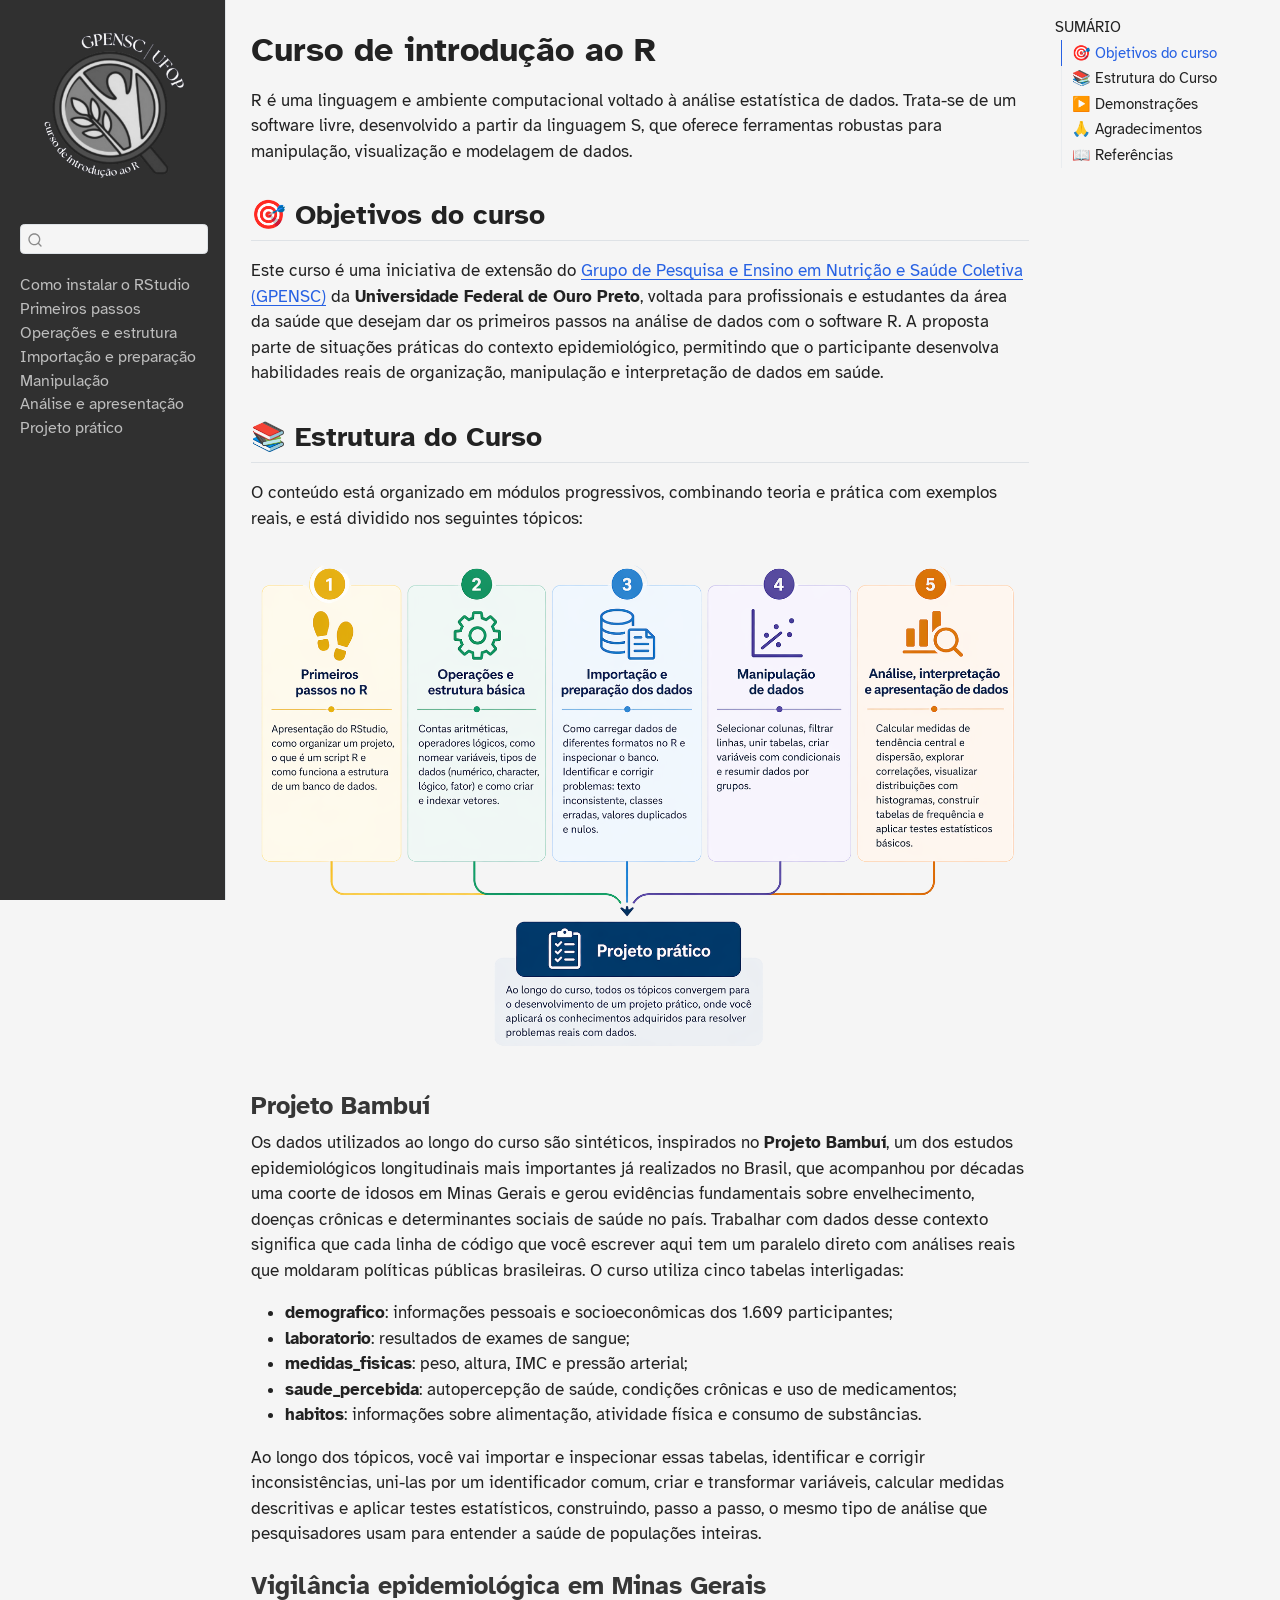
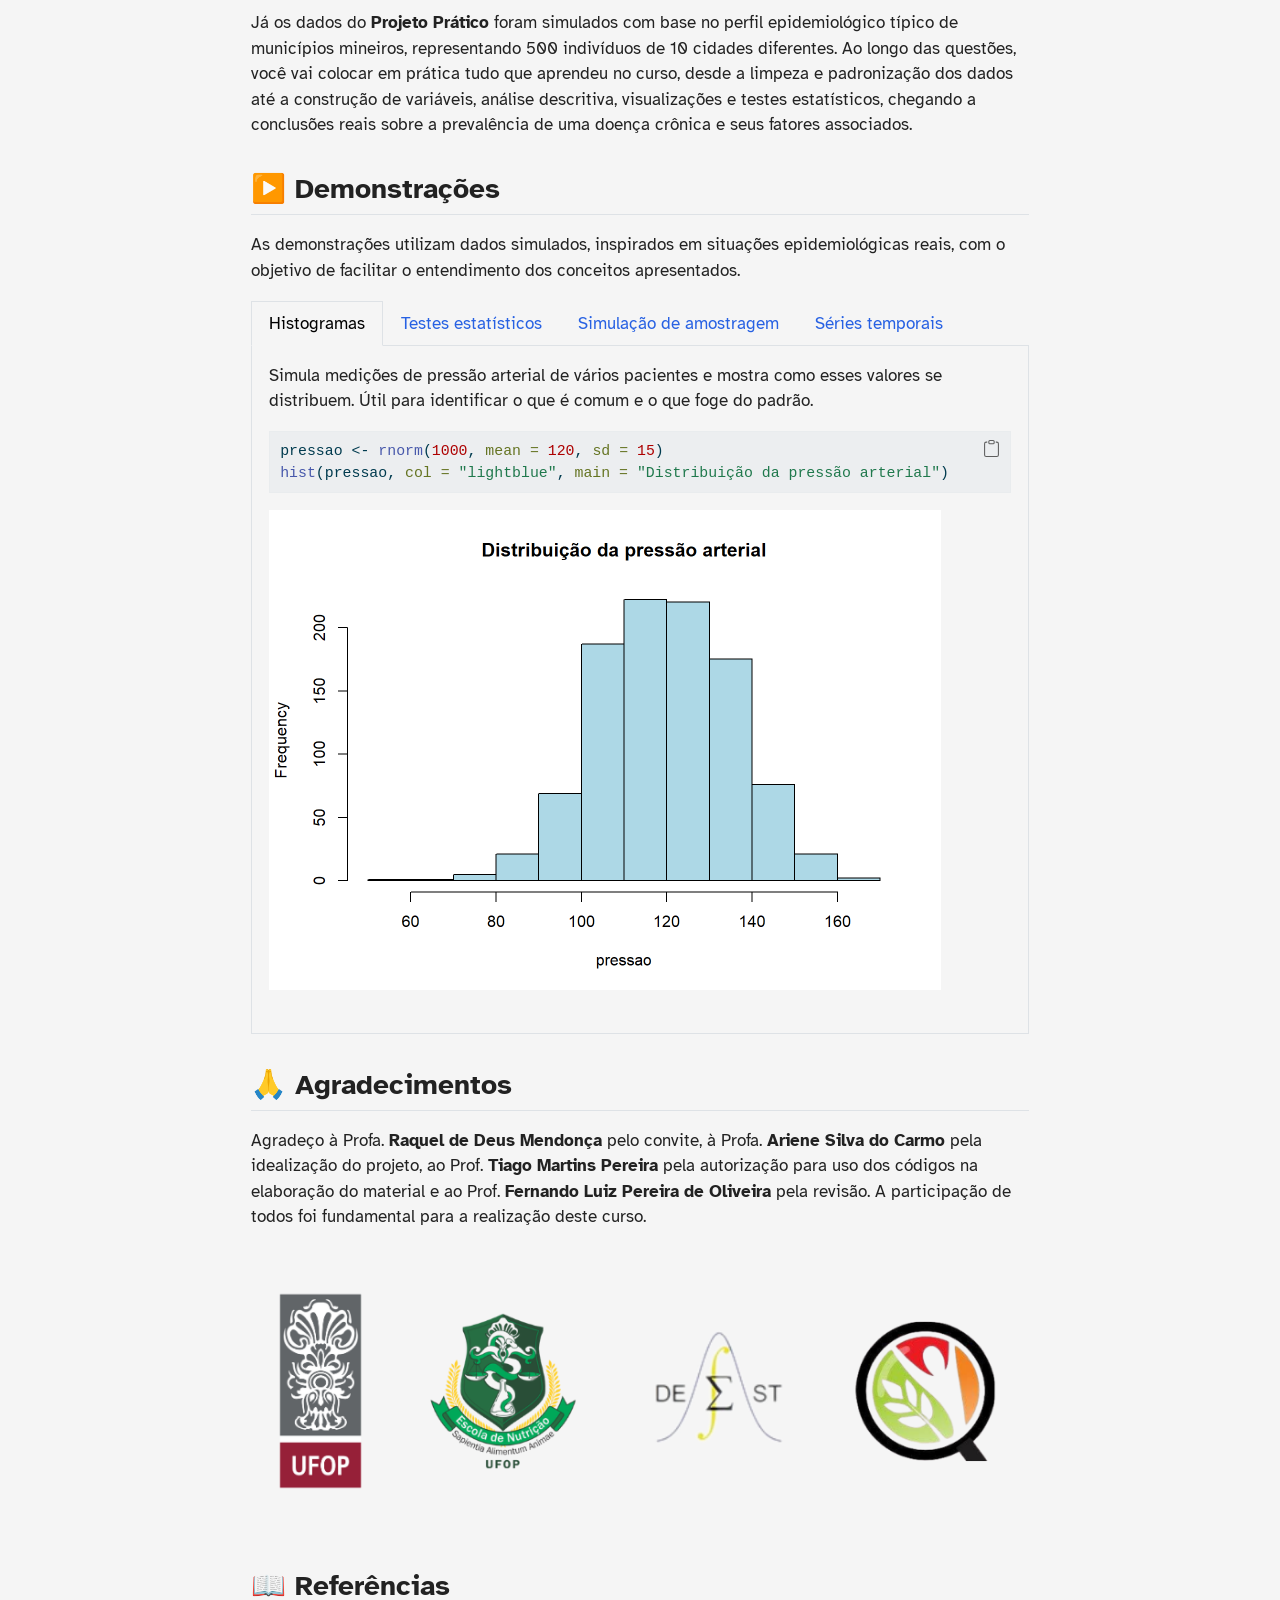
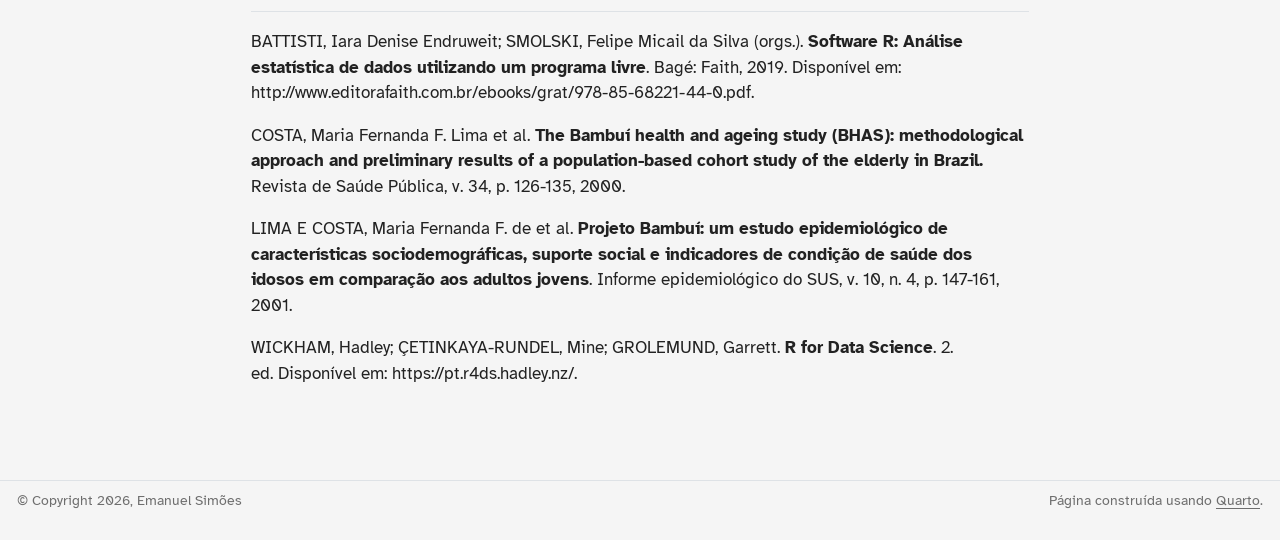
<file: docs/index.html>
<!DOCTYPE html>
<html xmlns="http://www.w3.org/1999/xhtml" lang="pt-BR" xml:lang="pt-BR"><head>

<meta charset="utf-8">
<meta name="generator" content="quarto-1.9.37">

<meta name="viewport" content="width=device-width, initial-scale=1.0, user-scalable=yes">


<title>Curso de introdução ao R – GPENSC | UFOP</title>
<style>
/* Default styles provided by pandoc.
** See https://pandoc.org/MANUAL.html#variables-for-html for config info.
*/
code{white-space: pre-wrap;}
span.smallcaps{font-variant: small-caps;}
div.columns{display: flex; gap: min(4vw, 1.5em);}
div.column{flex: auto; overflow-x: auto;}
div.hanging-indent{margin-left: 1.5em; text-indent: -1.5em;}
ul.task-list{list-style: none;}
ul.task-list li input[type="checkbox"] {
  width: 0.8em;
  margin: 0 0.8em 0.2em -1em; /* quarto-specific, see https://github.com/quarto-dev/quarto-cli/issues/4556 */ 
  vertical-align: middle;
}
/* CSS for syntax highlighting */
html { -webkit-text-size-adjust: 100%; }
pre > code.sourceCode { white-space: pre; position: relative; }
pre > code.sourceCode > span { display: inline-block; line-height: 1.25; }
pre > code.sourceCode > span:empty { height: 1.2em; }
.sourceCode { overflow: visible; }
code.sourceCode > span { color: inherit; text-decoration: inherit; }
div.sourceCode { margin: 1em 0; }
pre.sourceCode { margin: 0; }
@media screen {
div.sourceCode { overflow: auto; }
}
@media print {
pre > code.sourceCode { white-space: pre-wrap; }
pre > code.sourceCode > span { text-indent: -5em; padding-left: 5em; }
}
pre.numberSource code
  { counter-reset: source-line 0; }
pre.numberSource code > span
  { position: relative; left: -4em; counter-increment: source-line; }
pre.numberSource code > span > a:first-child::before
  { content: counter(source-line);
    position: relative; left: -1em; text-align: right; vertical-align: baseline;
    border: none; display: inline-block;
    -webkit-touch-callout: none; -webkit-user-select: none;
    -khtml-user-select: none; -moz-user-select: none;
    -ms-user-select: none; user-select: none;
    padding: 0 4px; width: 4em;
  }
pre.numberSource { margin-left: 3em;  padding-left: 4px; }
div.sourceCode
  {   }
@media screen {
pre > code.sourceCode > span > a:first-child::before { text-decoration: underline; }
}
</style>


<script src="site_libs/quarto-nav/quarto-nav.js"></script>
<script src="site_libs/clipboard/clipboard.min.js"></script>
<script src="site_libs/quarto-search/autocomplete.umd.js"></script>
<script src="site_libs/quarto-search/fuse.min.js"></script>
<script src="site_libs/quarto-search/quarto-search.js"></script>
<meta name="quarto:offset" content="./">
<link href="./images/logo2.png" rel="icon" type="image/png">
<script src="site_libs/quarto-html/quarto.js" type="module"></script>
<script src="site_libs/quarto-html/tabsets/tabsets.js" type="module"></script>
<script src="site_libs/quarto-html/popper.min.js"></script>
<script src="site_libs/quarto-html/tippy.umd.min.js"></script>
<script src="site_libs/quarto-html/anchor.min.js"></script>
<link href="site_libs/quarto-html/tippy.css" rel="stylesheet">
<link href="site_libs/quarto-html/quarto-syntax-highlighting-7f8f88aac4f3542376d5c11b86a4c14d.css" rel="stylesheet" id="quarto-text-highlighting-styles">
<script src="site_libs/bootstrap/bootstrap.min.js"></script>
<link href="site_libs/bootstrap/bootstrap-icons.css" rel="stylesheet">
<link href="site_libs/bootstrap/bootstrap-d4edce2fe595ef9b535bb5642147f9f0.min.css" rel="stylesheet" append-hash="true" id="quarto-bootstrap" data-mode="light">
<script id="quarto-search-options" type="application/json">{
  "location": "sidebar",
  "copy-button": false,
  "collapse-after": 3,
  "panel-placement": "start",
  "type": "textbox",
  "limit": 50,
  "keyboard-shortcut": [
    "f",
    "/",
    "s"
  ],
  "show-item-context": false,
  "language": {
    "search-no-results-text": "Nenhum resultado",
    "search-matching-documents-text": "documentos correspondentes",
    "search-copy-link-title": "Copiar link para a busca",
    "search-hide-matches-text": "Esconder correspondências adicionais",
    "search-more-match-text": "mais correspondência neste documento",
    "search-more-matches-text": "mais correspondências neste documento",
    "search-clear-button-title": "Limpar",
    "search-text-placeholder": "",
    "search-detached-cancel-button-title": "Cancelar",
    "search-submit-button-title": "Enviar",
    "search-label": "Procurar"
  }
}</script>


<meta property="og:title" content="Curso de introdução ao R – GPENSC | UFOP">
<meta property="og:description" content="">
<meta property="og:image" content="images/estrutura.png">
<meta property="og:site_name" content="GPENSC | UFOP">
</head>

<body class="nav-sidebar docked quarto-light">

<div id="quarto-search-results"></div>
  <header id="quarto-header" class="headroom fixed-top">
  <nav class="quarto-secondary-nav">
    <div class="container-fluid d-flex">
      <button type="button" class="quarto-btn-toggle btn" data-bs-toggle="collapse" role="button" data-bs-target=".quarto-sidebar-collapse-item" aria-controls="quarto-sidebar" aria-expanded="false" aria-label="Alternar barra lateral" onclick="if (window.quartoToggleHeadroom) { window.quartoToggleHeadroom(); }">
        <i class="bi bi-layout-text-sidebar-reverse"></i>
      </button>
        <nav class="quarto-page-breadcrumbs" aria-label="breadcrumb"><ol class="breadcrumb"><li class="breadcrumb-item">Curso de introdução ao R</li></ol></nav>
        <a class="flex-grow-1" role="navigation" data-bs-toggle="collapse" data-bs-target=".quarto-sidebar-collapse-item" aria-controls="quarto-sidebar" aria-expanded="false" aria-label="Alternar barra lateral" onclick="if (window.quartoToggleHeadroom) { window.quartoToggleHeadroom(); }">      
        </a>
      <button type="button" class="btn quarto-search-button" aria-label="Procurar" onclick="window.quartoOpenSearch();">
        <i class="bi bi-search"></i>
      </button>
    </div>
  </nav>
</header>
<!-- content -->
<div id="quarto-content" class="quarto-container page-columns page-rows-contents page-layout-article">
<!-- sidebar -->
  <nav id="quarto-sidebar" class="sidebar collapse collapse-horizontal quarto-sidebar-collapse-item sidebar-navigation docked overflow-auto">
    <div class="pt-lg-2 mt-2 text-center sidebar-header">
      <a href="./index.html" class="sidebar-logo-link">
      <img src="./images/logo2.png" alt="" class="sidebar-logo light-content py-0 d-lg-inline d-none">
      <img src="./images/logo2.png" alt="" class="sidebar-logo dark-content py-0 d-lg-inline d-none">
      </a>
      </div>
        <div class="mt-2 flex-shrink-0 align-items-center">
        <div class="sidebar-search">
        <div id="quarto-search" class="" title="Procurar"></div>
        </div>
        </div>
    <div class="sidebar-menu-container"> 
    <ul class="list-unstyled mt-1">
        <li class="sidebar-item">
  <div class="sidebar-item-container"> 
  <a href="./0.html" class="sidebar-item-text sidebar-link">
 <span class="menu-text">Como instalar o RStudio</span></a>
  </div>
</li>
        <li class="sidebar-item">
  <div class="sidebar-item-container"> 
  <a href="./1.html" class="sidebar-item-text sidebar-link">
 <span class="menu-text">Primeiros passos</span></a>
  </div>
</li>
        <li class="sidebar-item">
  <div class="sidebar-item-container"> 
  <a href="./2.html" class="sidebar-item-text sidebar-link">
 <span class="menu-text">Operações e estrutura</span></a>
  </div>
</li>
        <li class="sidebar-item">
  <div class="sidebar-item-container"> 
  <a href="./3.html" class="sidebar-item-text sidebar-link">
 <span class="menu-text">Importação e preparação</span></a>
  </div>
</li>
        <li class="sidebar-item">
  <div class="sidebar-item-container"> 
  <a href="./4.html" class="sidebar-item-text sidebar-link">
 <span class="menu-text">Manipulação</span></a>
  </div>
</li>
        <li class="sidebar-item">
  <div class="sidebar-item-container"> 
  <a href="./5.html" class="sidebar-item-text sidebar-link">
 <span class="menu-text">Análise e apresentação</span></a>
  </div>
</li>
        <li class="sidebar-item">
  <div class="sidebar-item-container"> 
  <a href="./projeto-pratico.html" class="sidebar-item-text sidebar-link">
 <span class="menu-text">Projeto prático</span></a>
  </div>
</li>
    </ul>
    </div>
</nav>
<div id="quarto-sidebar-glass" class="quarto-sidebar-collapse-item" data-bs-toggle="collapse" data-bs-target=".quarto-sidebar-collapse-item"></div>
<!-- margin-sidebar -->
    <div id="quarto-margin-sidebar" class="sidebar margin-sidebar">
        <nav id="TOC" role="doc-toc" class="toc-active">
    <h2 id="toc-title">SUMÁRIO</h2>
   
  <ul>
  <li><a href="#objetivos-do-curso" id="toc-objetivos-do-curso" class="nav-link active" data-scroll-target="#objetivos-do-curso">🎯 Objetivos do curso</a></li>
  <li><a href="#estrutura-do-curso" id="toc-estrutura-do-curso" class="nav-link" data-scroll-target="#estrutura-do-curso">📚 Estrutura do Curso</a>
  <ul class="collapse">
  <li><a href="#projeto-bambuí" id="toc-projeto-bambuí" class="nav-link" data-scroll-target="#projeto-bambuí">Projeto Bambuí</a></li>
  <li><a href="#vigilância-epidemiológica-em-minas-gerais" id="toc-vigilância-epidemiológica-em-minas-gerais" class="nav-link" data-scroll-target="#vigilância-epidemiológica-em-minas-gerais">Vigilância epidemiológica em Minas Gerais</a></li>
  </ul></li>
  <li><a href="#demonstrações" id="toc-demonstrações" class="nav-link" data-scroll-target="#demonstrações">▶️ Demonstrações</a></li>
  <li><a href="#agradecimentos" id="toc-agradecimentos" class="nav-link" data-scroll-target="#agradecimentos">🙏 Agradecimentos</a></li>
  <li><a href="#referências" id="toc-referências" class="nav-link" data-scroll-target="#referências">📖 Referências</a></li>
  </ul>
</nav>
    </div>
<!-- main -->
<main class="content" id="quarto-document-content">

<header id="title-block-header" class="quarto-title-block default">
<div class="quarto-title">
<h1 class="title">Curso de introdução ao R</h1>
</div>



<div class="quarto-title-meta">

    
  
    
  </div>
  


</header>


<p>R é uma linguagem e ambiente computacional voltado à análise estatística de dados. Trata-se de um software livre, desenvolvido a partir da linguagem S, que oferece ferramentas robustas para manipulação, visualização e modelagem de dados.</p>
<section id="objetivos-do-curso" class="level2">
<h2 class="anchored" data-anchor-id="objetivos-do-curso">🎯 Objetivos do curso</h2>
<p>Este curso é uma iniciativa de extensão do <a href="https://www.instagram.com/gpenscufop/">Grupo de Pesquisa e Ensino em Nutrição e Saúde Coletiva (GPENSC)</a> da <strong>Universidade Federal de Ouro Preto</strong>, voltada para profissionais e estudantes da área da saúde que desejam dar os primeiros passos na análise de dados com o software R. A proposta parte de situações práticas do contexto epidemiológico, permitindo que o participante desenvolva habilidades reais de organização, manipulação e interpretação de dados em saúde.</p>
</section>
<section id="estrutura-do-curso" class="level2">
<h2 class="anchored" data-anchor-id="estrutura-do-curso">📚 Estrutura do Curso</h2>
<p>O conteúdo está organizado em módulos progressivos, combinando teoria e prática com exemplos reais, e está dividido nos seguintes tópicos:</p>
<p><img src="images/estrutura.png" class="img-fluid"></p>
<section id="projeto-bambuí" class="level3">
<h3 class="anchored" data-anchor-id="projeto-bambuí">Projeto Bambuí</h3>
<p>Os dados utilizados ao longo do curso são sintéticos, inspirados no <strong>Projeto Bambuí</strong>, um dos estudos epidemiológicos longitudinais mais importantes já realizados no Brasil, que acompanhou por décadas uma coorte de idosos em Minas Gerais e gerou evidências fundamentais sobre envelhecimento, doenças crônicas e determinantes sociais de saúde no país. Trabalhar com dados desse contexto significa que cada linha de código que você escrever aqui tem um paralelo direto com análises reais que moldaram políticas públicas brasileiras. O curso utiliza cinco tabelas interligadas:</p>
<ul>
<li><strong>demografico</strong>: informações pessoais e socioeconômicas dos 1.609 participantes;</li>
<li><strong>laboratorio</strong>: resultados de exames de sangue;</li>
<li><strong>medidas_fisicas</strong>: peso, altura, IMC e pressão arterial;</li>
<li><strong>saude_percebida</strong>: autopercepção de saúde, condições crônicas e uso de medicamentos;</li>
<li><strong>habitos</strong>: informações sobre alimentação, atividade física e consumo de substâncias.</li>
</ul>
<p>Ao longo dos tópicos, você vai importar e inspecionar essas tabelas, identificar e corrigir inconsistências, uni-las por um identificador comum, criar e transformar variáveis, calcular medidas descritivas e aplicar testes estatísticos, construindo, passo a passo, o mesmo tipo de análise que pesquisadores usam para entender a saúde de populações inteiras.</p>
</section>
<section id="vigilância-epidemiológica-em-minas-gerais" class="level3">
<h3 class="anchored" data-anchor-id="vigilância-epidemiológica-em-minas-gerais">Vigilância epidemiológica em Minas Gerais</h3>
<p>Já os dados do <strong>Projeto Prático</strong> foram simulados com base no perfil epidemiológico típico de municípios mineiros, representando 500 indivíduos de 10 cidades diferentes. Ao longo das questões, você vai colocar em prática tudo que aprendeu no curso, desde a limpeza e padronização dos dados até a construção de variáveis, análise descritiva, visualizações e testes estatísticos, chegando a conclusões reais sobre a prevalência de uma doença crônica e seus fatores associados.</p>
</section>
</section>
<section id="demonstrações" class="level2">
<h2 class="anchored" data-anchor-id="demonstrações">▶️ Demonstrações</h2>
<p>As demonstrações utilizam dados simulados, inspirados em situações epidemiológicas reais, com o objetivo de facilitar o entendimento dos conceitos apresentados.</p>
<div class="tabset-margin-container"></div><div class="panel-tabset">
<ul class="nav nav-tabs" role="tablist"><li class="nav-item" role="presentation"><a class="nav-link active" id="tabset-1-1-tab" data-bs-toggle="tab" data-bs-target="#tabset-1-1" role="tab" aria-controls="tabset-1-1" aria-selected="true" href="">Histogramas</a></li><li class="nav-item" role="presentation"><a class="nav-link" id="tabset-1-2-tab" data-bs-toggle="tab" data-bs-target="#tabset-1-2" role="tab" aria-controls="tabset-1-2" aria-selected="false" href="">Testes estatísticos</a></li><li class="nav-item" role="presentation"><a class="nav-link" id="tabset-1-3-tab" data-bs-toggle="tab" data-bs-target="#tabset-1-3" role="tab" aria-controls="tabset-1-3" aria-selected="false" href="">Simulação de amostragem</a></li><li class="nav-item" role="presentation"><a class="nav-link" id="tabset-1-4-tab" data-bs-toggle="tab" data-bs-target="#tabset-1-4" role="tab" aria-controls="tabset-1-4" aria-selected="false" href="">Séries temporais</a></li></ul>
<div class="tab-content">
<div id="tabset-1-1" class="tab-pane active" role="tabpanel" aria-labelledby="tabset-1-1-tab">
<p>Simula medições de pressão arterial de vários pacientes e mostra como esses valores se distribuem. Útil para identificar o que é comum e o que foge do padrão.</p>
<div class="cell">
<div class="code-copy-outer-scaffold"><div class="sourceCode cell-code" id="cb1"><pre class="sourceCode r code-with-copy"><code class="sourceCode r"><span id="cb1-1"><a href="#cb1-1" aria-hidden="true" tabindex="-1"></a>pressao <span class="ot">&lt;-</span> <span class="fu">rnorm</span>(<span class="dv">1000</span>, <span class="at">mean =</span> <span class="dv">120</span>, <span class="at">sd =</span> <span class="dv">15</span>)</span>
<span id="cb1-2"><a href="#cb1-2" aria-hidden="true" tabindex="-1"></a><span class="fu">hist</span>(pressao, <span class="at">col =</span> <span class="st">"lightblue"</span>, <span class="at">main =</span> <span class="st">"Distribuição da pressão arterial"</span>)</span></code></pre></div><button title="Copiar para a área de transferência" class="code-copy-button"><i class="bi"></i></button></div>
<div class="cell-output-display">
<div>
<figure class="figure">
<p><img src="index_files/figure-html/unnamed-chunk-1-1.png" class="img-fluid figure-img" width="672"></p>
</figure>
</div>
</div>
</div>
</div>
<div id="tabset-1-2" class="tab-pane" role="tabpanel" aria-labelledby="tabset-1-2-tab">
<p>Compara níveis de glicemia entre dois grupos (por exemplo, com e sem intervenção) e verifica se a diferença observada pode ser considerada real.</p>
<div class="cell">
<div class="code-copy-outer-scaffold"><div class="sourceCode cell-code" id="cb2"><pre class="sourceCode r code-with-copy"><code class="sourceCode r"><span id="cb2-1"><a href="#cb2-1" aria-hidden="true" tabindex="-1"></a>dados <span class="ot">&lt;-</span> <span class="fu">data.frame</span>(</span>
<span id="cb2-2"><a href="#cb2-2" aria-hidden="true" tabindex="-1"></a>  <span class="at">grupo =</span> <span class="fu">rep</span>(<span class="fu">c</span>(<span class="st">"Controle"</span>, <span class="st">"Tratamento"</span>), <span class="at">each =</span> <span class="dv">50</span>),</span>
<span id="cb2-3"><a href="#cb2-3" aria-hidden="true" tabindex="-1"></a>  <span class="at">glicemia =</span> <span class="fu">rnorm</span>(<span class="dv">100</span>, <span class="at">mean =</span> <span class="fu">rep</span>(<span class="fu">c</span>(<span class="dv">100</span>, <span class="dv">90</span>), <span class="at">each =</span> <span class="dv">50</span>))</span>
<span id="cb2-4"><a href="#cb2-4" aria-hidden="true" tabindex="-1"></a>)</span>
<span id="cb2-5"><a href="#cb2-5" aria-hidden="true" tabindex="-1"></a></span>
<span id="cb2-6"><a href="#cb2-6" aria-hidden="true" tabindex="-1"></a><span class="fu">t.test</span>(glicemia <span class="sc">~</span> grupo, <span class="at">data =</span> dados)</span></code></pre></div><button title="Copiar para a área de transferência" class="code-copy-button"><i class="bi"></i></button></div>
<div class="cell-output cell-output-stdout">
<pre><code>
    Welch Two Sample t-test

data:  glicemia by grupo
t = 53.621, df = 96.329, p-value &lt; 2.2e-16
alternative hypothesis: true difference in means between group Controle and group Tratamento is not equal to 0
95 percent confidence interval:
 10.01578 10.78581
sample estimates:
  mean in group Controle mean in group Tratamento 
                100.2009                  89.8001 </code></pre>
</div>
</div>
</div>
<div id="tabset-1-3" class="tab-pane" role="tabpanel" aria-labelledby="tabset-1-3-tab">
<p>Simula 5 coletas diferentes de pacientes e calcula a média de cada uma, mostrando como os resultados podem variar entre amostras, mesmo em condições semelhantes.</p>
<div class="cell">
<div class="code-copy-outer-scaffold"><div class="sourceCode cell-code" id="cb4"><pre class="sourceCode r code-with-copy"><code class="sourceCode r"><span id="cb4-1"><a href="#cb4-1" aria-hidden="true" tabindex="-1"></a>medias <span class="ot">&lt;-</span> <span class="fu">numeric</span>(<span class="dv">5</span>)</span>
<span id="cb4-2"><a href="#cb4-2" aria-hidden="true" tabindex="-1"></a></span>
<span id="cb4-3"><a href="#cb4-3" aria-hidden="true" tabindex="-1"></a><span class="cf">for</span>(i <span class="cf">in</span> <span class="dv">1</span><span class="sc">:</span><span class="dv">5</span>){</span>
<span id="cb4-4"><a href="#cb4-4" aria-hidden="true" tabindex="-1"></a>  medias[i] <span class="ot">&lt;-</span> <span class="fu">mean</span>(<span class="fu">rnorm</span>(<span class="dv">100</span>, <span class="at">mean =</span> <span class="dv">100</span>))</span>
<span id="cb4-5"><a href="#cb4-5" aria-hidden="true" tabindex="-1"></a>}</span>
<span id="cb4-6"><a href="#cb4-6" aria-hidden="true" tabindex="-1"></a></span>
<span id="cb4-7"><a href="#cb4-7" aria-hidden="true" tabindex="-1"></a>medias</span></code></pre></div><button title="Copiar para a área de transferência" class="code-copy-button"><i class="bi"></i></button></div>
<div class="cell-output cell-output-stdout">
<pre><code>[1]  99.83928  99.90073 100.12175 100.18552  99.91881</code></pre>
</div>
</div>
</div>
<div id="tabset-1-4" class="tab-pane" role="tabpanel" aria-labelledby="tabset-1-4-tab">
<p>Representa a evolução de casos ao longo do tempo, ajudando a visualizar tendências de crescimento em um acompanhamento epidemiológico.</p>
<div class="cell">
<div class="code-copy-outer-scaffold"><div class="sourceCode cell-code" id="cb6"><pre class="sourceCode r code-with-copy"><code class="sourceCode r"><span id="cb6-1"><a href="#cb6-1" aria-hidden="true" tabindex="-1"></a>dias <span class="ot">&lt;-</span> <span class="dv">1</span><span class="sc">:</span><span class="dv">10</span></span>
<span id="cb6-2"><a href="#cb6-2" aria-hidden="true" tabindex="-1"></a>casos <span class="ot">&lt;-</span> dias<span class="sc">^</span><span class="dv">2</span></span>
<span id="cb6-3"><a href="#cb6-3" aria-hidden="true" tabindex="-1"></a><span class="fu">plot</span>(dias, casos, <span class="at">type =</span> <span class="st">"b"</span>)</span></code></pre></div><button title="Copiar para a área de transferência" class="code-copy-button"><i class="bi"></i></button></div>
<div class="cell-output-display">
<div>
<figure class="figure">
<p><img src="index_files/figure-html/unnamed-chunk-4-1.png" class="img-fluid figure-img" width="672"></p>
</figure>
</div>
</div>
</div>
</div>
</div>
</div>
</section>
<section id="agradecimentos" class="level2">
<h2 class="anchored" data-anchor-id="agradecimentos">🙏 Agradecimentos</h2>
<p>Agradeço à Profa. <strong>Raquel de Deus Mendonça</strong> pelo convite, à Profa. <strong>Ariene Silva do Carmo</strong> pela idealização do projeto, ao Prof.&nbsp;<strong>Tiago Martins Pereira</strong> pela autorização para uso dos códigos na elaboração do material e ao Prof.&nbsp;<strong>Fernando Luiz Pereira de Oliveira</strong> pela revisão. A participação de todos foi fundamental para a realização deste curso.</p>
<p><img src="images/orgaos.png" class="img-fluid"></p>
</section>
<section id="referências" class="level2">
<h2 class="anchored" data-anchor-id="referências">📖 Referências</h2>
<p>BATTISTI, Iara Denise Endruweit; SMOLSKI, Felipe Micail da Silva (orgs.). <strong>Software R: Análise estatística de dados utilizando um programa livre</strong>. Bagé: Faith, 2019. Disponível em: http://www.editorafaith.com.br/ebooks/grat/978-85-68221-44-0.pdf.</p>
<p>COSTA, Maria Fernanda F. Lima et al.&nbsp;<strong>The Bambuí health and ageing study (BHAS): methodological approach and preliminary results of a population-based cohort study of the elderly in Brazil.</strong> Revista de Saúde Pública, v. 34, p.&nbsp;126-135, 2000.</p>
<p>LIMA E COSTA, Maria Fernanda F. de et al.&nbsp;<strong>Projeto Bambuí: um estudo epidemiológico de características sociodemográficas, suporte social e indicadores de condição de saúde dos idosos em comparação aos adultos jovens</strong>. Informe epidemiológico do SUS, v. 10, n.&nbsp;4, p.&nbsp;147-161, 2001.</p>
<p>WICKHAM, Hadley; ÇETINKAYA-RUNDEL, Mine; GROLEMUND, Garrett. <strong>R for Data Science</strong>. 2. ed.&nbsp;Disponível em: https://pt.r4ds.hadley.nz/.</p>


</section>

</main> <!-- /main -->
<script id="quarto-html-after-body" type="application/javascript">
  window.document.addEventListener("DOMContentLoaded", function (event) {
    const icon = "";
    const anchorJS = new window.AnchorJS();
    anchorJS.options = {
      placement: 'right',
      icon: icon
    };
    anchorJS.add('.anchored');
    const isCodeAnnotation = (el) => {
      for (const clz of el.classList) {
        if (clz.startsWith('code-annotation-')) {                     
          return true;
        }
      }
      return false;
    }
    const onCopySuccess = function(e) {
      // button target
      const button = e.trigger;
      // don't keep focus
      button.blur();
      // flash "checked"
      button.classList.add('code-copy-button-checked');
      var currentTitle = button.getAttribute("title");
      button.setAttribute("title", "Copiada");
      let tooltip;
      if (window.bootstrap) {
        button.setAttribute("data-bs-toggle", "tooltip");
        button.setAttribute("data-bs-placement", "left");
        button.setAttribute("data-bs-title", "Copiada");
        tooltip = new bootstrap.Tooltip(button, 
          { trigger: "manual", 
            customClass: "code-copy-button-tooltip",
            offset: [0, -8]});
        tooltip.show();    
      }
      setTimeout(function() {
        if (tooltip) {
          tooltip.hide();
          button.removeAttribute("data-bs-title");
          button.removeAttribute("data-bs-toggle");
          button.removeAttribute("data-bs-placement");
        }
        button.setAttribute("title", currentTitle);
        button.classList.remove('code-copy-button-checked');
      }, 1000);
      // clear code selection
      e.clearSelection();
    }
    const getTextToCopy = function(trigger) {
      const outerScaffold = trigger.parentElement.cloneNode(true);
      const codeEl = outerScaffold.querySelector('code');
      for (const childEl of codeEl.children) {
        if (isCodeAnnotation(childEl)) {
          childEl.remove();
        }
      }
      return codeEl.innerText;
    }
    const clipboard = new window.ClipboardJS('.code-copy-button:not([data-in-quarto-modal])', {
      text: getTextToCopy
    });
    clipboard.on('success', onCopySuccess);
    if (window.document.getElementById('quarto-embedded-source-code-modal')) {
      const clipboardModal = new window.ClipboardJS('.code-copy-button[data-in-quarto-modal]', {
        text: getTextToCopy,
        container: window.document.getElementById('quarto-embedded-source-code-modal')
      });
      clipboardModal.on('success', onCopySuccess);
    }
      var localhostRegex = new RegExp(/^(?:http|https):\/\/localhost\:?[0-9]*\//);
      var mailtoRegex = new RegExp(/^mailto:/);
        var filterRegex = new RegExp('/' + window.location.host + '/');
      var isInternal = (href) => {
          return filterRegex.test(href) || localhostRegex.test(href) || mailtoRegex.test(href);
      }
      // Inspect non-navigation links and adorn them if external
     var links = window.document.querySelectorAll('a[href]:not(.nav-link):not(.navbar-brand):not(.toc-action):not(.sidebar-link):not(.sidebar-item-toggle):not(.pagination-link):not(.no-external):not([aria-hidden]):not(.dropdown-item):not(.quarto-navigation-tool):not(.about-link)');
      for (var i=0; i<links.length; i++) {
        const link = links[i];
        if (!isInternal(link.href)) {
          // undo the damage that might have been done by quarto-nav.js in the case of
          // links that we want to consider external
          if (link.dataset.originalHref !== undefined) {
            link.href = link.dataset.originalHref;
          }
        }
      }
    function tippyHover(el, contentFn, onTriggerFn, onUntriggerFn) {
      const config = {
        allowHTML: true,
        maxWidth: 500,
        delay: 100,
        arrow: false,
        appendTo: function(el) {
            return el.parentElement;
        },
        interactive: true,
        interactiveBorder: 10,
        theme: 'quarto',
        placement: 'bottom-start',
      };
      if (contentFn) {
        config.content = contentFn;
      }
      if (onTriggerFn) {
        config.onTrigger = onTriggerFn;
      }
      if (onUntriggerFn) {
        config.onUntrigger = onUntriggerFn;
      }
      window.tippy(el, config); 
    }
    const noterefs = window.document.querySelectorAll('a[role="doc-noteref"]');
    for (var i=0; i<noterefs.length; i++) {
      const ref = noterefs[i];
      tippyHover(ref, function() {
        // use id or data attribute instead here
        let href = ref.getAttribute('data-footnote-href') || ref.getAttribute('href');
        try { href = new URL(href).hash; } catch {}
        const id = href.replace(/^#\/?/, "");
        const note = window.document.getElementById(id);
        if (note) {
          return note.innerHTML;
        } else {
          return "";
        }
      });
    }
    const xrefs = window.document.querySelectorAll('a.quarto-xref');
    const processXRef = (id, note) => {
      // Strip column container classes
      const stripColumnClz = (el) => {
        el.classList.remove("page-full", "page-columns");
        if (el.children) {
          for (const child of el.children) {
            stripColumnClz(child);
          }
        }
      }
      stripColumnClz(note)
      if (id === null || id.startsWith('sec-')) {
        // Special case sections, only their first couple elements
        const container = document.createElement("div");
        if (note.children && note.children.length > 2) {
          container.appendChild(note.children[0].cloneNode(true));
          for (let i = 1; i < note.children.length; i++) {
            const child = note.children[i];
            if (child.tagName === "P" && child.innerText === "") {
              continue;
            } else {
              container.appendChild(child.cloneNode(true));
              break;
            }
          }
          if (window.Quarto?.typesetMath) {
            window.Quarto.typesetMath(container);
          }
          return container.innerHTML
        } else {
          if (window.Quarto?.typesetMath) {
            window.Quarto.typesetMath(note);
          }
          return note.innerHTML;
        }
      } else {
        // Remove any anchor links if they are present
        const anchorLink = note.querySelector('a.anchorjs-link');
        if (anchorLink) {
          anchorLink.remove();
        }
        if (window.Quarto?.typesetMath) {
          window.Quarto.typesetMath(note);
        }
        if (note.classList.contains("callout")) {
          return note.outerHTML;
        } else {
          return note.innerHTML;
        }
      }
    }
    for (var i=0; i<xrefs.length; i++) {
      const xref = xrefs[i];
      tippyHover(xref, undefined, function(instance) {
        instance.disable();
        let url = xref.getAttribute('href');
        let hash = undefined; 
        if (url.startsWith('#')) {
          hash = url;
        } else {
          try { hash = new URL(url).hash; } catch {}
        }
        if (hash) {
          const id = hash.replace(/^#\/?/, "");
          const note = window.document.getElementById(id);
          if (note !== null) {
            try {
              const html = processXRef(id, note.cloneNode(true));
              instance.setContent(html);
            } finally {
              instance.enable();
              instance.show();
            }
          } else {
            // See if we can fetch this
            fetch(url.split('#')[0])
            .then(res => res.text())
            .then(html => {
              const parser = new DOMParser();
              const htmlDoc = parser.parseFromString(html, "text/html");
              const note = htmlDoc.getElementById(id);
              if (note !== null) {
                const html = processXRef(id, note);
                instance.setContent(html);
              } 
            }).finally(() => {
              instance.enable();
              instance.show();
            });
          }
        } else {
          // See if we can fetch a full url (with no hash to target)
          // This is a special case and we should probably do some content thinning / targeting
          fetch(url)
          .then(res => res.text())
          .then(html => {
            const parser = new DOMParser();
            const htmlDoc = parser.parseFromString(html, "text/html");
            const note = htmlDoc.querySelector('main.content');
            if (note !== null) {
              // This should only happen for chapter cross references
              // (since there is no id in the URL)
              // remove the first header
              if (note.children.length > 0 && note.children[0].tagName === "HEADER") {
                note.children[0].remove();
              }
              const html = processXRef(null, note);
              instance.setContent(html);
            } 
          }).finally(() => {
            instance.enable();
            instance.show();
          });
        }
      }, function(instance) {
      });
    }
        let selectedAnnoteEl;
        const selectorForAnnotation = ( cell, annotation) => {
          let cellAttr = 'data-code-cell="' + cell + '"';
          let lineAttr = 'data-code-annotation="' +  annotation + '"';
          const selector = 'span[' + cellAttr + '][' + lineAttr + ']';
          return selector;
        }
        const selectCodeLines = (annoteEl) => {
          const doc = window.document;
          const targetCell = annoteEl.getAttribute("data-target-cell");
          const targetAnnotation = annoteEl.getAttribute("data-target-annotation");
          const annoteSpan = window.document.querySelector(selectorForAnnotation(targetCell, targetAnnotation));
          const lines = annoteSpan.getAttribute("data-code-lines").split(",");
          const lineIds = lines.map((line) => {
            return targetCell + "-" + line;
          })
          let top = null;
          let height = null;
          let parent = null;
          if (lineIds.length > 0) {
              //compute the position of the single el (top and bottom and make a div)
              const el = window.document.getElementById(lineIds[0]);
              top = el.offsetTop;
              height = el.offsetHeight;
              parent = el.parentElement.parentElement;
            if (lineIds.length > 1) {
              const lastEl = window.document.getElementById(lineIds[lineIds.length - 1]);
              const bottom = lastEl.offsetTop + lastEl.offsetHeight;
              height = bottom - top;
            }
            if (top !== null && height !== null && parent !== null) {
              // cook up a div (if necessary) and position it 
              let div = window.document.getElementById("code-annotation-line-highlight");
              if (div === null) {
                div = window.document.createElement("div");
                div.setAttribute("id", "code-annotation-line-highlight");
                div.style.position = 'absolute';
                parent.appendChild(div);
              }
              div.style.top = top - 2 + "px";
              div.style.height = height + 4 + "px";
              div.style.left = 0;
              let gutterDiv = window.document.getElementById("code-annotation-line-highlight-gutter");
              if (gutterDiv === null) {
                gutterDiv = window.document.createElement("div");
                gutterDiv.setAttribute("id", "code-annotation-line-highlight-gutter");
                gutterDiv.style.position = 'absolute';
                const codeCell = window.document.getElementById(targetCell);
                const gutter = codeCell.querySelector('.code-annotation-gutter');
                gutter.appendChild(gutterDiv);
              }
              gutterDiv.style.top = top - 2 + "px";
              gutterDiv.style.height = height + 4 + "px";
            }
            selectedAnnoteEl = annoteEl;
          }
        };
        const unselectCodeLines = () => {
          const elementsIds = ["code-annotation-line-highlight", "code-annotation-line-highlight-gutter"];
          elementsIds.forEach((elId) => {
            const div = window.document.getElementById(elId);
            if (div) {
              div.remove();
            }
          });
          selectedAnnoteEl = undefined;
        };
          // Handle positioning of the toggle
      window.addEventListener(
        "resize",
        throttle(() => {
          elRect = undefined;
          if (selectedAnnoteEl) {
            selectCodeLines(selectedAnnoteEl);
          }
        }, 10)
      );
      function throttle(fn, ms) {
      let throttle = false;
      let timer;
        return (...args) => {
          if(!throttle) { // first call gets through
              fn.apply(this, args);
              throttle = true;
          } else { // all the others get throttled
              if(timer) clearTimeout(timer); // cancel #2
              timer = setTimeout(() => {
                fn.apply(this, args);
                timer = throttle = false;
              }, ms);
          }
        };
      }
        // Attach click handler to the DT
        const annoteDls = window.document.querySelectorAll('dt[data-target-cell]');
        for (const annoteDlNode of annoteDls) {
          annoteDlNode.addEventListener('click', (event) => {
            const clickedEl = event.target;
            if (clickedEl !== selectedAnnoteEl) {
              unselectCodeLines();
              const activeEl = window.document.querySelector('dt[data-target-cell].code-annotation-active');
              if (activeEl) {
                activeEl.classList.remove('code-annotation-active');
              }
              selectCodeLines(clickedEl);
              clickedEl.classList.add('code-annotation-active');
            } else {
              // Unselect the line
              unselectCodeLines();
              clickedEl.classList.remove('code-annotation-active');
            }
          });
        }
    const findCites = (el) => {
      const parentEl = el.parentElement;
      if (parentEl) {
        const cites = parentEl.dataset.cites;
        if (cites) {
          return {
            el,
            cites: cites.split(' ')
          };
        } else {
          return findCites(el.parentElement)
        }
      } else {
        return undefined;
      }
    };
    var bibliorefs = window.document.querySelectorAll('a[role="doc-biblioref"]');
    for (var i=0; i<bibliorefs.length; i++) {
      const ref = bibliorefs[i];
      const citeInfo = findCites(ref);
      if (citeInfo) {
        tippyHover(citeInfo.el, function() {
          var popup = window.document.createElement('div');
          citeInfo.cites.forEach(function(cite) {
            var citeDiv = window.document.createElement('div');
            citeDiv.classList.add('hanging-indent');
            citeDiv.classList.add('csl-entry');
            var biblioDiv = window.document.getElementById('ref-' + cite);
            if (biblioDiv) {
              citeDiv.innerHTML = biblioDiv.innerHTML;
            }
            popup.appendChild(citeDiv);
          });
          return popup.innerHTML;
        });
      }
    }
  });
  </script>
</div> <!-- /content -->
<footer class="footer">
  <div class="nav-footer">
    <div class="nav-footer-left">
<p>© Copyright 2026, Emanuel Simões</p>
</div>   
    <div class="nav-footer-center">
      &nbsp;
    </div>
    <div class="nav-footer-right">
<p>Página construída usando <a href="https://quarto.org/">Quarto</a>.</p>
</div>
  </div>
</footer>




</body></html>
</file>
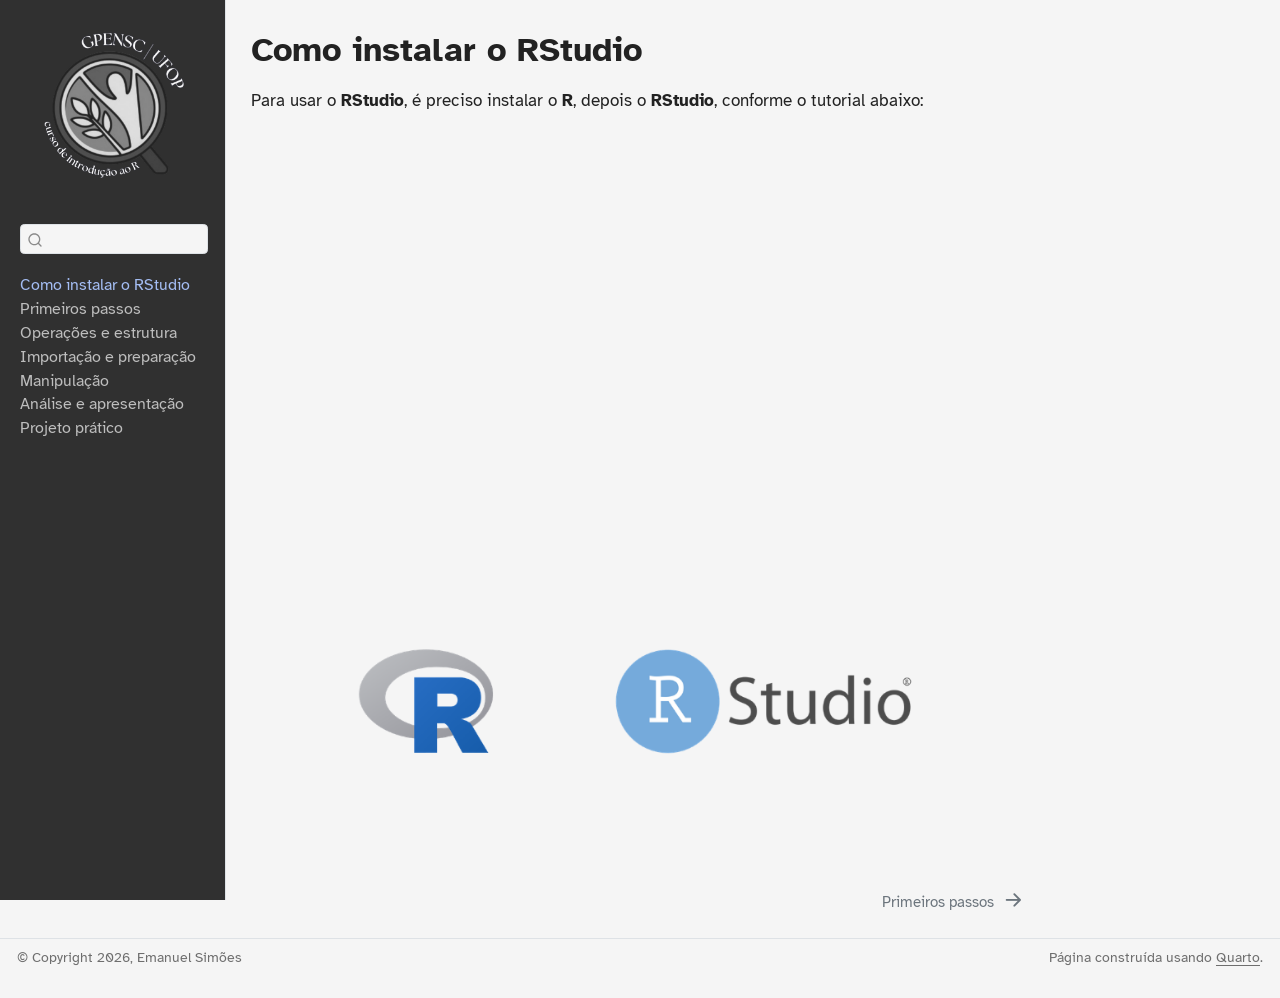
<file: docs/0.html>
<!DOCTYPE html>
<html xmlns="http://www.w3.org/1999/xhtml" lang="pt-BR" xml:lang="pt-BR"><head>

<meta charset="utf-8">
<meta name="generator" content="quarto-1.9.37">

<meta name="viewport" content="width=device-width, initial-scale=1.0, user-scalable=yes">


<title>Como instalar o RStudio – GPENSC | UFOP</title>
<style>
/* Default styles provided by pandoc.
** See https://pandoc.org/MANUAL.html#variables-for-html for config info.
*/
code{white-space: pre-wrap;}
span.smallcaps{font-variant: small-caps;}
div.columns{display: flex; gap: min(4vw, 1.5em);}
div.column{flex: auto; overflow-x: auto;}
div.hanging-indent{margin-left: 1.5em; text-indent: -1.5em;}
ul.task-list{list-style: none;}
ul.task-list li input[type="checkbox"] {
  width: 0.8em;
  margin: 0 0.8em 0.2em -1em; /* quarto-specific, see https://github.com/quarto-dev/quarto-cli/issues/4556 */ 
  vertical-align: middle;
}
</style>


<script src="site_libs/quarto-nav/quarto-nav.js"></script>
<script src="site_libs/clipboard/clipboard.min.js"></script>
<script src="site_libs/quarto-search/autocomplete.umd.js"></script>
<script src="site_libs/quarto-search/fuse.min.js"></script>
<script src="site_libs/quarto-search/quarto-search.js"></script>
<meta name="quarto:offset" content="./">
<link href="./1.html" rel="next">
<link href="./images/logo2.png" rel="icon" type="image/png">
<script src="site_libs/quarto-html/quarto.js" type="module"></script>
<script src="site_libs/quarto-html/tabsets/tabsets.js" type="module"></script>
<script src="site_libs/quarto-html/popper.min.js"></script>
<script src="site_libs/quarto-html/tippy.umd.min.js"></script>
<script src="site_libs/quarto-html/anchor.min.js"></script>
<link href="site_libs/quarto-html/tippy.css" rel="stylesheet">
<link href="site_libs/quarto-html/quarto-syntax-highlighting-7f8f88aac4f3542376d5c11b86a4c14d.css" rel="stylesheet" id="quarto-text-highlighting-styles">
<script src="site_libs/bootstrap/bootstrap.min.js"></script>
<link href="site_libs/bootstrap/bootstrap-icons.css" rel="stylesheet">
<link href="site_libs/bootstrap/bootstrap-d4edce2fe595ef9b535bb5642147f9f0.min.css" rel="stylesheet" append-hash="true" id="quarto-bootstrap" data-mode="light">
<script id="quarto-search-options" type="application/json">{
  "location": "sidebar",
  "copy-button": false,
  "collapse-after": 3,
  "panel-placement": "start",
  "type": "textbox",
  "limit": 50,
  "keyboard-shortcut": [
    "f",
    "/",
    "s"
  ],
  "show-item-context": false,
  "language": {
    "search-no-results-text": "Nenhum resultado",
    "search-matching-documents-text": "documentos correspondentes",
    "search-copy-link-title": "Copiar link para a busca",
    "search-hide-matches-text": "Esconder correspondências adicionais",
    "search-more-match-text": "mais correspondência neste documento",
    "search-more-matches-text": "mais correspondências neste documento",
    "search-clear-button-title": "Limpar",
    "search-text-placeholder": "",
    "search-detached-cancel-button-title": "Cancelar",
    "search-submit-button-title": "Enviar",
    "search-label": "Procurar"
  }
}</script>


<meta property="og:title" content="Como instalar o RStudio – GPENSC | UFOP">
<meta property="og:description" content="">
<meta property="og:image" content="images/R.png">
<meta property="og:site_name" content="GPENSC | UFOP">
</head>

<body class="nav-sidebar docked quarto-light">

<div id="quarto-search-results"></div>
  <header id="quarto-header" class="headroom fixed-top">
  <nav class="quarto-secondary-nav">
    <div class="container-fluid d-flex">
      <button type="button" class="quarto-btn-toggle btn" data-bs-toggle="collapse" role="button" data-bs-target=".quarto-sidebar-collapse-item" aria-controls="quarto-sidebar" aria-expanded="false" aria-label="Alternar barra lateral" onclick="if (window.quartoToggleHeadroom) { window.quartoToggleHeadroom(); }">
        <i class="bi bi-layout-text-sidebar-reverse"></i>
      </button>
        <nav class="quarto-page-breadcrumbs" aria-label="breadcrumb"><ol class="breadcrumb"><li class="breadcrumb-item"><a href="./0.html">Como instalar o RStudio</a></li></ol></nav>
        <a class="flex-grow-1" role="navigation" data-bs-toggle="collapse" data-bs-target=".quarto-sidebar-collapse-item" aria-controls="quarto-sidebar" aria-expanded="false" aria-label="Alternar barra lateral" onclick="if (window.quartoToggleHeadroom) { window.quartoToggleHeadroom(); }">      
        </a>
      <button type="button" class="btn quarto-search-button" aria-label="Procurar" onclick="window.quartoOpenSearch();">
        <i class="bi bi-search"></i>
      </button>
    </div>
  </nav>
</header>
<!-- content -->
<div id="quarto-content" class="quarto-container page-columns page-rows-contents page-layout-article">
<!-- sidebar -->
  <nav id="quarto-sidebar" class="sidebar collapse collapse-horizontal quarto-sidebar-collapse-item sidebar-navigation docked overflow-auto">
    <div class="pt-lg-2 mt-2 text-center sidebar-header">
      <a href="./index.html" class="sidebar-logo-link">
      <img src="./images/logo2.png" alt="" class="sidebar-logo light-content py-0 d-lg-inline d-none">
      <img src="./images/logo2.png" alt="" class="sidebar-logo dark-content py-0 d-lg-inline d-none">
      </a>
      </div>
        <div class="mt-2 flex-shrink-0 align-items-center">
        <div class="sidebar-search">
        <div id="quarto-search" class="" title="Procurar"></div>
        </div>
        </div>
    <div class="sidebar-menu-container"> 
    <ul class="list-unstyled mt-1">
        <li class="sidebar-item">
  <div class="sidebar-item-container"> 
  <a href="./0.html" class="sidebar-item-text sidebar-link active">
 <span class="menu-text">Como instalar o RStudio</span></a>
  </div>
</li>
        <li class="sidebar-item">
  <div class="sidebar-item-container"> 
  <a href="./1.html" class="sidebar-item-text sidebar-link">
 <span class="menu-text">Primeiros passos</span></a>
  </div>
</li>
        <li class="sidebar-item">
  <div class="sidebar-item-container"> 
  <a href="./2.html" class="sidebar-item-text sidebar-link">
 <span class="menu-text">Operações e estrutura</span></a>
  </div>
</li>
        <li class="sidebar-item">
  <div class="sidebar-item-container"> 
  <a href="./3.html" class="sidebar-item-text sidebar-link">
 <span class="menu-text">Importação e preparação</span></a>
  </div>
</li>
        <li class="sidebar-item">
  <div class="sidebar-item-container"> 
  <a href="./4.html" class="sidebar-item-text sidebar-link">
 <span class="menu-text">Manipulação</span></a>
  </div>
</li>
        <li class="sidebar-item">
  <div class="sidebar-item-container"> 
  <a href="./5.html" class="sidebar-item-text sidebar-link">
 <span class="menu-text">Análise e apresentação</span></a>
  </div>
</li>
        <li class="sidebar-item">
  <div class="sidebar-item-container"> 
  <a href="./projeto-pratico.html" class="sidebar-item-text sidebar-link">
 <span class="menu-text">Projeto prático</span></a>
  </div>
</li>
    </ul>
    </div>
</nav>
<div id="quarto-sidebar-glass" class="quarto-sidebar-collapse-item" data-bs-toggle="collapse" data-bs-target=".quarto-sidebar-collapse-item"></div>
<!-- margin-sidebar -->
    <div id="quarto-margin-sidebar" class="sidebar margin-sidebar zindex-bottom">
        
    </div>
<!-- main -->
<main class="content" id="quarto-document-content">

<header id="title-block-header" class="quarto-title-block default">
<div class="quarto-title">
<h1 class="title">Como instalar o RStudio</h1>
</div>



<div class="quarto-title-meta">

    
  
    
  </div>
  


</header>


<p>Para usar o <strong>RStudio</strong>, é preciso instalar o <strong>R</strong>, depois o <strong>RStudio</strong>, conforme o tutorial abaixo:</p>
<div class="quarto-video"><iframe data-external="1" src="https://www.youtube.com/embed/cwoKhB_e5cE" width="700" height="400" title="" frameborder="0" allow="accelerometer; autoplay; clipboard-write; encrypted-media; gyroscope; picture-in-picture" allowfullscreen=""></iframe></div>
<p><img src="images/R.png" class="img-fluid" width="700"></p>



</main> <!-- /main -->
<script id="quarto-html-after-body" type="application/javascript">
  window.document.addEventListener("DOMContentLoaded", function (event) {
    const icon = "";
    const anchorJS = new window.AnchorJS();
    anchorJS.options = {
      placement: 'right',
      icon: icon
    };
    anchorJS.add('.anchored');
    const isCodeAnnotation = (el) => {
      for (const clz of el.classList) {
        if (clz.startsWith('code-annotation-')) {                     
          return true;
        }
      }
      return false;
    }
    const onCopySuccess = function(e) {
      // button target
      const button = e.trigger;
      // don't keep focus
      button.blur();
      // flash "checked"
      button.classList.add('code-copy-button-checked');
      var currentTitle = button.getAttribute("title");
      button.setAttribute("title", "Copiada");
      let tooltip;
      if (window.bootstrap) {
        button.setAttribute("data-bs-toggle", "tooltip");
        button.setAttribute("data-bs-placement", "left");
        button.setAttribute("data-bs-title", "Copiada");
        tooltip = new bootstrap.Tooltip(button, 
          { trigger: "manual", 
            customClass: "code-copy-button-tooltip",
            offset: [0, -8]});
        tooltip.show();    
      }
      setTimeout(function() {
        if (tooltip) {
          tooltip.hide();
          button.removeAttribute("data-bs-title");
          button.removeAttribute("data-bs-toggle");
          button.removeAttribute("data-bs-placement");
        }
        button.setAttribute("title", currentTitle);
        button.classList.remove('code-copy-button-checked');
      }, 1000);
      // clear code selection
      e.clearSelection();
    }
    const getTextToCopy = function(trigger) {
      const outerScaffold = trigger.parentElement.cloneNode(true);
      const codeEl = outerScaffold.querySelector('code');
      for (const childEl of codeEl.children) {
        if (isCodeAnnotation(childEl)) {
          childEl.remove();
        }
      }
      return codeEl.innerText;
    }
    const clipboard = new window.ClipboardJS('.code-copy-button:not([data-in-quarto-modal])', {
      text: getTextToCopy
    });
    clipboard.on('success', onCopySuccess);
    if (window.document.getElementById('quarto-embedded-source-code-modal')) {
      const clipboardModal = new window.ClipboardJS('.code-copy-button[data-in-quarto-modal]', {
        text: getTextToCopy,
        container: window.document.getElementById('quarto-embedded-source-code-modal')
      });
      clipboardModal.on('success', onCopySuccess);
    }
      var localhostRegex = new RegExp(/^(?:http|https):\/\/localhost\:?[0-9]*\//);
      var mailtoRegex = new RegExp(/^mailto:/);
        var filterRegex = new RegExp('/' + window.location.host + '/');
      var isInternal = (href) => {
          return filterRegex.test(href) || localhostRegex.test(href) || mailtoRegex.test(href);
      }
      // Inspect non-navigation links and adorn them if external
     var links = window.document.querySelectorAll('a[href]:not(.nav-link):not(.navbar-brand):not(.toc-action):not(.sidebar-link):not(.sidebar-item-toggle):not(.pagination-link):not(.no-external):not([aria-hidden]):not(.dropdown-item):not(.quarto-navigation-tool):not(.about-link)');
      for (var i=0; i<links.length; i++) {
        const link = links[i];
        if (!isInternal(link.href)) {
          // undo the damage that might have been done by quarto-nav.js in the case of
          // links that we want to consider external
          if (link.dataset.originalHref !== undefined) {
            link.href = link.dataset.originalHref;
          }
        }
      }
    function tippyHover(el, contentFn, onTriggerFn, onUntriggerFn) {
      const config = {
        allowHTML: true,
        maxWidth: 500,
        delay: 100,
        arrow: false,
        appendTo: function(el) {
            return el.parentElement;
        },
        interactive: true,
        interactiveBorder: 10,
        theme: 'quarto',
        placement: 'bottom-start',
      };
      if (contentFn) {
        config.content = contentFn;
      }
      if (onTriggerFn) {
        config.onTrigger = onTriggerFn;
      }
      if (onUntriggerFn) {
        config.onUntrigger = onUntriggerFn;
      }
      window.tippy(el, config); 
    }
    const noterefs = window.document.querySelectorAll('a[role="doc-noteref"]');
    for (var i=0; i<noterefs.length; i++) {
      const ref = noterefs[i];
      tippyHover(ref, function() {
        // use id or data attribute instead here
        let href = ref.getAttribute('data-footnote-href') || ref.getAttribute('href');
        try { href = new URL(href).hash; } catch {}
        const id = href.replace(/^#\/?/, "");
        const note = window.document.getElementById(id);
        if (note) {
          return note.innerHTML;
        } else {
          return "";
        }
      });
    }
    const xrefs = window.document.querySelectorAll('a.quarto-xref');
    const processXRef = (id, note) => {
      // Strip column container classes
      const stripColumnClz = (el) => {
        el.classList.remove("page-full", "page-columns");
        if (el.children) {
          for (const child of el.children) {
            stripColumnClz(child);
          }
        }
      }
      stripColumnClz(note)
      if (id === null || id.startsWith('sec-')) {
        // Special case sections, only their first couple elements
        const container = document.createElement("div");
        if (note.children && note.children.length > 2) {
          container.appendChild(note.children[0].cloneNode(true));
          for (let i = 1; i < note.children.length; i++) {
            const child = note.children[i];
            if (child.tagName === "P" && child.innerText === "") {
              continue;
            } else {
              container.appendChild(child.cloneNode(true));
              break;
            }
          }
          if (window.Quarto?.typesetMath) {
            window.Quarto.typesetMath(container);
          }
          return container.innerHTML
        } else {
          if (window.Quarto?.typesetMath) {
            window.Quarto.typesetMath(note);
          }
          return note.innerHTML;
        }
      } else {
        // Remove any anchor links if they are present
        const anchorLink = note.querySelector('a.anchorjs-link');
        if (anchorLink) {
          anchorLink.remove();
        }
        if (window.Quarto?.typesetMath) {
          window.Quarto.typesetMath(note);
        }
        if (note.classList.contains("callout")) {
          return note.outerHTML;
        } else {
          return note.innerHTML;
        }
      }
    }
    for (var i=0; i<xrefs.length; i++) {
      const xref = xrefs[i];
      tippyHover(xref, undefined, function(instance) {
        instance.disable();
        let url = xref.getAttribute('href');
        let hash = undefined; 
        if (url.startsWith('#')) {
          hash = url;
        } else {
          try { hash = new URL(url).hash; } catch {}
        }
        if (hash) {
          const id = hash.replace(/^#\/?/, "");
          const note = window.document.getElementById(id);
          if (note !== null) {
            try {
              const html = processXRef(id, note.cloneNode(true));
              instance.setContent(html);
            } finally {
              instance.enable();
              instance.show();
            }
          } else {
            // See if we can fetch this
            fetch(url.split('#')[0])
            .then(res => res.text())
            .then(html => {
              const parser = new DOMParser();
              const htmlDoc = parser.parseFromString(html, "text/html");
              const note = htmlDoc.getElementById(id);
              if (note !== null) {
                const html = processXRef(id, note);
                instance.setContent(html);
              } 
            }).finally(() => {
              instance.enable();
              instance.show();
            });
          }
        } else {
          // See if we can fetch a full url (with no hash to target)
          // This is a special case and we should probably do some content thinning / targeting
          fetch(url)
          .then(res => res.text())
          .then(html => {
            const parser = new DOMParser();
            const htmlDoc = parser.parseFromString(html, "text/html");
            const note = htmlDoc.querySelector('main.content');
            if (note !== null) {
              // This should only happen for chapter cross references
              // (since there is no id in the URL)
              // remove the first header
              if (note.children.length > 0 && note.children[0].tagName === "HEADER") {
                note.children[0].remove();
              }
              const html = processXRef(null, note);
              instance.setContent(html);
            } 
          }).finally(() => {
            instance.enable();
            instance.show();
          });
        }
      }, function(instance) {
      });
    }
        let selectedAnnoteEl;
        const selectorForAnnotation = ( cell, annotation) => {
          let cellAttr = 'data-code-cell="' + cell + '"';
          let lineAttr = 'data-code-annotation="' +  annotation + '"';
          const selector = 'span[' + cellAttr + '][' + lineAttr + ']';
          return selector;
        }
        const selectCodeLines = (annoteEl) => {
          const doc = window.document;
          const targetCell = annoteEl.getAttribute("data-target-cell");
          const targetAnnotation = annoteEl.getAttribute("data-target-annotation");
          const annoteSpan = window.document.querySelector(selectorForAnnotation(targetCell, targetAnnotation));
          const lines = annoteSpan.getAttribute("data-code-lines").split(",");
          const lineIds = lines.map((line) => {
            return targetCell + "-" + line;
          })
          let top = null;
          let height = null;
          let parent = null;
          if (lineIds.length > 0) {
              //compute the position of the single el (top and bottom and make a div)
              const el = window.document.getElementById(lineIds[0]);
              top = el.offsetTop;
              height = el.offsetHeight;
              parent = el.parentElement.parentElement;
            if (lineIds.length > 1) {
              const lastEl = window.document.getElementById(lineIds[lineIds.length - 1]);
              const bottom = lastEl.offsetTop + lastEl.offsetHeight;
              height = bottom - top;
            }
            if (top !== null && height !== null && parent !== null) {
              // cook up a div (if necessary) and position it 
              let div = window.document.getElementById("code-annotation-line-highlight");
              if (div === null) {
                div = window.document.createElement("div");
                div.setAttribute("id", "code-annotation-line-highlight");
                div.style.position = 'absolute';
                parent.appendChild(div);
              }
              div.style.top = top - 2 + "px";
              div.style.height = height + 4 + "px";
              div.style.left = 0;
              let gutterDiv = window.document.getElementById("code-annotation-line-highlight-gutter");
              if (gutterDiv === null) {
                gutterDiv = window.document.createElement("div");
                gutterDiv.setAttribute("id", "code-annotation-line-highlight-gutter");
                gutterDiv.style.position = 'absolute';
                const codeCell = window.document.getElementById(targetCell);
                const gutter = codeCell.querySelector('.code-annotation-gutter');
                gutter.appendChild(gutterDiv);
              }
              gutterDiv.style.top = top - 2 + "px";
              gutterDiv.style.height = height + 4 + "px";
            }
            selectedAnnoteEl = annoteEl;
          }
        };
        const unselectCodeLines = () => {
          const elementsIds = ["code-annotation-line-highlight", "code-annotation-line-highlight-gutter"];
          elementsIds.forEach((elId) => {
            const div = window.document.getElementById(elId);
            if (div) {
              div.remove();
            }
          });
          selectedAnnoteEl = undefined;
        };
          // Handle positioning of the toggle
      window.addEventListener(
        "resize",
        throttle(() => {
          elRect = undefined;
          if (selectedAnnoteEl) {
            selectCodeLines(selectedAnnoteEl);
          }
        }, 10)
      );
      function throttle(fn, ms) {
      let throttle = false;
      let timer;
        return (...args) => {
          if(!throttle) { // first call gets through
              fn.apply(this, args);
              throttle = true;
          } else { // all the others get throttled
              if(timer) clearTimeout(timer); // cancel #2
              timer = setTimeout(() => {
                fn.apply(this, args);
                timer = throttle = false;
              }, ms);
          }
        };
      }
        // Attach click handler to the DT
        const annoteDls = window.document.querySelectorAll('dt[data-target-cell]');
        for (const annoteDlNode of annoteDls) {
          annoteDlNode.addEventListener('click', (event) => {
            const clickedEl = event.target;
            if (clickedEl !== selectedAnnoteEl) {
              unselectCodeLines();
              const activeEl = window.document.querySelector('dt[data-target-cell].code-annotation-active');
              if (activeEl) {
                activeEl.classList.remove('code-annotation-active');
              }
              selectCodeLines(clickedEl);
              clickedEl.classList.add('code-annotation-active');
            } else {
              // Unselect the line
              unselectCodeLines();
              clickedEl.classList.remove('code-annotation-active');
            }
          });
        }
    const findCites = (el) => {
      const parentEl = el.parentElement;
      if (parentEl) {
        const cites = parentEl.dataset.cites;
        if (cites) {
          return {
            el,
            cites: cites.split(' ')
          };
        } else {
          return findCites(el.parentElement)
        }
      } else {
        return undefined;
      }
    };
    var bibliorefs = window.document.querySelectorAll('a[role="doc-biblioref"]');
    for (var i=0; i<bibliorefs.length; i++) {
      const ref = bibliorefs[i];
      const citeInfo = findCites(ref);
      if (citeInfo) {
        tippyHover(citeInfo.el, function() {
          var popup = window.document.createElement('div');
          citeInfo.cites.forEach(function(cite) {
            var citeDiv = window.document.createElement('div');
            citeDiv.classList.add('hanging-indent');
            citeDiv.classList.add('csl-entry');
            var biblioDiv = window.document.getElementById('ref-' + cite);
            if (biblioDiv) {
              citeDiv.innerHTML = biblioDiv.innerHTML;
            }
            popup.appendChild(citeDiv);
          });
          return popup.innerHTML;
        });
      }
    }
  });
  </script>
<nav class="page-navigation">
  <div class="nav-page nav-page-previous">
  </div>
  <div class="nav-page nav-page-next">
      <a href="./1.html" class="pagination-link" aria-label="Primeiros passos">
        <span class="nav-page-text">Primeiros passos</span> <i class="bi bi-arrow-right-short"></i>
      </a>
  </div>
</nav>
</div> <!-- /content -->
<footer class="footer">
  <div class="nav-footer">
    <div class="nav-footer-left">
<p>© Copyright 2026, Emanuel Simões</p>
</div>   
    <div class="nav-footer-center">
      &nbsp;
    </div>
    <div class="nav-footer-right">
<p>Página construída usando <a href="https://quarto.org/">Quarto</a>.</p>
</div>
  </div>
</footer>




</body></html>
</file>
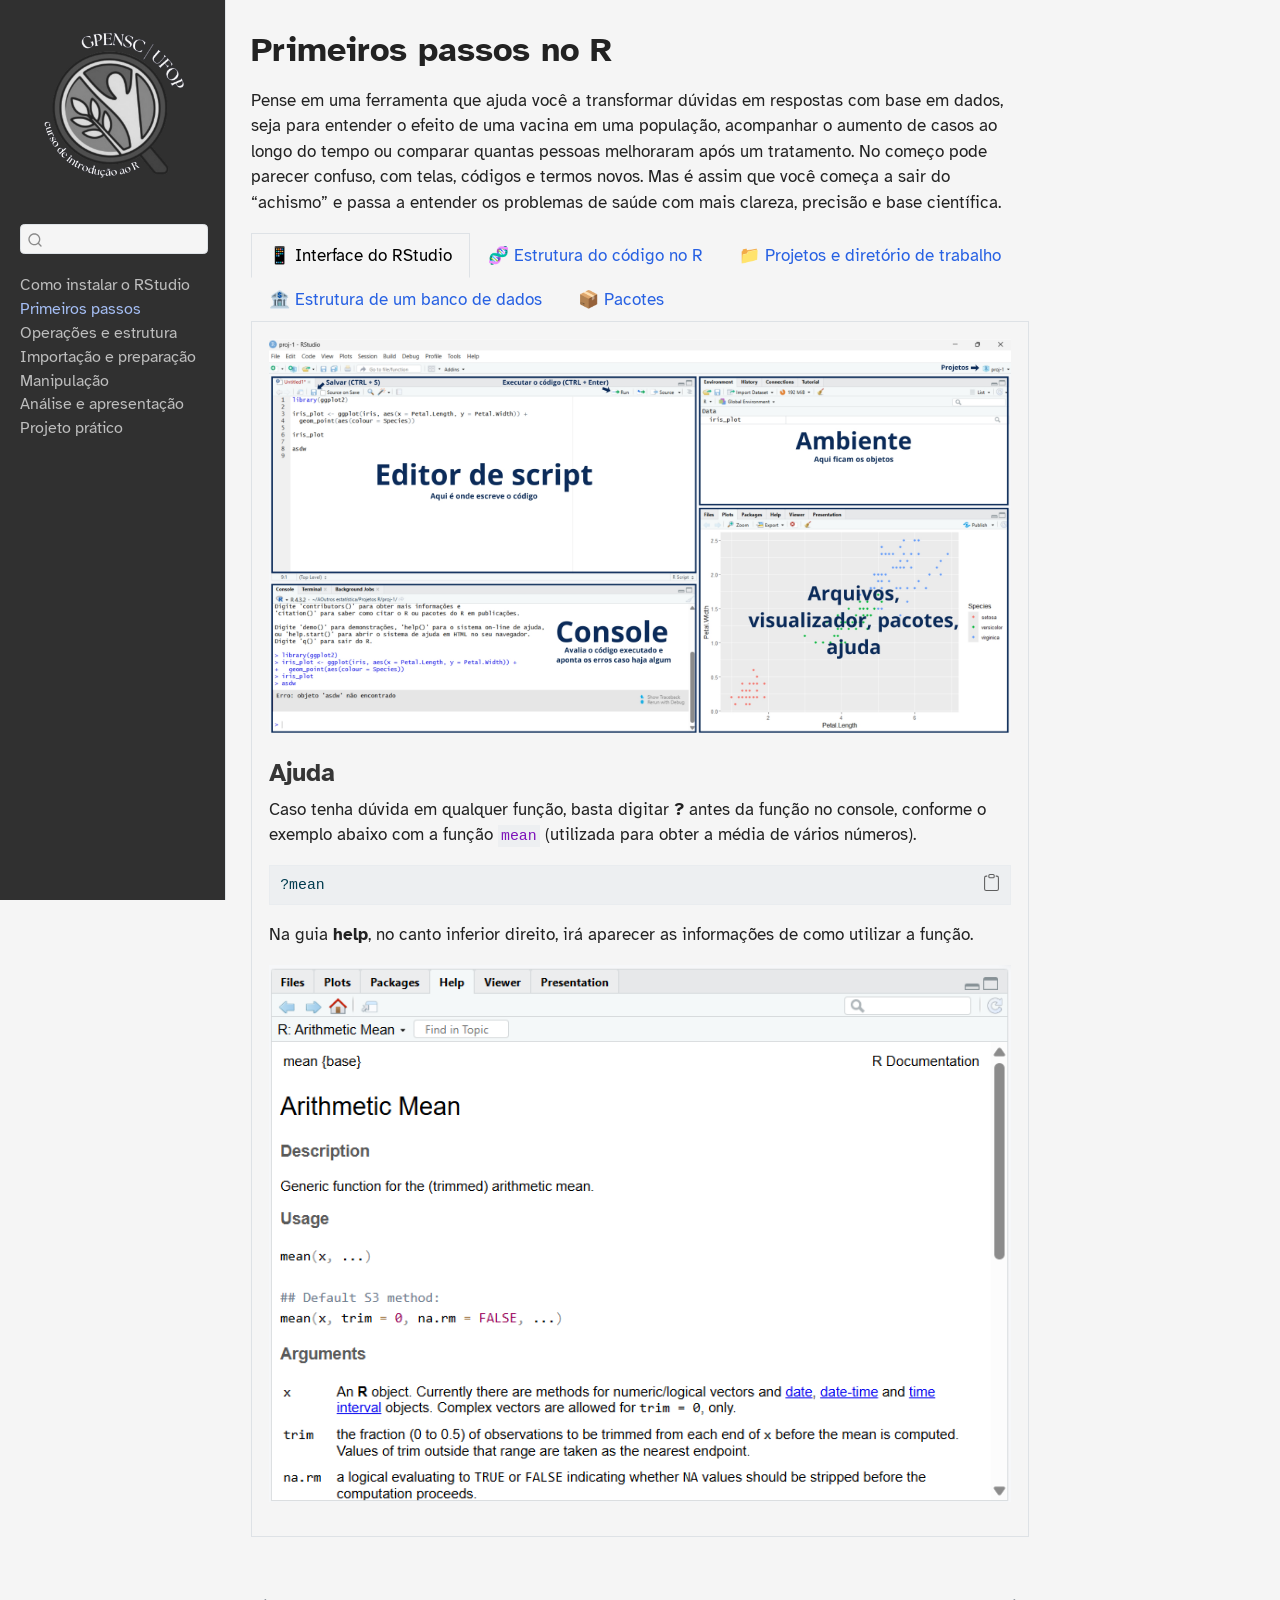
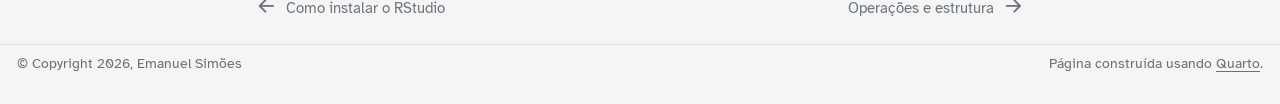
<file: docs/1.html>
<!DOCTYPE html>
<html xmlns="http://www.w3.org/1999/xhtml" lang="pt-BR" xml:lang="pt-BR"><head>

<meta charset="utf-8">
<meta name="generator" content="quarto-1.9.37">

<meta name="viewport" content="width=device-width, initial-scale=1.0, user-scalable=yes">


<title>Primeiros passos no R – GPENSC | UFOP</title>
<style>
/* Default styles provided by pandoc.
** See https://pandoc.org/MANUAL.html#variables-for-html for config info.
*/
code{white-space: pre-wrap;}
span.smallcaps{font-variant: small-caps;}
div.columns{display: flex; gap: min(4vw, 1.5em);}
div.column{flex: auto; overflow-x: auto;}
div.hanging-indent{margin-left: 1.5em; text-indent: -1.5em;}
ul.task-list{list-style: none;}
ul.task-list li input[type="checkbox"] {
  width: 0.8em;
  margin: 0 0.8em 0.2em -1em; /* quarto-specific, see https://github.com/quarto-dev/quarto-cli/issues/4556 */ 
  vertical-align: middle;
}
/* CSS for syntax highlighting */
html { -webkit-text-size-adjust: 100%; }
pre > code.sourceCode { white-space: pre; position: relative; }
pre > code.sourceCode > span { display: inline-block; line-height: 1.25; }
pre > code.sourceCode > span:empty { height: 1.2em; }
.sourceCode { overflow: visible; }
code.sourceCode > span { color: inherit; text-decoration: inherit; }
div.sourceCode { margin: 1em 0; }
pre.sourceCode { margin: 0; }
@media screen {
div.sourceCode { overflow: auto; }
}
@media print {
pre > code.sourceCode { white-space: pre-wrap; }
pre > code.sourceCode > span { text-indent: -5em; padding-left: 5em; }
}
pre.numberSource code
  { counter-reset: source-line 0; }
pre.numberSource code > span
  { position: relative; left: -4em; counter-increment: source-line; }
pre.numberSource code > span > a:first-child::before
  { content: counter(source-line);
    position: relative; left: -1em; text-align: right; vertical-align: baseline;
    border: none; display: inline-block;
    -webkit-touch-callout: none; -webkit-user-select: none;
    -khtml-user-select: none; -moz-user-select: none;
    -ms-user-select: none; user-select: none;
    padding: 0 4px; width: 4em;
  }
pre.numberSource { margin-left: 3em;  padding-left: 4px; }
div.sourceCode
  {   }
@media screen {
pre > code.sourceCode > span > a:first-child::before { text-decoration: underline; }
}
</style>


<script src="site_libs/quarto-nav/quarto-nav.js"></script>
<script src="site_libs/clipboard/clipboard.min.js"></script>
<script src="site_libs/quarto-search/autocomplete.umd.js"></script>
<script src="site_libs/quarto-search/fuse.min.js"></script>
<script src="site_libs/quarto-search/quarto-search.js"></script>
<meta name="quarto:offset" content="./">
<link href="./2.html" rel="next">
<link href="./0.html" rel="prev">
<link href="./images/logo2.png" rel="icon" type="image/png">
<script src="site_libs/quarto-html/quarto.js" type="module"></script>
<script src="site_libs/quarto-html/tabsets/tabsets.js" type="module"></script>
<script src="site_libs/quarto-html/popper.min.js"></script>
<script src="site_libs/quarto-html/tippy.umd.min.js"></script>
<script src="site_libs/quarto-html/anchor.min.js"></script>
<link href="site_libs/quarto-html/tippy.css" rel="stylesheet">
<link href="site_libs/quarto-html/quarto-syntax-highlighting-7f8f88aac4f3542376d5c11b86a4c14d.css" rel="stylesheet" id="quarto-text-highlighting-styles">
<script src="site_libs/bootstrap/bootstrap.min.js"></script>
<link href="site_libs/bootstrap/bootstrap-icons.css" rel="stylesheet">
<link href="site_libs/bootstrap/bootstrap-d4edce2fe595ef9b535bb5642147f9f0.min.css" rel="stylesheet" append-hash="true" id="quarto-bootstrap" data-mode="light">
<script id="quarto-search-options" type="application/json">{
  "location": "sidebar",
  "copy-button": false,
  "collapse-after": 3,
  "panel-placement": "start",
  "type": "textbox",
  "limit": 50,
  "keyboard-shortcut": [
    "f",
    "/",
    "s"
  ],
  "show-item-context": false,
  "language": {
    "search-no-results-text": "Nenhum resultado",
    "search-matching-documents-text": "documentos correspondentes",
    "search-copy-link-title": "Copiar link para a busca",
    "search-hide-matches-text": "Esconder correspondências adicionais",
    "search-more-match-text": "mais correspondência neste documento",
    "search-more-matches-text": "mais correspondências neste documento",
    "search-clear-button-title": "Limpar",
    "search-text-placeholder": "",
    "search-detached-cancel-button-title": "Cancelar",
    "search-submit-button-title": "Enviar",
    "search-label": "Procurar"
  }
}</script>


<meta property="og:title" content="Primeiros passos no R – GPENSC | UFOP">
<meta property="og:description" content="">
<meta property="og:image" content="images/interface_r.jpg">
<meta property="og:site_name" content="GPENSC | UFOP">
</head>

<body class="nav-sidebar docked quarto-light">

<div id="quarto-search-results"></div>
  <header id="quarto-header" class="headroom fixed-top">
  <nav class="quarto-secondary-nav">
    <div class="container-fluid d-flex">
      <button type="button" class="quarto-btn-toggle btn" data-bs-toggle="collapse" role="button" data-bs-target=".quarto-sidebar-collapse-item" aria-controls="quarto-sidebar" aria-expanded="false" aria-label="Alternar barra lateral" onclick="if (window.quartoToggleHeadroom) { window.quartoToggleHeadroom(); }">
        <i class="bi bi-layout-text-sidebar-reverse"></i>
      </button>
        <nav class="quarto-page-breadcrumbs" aria-label="breadcrumb"><ol class="breadcrumb"><li class="breadcrumb-item"><a href="./1.html">Primeiros passos</a></li></ol></nav>
        <a class="flex-grow-1" role="navigation" data-bs-toggle="collapse" data-bs-target=".quarto-sidebar-collapse-item" aria-controls="quarto-sidebar" aria-expanded="false" aria-label="Alternar barra lateral" onclick="if (window.quartoToggleHeadroom) { window.quartoToggleHeadroom(); }">      
        </a>
      <button type="button" class="btn quarto-search-button" aria-label="Procurar" onclick="window.quartoOpenSearch();">
        <i class="bi bi-search"></i>
      </button>
    </div>
  </nav>
</header>
<!-- content -->
<div id="quarto-content" class="quarto-container page-columns page-rows-contents page-layout-article">
<!-- sidebar -->
  <nav id="quarto-sidebar" class="sidebar collapse collapse-horizontal quarto-sidebar-collapse-item sidebar-navigation docked overflow-auto">
    <div class="pt-lg-2 mt-2 text-center sidebar-header">
      <a href="./index.html" class="sidebar-logo-link">
      <img src="./images/logo2.png" alt="" class="sidebar-logo light-content py-0 d-lg-inline d-none">
      <img src="./images/logo2.png" alt="" class="sidebar-logo dark-content py-0 d-lg-inline d-none">
      </a>
      </div>
        <div class="mt-2 flex-shrink-0 align-items-center">
        <div class="sidebar-search">
        <div id="quarto-search" class="" title="Procurar"></div>
        </div>
        </div>
    <div class="sidebar-menu-container"> 
    <ul class="list-unstyled mt-1">
        <li class="sidebar-item">
  <div class="sidebar-item-container"> 
  <a href="./0.html" class="sidebar-item-text sidebar-link">
 <span class="menu-text">Como instalar o RStudio</span></a>
  </div>
</li>
        <li class="sidebar-item">
  <div class="sidebar-item-container"> 
  <a href="./1.html" class="sidebar-item-text sidebar-link active">
 <span class="menu-text">Primeiros passos</span></a>
  </div>
</li>
        <li class="sidebar-item">
  <div class="sidebar-item-container"> 
  <a href="./2.html" class="sidebar-item-text sidebar-link">
 <span class="menu-text">Operações e estrutura</span></a>
  </div>
</li>
        <li class="sidebar-item">
  <div class="sidebar-item-container"> 
  <a href="./3.html" class="sidebar-item-text sidebar-link">
 <span class="menu-text">Importação e preparação</span></a>
  </div>
</li>
        <li class="sidebar-item">
  <div class="sidebar-item-container"> 
  <a href="./4.html" class="sidebar-item-text sidebar-link">
 <span class="menu-text">Manipulação</span></a>
  </div>
</li>
        <li class="sidebar-item">
  <div class="sidebar-item-container"> 
  <a href="./5.html" class="sidebar-item-text sidebar-link">
 <span class="menu-text">Análise e apresentação</span></a>
  </div>
</li>
        <li class="sidebar-item">
  <div class="sidebar-item-container"> 
  <a href="./projeto-pratico.html" class="sidebar-item-text sidebar-link">
 <span class="menu-text">Projeto prático</span></a>
  </div>
</li>
    </ul>
    </div>
</nav>
<div id="quarto-sidebar-glass" class="quarto-sidebar-collapse-item" data-bs-toggle="collapse" data-bs-target=".quarto-sidebar-collapse-item"></div>
<!-- margin-sidebar -->
    <div id="quarto-margin-sidebar" class="sidebar margin-sidebar zindex-bottom">
        
    </div>
<!-- main -->
<main class="content" id="quarto-document-content">

<header id="title-block-header" class="quarto-title-block default">
<div class="quarto-title">
<h1 class="title">Primeiros passos no R</h1>
</div>



<div class="quarto-title-meta">

    
  
    
  </div>
  


</header>


<p>Pense em uma ferramenta que ajuda você a transformar dúvidas em respostas com base em dados, seja para entender o efeito de uma vacina em uma população, acompanhar o aumento de casos ao longo do tempo ou comparar quantas pessoas melhoraram após um tratamento. No começo pode parecer confuso, com telas, códigos e termos novos. Mas é assim que você começa a sair do “achismo” e passa a entender os problemas de saúde com mais clareza, precisão e base científica.</p>
<div class="tabset-margin-container"></div><div class="panel-tabset">
<ul class="nav nav-tabs" role="tablist"><li class="nav-item" role="presentation"><a class="nav-link active" id="tabset-1-1-tab" data-bs-toggle="tab" data-bs-target="#tabset-1-1" role="tab" aria-controls="tabset-1-1" aria-selected="true" href="">📱 Interface do RStudio</a></li><li class="nav-item" role="presentation"><a class="nav-link" id="tabset-1-2-tab" data-bs-toggle="tab" data-bs-target="#tabset-1-2" role="tab" aria-controls="tabset-1-2" aria-selected="false" href="">🧬 Estrutura do código no R</a></li><li class="nav-item" role="presentation"><a class="nav-link" id="tabset-1-3-tab" data-bs-toggle="tab" data-bs-target="#tabset-1-3" role="tab" aria-controls="tabset-1-3" aria-selected="false" href="">📁 Projetos e diretório de trabalho</a></li><li class="nav-item" role="presentation"><a class="nav-link" id="tabset-1-4-tab" data-bs-toggle="tab" data-bs-target="#tabset-1-4" role="tab" aria-controls="tabset-1-4" aria-selected="false" href="">🏦 Estrutura de um banco de dados</a></li><li class="nav-item" role="presentation"><a class="nav-link" id="tabset-1-5-tab" data-bs-toggle="tab" data-bs-target="#tabset-1-5" role="tab" aria-controls="tabset-1-5" aria-selected="false" href="">📦 Pacotes</a></li></ul>
<div class="tab-content">
<div id="tabset-1-1" class="tab-pane active" role="tabpanel" aria-labelledby="tabset-1-1-tab">
<p><img src="images/interface_r.jpg" class="img-fluid"></p>
<section id="ajuda" class="level3">
<h3 class="anchored" data-anchor-id="ajuda">Ajuda</h3>
<p>Caso tenha dúvida em qualquer função, basta digitar <strong>?</strong> antes da função no console, conforme o exemplo abaixo com a função <code>mean</code> (utilizada para obter a média de vários números).</p>
<div class="cell">
<div class="code-copy-outer-scaffold"><div class="sourceCode cell-code" id="cb1"><pre class="sourceCode r code-with-copy"><code class="sourceCode r"><span id="cb1-1"><a href="#cb1-1" aria-hidden="true" tabindex="-1"></a>?mean</span></code></pre></div><button title="Copiar para a área de transferência" class="code-copy-button"><i class="bi"></i></button></div>
</div>
<p>Na guia <strong>help</strong>, no canto inferior direito, irá aparecer as informações de como utilizar a função.</p>
<p><img src="images/help.png" class="img-fluid"></p>
</section>
</div>
<div id="tabset-1-2" class="tab-pane" role="tabpanel" aria-labelledby="tabset-1-2-tab">
<div class="cell">
<div class="code-copy-outer-scaffold"><div class="sourceCode cell-code" id="cb2"><pre class="sourceCode r code-with-copy"><code class="sourceCode r"><span id="cb2-1"><a href="#cb2-1" aria-hidden="true" tabindex="-1"></a><span class="co"># quanto é dois mais dois? &lt;--- comentário</span></span>
<span id="cb2-2"><a href="#cb2-2" aria-hidden="true" tabindex="-1"></a><span class="dv">2</span> <span class="sc">+</span> <span class="dv">2</span> <span class="co"># &lt;--- código</span></span>
<span id="cb2-3"><a href="#cb2-3" aria-hidden="true" tabindex="-1"></a></span>
<span id="cb2-4"><a href="#cb2-4" aria-hidden="true" tabindex="-1"></a><span class="co">#&gt; Abaixo, o resultado impresso no console</span></span></code></pre></div><button title="Copiar para a área de transferência" class="code-copy-button"><i class="bi"></i></button></div>
</div>
<div class="cell">
<div class="cell-output cell-output-stdout">
<pre><code>[1] 4</code></pre>
</div>
</div>
<div class="callout callout-style-default callout-note callout-titled">
<div class="callout-header d-flex align-content-center">
<div class="callout-icon-container">
<i class="callout-icon"></i>
</div>
<div class="callout-title-container flex-fill">
<span class="screen-reader-only">Nota</span>Prática 1.01: Entendendo a interface e os comandos
</div>
</div>
<div class="callout-body-container callout-body">
<p>No <strong>Editor de script</strong>, digite manualmente o comando abaixo e execute linha por linha para compreender a lógica de execução do R. Observe como cada comando gera uma saída no <strong>Console</strong>, como os objetos criados aparecem no <strong>Ambiente/Environment</strong>, o comando <code>?plot</code> abre a guia <strong>Help</strong> e o gráfico aparece no <strong>Plots</strong>.</p>
<div class="cell">
<div class="code-copy-outer-scaffold"><div class="sourceCode cell-code" id="cb4"><pre class="sourceCode r code-with-copy"><code class="sourceCode r"><span id="cb4-1"><a href="#cb4-1" aria-hidden="true" tabindex="-1"></a><span class="co"># console e resultado</span></span>
<span id="cb4-2"><a href="#cb4-2" aria-hidden="true" tabindex="-1"></a><span class="dv">2</span> <span class="sc">+</span> <span class="dv">2</span></span>
<span id="cb4-3"><a href="#cb4-3" aria-hidden="true" tabindex="-1"></a><span class="dv">10</span> <span class="sc">*</span> <span class="dv">5</span></span>
<span id="cb4-4"><a href="#cb4-4" aria-hidden="true" tabindex="-1"></a></span>
<span id="cb4-5"><a href="#cb4-5" aria-hidden="true" tabindex="-1"></a><span class="co"># criando objetos (aparecem no Environment)</span></span>
<span id="cb4-6"><a href="#cb4-6" aria-hidden="true" tabindex="-1"></a>idade <span class="ot">&lt;-</span> <span class="dv">68</span></span>
<span id="cb4-7"><a href="#cb4-7" aria-hidden="true" tabindex="-1"></a>nome  <span class="ot">&lt;-</span> <span class="st">"Maria"</span></span>
<span id="cb4-8"><a href="#cb4-8" aria-hidden="true" tabindex="-1"></a></span>
<span id="cb4-9"><a href="#cb4-9" aria-hidden="true" tabindex="-1"></a>idade</span>
<span id="cb4-10"><a href="#cb4-10" aria-hidden="true" tabindex="-1"></a>nome</span>
<span id="cb4-11"><a href="#cb4-11" aria-hidden="true" tabindex="-1"></a></span>
<span id="cb4-12"><a href="#cb4-12" aria-hidden="true" tabindex="-1"></a><span class="co"># abrindo o Help</span></span>
<span id="cb4-13"><a href="#cb4-13" aria-hidden="true" tabindex="-1"></a>?plot</span>
<span id="cb4-14"><a href="#cb4-14" aria-hidden="true" tabindex="-1"></a></span>
<span id="cb4-15"><a href="#cb4-15" aria-hidden="true" tabindex="-1"></a><span class="co"># gerando um gráfico simples (aparece no Plots)</span></span>
<span id="cb4-16"><a href="#cb4-16" aria-hidden="true" tabindex="-1"></a>alturas <span class="ot">&lt;-</span> <span class="fu">c</span>(<span class="fl">1.55</span>, <span class="fl">1.62</span>, <span class="fl">1.70</span>, <span class="fl">1.58</span>, <span class="fl">1.75</span>)</span>
<span id="cb4-17"><a href="#cb4-17" aria-hidden="true" tabindex="-1"></a><span class="fu">plot</span>(alturas)</span></code></pre></div><button title="Copiar para a área de transferência" class="code-copy-button"><i class="bi"></i></button></div>
</div>
<blockquote class="blockquote">
<p><strong>Sugestão:</strong> Execute cada bloco separadamente, observando o que muda em cada painel do RStudio. Perceba que linhas com <strong>#</strong> são comentários e o R as ignora na execução.</p>
</blockquote>
</div>
</div>
</div>
<div id="tabset-1-3" class="tab-pane" role="tabpanel" aria-labelledby="tabset-1-3-tab">
<section id="acessar-bancos-de-dados-em-diretórios-diferentes" class="level3">
<h3 class="anchored" data-anchor-id="acessar-bancos-de-dados-em-diretórios-diferentes">Acessar bancos de dados em diretórios diferentes</h3>
<p>Observe a seguinte estrutura de arquivos:</p>
<pre><code>/
├── Downloads/
│   ├── dados_1.csv
│   └── Pasta/
│       └── dados_2.csv
│
└── Documentos/
    └── dados_3.csv</code></pre>
<p>Para executar os 3 bancos de dados, é preciso fazer:</p>
<div class="cell">
<div class="code-copy-outer-scaffold"><div class="sourceCode cell-code" id="cb6"><pre class="sourceCode r code-with-copy"><code class="sourceCode r"><span id="cb6-1"><a href="#cb6-1" aria-hidden="true" tabindex="-1"></a>dados_1 <span class="ot">&lt;-</span> <span class="fu">read.csv</span>(<span class="st">'Downloads/dados_1.csv'</span>)</span>
<span id="cb6-2"><a href="#cb6-2" aria-hidden="true" tabindex="-1"></a>dados_2 <span class="ot">&lt;-</span> <span class="fu">read.csv</span>(<span class="st">'Downloads/Pasta/dados_2.csv'</span>)</span>
<span id="cb6-3"><a href="#cb6-3" aria-hidden="true" tabindex="-1"></a>dados_3 <span class="ot">&lt;-</span> <span class="fu">read.csv</span>(<span class="st">'Documentos/dados_3.csv'</span>)</span></code></pre></div><button title="Copiar para a área de transferência" class="code-copy-button"><i class="bi"></i></button></div>
</div>
</section>
<section id="acessar-bancos-de-dados-em-um-diretório-de-trabalho" class="level3">
<h3 class="anchored" data-anchor-id="acessar-bancos-de-dados-em-um-diretório-de-trabalho">Acessar bancos de dados em um diretório de trabalho</h3>
<p>Mas se estiverem organizados todos no mesmo arquivo, como abaixo:</p>
<pre><code>/
├── Downloads/
│   └── Pasta/
│       └── dados_1.csv
        └── dados_2.csv
        └── dados_3.csv</code></pre>
<p>Pode-se usar a função <code>setwd()</code> para definir o diretório de trabalho, e <code>getwd()</code> para verificar qual é o diretório atual.</p>
<div class="cell">
<div class="code-copy-outer-scaffold"><div class="sourceCode cell-code" id="cb8"><pre class="sourceCode r code-with-copy"><code class="sourceCode r"><span id="cb8-1"><a href="#cb8-1" aria-hidden="true" tabindex="-1"></a><span class="fu">setwd</span>(<span class="st">'Downloads/Pasta'</span>)</span>
<span id="cb8-2"><a href="#cb8-2" aria-hidden="true" tabindex="-1"></a></span>
<span id="cb8-3"><a href="#cb8-3" aria-hidden="true" tabindex="-1"></a>dados_1 <span class="ot">&lt;-</span> <span class="fu">read.csv</span>(<span class="st">'dados_1.csv'</span>)</span>
<span id="cb8-4"><a href="#cb8-4" aria-hidden="true" tabindex="-1"></a>dados_2 <span class="ot">&lt;-</span> <span class="fu">read.csv</span>(<span class="st">'dados_2.csv'</span>)</span>
<span id="cb8-5"><a href="#cb8-5" aria-hidden="true" tabindex="-1"></a>dados_3 <span class="ot">&lt;-</span> <span class="fu">read.csv</span>(<span class="st">'dados_3.csv'</span>)</span>
<span id="cb8-6"><a href="#cb8-6" aria-hidden="true" tabindex="-1"></a></span>
<span id="cb8-7"><a href="#cb8-7" aria-hidden="true" tabindex="-1"></a><span class="fu">getwd</span>()</span>
<span id="cb8-8"><a href="#cb8-8" aria-hidden="true" tabindex="-1"></a></span>
<span id="cb8-9"><a href="#cb8-9" aria-hidden="true" tabindex="-1"></a><span class="co">#&gt; [1] "C:/Users/Computador/Downloads/Pasta"</span></span></code></pre></div><button title="Copiar para a área de transferência" class="code-copy-button"><i class="bi"></i></button></div>
</div>
</section>
<section id="criar-um-projeto" class="level3">
<h3 class="anchored" data-anchor-id="criar-um-projeto">Criar um projeto</h3>
<p>Uma forma simples e prática de organizar seu trabalho no R é usando projetos. Com eles, você mantém tudo do mesmo trabalho em um só lugar: dados, códigos e outros arquivos.</p>
<p>Além disso, o projeto “lembra” como você deixou seu trabalho. Quando você abre o projeto, no canto superior direito do RStudio, (veja a figura da Interface do RStudio), os scripts que estavam abertos na última vez aparecem de novo automaticamente. Assim, você pode continuar exatamente de onde parou, sem precisar procurar tudo de novo.</p>
<pre><code>/
├── Downloads/
│   └── Projeto/
│       ├── projeto.Rproj
│       ├── script-1.R
│       ├── script-2.R
│       ├── README.md
│       ├── .gitignore
│       └── Dados/
│           ├── dados_1.csv
│           ├── dados_2.csv
│           └── dados_3.csv</code></pre>
<div class="cell">
<div class="code-copy-outer-scaffold"><div class="sourceCode cell-code" id="cb10"><pre class="sourceCode r code-with-copy"><code class="sourceCode r"><span id="cb10-1"><a href="#cb10-1" aria-hidden="true" tabindex="-1"></a>dados_1 <span class="ot">&lt;-</span> <span class="fu">read.csv</span>(<span class="st">'Dados/dados_1.csv'</span>)</span>
<span id="cb10-2"><a href="#cb10-2" aria-hidden="true" tabindex="-1"></a>dados_2 <span class="ot">&lt;-</span> <span class="fu">read.csv</span>(<span class="st">'Dados/dados_2.csv'</span>)</span>
<span id="cb10-3"><a href="#cb10-3" aria-hidden="true" tabindex="-1"></a>dados_3 <span class="ot">&lt;-</span> <span class="fu">read.csv</span>(<span class="st">'Dados/dados_3.csv'</span>)</span></code></pre></div><button title="Copiar para a área de transferência" class="code-copy-button"><i class="bi"></i></button></div>
</div>
<div class="callout callout-style-default callout-note callout-titled">
<div class="callout-header d-flex align-content-center">
<div class="callout-icon-container">
<i class="callout-icon"></i>
</div>
<div class="callout-title-container flex-fill">
<span class="screen-reader-only">Nota</span>Prática 1.02: Criando seu primeiro projeto
</div>
</div>
<div class="callout-body-container callout-body">
<p>Abra o RStudio e crie um projeto chamado <strong>“introducao-ao-r”</strong> na pasta <strong>“Documentos”</strong>. Em seguida, baixe <a href="https://github.com/EmanuelFPS/introducao-ao-r/raw/main/data/data.zip">estes arquivos</a> e exporte na pasta <strong>“Documentos/introducao-ao-r”</strong>.</p>
<blockquote class="blockquote">
<p><strong>Sugestão:</strong> Vá em <strong>File</strong>, depois em <strong>New Project…</strong>. Aparecerá uma janela flutuante. Nela, você irá em <strong>New Directory</strong>, <strong>New Project</strong>, preencherá o campo <strong>Directory name:</strong> com <strong>“introducao-ao-r”</strong> e para o campo <strong>Create project as subdirectory of:</strong> irá selecionar a pasta <strong>“Documentos”</strong>. Por fim, basta pressionar o botão <strong>Create Project</strong>.</p>
</blockquote>
</div>
</div>
</section>
</div>
<div id="tabset-1-4" class="tab-pane" role="tabpanel" aria-labelledby="tabset-1-4-tab">
<p>Um banco de dados estruturado geralmente é organizado no formato de uma tabela. Nesse formato, existem diferentes formas de nomear suas linhas e colunas, dependendo do contexto:</p>
<pre><code>Linhas → Colunas
Observações → Variáveis
Registros → Campos
Indivíduos → Características</code></pre>
<p>Apesar dos nomes variarem em diferentes contextos, a ideia é sempre a mesma: as <strong>linhas</strong> representam os elementos observados, enquanto as <strong>colunas</strong> representam as informações sobre esses elementos.</p>
<p><img src="images/linha-coluna.png" class="img-fluid"></p>
<p>Nesse curso, utilizaremos a notação de <strong>Variáveis</strong> e <strong>Observações</strong>. O termo variável também aparecerá fora do contexto de tabelas: sempre que tivermos uma sequência de valores de um mesmo tipo, chamaremos isso de variável também.</p>
</div>
<div id="tabset-1-5" class="tab-pane" role="tabpanel" aria-labelledby="tabset-1-5-tab">
<p>O R é uma linguagem de código aberto, mantida e expandida por uma comunidade ativa de desenvolvedores ao redor do mundo. Uma das principais formas de contribuição é através de pacotes: conjuntos de funções prontas feitas para resolver problemas específicos. No exemplo abaixo, foi instalado o pacote <code>readxl</code>, utilizada principalmente para importar arquivos <strong>.xlsx</strong>. A instalação é feita somente uma vez. Enquanto a execução precisa ser feita antes de executar as funções do pacote.</p>
<div class="cell">
<div class="code-copy-outer-scaffold"><div class="sourceCode cell-code" id="cb12"><pre class="sourceCode r code-with-copy"><code class="sourceCode r"><span id="cb12-1"><a href="#cb12-1" aria-hidden="true" tabindex="-1"></a><span class="co"># instalar o pacote</span></span>
<span id="cb12-2"><a href="#cb12-2" aria-hidden="true" tabindex="-1"></a><span class="fu">install.packages</span>(<span class="st">"readxl"</span>)</span>
<span id="cb12-3"><a href="#cb12-3" aria-hidden="true" tabindex="-1"></a></span>
<span id="cb12-4"><a href="#cb12-4" aria-hidden="true" tabindex="-1"></a><span class="co"># executar o pacote</span></span>
<span id="cb12-5"><a href="#cb12-5" aria-hidden="true" tabindex="-1"></a><span class="fu">library</span>(readxl)</span></code></pre></div><button title="Copiar para a área de transferência" class="code-copy-button"><i class="bi"></i></button></div>
</div>
<div class="callout callout-style-default callout-note callout-titled">
<div class="callout-header d-flex align-content-center">
<div class="callout-icon-container">
<i class="callout-icon"></i>
</div>
<div class="callout-title-container flex-fill">
<span class="screen-reader-only">Nota</span>Prática 1.03: Instalando seus primeiros pacotes
</div>
</div>
<div class="callout-body-container callout-body">
<p>O R possui uma infinidade de pacotes para as mais diversas situações. Copie o código abaixo e execute função por função. Depois, tente alterar a cor <strong>“steelblue”</strong> para <strong>“#4A90D9”</strong> e execute novamente para ver a diferença.</p>
<blockquote class="blockquote">
<p><strong>OBS:</strong> Este código exige um alto nível de compreensão dos pacotes <code>ggplot2</code> e <code>dplyr</code>, clássicos para construção de gráficos e manipulação de dados, respectivamente. Eles não serão abordados no curso e sua presença aqui é apenas para entender como o R permite uma ampla personalização.</p>
</blockquote>
<div class="cell">
<div class="code-copy-outer-scaffold"><div class="sourceCode cell-code" id="cb13"><pre class="sourceCode r code-with-copy"><code class="sourceCode r"><span id="cb13-1"><a href="#cb13-1" aria-hidden="true" tabindex="-1"></a><span class="co"># instalar os pacotes (apenas uma vez)</span></span>
<span id="cb13-2"><a href="#cb13-2" aria-hidden="true" tabindex="-1"></a><span class="fu">install.packages</span>(<span class="st">"ggplot2"</span>)</span>
<span id="cb13-3"><a href="#cb13-3" aria-hidden="true" tabindex="-1"></a><span class="fu">install.packages</span>(<span class="st">"dplyr"</span>)</span>
<span id="cb13-4"><a href="#cb13-4" aria-hidden="true" tabindex="-1"></a></span>
<span id="cb13-5"><a href="#cb13-5" aria-hidden="true" tabindex="-1"></a><span class="co"># carregar os pacotes</span></span>
<span id="cb13-6"><a href="#cb13-6" aria-hidden="true" tabindex="-1"></a><span class="fu">library</span>(ggplot2)</span>
<span id="cb13-7"><a href="#cb13-7" aria-hidden="true" tabindex="-1"></a><span class="fu">library</span>(dplyr)</span>
<span id="cb13-8"><a href="#cb13-8" aria-hidden="true" tabindex="-1"></a></span>
<span id="cb13-9"><a href="#cb13-9" aria-hidden="true" tabindex="-1"></a><span class="co"># construção de dados fictícios de uma população</span></span>
<span id="cb13-10"><a href="#cb13-10" aria-hidden="true" tabindex="-1"></a>populacao <span class="ot">&lt;-</span> <span class="fu">data.frame</span>(</span>
<span id="cb13-11"><a href="#cb13-11" aria-hidden="true" tabindex="-1"></a>  <span class="at">faixa_etaria =</span> <span class="fu">rep</span>(<span class="fu">c</span>(<span class="st">"0-9"</span>,<span class="st">"10-19"</span>,<span class="st">"20-29"</span>,<span class="st">"30-39"</span>,<span class="st">"40-49"</span>,</span>
<span id="cb13-12"><a href="#cb13-12" aria-hidden="true" tabindex="-1"></a>                       <span class="st">"50-59"</span>,<span class="st">"60-69"</span>,<span class="st">"70-79"</span>,<span class="st">"80+"</span>), <span class="dv">2</span>),</span>
<span id="cb13-13"><a href="#cb13-13" aria-hidden="true" tabindex="-1"></a>  <span class="at">sexo         =</span> <span class="fu">rep</span>(<span class="fu">c</span>(<span class="st">"Masculino"</span>,<span class="st">"Feminino"</span>), <span class="at">each =</span> <span class="dv">9</span>),</span>
<span id="cb13-14"><a href="#cb13-14" aria-hidden="true" tabindex="-1"></a>  <span class="at">n            =</span> <span class="fu">c</span>(<span class="dv">820</span>, <span class="dv">750</span>, <span class="dv">690</span>, <span class="dv">710</span>, <span class="dv">680</span>, <span class="dv">600</span>, <span class="dv">430</span>, <span class="dv">280</span>, <span class="dv">120</span>,</span>
<span id="cb13-15"><a href="#cb13-15" aria-hidden="true" tabindex="-1"></a>                   <span class="dv">790</span>, <span class="dv">720</span>, <span class="dv">710</span>, <span class="dv">730</span>, <span class="dv">670</span>, <span class="dv">620</span>, <span class="dv">460</span>, <span class="dv">310</span>, <span class="dv">150</span>)</span>
<span id="cb13-16"><a href="#cb13-16" aria-hidden="true" tabindex="-1"></a>)</span>
<span id="cb13-17"><a href="#cb13-17" aria-hidden="true" tabindex="-1"></a></span>
<span id="cb13-18"><a href="#cb13-18" aria-hidden="true" tabindex="-1"></a><span class="co"># geração de gráfico de pirâmide etária</span></span>
<span id="cb13-19"><a href="#cb13-19" aria-hidden="true" tabindex="-1"></a>populacao <span class="sc">%&gt;%</span></span>
<span id="cb13-20"><a href="#cb13-20" aria-hidden="true" tabindex="-1"></a>  <span class="fu">mutate</span>(<span class="at">n =</span> <span class="fu">ifelse</span>(sexo <span class="sc">==</span> <span class="st">"Masculino"</span>, <span class="sc">-</span>n, n)) <span class="sc">%&gt;%</span></span>
<span id="cb13-21"><a href="#cb13-21" aria-hidden="true" tabindex="-1"></a>  <span class="fu">ggplot</span>(<span class="fu">aes</span>(<span class="at">x =</span> faixa_etaria, <span class="at">y =</span> n, <span class="at">fill =</span> sexo)) <span class="sc">+</span></span>
<span id="cb13-22"><a href="#cb13-22" aria-hidden="true" tabindex="-1"></a>  <span class="fu">geom_col</span>() <span class="sc">+</span></span>
<span id="cb13-23"><a href="#cb13-23" aria-hidden="true" tabindex="-1"></a>  <span class="fu">coord_flip</span>() <span class="sc">+</span></span>
<span id="cb13-24"><a href="#cb13-24" aria-hidden="true" tabindex="-1"></a>  <span class="fu">scale_y_continuous</span>(<span class="at">labels =</span> abs) <span class="sc">+</span></span>
<span id="cb13-25"><a href="#cb13-25" aria-hidden="true" tabindex="-1"></a>  <span class="fu">scale_fill_manual</span>(<span class="at">values =</span> <span class="fu">c</span>(<span class="st">"Feminino"</span> <span class="ot">=</span> <span class="st">"#E07B8A"</span>, <span class="st">"Masculino"</span> <span class="ot">=</span> <span class="st">"steelblue"</span>)) <span class="sc">+</span></span>
<span id="cb13-26"><a href="#cb13-26" aria-hidden="true" tabindex="-1"></a>  <span class="fu">labs</span>(</span>
<span id="cb13-27"><a href="#cb13-27" aria-hidden="true" tabindex="-1"></a>    <span class="at">title =</span> <span class="st">"Pirâmide etária — População fictícia"</span>,</span>
<span id="cb13-28"><a href="#cb13-28" aria-hidden="true" tabindex="-1"></a>    <span class="at">x     =</span> <span class="st">"Faixa etária"</span>,</span>
<span id="cb13-29"><a href="#cb13-29" aria-hidden="true" tabindex="-1"></a>    <span class="at">y     =</span> <span class="st">"Número de indivíduos"</span>,</span>
<span id="cb13-30"><a href="#cb13-30" aria-hidden="true" tabindex="-1"></a>    <span class="at">fill  =</span> <span class="st">"Sexo"</span></span>
<span id="cb13-31"><a href="#cb13-31" aria-hidden="true" tabindex="-1"></a>  ) <span class="sc">+</span></span>
<span id="cb13-32"><a href="#cb13-32" aria-hidden="true" tabindex="-1"></a>  <span class="fu">theme_minimal</span>(<span class="at">base_size =</span> <span class="dv">13</span>) <span class="sc">+</span></span>
<span id="cb13-33"><a href="#cb13-33" aria-hidden="true" tabindex="-1"></a>  <span class="fu">theme</span>(</span>
<span id="cb13-34"><a href="#cb13-34" aria-hidden="true" tabindex="-1"></a>    <span class="at">plot.title      =</span> <span class="fu">element_text</span>(<span class="at">hjust =</span> <span class="fl">0.5</span>, <span class="at">face =</span> <span class="st">"bold"</span>),</span>
<span id="cb13-35"><a href="#cb13-35" aria-hidden="true" tabindex="-1"></a>    <span class="at">legend.position =</span> <span class="st">"bottom"</span>,</span>
<span id="cb13-36"><a href="#cb13-36" aria-hidden="true" tabindex="-1"></a>    <span class="at">panel.grid.minor =</span> <span class="fu">element_blank</span>()</span>
<span id="cb13-37"><a href="#cb13-37" aria-hidden="true" tabindex="-1"></a>  )</span></code></pre></div><button title="Copiar para a área de transferência" class="code-copy-button"><i class="bi"></i></button></div>
</div>
</div>
</div>
</div>
</div>
</div>



</main> <!-- /main -->
<script id="quarto-html-after-body" type="application/javascript">
  window.document.addEventListener("DOMContentLoaded", function (event) {
    const icon = "";
    const anchorJS = new window.AnchorJS();
    anchorJS.options = {
      placement: 'right',
      icon: icon
    };
    anchorJS.add('.anchored');
    const isCodeAnnotation = (el) => {
      for (const clz of el.classList) {
        if (clz.startsWith('code-annotation-')) {                     
          return true;
        }
      }
      return false;
    }
    const onCopySuccess = function(e) {
      // button target
      const button = e.trigger;
      // don't keep focus
      button.blur();
      // flash "checked"
      button.classList.add('code-copy-button-checked');
      var currentTitle = button.getAttribute("title");
      button.setAttribute("title", "Copiada");
      let tooltip;
      if (window.bootstrap) {
        button.setAttribute("data-bs-toggle", "tooltip");
        button.setAttribute("data-bs-placement", "left");
        button.setAttribute("data-bs-title", "Copiada");
        tooltip = new bootstrap.Tooltip(button, 
          { trigger: "manual", 
            customClass: "code-copy-button-tooltip",
            offset: [0, -8]});
        tooltip.show();    
      }
      setTimeout(function() {
        if (tooltip) {
          tooltip.hide();
          button.removeAttribute("data-bs-title");
          button.removeAttribute("data-bs-toggle");
          button.removeAttribute("data-bs-placement");
        }
        button.setAttribute("title", currentTitle);
        button.classList.remove('code-copy-button-checked');
      }, 1000);
      // clear code selection
      e.clearSelection();
    }
    const getTextToCopy = function(trigger) {
      const outerScaffold = trigger.parentElement.cloneNode(true);
      const codeEl = outerScaffold.querySelector('code');
      for (const childEl of codeEl.children) {
        if (isCodeAnnotation(childEl)) {
          childEl.remove();
        }
      }
      return codeEl.innerText;
    }
    const clipboard = new window.ClipboardJS('.code-copy-button:not([data-in-quarto-modal])', {
      text: getTextToCopy
    });
    clipboard.on('success', onCopySuccess);
    if (window.document.getElementById('quarto-embedded-source-code-modal')) {
      const clipboardModal = new window.ClipboardJS('.code-copy-button[data-in-quarto-modal]', {
        text: getTextToCopy,
        container: window.document.getElementById('quarto-embedded-source-code-modal')
      });
      clipboardModal.on('success', onCopySuccess);
    }
      var localhostRegex = new RegExp(/^(?:http|https):\/\/localhost\:?[0-9]*\//);
      var mailtoRegex = new RegExp(/^mailto:/);
        var filterRegex = new RegExp('/' + window.location.host + '/');
      var isInternal = (href) => {
          return filterRegex.test(href) || localhostRegex.test(href) || mailtoRegex.test(href);
      }
      // Inspect non-navigation links and adorn them if external
     var links = window.document.querySelectorAll('a[href]:not(.nav-link):not(.navbar-brand):not(.toc-action):not(.sidebar-link):not(.sidebar-item-toggle):not(.pagination-link):not(.no-external):not([aria-hidden]):not(.dropdown-item):not(.quarto-navigation-tool):not(.about-link)');
      for (var i=0; i<links.length; i++) {
        const link = links[i];
        if (!isInternal(link.href)) {
          // undo the damage that might have been done by quarto-nav.js in the case of
          // links that we want to consider external
          if (link.dataset.originalHref !== undefined) {
            link.href = link.dataset.originalHref;
          }
        }
      }
    function tippyHover(el, contentFn, onTriggerFn, onUntriggerFn) {
      const config = {
        allowHTML: true,
        maxWidth: 500,
        delay: 100,
        arrow: false,
        appendTo: function(el) {
            return el.parentElement;
        },
        interactive: true,
        interactiveBorder: 10,
        theme: 'quarto',
        placement: 'bottom-start',
      };
      if (contentFn) {
        config.content = contentFn;
      }
      if (onTriggerFn) {
        config.onTrigger = onTriggerFn;
      }
      if (onUntriggerFn) {
        config.onUntrigger = onUntriggerFn;
      }
      window.tippy(el, config); 
    }
    const noterefs = window.document.querySelectorAll('a[role="doc-noteref"]');
    for (var i=0; i<noterefs.length; i++) {
      const ref = noterefs[i];
      tippyHover(ref, function() {
        // use id or data attribute instead here
        let href = ref.getAttribute('data-footnote-href') || ref.getAttribute('href');
        try { href = new URL(href).hash; } catch {}
        const id = href.replace(/^#\/?/, "");
        const note = window.document.getElementById(id);
        if (note) {
          return note.innerHTML;
        } else {
          return "";
        }
      });
    }
    const xrefs = window.document.querySelectorAll('a.quarto-xref');
    const processXRef = (id, note) => {
      // Strip column container classes
      const stripColumnClz = (el) => {
        el.classList.remove("page-full", "page-columns");
        if (el.children) {
          for (const child of el.children) {
            stripColumnClz(child);
          }
        }
      }
      stripColumnClz(note)
      if (id === null || id.startsWith('sec-')) {
        // Special case sections, only their first couple elements
        const container = document.createElement("div");
        if (note.children && note.children.length > 2) {
          container.appendChild(note.children[0].cloneNode(true));
          for (let i = 1; i < note.children.length; i++) {
            const child = note.children[i];
            if (child.tagName === "P" && child.innerText === "") {
              continue;
            } else {
              container.appendChild(child.cloneNode(true));
              break;
            }
          }
          if (window.Quarto?.typesetMath) {
            window.Quarto.typesetMath(container);
          }
          return container.innerHTML
        } else {
          if (window.Quarto?.typesetMath) {
            window.Quarto.typesetMath(note);
          }
          return note.innerHTML;
        }
      } else {
        // Remove any anchor links if they are present
        const anchorLink = note.querySelector('a.anchorjs-link');
        if (anchorLink) {
          anchorLink.remove();
        }
        if (window.Quarto?.typesetMath) {
          window.Quarto.typesetMath(note);
        }
        if (note.classList.contains("callout")) {
          return note.outerHTML;
        } else {
          return note.innerHTML;
        }
      }
    }
    for (var i=0; i<xrefs.length; i++) {
      const xref = xrefs[i];
      tippyHover(xref, undefined, function(instance) {
        instance.disable();
        let url = xref.getAttribute('href');
        let hash = undefined; 
        if (url.startsWith('#')) {
          hash = url;
        } else {
          try { hash = new URL(url).hash; } catch {}
        }
        if (hash) {
          const id = hash.replace(/^#\/?/, "");
          const note = window.document.getElementById(id);
          if (note !== null) {
            try {
              const html = processXRef(id, note.cloneNode(true));
              instance.setContent(html);
            } finally {
              instance.enable();
              instance.show();
            }
          } else {
            // See if we can fetch this
            fetch(url.split('#')[0])
            .then(res => res.text())
            .then(html => {
              const parser = new DOMParser();
              const htmlDoc = parser.parseFromString(html, "text/html");
              const note = htmlDoc.getElementById(id);
              if (note !== null) {
                const html = processXRef(id, note);
                instance.setContent(html);
              } 
            }).finally(() => {
              instance.enable();
              instance.show();
            });
          }
        } else {
          // See if we can fetch a full url (with no hash to target)
          // This is a special case and we should probably do some content thinning / targeting
          fetch(url)
          .then(res => res.text())
          .then(html => {
            const parser = new DOMParser();
            const htmlDoc = parser.parseFromString(html, "text/html");
            const note = htmlDoc.querySelector('main.content');
            if (note !== null) {
              // This should only happen for chapter cross references
              // (since there is no id in the URL)
              // remove the first header
              if (note.children.length > 0 && note.children[0].tagName === "HEADER") {
                note.children[0].remove();
              }
              const html = processXRef(null, note);
              instance.setContent(html);
            } 
          }).finally(() => {
            instance.enable();
            instance.show();
          });
        }
      }, function(instance) {
      });
    }
        let selectedAnnoteEl;
        const selectorForAnnotation = ( cell, annotation) => {
          let cellAttr = 'data-code-cell="' + cell + '"';
          let lineAttr = 'data-code-annotation="' +  annotation + '"';
          const selector = 'span[' + cellAttr + '][' + lineAttr + ']';
          return selector;
        }
        const selectCodeLines = (annoteEl) => {
          const doc = window.document;
          const targetCell = annoteEl.getAttribute("data-target-cell");
          const targetAnnotation = annoteEl.getAttribute("data-target-annotation");
          const annoteSpan = window.document.querySelector(selectorForAnnotation(targetCell, targetAnnotation));
          const lines = annoteSpan.getAttribute("data-code-lines").split(",");
          const lineIds = lines.map((line) => {
            return targetCell + "-" + line;
          })
          let top = null;
          let height = null;
          let parent = null;
          if (lineIds.length > 0) {
              //compute the position of the single el (top and bottom and make a div)
              const el = window.document.getElementById(lineIds[0]);
              top = el.offsetTop;
              height = el.offsetHeight;
              parent = el.parentElement.parentElement;
            if (lineIds.length > 1) {
              const lastEl = window.document.getElementById(lineIds[lineIds.length - 1]);
              const bottom = lastEl.offsetTop + lastEl.offsetHeight;
              height = bottom - top;
            }
            if (top !== null && height !== null && parent !== null) {
              // cook up a div (if necessary) and position it 
              let div = window.document.getElementById("code-annotation-line-highlight");
              if (div === null) {
                div = window.document.createElement("div");
                div.setAttribute("id", "code-annotation-line-highlight");
                div.style.position = 'absolute';
                parent.appendChild(div);
              }
              div.style.top = top - 2 + "px";
              div.style.height = height + 4 + "px";
              div.style.left = 0;
              let gutterDiv = window.document.getElementById("code-annotation-line-highlight-gutter");
              if (gutterDiv === null) {
                gutterDiv = window.document.createElement("div");
                gutterDiv.setAttribute("id", "code-annotation-line-highlight-gutter");
                gutterDiv.style.position = 'absolute';
                const codeCell = window.document.getElementById(targetCell);
                const gutter = codeCell.querySelector('.code-annotation-gutter');
                gutter.appendChild(gutterDiv);
              }
              gutterDiv.style.top = top - 2 + "px";
              gutterDiv.style.height = height + 4 + "px";
            }
            selectedAnnoteEl = annoteEl;
          }
        };
        const unselectCodeLines = () => {
          const elementsIds = ["code-annotation-line-highlight", "code-annotation-line-highlight-gutter"];
          elementsIds.forEach((elId) => {
            const div = window.document.getElementById(elId);
            if (div) {
              div.remove();
            }
          });
          selectedAnnoteEl = undefined;
        };
          // Handle positioning of the toggle
      window.addEventListener(
        "resize",
        throttle(() => {
          elRect = undefined;
          if (selectedAnnoteEl) {
            selectCodeLines(selectedAnnoteEl);
          }
        }, 10)
      );
      function throttle(fn, ms) {
      let throttle = false;
      let timer;
        return (...args) => {
          if(!throttle) { // first call gets through
              fn.apply(this, args);
              throttle = true;
          } else { // all the others get throttled
              if(timer) clearTimeout(timer); // cancel #2
              timer = setTimeout(() => {
                fn.apply(this, args);
                timer = throttle = false;
              }, ms);
          }
        };
      }
        // Attach click handler to the DT
        const annoteDls = window.document.querySelectorAll('dt[data-target-cell]');
        for (const annoteDlNode of annoteDls) {
          annoteDlNode.addEventListener('click', (event) => {
            const clickedEl = event.target;
            if (clickedEl !== selectedAnnoteEl) {
              unselectCodeLines();
              const activeEl = window.document.querySelector('dt[data-target-cell].code-annotation-active');
              if (activeEl) {
                activeEl.classList.remove('code-annotation-active');
              }
              selectCodeLines(clickedEl);
              clickedEl.classList.add('code-annotation-active');
            } else {
              // Unselect the line
              unselectCodeLines();
              clickedEl.classList.remove('code-annotation-active');
            }
          });
        }
    const findCites = (el) => {
      const parentEl = el.parentElement;
      if (parentEl) {
        const cites = parentEl.dataset.cites;
        if (cites) {
          return {
            el,
            cites: cites.split(' ')
          };
        } else {
          return findCites(el.parentElement)
        }
      } else {
        return undefined;
      }
    };
    var bibliorefs = window.document.querySelectorAll('a[role="doc-biblioref"]');
    for (var i=0; i<bibliorefs.length; i++) {
      const ref = bibliorefs[i];
      const citeInfo = findCites(ref);
      if (citeInfo) {
        tippyHover(citeInfo.el, function() {
          var popup = window.document.createElement('div');
          citeInfo.cites.forEach(function(cite) {
            var citeDiv = window.document.createElement('div');
            citeDiv.classList.add('hanging-indent');
            citeDiv.classList.add('csl-entry');
            var biblioDiv = window.document.getElementById('ref-' + cite);
            if (biblioDiv) {
              citeDiv.innerHTML = biblioDiv.innerHTML;
            }
            popup.appendChild(citeDiv);
          });
          return popup.innerHTML;
        });
      }
    }
  });
  </script>
<nav class="page-navigation">
  <div class="nav-page nav-page-previous">
      <a href="./0.html" class="pagination-link" aria-label="Como instalar o RStudio">
        <i class="bi bi-arrow-left-short"></i> <span class="nav-page-text">Como instalar o RStudio</span>
      </a>          
  </div>
  <div class="nav-page nav-page-next">
      <a href="./2.html" class="pagination-link" aria-label="Operações e estrutura">
        <span class="nav-page-text">Operações e estrutura</span> <i class="bi bi-arrow-right-short"></i>
      </a>
  </div>
</nav>
</div> <!-- /content -->
<footer class="footer">
  <div class="nav-footer">
    <div class="nav-footer-left">
<p>© Copyright 2026, Emanuel Simões</p>
</div>   
    <div class="nav-footer-center">
      &nbsp;
    </div>
    <div class="nav-footer-right">
<p>Página construída usando <a href="https://quarto.org/">Quarto</a>.</p>
</div>
  </div>
</footer>




</body></html>
</file>
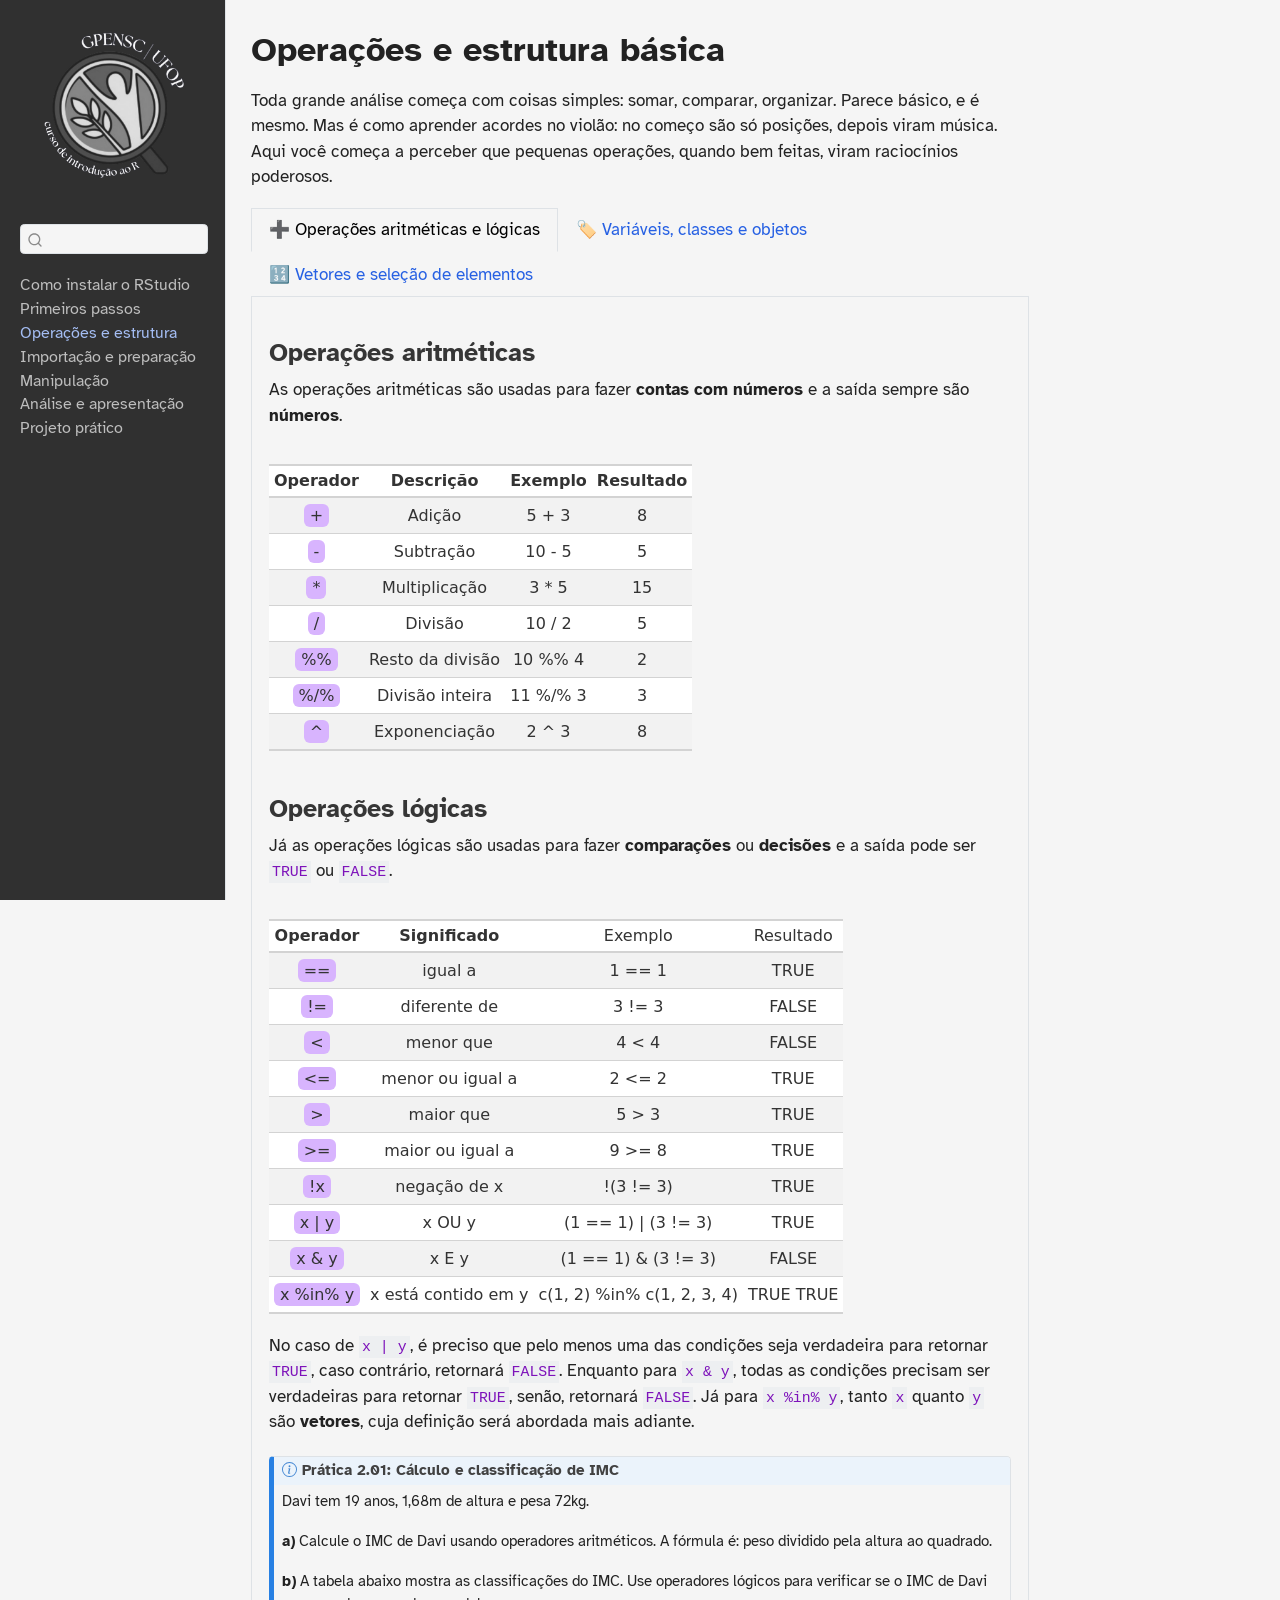
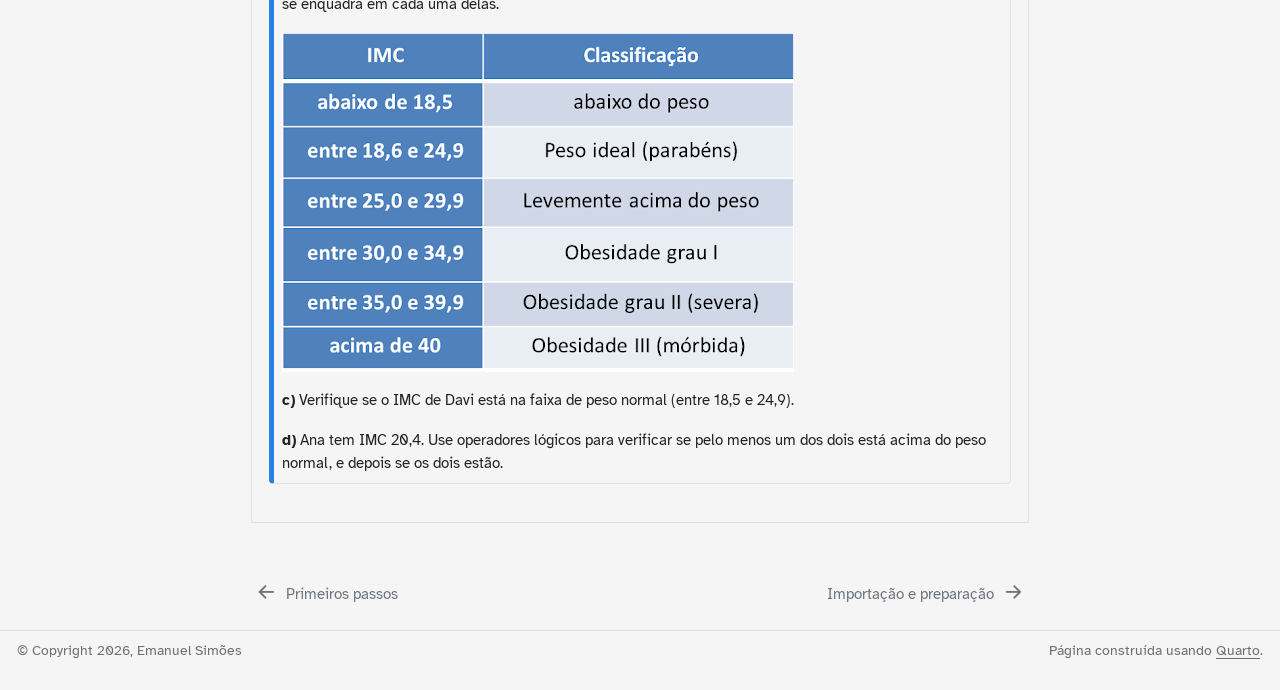
<file: docs/2.html>
<!DOCTYPE html>
<html xmlns="http://www.w3.org/1999/xhtml" lang="pt-BR" xml:lang="pt-BR"><head>

<meta charset="utf-8">
<meta name="generator" content="quarto-1.9.37">

<meta name="viewport" content="width=device-width, initial-scale=1.0, user-scalable=yes">


<title>Operações e estrutura básica – GPENSC | UFOP</title>
<style>
/* Default styles provided by pandoc.
** See https://pandoc.org/MANUAL.html#variables-for-html for config info.
*/
code{white-space: pre-wrap;}
span.smallcaps{font-variant: small-caps;}
div.columns{display: flex; gap: min(4vw, 1.5em);}
div.column{flex: auto; overflow-x: auto;}
div.hanging-indent{margin-left: 1.5em; text-indent: -1.5em;}
ul.task-list{list-style: none;}
ul.task-list li input[type="checkbox"] {
  width: 0.8em;
  margin: 0 0.8em 0.2em -1em; /* quarto-specific, see https://github.com/quarto-dev/quarto-cli/issues/4556 */ 
  vertical-align: middle;
}
/* CSS for syntax highlighting */
html { -webkit-text-size-adjust: 100%; }
pre > code.sourceCode { white-space: pre; position: relative; }
pre > code.sourceCode > span { display: inline-block; line-height: 1.25; }
pre > code.sourceCode > span:empty { height: 1.2em; }
.sourceCode { overflow: visible; }
code.sourceCode > span { color: inherit; text-decoration: inherit; }
div.sourceCode { margin: 1em 0; }
pre.sourceCode { margin: 0; }
@media screen {
div.sourceCode { overflow: auto; }
}
@media print {
pre > code.sourceCode { white-space: pre-wrap; }
pre > code.sourceCode > span { text-indent: -5em; padding-left: 5em; }
}
pre.numberSource code
  { counter-reset: source-line 0; }
pre.numberSource code > span
  { position: relative; left: -4em; counter-increment: source-line; }
pre.numberSource code > span > a:first-child::before
  { content: counter(source-line);
    position: relative; left: -1em; text-align: right; vertical-align: baseline;
    border: none; display: inline-block;
    -webkit-touch-callout: none; -webkit-user-select: none;
    -khtml-user-select: none; -moz-user-select: none;
    -ms-user-select: none; user-select: none;
    padding: 0 4px; width: 4em;
  }
pre.numberSource { margin-left: 3em;  padding-left: 4px; }
div.sourceCode
  {   }
@media screen {
pre > code.sourceCode > span > a:first-child::before { text-decoration: underline; }
}
</style>


<script src="site_libs/quarto-nav/quarto-nav.js"></script>
<script src="site_libs/clipboard/clipboard.min.js"></script>
<script src="site_libs/quarto-search/autocomplete.umd.js"></script>
<script src="site_libs/quarto-search/fuse.min.js"></script>
<script src="site_libs/quarto-search/quarto-search.js"></script>
<meta name="quarto:offset" content="./">
<link href="./3.html" rel="next">
<link href="./1.html" rel="prev">
<link href="./images/logo2.png" rel="icon" type="image/png">
<script src="site_libs/quarto-html/quarto.js" type="module"></script>
<script src="site_libs/quarto-html/tabsets/tabsets.js" type="module"></script>
<script src="site_libs/quarto-html/popper.min.js"></script>
<script src="site_libs/quarto-html/tippy.umd.min.js"></script>
<script src="site_libs/quarto-html/anchor.min.js"></script>
<link href="site_libs/quarto-html/tippy.css" rel="stylesheet">
<link href="site_libs/quarto-html/quarto-syntax-highlighting-7f8f88aac4f3542376d5c11b86a4c14d.css" rel="stylesheet" id="quarto-text-highlighting-styles">
<script src="site_libs/bootstrap/bootstrap.min.js"></script>
<link href="site_libs/bootstrap/bootstrap-icons.css" rel="stylesheet">
<link href="site_libs/bootstrap/bootstrap-d4edce2fe595ef9b535bb5642147f9f0.min.css" rel="stylesheet" append-hash="true" id="quarto-bootstrap" data-mode="light">
<script id="quarto-search-options" type="application/json">{
  "location": "sidebar",
  "copy-button": false,
  "collapse-after": 3,
  "panel-placement": "start",
  "type": "textbox",
  "limit": 50,
  "keyboard-shortcut": [
    "f",
    "/",
    "s"
  ],
  "show-item-context": false,
  "language": {
    "search-no-results-text": "Nenhum resultado",
    "search-matching-documents-text": "documentos correspondentes",
    "search-copy-link-title": "Copiar link para a busca",
    "search-hide-matches-text": "Esconder correspondências adicionais",
    "search-more-match-text": "mais correspondência neste documento",
    "search-more-matches-text": "mais correspondências neste documento",
    "search-clear-button-title": "Limpar",
    "search-text-placeholder": "",
    "search-detached-cancel-button-title": "Cancelar",
    "search-submit-button-title": "Enviar",
    "search-label": "Procurar"
  }
}</script>


<meta property="og:title" content="Operações e estrutura básica – GPENSC | UFOP">
<meta property="og:description" content="">
<meta property="og:image" content="images/imc.png">
<meta property="og:site_name" content="GPENSC | UFOP">
</head>

<body class="nav-sidebar docked quarto-light">

<div id="quarto-search-results"></div>
  <header id="quarto-header" class="headroom fixed-top">
  <nav class="quarto-secondary-nav">
    <div class="container-fluid d-flex">
      <button type="button" class="quarto-btn-toggle btn" data-bs-toggle="collapse" role="button" data-bs-target=".quarto-sidebar-collapse-item" aria-controls="quarto-sidebar" aria-expanded="false" aria-label="Alternar barra lateral" onclick="if (window.quartoToggleHeadroom) { window.quartoToggleHeadroom(); }">
        <i class="bi bi-layout-text-sidebar-reverse"></i>
      </button>
        <nav class="quarto-page-breadcrumbs" aria-label="breadcrumb"><ol class="breadcrumb"><li class="breadcrumb-item"><a href="./2.html">Operações e estrutura</a></li></ol></nav>
        <a class="flex-grow-1" role="navigation" data-bs-toggle="collapse" data-bs-target=".quarto-sidebar-collapse-item" aria-controls="quarto-sidebar" aria-expanded="false" aria-label="Alternar barra lateral" onclick="if (window.quartoToggleHeadroom) { window.quartoToggleHeadroom(); }">      
        </a>
      <button type="button" class="btn quarto-search-button" aria-label="Procurar" onclick="window.quartoOpenSearch();">
        <i class="bi bi-search"></i>
      </button>
    </div>
  </nav>
</header>
<!-- content -->
<div id="quarto-content" class="quarto-container page-columns page-rows-contents page-layout-article">
<!-- sidebar -->
  <nav id="quarto-sidebar" class="sidebar collapse collapse-horizontal quarto-sidebar-collapse-item sidebar-navigation docked overflow-auto">
    <div class="pt-lg-2 mt-2 text-center sidebar-header">
      <a href="./index.html" class="sidebar-logo-link">
      <img src="./images/logo2.png" alt="" class="sidebar-logo light-content py-0 d-lg-inline d-none">
      <img src="./images/logo2.png" alt="" class="sidebar-logo dark-content py-0 d-lg-inline d-none">
      </a>
      </div>
        <div class="mt-2 flex-shrink-0 align-items-center">
        <div class="sidebar-search">
        <div id="quarto-search" class="" title="Procurar"></div>
        </div>
        </div>
    <div class="sidebar-menu-container"> 
    <ul class="list-unstyled mt-1">
        <li class="sidebar-item">
  <div class="sidebar-item-container"> 
  <a href="./0.html" class="sidebar-item-text sidebar-link">
 <span class="menu-text">Como instalar o RStudio</span></a>
  </div>
</li>
        <li class="sidebar-item">
  <div class="sidebar-item-container"> 
  <a href="./1.html" class="sidebar-item-text sidebar-link">
 <span class="menu-text">Primeiros passos</span></a>
  </div>
</li>
        <li class="sidebar-item">
  <div class="sidebar-item-container"> 
  <a href="./2.html" class="sidebar-item-text sidebar-link active">
 <span class="menu-text">Operações e estrutura</span></a>
  </div>
</li>
        <li class="sidebar-item">
  <div class="sidebar-item-container"> 
  <a href="./3.html" class="sidebar-item-text sidebar-link">
 <span class="menu-text">Importação e preparação</span></a>
  </div>
</li>
        <li class="sidebar-item">
  <div class="sidebar-item-container"> 
  <a href="./4.html" class="sidebar-item-text sidebar-link">
 <span class="menu-text">Manipulação</span></a>
  </div>
</li>
        <li class="sidebar-item">
  <div class="sidebar-item-container"> 
  <a href="./5.html" class="sidebar-item-text sidebar-link">
 <span class="menu-text">Análise e apresentação</span></a>
  </div>
</li>
        <li class="sidebar-item">
  <div class="sidebar-item-container"> 
  <a href="./projeto-pratico.html" class="sidebar-item-text sidebar-link">
 <span class="menu-text">Projeto prático</span></a>
  </div>
</li>
    </ul>
    </div>
</nav>
<div id="quarto-sidebar-glass" class="quarto-sidebar-collapse-item" data-bs-toggle="collapse" data-bs-target=".quarto-sidebar-collapse-item"></div>
<!-- margin-sidebar -->
    <div id="quarto-margin-sidebar" class="sidebar margin-sidebar zindex-bottom">
        
    </div>
<!-- main -->
<main class="content" id="quarto-document-content">

<header id="title-block-header" class="quarto-title-block default">
<div class="quarto-title">
<h1 class="title">Operações e estrutura básica</h1>
</div>



<div class="quarto-title-meta">

    
  
    
  </div>
  


</header>


<p>Toda grande análise começa com coisas simples: somar, comparar, organizar. Parece básico, e é mesmo. Mas é como aprender acordes no violão: no começo são só posições, depois viram música. Aqui você começa a perceber que pequenas operações, quando bem feitas, viram raciocínios poderosos.</p>
<div class="tabset-margin-container"></div><div class="panel-tabset">
<ul class="nav nav-tabs" role="tablist"><li class="nav-item" role="presentation"><a class="nav-link active" id="tabset-1-1-tab" data-bs-toggle="tab" data-bs-target="#tabset-1-1" role="tab" aria-controls="tabset-1-1" aria-selected="true" href="">➕ Operações aritméticas e lógicas</a></li><li class="nav-item" role="presentation"><a class="nav-link" id="tabset-1-2-tab" data-bs-toggle="tab" data-bs-target="#tabset-1-2" role="tab" aria-controls="tabset-1-2" aria-selected="false" href="">🏷️ Variáveis, classes e objetos</a></li><li class="nav-item" role="presentation"><a class="nav-link" id="tabset-1-3-tab" data-bs-toggle="tab" data-bs-target="#tabset-1-3" role="tab" aria-controls="tabset-1-3" aria-selected="false" href="">🔢 Vetores e seleção de elementos</a></li></ul>
<div class="tab-content">
<div id="tabset-1-1" class="tab-pane active" role="tabpanel" aria-labelledby="tabset-1-1-tab">
<section id="operações-aritméticas" class="level3">
<h3 class="anchored" data-anchor-id="operações-aritméticas">Operações aritméticas</h3>
<p>As operações aritméticas são usadas para fazer <strong>contas com números</strong> e a saída sempre são <strong>números</strong>.</p>
<div class="cell">
<div class="cell-output-display">
<div id="trqvavoapq" style="padding-left:0px;padding-right:0px;padding-top:10px;padding-bottom:10px;overflow-x:auto;overflow-y:auto;width:auto;height:auto;">
<style>#trqvavoapq table {
  font-family: system-ui, 'Segoe UI', Roboto, Helvetica, Arial, sans-serif, 'Apple Color Emoji', 'Segoe UI Emoji', 'Segoe UI Symbol', 'Noto Color Emoji';
  -webkit-font-smoothing: antialiased;
  -moz-osx-font-smoothing: grayscale;
}

#trqvavoapq thead, #trqvavoapq tbody, #trqvavoapq tfoot, #trqvavoapq tr, #trqvavoapq td, #trqvavoapq th {
  border-style: none;
}

#trqvavoapq p {
  margin: 0;
  padding: 0;
}

#trqvavoapq .gt_table {
  display: table;
  border-collapse: collapse;
  line-height: normal;
  margin-left: 0;
  margin-right: auto;
  color: #333333;
  font-size: 16px;
  font-weight: normal;
  font-style: normal;
  background-color: #FFFFFF;
  width: auto;
  border-top-style: solid;
  border-top-width: 2px;
  border-top-color: #A8A8A8;
  border-right-style: none;
  border-right-width: 2px;
  border-right-color: #D3D3D3;
  border-bottom-style: solid;
  border-bottom-width: 2px;
  border-bottom-color: #A8A8A8;
  border-left-style: none;
  border-left-width: 2px;
  border-left-color: #D3D3D3;
}

#trqvavoapq .gt_caption {
  padding-top: 4px;
  padding-bottom: 4px;
}

#trqvavoapq .gt_title {
  color: #333333;
  font-size: 125%;
  font-weight: initial;
  padding-top: 4px;
  padding-bottom: 4px;
  padding-left: 5px;
  padding-right: 5px;
  border-bottom-color: #FFFFFF;
  border-bottom-width: 0;
}

#trqvavoapq .gt_subtitle {
  color: #333333;
  font-size: 85%;
  font-weight: initial;
  padding-top: 3px;
  padding-bottom: 5px;
  padding-left: 5px;
  padding-right: 5px;
  border-top-color: #FFFFFF;
  border-top-width: 0;
}

#trqvavoapq .gt_heading {
  background-color: #FFFFFF;
  text-align: center;
  border-bottom-color: #FFFFFF;
  border-left-style: none;
  border-left-width: 1px;
  border-left-color: #D3D3D3;
  border-right-style: none;
  border-right-width: 1px;
  border-right-color: #D3D3D3;
}

#trqvavoapq .gt_bottom_border {
  border-bottom-style: solid;
  border-bottom-width: 2px;
  border-bottom-color: #D3D3D3;
}

#trqvavoapq .gt_col_headings {
  border-top-style: solid;
  border-top-width: 2px;
  border-top-color: #D3D3D3;
  border-bottom-style: solid;
  border-bottom-width: 2px;
  border-bottom-color: #D3D3D3;
  border-left-style: none;
  border-left-width: 1px;
  border-left-color: #D3D3D3;
  border-right-style: none;
  border-right-width: 1px;
  border-right-color: #D3D3D3;
}

#trqvavoapq .gt_col_heading {
  color: #333333;
  background-color: #FFFFFF;
  font-size: 100%;
  font-weight: normal;
  text-transform: inherit;
  border-left-style: none;
  border-left-width: 1px;
  border-left-color: #D3D3D3;
  border-right-style: none;
  border-right-width: 1px;
  border-right-color: #D3D3D3;
  vertical-align: bottom;
  padding-top: 5px;
  padding-bottom: 6px;
  padding-left: 5px;
  padding-right: 5px;
  overflow-x: hidden;
}

#trqvavoapq .gt_column_spanner_outer {
  color: #333333;
  background-color: #FFFFFF;
  font-size: 100%;
  font-weight: normal;
  text-transform: inherit;
  padding-top: 0;
  padding-bottom: 0;
  padding-left: 4px;
  padding-right: 4px;
}

#trqvavoapq .gt_column_spanner_outer:first-child {
  padding-left: 0;
}

#trqvavoapq .gt_column_spanner_outer:last-child {
  padding-right: 0;
}

#trqvavoapq .gt_column_spanner {
  border-bottom-style: solid;
  border-bottom-width: 2px;
  border-bottom-color: #D3D3D3;
  vertical-align: bottom;
  padding-top: 5px;
  padding-bottom: 5px;
  overflow-x: hidden;
  display: inline-block;
  width: 100%;
}

#trqvavoapq .gt_spanner_row {
  border-bottom-style: hidden;
}

#trqvavoapq .gt_group_heading {
  padding-top: 8px;
  padding-bottom: 8px;
  padding-left: 5px;
  padding-right: 5px;
  color: #333333;
  background-color: #FFFFFF;
  font-size: 100%;
  font-weight: initial;
  text-transform: inherit;
  border-top-style: solid;
  border-top-width: 2px;
  border-top-color: #D3D3D3;
  border-bottom-style: solid;
  border-bottom-width: 2px;
  border-bottom-color: #D3D3D3;
  border-left-style: none;
  border-left-width: 1px;
  border-left-color: #D3D3D3;
  border-right-style: none;
  border-right-width: 1px;
  border-right-color: #D3D3D3;
  vertical-align: middle;
  text-align: left;
}

#trqvavoapq .gt_empty_group_heading {
  padding: 0.5px;
  color: #333333;
  background-color: #FFFFFF;
  font-size: 100%;
  font-weight: initial;
  border-top-style: solid;
  border-top-width: 2px;
  border-top-color: #D3D3D3;
  border-bottom-style: solid;
  border-bottom-width: 2px;
  border-bottom-color: #D3D3D3;
  vertical-align: middle;
}

#trqvavoapq .gt_from_md > :first-child {
  margin-top: 0;
}

#trqvavoapq .gt_from_md > :last-child {
  margin-bottom: 0;
}

#trqvavoapq .gt_row {
  padding-top: 8px;
  padding-bottom: 8px;
  padding-left: 5px;
  padding-right: 5px;
  margin: 10px;
  border-top-style: solid;
  border-top-width: 1px;
  border-top-color: #D3D3D3;
  border-left-style: none;
  border-left-width: 1px;
  border-left-color: #D3D3D3;
  border-right-style: none;
  border-right-width: 1px;
  border-right-color: #D3D3D3;
  vertical-align: middle;
  overflow-x: hidden;
}

#trqvavoapq .gt_stub {
  color: #333333;
  background-color: #FFFFFF;
  font-size: 100%;
  font-weight: initial;
  text-transform: inherit;
  border-right-style: solid;
  border-right-width: 2px;
  border-right-color: #D3D3D3;
  padding-left: 5px;
  padding-right: 5px;
}

#trqvavoapq .gt_stub_row_group {
  color: #333333;
  background-color: #FFFFFF;
  font-size: 100%;
  font-weight: initial;
  text-transform: inherit;
  border-right-style: solid;
  border-right-width: 2px;
  border-right-color: #D3D3D3;
  padding-left: 5px;
  padding-right: 5px;
  vertical-align: top;
}

#trqvavoapq .gt_row_group_first td {
  border-top-width: 2px;
}

#trqvavoapq .gt_row_group_first th {
  border-top-width: 2px;
}

#trqvavoapq .gt_summary_row {
  color: #333333;
  background-color: #FFFFFF;
  text-transform: inherit;
  padding-top: 8px;
  padding-bottom: 8px;
  padding-left: 5px;
  padding-right: 5px;
}

#trqvavoapq .gt_first_summary_row {
  border-top-style: solid;
  border-top-color: #D3D3D3;
}

#trqvavoapq .gt_first_summary_row.thick {
  border-top-width: 2px;
}

#trqvavoapq .gt_last_summary_row {
  padding-top: 8px;
  padding-bottom: 8px;
  padding-left: 5px;
  padding-right: 5px;
  border-bottom-style: solid;
  border-bottom-width: 2px;
  border-bottom-color: #D3D3D3;
}

#trqvavoapq .gt_grand_summary_row {
  color: #333333;
  background-color: #FFFFFF;
  text-transform: inherit;
  padding-top: 8px;
  padding-bottom: 8px;
  padding-left: 5px;
  padding-right: 5px;
}

#trqvavoapq .gt_first_grand_summary_row {
  padding-top: 8px;
  padding-bottom: 8px;
  padding-left: 5px;
  padding-right: 5px;
  border-top-style: double;
  border-top-width: 6px;
  border-top-color: #D3D3D3;
}

#trqvavoapq .gt_last_grand_summary_row_top {
  padding-top: 8px;
  padding-bottom: 8px;
  padding-left: 5px;
  padding-right: 5px;
  border-bottom-style: double;
  border-bottom-width: 6px;
  border-bottom-color: #D3D3D3;
}

#trqvavoapq .gt_striped {
  background-color: rgba(128, 128, 128, 0.05);
}

#trqvavoapq .gt_table_body {
  border-top-style: solid;
  border-top-width: 2px;
  border-top-color: #D3D3D3;
  border-bottom-style: solid;
  border-bottom-width: 2px;
  border-bottom-color: #D3D3D3;
}

#trqvavoapq .gt_footnotes {
  color: #333333;
  background-color: #FFFFFF;
  border-bottom-style: none;
  border-bottom-width: 2px;
  border-bottom-color: #D3D3D3;
  border-left-style: none;
  border-left-width: 2px;
  border-left-color: #D3D3D3;
  border-right-style: none;
  border-right-width: 2px;
  border-right-color: #D3D3D3;
}

#trqvavoapq .gt_footnote {
  margin: 0px;
  font-size: 90%;
  padding-top: 4px;
  padding-bottom: 4px;
  padding-left: 5px;
  padding-right: 5px;
}

#trqvavoapq .gt_sourcenotes {
  color: #333333;
  background-color: #FFFFFF;
  border-bottom-style: none;
  border-bottom-width: 2px;
  border-bottom-color: #D3D3D3;
  border-left-style: none;
  border-left-width: 2px;
  border-left-color: #D3D3D3;
  border-right-style: none;
  border-right-width: 2px;
  border-right-color: #D3D3D3;
}

#trqvavoapq .gt_sourcenote {
  font-size: 90%;
  padding-top: 4px;
  padding-bottom: 4px;
  padding-left: 5px;
  padding-right: 5px;
}

#trqvavoapq .gt_left {
  text-align: left;
}

#trqvavoapq .gt_center {
  text-align: center;
}

#trqvavoapq .gt_right {
  text-align: right;
  font-variant-numeric: tabular-nums;
}

#trqvavoapq .gt_font_normal {
  font-weight: normal;
}

#trqvavoapq .gt_font_bold {
  font-weight: bold;
}

#trqvavoapq .gt_font_italic {
  font-style: italic;
}

#trqvavoapq .gt_super {
  font-size: 65%;
}

#trqvavoapq .gt_footnote_marks {
  font-size: 75%;
  vertical-align: 0.4em;
  position: initial;
}

#trqvavoapq .gt_asterisk {
  font-size: 100%;
  vertical-align: 0;
}

#trqvavoapq .gt_indent_1 {
  text-indent: 5px;
}

#trqvavoapq .gt_indent_2 {
  text-indent: 10px;
}

#trqvavoapq .gt_indent_3 {
  text-indent: 15px;
}

#trqvavoapq .gt_indent_4 {
  text-indent: 20px;
}

#trqvavoapq .gt_indent_5 {
  text-indent: 25px;
}

#trqvavoapq .katex-display {
  display: inline-flex !important;
  margin-bottom: 0.75em !important;
}

#trqvavoapq div.Reactable > div.rt-table > div.rt-thead > div.rt-tr.rt-tr-group-header > div.rt-th-group:after {
  height: 0px !important;
}
</style>

<table class="gt_table caption-top table table-sm table-striped small" data-quarto-bootstrap="false">
<thead>
<tr class="gt_col_headings header">
<th id="Operador" class="gt_col_heading gt_columns_bottom_border gt_center" data-quarto-table-cell-role="th" scope="col"><strong>Operador</strong></th>
<th id="Descricao" class="gt_col_heading gt_columns_bottom_border gt_center" data-quarto-table-cell-role="th" scope="col"><strong>Descrição</strong></th>
<th id="Exemplo" class="gt_col_heading gt_columns_bottom_border gt_center" data-quarto-table-cell-role="th" scope="col"><strong>Exemplo</strong></th>
<th id="Resultado" class="gt_col_heading gt_columns_bottom_border gt_center" data-quarto-table-cell-role="th" scope="col"><strong>Resultado</strong></th>
</tr>
</thead>
<tbody class="gt_table_body">
<tr class="odd">
<td class="gt_row gt_center" headers="Operador"><span style="background-color:#d8b4fe;
             padding:2px 6px;
             border-radius:6px;
             font-weight:500;">+</span></td>
<td class="gt_row gt_center" headers="Descricao">Adição</td>
<td class="gt_row gt_center" headers="Exemplo">5 + 3</td>
<td class="gt_row gt_center" headers="Resultado">8</td>
</tr>
<tr class="even">
<td class="gt_row gt_center" headers="Operador"><span style="background-color:#d8b4fe;
             padding:2px 6px;
             border-radius:6px;
             font-weight:500;">-</span></td>
<td class="gt_row gt_center" headers="Descricao">Subtração</td>
<td class="gt_row gt_center" headers="Exemplo">10 - 5</td>
<td class="gt_row gt_center" headers="Resultado">5</td>
</tr>
<tr class="odd">
<td class="gt_row gt_center" headers="Operador"><span style="background-color:#d8b4fe;
             padding:2px 6px;
             border-radius:6px;
             font-weight:500;">*</span></td>
<td class="gt_row gt_center" headers="Descricao">Multiplicação</td>
<td class="gt_row gt_center" headers="Exemplo">3 * 5</td>
<td class="gt_row gt_center" headers="Resultado">15</td>
</tr>
<tr class="even">
<td class="gt_row gt_center" headers="Operador"><span style="background-color:#d8b4fe;
             padding:2px 6px;
             border-radius:6px;
             font-weight:500;">/</span></td>
<td class="gt_row gt_center" headers="Descricao">Divisão</td>
<td class="gt_row gt_center" headers="Exemplo">10 / 2</td>
<td class="gt_row gt_center" headers="Resultado">5</td>
</tr>
<tr class="odd">
<td class="gt_row gt_center" headers="Operador"><span style="background-color:#d8b4fe;
             padding:2px 6px;
             border-radius:6px;
             font-weight:500;">%%</span></td>
<td class="gt_row gt_center" headers="Descricao">Resto da divisão</td>
<td class="gt_row gt_center" headers="Exemplo">10 %% 4</td>
<td class="gt_row gt_center" headers="Resultado">2</td>
</tr>
<tr class="even">
<td class="gt_row gt_center" headers="Operador"><span style="background-color:#d8b4fe;
             padding:2px 6px;
             border-radius:6px;
             font-weight:500;">%/%</span></td>
<td class="gt_row gt_center" headers="Descricao">Divisão inteira</td>
<td class="gt_row gt_center" headers="Exemplo">11 %/% 3</td>
<td class="gt_row gt_center" headers="Resultado">3</td>
</tr>
<tr class="odd">
<td class="gt_row gt_center" headers="Operador"><span style="background-color:#d8b4fe;
             padding:2px 6px;
             border-radius:6px;
             font-weight:500;">^</span></td>
<td class="gt_row gt_center" headers="Descricao">Exponenciação</td>
<td class="gt_row gt_center" headers="Exemplo">2 ^ 3</td>
<td class="gt_row gt_center" headers="Resultado">8</td>
</tr>
</tbody>
</table>

</div>
</div>
</div>
</section>
<section id="operações-lógicas" class="level3">
<h3 class="anchored" data-anchor-id="operações-lógicas">Operações lógicas</h3>
<p>Já as operações lógicas são usadas para fazer <strong>comparações</strong> ou <strong>decisões</strong> e a saída pode ser <code>TRUE</code> ou <code>FALSE</code>.</p>
<div class="cell">
<div class="cell-output-display">
<div id="sdjqcctbbn" style="padding-left:0px;padding-right:0px;padding-top:10px;padding-bottom:10px;overflow-x:auto;overflow-y:auto;width:auto;height:auto;">
<style>#sdjqcctbbn table {
  font-family: system-ui, 'Segoe UI', Roboto, Helvetica, Arial, sans-serif, 'Apple Color Emoji', 'Segoe UI Emoji', 'Segoe UI Symbol', 'Noto Color Emoji';
  -webkit-font-smoothing: antialiased;
  -moz-osx-font-smoothing: grayscale;
}

#sdjqcctbbn thead, #sdjqcctbbn tbody, #sdjqcctbbn tfoot, #sdjqcctbbn tr, #sdjqcctbbn td, #sdjqcctbbn th {
  border-style: none;
}

#sdjqcctbbn p {
  margin: 0;
  padding: 0;
}

#sdjqcctbbn .gt_table {
  display: table;
  border-collapse: collapse;
  line-height: normal;
  margin-left: 0;
  margin-right: auto;
  color: #333333;
  font-size: 16px;
  font-weight: normal;
  font-style: normal;
  background-color: #FFFFFF;
  width: auto;
  border-top-style: solid;
  border-top-width: 2px;
  border-top-color: #A8A8A8;
  border-right-style: none;
  border-right-width: 2px;
  border-right-color: #D3D3D3;
  border-bottom-style: solid;
  border-bottom-width: 2px;
  border-bottom-color: #A8A8A8;
  border-left-style: none;
  border-left-width: 2px;
  border-left-color: #D3D3D3;
}

#sdjqcctbbn .gt_caption {
  padding-top: 4px;
  padding-bottom: 4px;
}

#sdjqcctbbn .gt_title {
  color: #333333;
  font-size: 125%;
  font-weight: initial;
  padding-top: 4px;
  padding-bottom: 4px;
  padding-left: 5px;
  padding-right: 5px;
  border-bottom-color: #FFFFFF;
  border-bottom-width: 0;
}

#sdjqcctbbn .gt_subtitle {
  color: #333333;
  font-size: 85%;
  font-weight: initial;
  padding-top: 3px;
  padding-bottom: 5px;
  padding-left: 5px;
  padding-right: 5px;
  border-top-color: #FFFFFF;
  border-top-width: 0;
}

#sdjqcctbbn .gt_heading {
  background-color: #FFFFFF;
  text-align: center;
  border-bottom-color: #FFFFFF;
  border-left-style: none;
  border-left-width: 1px;
  border-left-color: #D3D3D3;
  border-right-style: none;
  border-right-width: 1px;
  border-right-color: #D3D3D3;
}

#sdjqcctbbn .gt_bottom_border {
  border-bottom-style: solid;
  border-bottom-width: 2px;
  border-bottom-color: #D3D3D3;
}

#sdjqcctbbn .gt_col_headings {
  border-top-style: solid;
  border-top-width: 2px;
  border-top-color: #D3D3D3;
  border-bottom-style: solid;
  border-bottom-width: 2px;
  border-bottom-color: #D3D3D3;
  border-left-style: none;
  border-left-width: 1px;
  border-left-color: #D3D3D3;
  border-right-style: none;
  border-right-width: 1px;
  border-right-color: #D3D3D3;
}

#sdjqcctbbn .gt_col_heading {
  color: #333333;
  background-color: #FFFFFF;
  font-size: 100%;
  font-weight: normal;
  text-transform: inherit;
  border-left-style: none;
  border-left-width: 1px;
  border-left-color: #D3D3D3;
  border-right-style: none;
  border-right-width: 1px;
  border-right-color: #D3D3D3;
  vertical-align: bottom;
  padding-top: 5px;
  padding-bottom: 6px;
  padding-left: 5px;
  padding-right: 5px;
  overflow-x: hidden;
}

#sdjqcctbbn .gt_column_spanner_outer {
  color: #333333;
  background-color: #FFFFFF;
  font-size: 100%;
  font-weight: normal;
  text-transform: inherit;
  padding-top: 0;
  padding-bottom: 0;
  padding-left: 4px;
  padding-right: 4px;
}

#sdjqcctbbn .gt_column_spanner_outer:first-child {
  padding-left: 0;
}

#sdjqcctbbn .gt_column_spanner_outer:last-child {
  padding-right: 0;
}

#sdjqcctbbn .gt_column_spanner {
  border-bottom-style: solid;
  border-bottom-width: 2px;
  border-bottom-color: #D3D3D3;
  vertical-align: bottom;
  padding-top: 5px;
  padding-bottom: 5px;
  overflow-x: hidden;
  display: inline-block;
  width: 100%;
}

#sdjqcctbbn .gt_spanner_row {
  border-bottom-style: hidden;
}

#sdjqcctbbn .gt_group_heading {
  padding-top: 8px;
  padding-bottom: 8px;
  padding-left: 5px;
  padding-right: 5px;
  color: #333333;
  background-color: #FFFFFF;
  font-size: 100%;
  font-weight: initial;
  text-transform: inherit;
  border-top-style: solid;
  border-top-width: 2px;
  border-top-color: #D3D3D3;
  border-bottom-style: solid;
  border-bottom-width: 2px;
  border-bottom-color: #D3D3D3;
  border-left-style: none;
  border-left-width: 1px;
  border-left-color: #D3D3D3;
  border-right-style: none;
  border-right-width: 1px;
  border-right-color: #D3D3D3;
  vertical-align: middle;
  text-align: left;
}

#sdjqcctbbn .gt_empty_group_heading {
  padding: 0.5px;
  color: #333333;
  background-color: #FFFFFF;
  font-size: 100%;
  font-weight: initial;
  border-top-style: solid;
  border-top-width: 2px;
  border-top-color: #D3D3D3;
  border-bottom-style: solid;
  border-bottom-width: 2px;
  border-bottom-color: #D3D3D3;
  vertical-align: middle;
}

#sdjqcctbbn .gt_from_md > :first-child {
  margin-top: 0;
}

#sdjqcctbbn .gt_from_md > :last-child {
  margin-bottom: 0;
}

#sdjqcctbbn .gt_row {
  padding-top: 8px;
  padding-bottom: 8px;
  padding-left: 5px;
  padding-right: 5px;
  margin: 10px;
  border-top-style: solid;
  border-top-width: 1px;
  border-top-color: #D3D3D3;
  border-left-style: none;
  border-left-width: 1px;
  border-left-color: #D3D3D3;
  border-right-style: none;
  border-right-width: 1px;
  border-right-color: #D3D3D3;
  vertical-align: middle;
  overflow-x: hidden;
}

#sdjqcctbbn .gt_stub {
  color: #333333;
  background-color: #FFFFFF;
  font-size: 100%;
  font-weight: initial;
  text-transform: inherit;
  border-right-style: solid;
  border-right-width: 2px;
  border-right-color: #D3D3D3;
  padding-left: 5px;
  padding-right: 5px;
}

#sdjqcctbbn .gt_stub_row_group {
  color: #333333;
  background-color: #FFFFFF;
  font-size: 100%;
  font-weight: initial;
  text-transform: inherit;
  border-right-style: solid;
  border-right-width: 2px;
  border-right-color: #D3D3D3;
  padding-left: 5px;
  padding-right: 5px;
  vertical-align: top;
}

#sdjqcctbbn .gt_row_group_first td {
  border-top-width: 2px;
}

#sdjqcctbbn .gt_row_group_first th {
  border-top-width: 2px;
}

#sdjqcctbbn .gt_summary_row {
  color: #333333;
  background-color: #FFFFFF;
  text-transform: inherit;
  padding-top: 8px;
  padding-bottom: 8px;
  padding-left: 5px;
  padding-right: 5px;
}

#sdjqcctbbn .gt_first_summary_row {
  border-top-style: solid;
  border-top-color: #D3D3D3;
}

#sdjqcctbbn .gt_first_summary_row.thick {
  border-top-width: 2px;
}

#sdjqcctbbn .gt_last_summary_row {
  padding-top: 8px;
  padding-bottom: 8px;
  padding-left: 5px;
  padding-right: 5px;
  border-bottom-style: solid;
  border-bottom-width: 2px;
  border-bottom-color: #D3D3D3;
}

#sdjqcctbbn .gt_grand_summary_row {
  color: #333333;
  background-color: #FFFFFF;
  text-transform: inherit;
  padding-top: 8px;
  padding-bottom: 8px;
  padding-left: 5px;
  padding-right: 5px;
}

#sdjqcctbbn .gt_first_grand_summary_row {
  padding-top: 8px;
  padding-bottom: 8px;
  padding-left: 5px;
  padding-right: 5px;
  border-top-style: double;
  border-top-width: 6px;
  border-top-color: #D3D3D3;
}

#sdjqcctbbn .gt_last_grand_summary_row_top {
  padding-top: 8px;
  padding-bottom: 8px;
  padding-left: 5px;
  padding-right: 5px;
  border-bottom-style: double;
  border-bottom-width: 6px;
  border-bottom-color: #D3D3D3;
}

#sdjqcctbbn .gt_striped {
  background-color: rgba(128, 128, 128, 0.05);
}

#sdjqcctbbn .gt_table_body {
  border-top-style: solid;
  border-top-width: 2px;
  border-top-color: #D3D3D3;
  border-bottom-style: solid;
  border-bottom-width: 2px;
  border-bottom-color: #D3D3D3;
}

#sdjqcctbbn .gt_footnotes {
  color: #333333;
  background-color: #FFFFFF;
  border-bottom-style: none;
  border-bottom-width: 2px;
  border-bottom-color: #D3D3D3;
  border-left-style: none;
  border-left-width: 2px;
  border-left-color: #D3D3D3;
  border-right-style: none;
  border-right-width: 2px;
  border-right-color: #D3D3D3;
}

#sdjqcctbbn .gt_footnote {
  margin: 0px;
  font-size: 90%;
  padding-top: 4px;
  padding-bottom: 4px;
  padding-left: 5px;
  padding-right: 5px;
}

#sdjqcctbbn .gt_sourcenotes {
  color: #333333;
  background-color: #FFFFFF;
  border-bottom-style: none;
  border-bottom-width: 2px;
  border-bottom-color: #D3D3D3;
  border-left-style: none;
  border-left-width: 2px;
  border-left-color: #D3D3D3;
  border-right-style: none;
  border-right-width: 2px;
  border-right-color: #D3D3D3;
}

#sdjqcctbbn .gt_sourcenote {
  font-size: 90%;
  padding-top: 4px;
  padding-bottom: 4px;
  padding-left: 5px;
  padding-right: 5px;
}

#sdjqcctbbn .gt_left {
  text-align: left;
}

#sdjqcctbbn .gt_center {
  text-align: center;
}

#sdjqcctbbn .gt_right {
  text-align: right;
  font-variant-numeric: tabular-nums;
}

#sdjqcctbbn .gt_font_normal {
  font-weight: normal;
}

#sdjqcctbbn .gt_font_bold {
  font-weight: bold;
}

#sdjqcctbbn .gt_font_italic {
  font-style: italic;
}

#sdjqcctbbn .gt_super {
  font-size: 65%;
}

#sdjqcctbbn .gt_footnote_marks {
  font-size: 75%;
  vertical-align: 0.4em;
  position: initial;
}

#sdjqcctbbn .gt_asterisk {
  font-size: 100%;
  vertical-align: 0;
}

#sdjqcctbbn .gt_indent_1 {
  text-indent: 5px;
}

#sdjqcctbbn .gt_indent_2 {
  text-indent: 10px;
}

#sdjqcctbbn .gt_indent_3 {
  text-indent: 15px;
}

#sdjqcctbbn .gt_indent_4 {
  text-indent: 20px;
}

#sdjqcctbbn .gt_indent_5 {
  text-indent: 25px;
}

#sdjqcctbbn .katex-display {
  display: inline-flex !important;
  margin-bottom: 0.75em !important;
}

#sdjqcctbbn div.Reactable > div.rt-table > div.rt-thead > div.rt-tr.rt-tr-group-header > div.rt-th-group:after {
  height: 0px !important;
}
</style>

<table class="gt_table caption-top table table-sm table-striped small" data-quarto-bootstrap="false">
<thead>
<tr class="gt_col_headings header">
<th id="Operador" class="gt_col_heading gt_columns_bottom_border gt_center" data-quarto-table-cell-role="th" scope="col"><strong>Operador</strong></th>
<th id="Significado" class="gt_col_heading gt_columns_bottom_border gt_center" data-quarto-table-cell-role="th" scope="col"><strong>Significado</strong></th>
<th id="Exemplo" class="gt_col_heading gt_columns_bottom_border gt_center" data-quarto-table-cell-role="th" scope="col">Exemplo</th>
<th id="Resultado" class="gt_col_heading gt_columns_bottom_border gt_center" data-quarto-table-cell-role="th" scope="col">Resultado</th>
</tr>
</thead>
<tbody class="gt_table_body">
<tr class="odd">
<td class="gt_row gt_center" headers="Operador"><span style="background-color:#d8b4fe;
             padding:2px 6px;
             border-radius:6px;
             font-weight:500;">==</span></td>
<td class="gt_row gt_center" headers="Significado">igual a</td>
<td class="gt_row gt_center" headers="Exemplo">1 == 1</td>
<td class="gt_row gt_center" headers="Resultado">TRUE</td>
</tr>
<tr class="even">
<td class="gt_row gt_center" headers="Operador"><span style="background-color:#d8b4fe;
             padding:2px 6px;
             border-radius:6px;
             font-weight:500;">!=</span></td>
<td class="gt_row gt_center" headers="Significado">diferente de</td>
<td class="gt_row gt_center" headers="Exemplo">3 != 3</td>
<td class="gt_row gt_center" headers="Resultado">FALSE</td>
</tr>
<tr class="odd">
<td class="gt_row gt_center" headers="Operador"><span style="background-color:#d8b4fe;
             padding:2px 6px;
             border-radius:6px;
             font-weight:500;">&lt;</span></td>
<td class="gt_row gt_center" headers="Significado">menor que</td>
<td class="gt_row gt_center" headers="Exemplo">4 &lt; 4</td>
<td class="gt_row gt_center" headers="Resultado">FALSE</td>
</tr>
<tr class="even">
<td class="gt_row gt_center" headers="Operador"><span style="background-color:#d8b4fe;
             padding:2px 6px;
             border-radius:6px;
             font-weight:500;">&lt;=</span></td>
<td class="gt_row gt_center" headers="Significado">menor ou igual a</td>
<td class="gt_row gt_center" headers="Exemplo">2 &lt;= 2</td>
<td class="gt_row gt_center" headers="Resultado">TRUE</td>
</tr>
<tr class="odd">
<td class="gt_row gt_center" headers="Operador"><span style="background-color:#d8b4fe;
             padding:2px 6px;
             border-radius:6px;
             font-weight:500;">&gt;</span></td>
<td class="gt_row gt_center" headers="Significado">maior que</td>
<td class="gt_row gt_center" headers="Exemplo">5 &gt; 3</td>
<td class="gt_row gt_center" headers="Resultado">TRUE</td>
</tr>
<tr class="even">
<td class="gt_row gt_center" headers="Operador"><span style="background-color:#d8b4fe;
             padding:2px 6px;
             border-radius:6px;
             font-weight:500;">&gt;=</span></td>
<td class="gt_row gt_center" headers="Significado">maior ou igual a</td>
<td class="gt_row gt_center" headers="Exemplo">9 &gt;= 8</td>
<td class="gt_row gt_center" headers="Resultado">TRUE</td>
</tr>
<tr class="odd">
<td class="gt_row gt_center" headers="Operador"><span style="background-color:#d8b4fe;
             padding:2px 6px;
             border-radius:6px;
             font-weight:500;">!x</span></td>
<td class="gt_row gt_center" headers="Significado">negação de x</td>
<td class="gt_row gt_center" headers="Exemplo">!(3 != 3)</td>
<td class="gt_row gt_center" headers="Resultado">TRUE</td>
</tr>
<tr class="even">
<td class="gt_row gt_center" headers="Operador"><span style="background-color:#d8b4fe;
             padding:2px 6px;
             border-radius:6px;
             font-weight:500;">x | y</span></td>
<td class="gt_row gt_center" headers="Significado">x OU y</td>
<td class="gt_row gt_center" headers="Exemplo">(1 == 1) | (3 != 3)</td>
<td class="gt_row gt_center" headers="Resultado">TRUE</td>
</tr>
<tr class="odd">
<td class="gt_row gt_center" headers="Operador"><span style="background-color:#d8b4fe;
             padding:2px 6px;
             border-radius:6px;
             font-weight:500;">x &amp; y</span></td>
<td class="gt_row gt_center" headers="Significado">x E y</td>
<td class="gt_row gt_center" headers="Exemplo">(1 == 1) &amp; (3 != 3)</td>
<td class="gt_row gt_center" headers="Resultado">FALSE</td>
</tr>
<tr class="even">
<td class="gt_row gt_center" headers="Operador"><span style="background-color:#d8b4fe;
             padding:2px 6px;
             border-radius:6px;
             font-weight:500;">x %in% y</span></td>
<td class="gt_row gt_center" headers="Significado">x está contido em y</td>
<td class="gt_row gt_center" headers="Exemplo">c(1, 2) %in% c(1, 2, 3, 4)</td>
<td class="gt_row gt_center" headers="Resultado">TRUE TRUE</td>
</tr>
</tbody>
</table>

</div>
</div>
</div>
<p>No caso de <code>x | y</code>, é preciso que pelo menos uma das condições seja verdadeira para retornar <code>TRUE</code>, caso contrário, retornará <code>FALSE</code>. Enquanto para <code>x &amp; y</code>, todas as condições precisam ser verdadeiras para retornar <code>TRUE</code>, senão, retornará <code>FALSE</code>. Já para <code>x %in% y</code>, tanto <code>x</code> quanto <code>y</code> são <strong>vetores</strong>, cuja definição será abordada mais adiante.</p>
<div class="callout callout-style-default callout-note callout-titled">
<div class="callout-header d-flex align-content-center">
<div class="callout-icon-container">
<i class="callout-icon"></i>
</div>
<div class="callout-title-container flex-fill">
<span class="screen-reader-only">Nota</span>Prática 2.01: Cálculo e classificação de IMC
</div>
</div>
<div class="callout-body-container callout-body">
<p>Davi tem 19 anos, 1,68m de altura e pesa 72kg.</p>
<p><strong>a)</strong> Calcule o IMC de Davi usando operadores aritméticos. A fórmula é: peso dividido pela altura ao quadrado.</p>
<p><strong>b)</strong> A tabela abaixo mostra as classificações do IMC. Use operadores lógicos para verificar se o IMC de Davi se enquadra em cada uma delas.</p>
<p><img src="images/imc.png" class="img-fluid"></p>
<p><strong>c)</strong> Verifique se o IMC de Davi está na faixa de peso normal (entre 18,5 e 24,9).</p>
<p><strong>d)</strong> Ana tem IMC 20,4. Use operadores lógicos para verificar se pelo menos um dos dois está acima do peso normal, e depois se os dois estão.</p>
</div>
</div>
</section>
</div>
<div id="tabset-1-2" class="tab-pane" role="tabpanel" aria-labelledby="tabset-1-2-tab">
<p>O nome das variáveis podem conter <strong>letras</strong>, <strong>números</strong>, <strong>pontos</strong> (.) e <strong>sublinhados</strong> (_), mas devem começar com uma <strong>letra</strong>. Lembre-se também que <strong>MAIÚSCULAS</strong> e <strong>minúsculas</strong> são consideradas <strong>diferentes</strong>.</p>
<p><strong>As principais classes de objetos são:</strong></p>
<ul>
<li><p><code>numeric</code>: números, que podem ser <strong>inteiros</strong>, sem casas decimais, ou <strong>reais</strong>, com casas decimais.</p></li>
<li><p><code>character</code>: textos.</p></li>
<li><p><code>logical</code>: <strong>TRUE</strong> ou <strong>FALSE</strong>.</p></li>
<li><p><code>factor</code>: categorias.</p></li>
</ul>
<p>No código abaixo, foi atribuido à variável <code>variavel_numerica</code> um objeto de classe <code>numeric</code> com valor <code>2.5</code>.</p>
<div class="cell">
<div class="code-copy-outer-scaffold"><div class="sourceCode cell-code" id="cb1"><pre class="sourceCode r code-with-copy"><code class="sourceCode r"><span id="cb1-1"><a href="#cb1-1" aria-hidden="true" tabindex="-1"></a><span class="co"># atribuição</span></span>
<span id="cb1-2"><a href="#cb1-2" aria-hidden="true" tabindex="-1"></a>variavel_numerica <span class="ot">&lt;-</span> <span class="fl">2.5</span> </span>
<span id="cb1-3"><a href="#cb1-3" aria-hidden="true" tabindex="-1"></a><span class="co"># imprime o valor da variável</span></span>
<span id="cb1-4"><a href="#cb1-4" aria-hidden="true" tabindex="-1"></a>variavel_numerica</span>
<span id="cb1-5"><a href="#cb1-5" aria-hidden="true" tabindex="-1"></a></span>
<span id="cb1-6"><a href="#cb1-6" aria-hidden="true" tabindex="-1"></a><span class="co"># imprime a classe da variável</span></span>
<span id="cb1-7"><a href="#cb1-7" aria-hidden="true" tabindex="-1"></a><span class="fu">class</span>(variavel_numerica)</span></code></pre></div><button title="Copiar para a área de transferência" class="code-copy-button"><i class="bi"></i></button></div>
</div>
<div class="cell">
<div class="cell-output cell-output-stdout">
<pre><code>[1] 2.5</code></pre>
</div>
<div class="cell-output cell-output-stdout">
<pre><code>[1] "numeric"</code></pre>
</div>
</div>
<p>Abaixo, a variável <code>variavel_numerica</code> é convertida para texto com a função <code>as.character</code>. Observe também que textos são escritos entre aspas.</p>
<div class="cell">
<div class="code-copy-outer-scaffold"><div class="sourceCode cell-code" id="cb4"><pre class="sourceCode r code-with-copy"><code class="sourceCode r"><span id="cb4-1"><a href="#cb4-1" aria-hidden="true" tabindex="-1"></a><span class="co"># converte 'variavel_numerica' para texto (character)</span></span>
<span id="cb4-2"><a href="#cb4-2" aria-hidden="true" tabindex="-1"></a>variavel_textual <span class="ot">&lt;-</span> <span class="fu">as.character</span>(variavel_numerica)</span>
<span id="cb4-3"><a href="#cb4-3" aria-hidden="true" tabindex="-1"></a>variavel_textual</span>
<span id="cb4-4"><a href="#cb4-4" aria-hidden="true" tabindex="-1"></a></span>
<span id="cb4-5"><a href="#cb4-5" aria-hidden="true" tabindex="-1"></a><span class="co"># imprime a classe da variável 'variavel_textual'</span></span>
<span id="cb4-6"><a href="#cb4-6" aria-hidden="true" tabindex="-1"></a><span class="fu">class</span>(variavel_textual)</span>
<span id="cb4-7"><a href="#cb4-7" aria-hidden="true" tabindex="-1"></a></span>
<span id="cb4-8"><a href="#cb4-8" aria-hidden="true" tabindex="-1"></a><span class="co"># reatribui um valor para a variavel 'variavel_textual'</span></span>
<span id="cb4-9"><a href="#cb4-9" aria-hidden="true" tabindex="-1"></a>variavel_textual <span class="ot">&lt;-</span> <span class="st">"dois ponto cinco"</span></span>
<span id="cb4-10"><a href="#cb4-10" aria-hidden="true" tabindex="-1"></a>variavel_textual</span></code></pre></div><button title="Copiar para a área de transferência" class="code-copy-button"><i class="bi"></i></button></div>
</div>
<div class="cell">
<div class="cell-output cell-output-stdout">
<pre><code>[1] "2.5"</code></pre>
</div>
<div class="cell-output cell-output-stdout">
<pre><code>[1] "character"</code></pre>
</div>
<div class="cell-output cell-output-stdout">
<pre><code>[1] "dois ponto cinco"</code></pre>
</div>
</div>
<p>Agora, obtém-se uma variável lógica a partir das variáveis <code>variavel_numerica</code> e <code>variavel_textual</code>.</p>
<div class="cell">
<div class="code-copy-outer-scaffold"><div class="sourceCode cell-code" id="cb8"><pre class="sourceCode r code-with-copy"><code class="sourceCode r"><span id="cb8-1"><a href="#cb8-1" aria-hidden="true" tabindex="-1"></a><span class="co"># verifica se 2.5 é igual a "dois ponto cinco", a partir do operador lógico '=='</span></span>
<span id="cb8-2"><a href="#cb8-2" aria-hidden="true" tabindex="-1"></a>verificacao <span class="ot">&lt;-</span> variavel_numerica <span class="sc">==</span> variavel_textual</span>
<span id="cb8-3"><a href="#cb8-3" aria-hidden="true" tabindex="-1"></a>verificacao</span>
<span id="cb8-4"><a href="#cb8-4" aria-hidden="true" tabindex="-1"></a></span>
<span id="cb8-5"><a href="#cb8-5" aria-hidden="true" tabindex="-1"></a><span class="fu">class</span>(verificacao)</span>
<span id="cb8-6"><a href="#cb8-6" aria-hidden="true" tabindex="-1"></a></span>
<span id="cb8-7"><a href="#cb8-7" aria-hidden="true" tabindex="-1"></a><span class="co"># pergunta se a variável 'verificacao' armazena um objeto de classe 'logical'</span></span>
<span id="cb8-8"><a href="#cb8-8" aria-hidden="true" tabindex="-1"></a><span class="fu">is.logical</span>(verificacao)</span></code></pre></div><button title="Copiar para a área de transferência" class="code-copy-button"><i class="bi"></i></button></div>
</div>
<div class="cell">
<div class="cell-output cell-output-stdout">
<pre><code>[1] FALSE</code></pre>
</div>
<div class="cell-output cell-output-stdout">
<pre><code>[1] "logical"</code></pre>
</div>
<div class="cell-output cell-output-stdout">
<pre><code>[1] TRUE</code></pre>
</div>
</div>
<hr>
<div class="callout callout-style-default callout-note callout-titled">
<div class="callout-header d-flex align-content-center">
<div class="callout-icon-container">
<i class="callout-icon"></i>
</div>
<div class="callout-title-container flex-fill">
<span class="screen-reader-only">Nota</span>Prática 2.02: Variáveis e classes
</div>
</div>
<div class="callout-body-container callout-body">
<p>Agora que você já calculou o IMC de Davi manualmente, vamos organizar essas informações em variáveis.</p>
<p><strong>a)</strong> Crie variáveis para o nome, idade, altura e peso de Davi. Use class() para confirmar a classe de cada uma.</p>
<p><strong>b)</strong> Calcule e armazene o IMC de Davi em uma variável. Em seguida, use is.numeric() para confirmar que o resultado é numérico.</p>
<p><strong>c)</strong> Crie uma variável em_peso_normal que armazene o resultado da verificação lógica do item c) da prática anterior. Qual a classe dessa variável?</p>
</div>
</div>
</div>
<div id="tabset-1-3" class="tab-pane" role="tabpanel" aria-labelledby="tabset-1-3-tab">
<p>Vetores armazenam vários elementos de mesma classe.</p>
<section id="como-criar-vetores" class="level3">
<h3 class="anchored" data-anchor-id="como-criar-vetores">Como criar vetores</h3>
<div class="cell">
<div class="code-copy-outer-scaffold"><div class="sourceCode cell-code" id="cb12"><pre class="sourceCode r code-with-copy"><code class="sourceCode r"><span id="cb12-1"><a href="#cb12-1" aria-hidden="true" tabindex="-1"></a><span class="co"># vetor de nomes</span></span>
<span id="cb12-2"><a href="#cb12-2" aria-hidden="true" tabindex="-1"></a>vetor_de_nomes <span class="ot">&lt;-</span> <span class="fu">c</span>(<span class="st">"Bernardo"</span>, <span class="st">"Danilo"</span>, <span class="st">"José"</span>, <span class="st">"Emanuel"</span>, <span class="st">"Kauann"</span>, <span class="st">"Guilherme"</span>)</span>
<span id="cb12-3"><a href="#cb12-3" aria-hidden="true" tabindex="-1"></a>vetor_de_nomes</span></code></pre></div><button title="Copiar para a área de transferência" class="code-copy-button"><i class="bi"></i></button></div>
<div class="cell-output cell-output-stdout">
<pre><code>[1] "Bernardo"  "Danilo"    "José"      "Emanuel"   "Kauann"    "Guilherme"</code></pre>
</div>
</div>
<div class="cell">
<div class="code-copy-outer-scaffold"><div class="sourceCode cell-code" id="cb14"><pre class="sourceCode r code-with-copy"><code class="sourceCode r"><span id="cb14-1"><a href="#cb14-1" aria-hidden="true" tabindex="-1"></a><span class="co"># vetor de números</span></span>
<span id="cb14-2"><a href="#cb14-2" aria-hidden="true" tabindex="-1"></a>vetor_de_numeros <span class="ot">&lt;-</span> <span class="fu">c</span>(<span class="dv">0</span>, <span class="dv">1</span>, <span class="dv">2</span>, <span class="dv">3</span>, <span class="dv">4</span>, <span class="dv">5</span>, <span class="dv">6</span>, <span class="dv">7</span>, <span class="dv">8</span>, <span class="dv">9</span>)</span>
<span id="cb14-3"><a href="#cb14-3" aria-hidden="true" tabindex="-1"></a><span class="co"># é o mesmo que:</span></span>
<span id="cb14-4"><a href="#cb14-4" aria-hidden="true" tabindex="-1"></a>vetor_de_numeros <span class="ot">&lt;-</span> <span class="fu">seq</span>(<span class="dv">0</span>, <span class="dv">9</span>, <span class="dv">1</span>) <span class="co"># sequência de 0 a 9, saltando de 1 em 1</span></span>
<span id="cb14-5"><a href="#cb14-5" aria-hidden="true" tabindex="-1"></a><span class="co"># ou:</span></span>
<span id="cb14-6"><a href="#cb14-6" aria-hidden="true" tabindex="-1"></a>vetor_de_numeros <span class="ot">&lt;-</span> <span class="dv">0</span><span class="sc">:</span><span class="dv">9</span></span>
<span id="cb14-7"><a href="#cb14-7" aria-hidden="true" tabindex="-1"></a>vetor_de_numeros</span></code></pre></div><button title="Copiar para a área de transferência" class="code-copy-button"><i class="bi"></i></button></div>
<div class="cell-output cell-output-stdout">
<pre><code> [1] 0 1 2 3 4 5 6 7 8 9</code></pre>
</div>
</div>
<div class="cell">
<div class="code-copy-outer-scaffold"><div class="sourceCode cell-code" id="cb16"><pre class="sourceCode r code-with-copy"><code class="sourceCode r"><span id="cb16-1"><a href="#cb16-1" aria-hidden="true" tabindex="-1"></a><span class="co"># segundo vetor de números</span></span>
<span id="cb16-2"><a href="#cb16-2" aria-hidden="true" tabindex="-1"></a>vetor_de_numeros_2 <span class="ot">&lt;-</span> <span class="fu">c</span>(<span class="dv">3</span>, <span class="dv">3</span>, <span class="dv">3</span>, <span class="dv">3</span>, <span class="dv">3</span>)</span>
<span id="cb16-3"><a href="#cb16-3" aria-hidden="true" tabindex="-1"></a><span class="co"># é o mesmo que:</span></span>
<span id="cb16-4"><a href="#cb16-4" aria-hidden="true" tabindex="-1"></a>vetor_de_numeros_2 <span class="ot">&lt;-</span> <span class="fu">rep</span>(<span class="dv">3</span>, <span class="dv">5</span>) <span class="co"># repetir o número 3 cinco vezes</span></span>
<span id="cb16-5"><a href="#cb16-5" aria-hidden="true" tabindex="-1"></a>vetor_de_numeros_2</span></code></pre></div><button title="Copiar para a área de transferência" class="code-copy-button"><i class="bi"></i></button></div>
<div class="cell-output cell-output-stdout">
<pre><code>[1] 3 3 3 3 3</code></pre>
</div>
</div>
<div class="callout callout-style-default callout-note callout-titled">
<div class="callout-header d-flex align-content-center">
<div class="callout-icon-container">
<i class="callout-icon"></i>
</div>
<div class="callout-title-container flex-fill">
<span class="screen-reader-only">Nota</span>Prática 2.03: Criando vetores numéricos
</div>
</div>
<div class="callout-body-container callout-body">
<p>Crie os vetores abaixo usando a forma mais curta possível:</p>
<p><strong>a)</strong> Números de 1 a 10.</p>
<p><strong>b)</strong> Números de 0 a 100, de 10 em 10.</p>
<p><strong>c)</strong> O número 5 repetido 8 vezes.</p>
</div>
</div>
</section>
<section id="selecionar-elementos-por-índice" class="level3">
<h3 class="anchored" data-anchor-id="selecionar-elementos-por-índice">Selecionar elementos por índice</h3>
<p>Cada elemento possui um <strong>indexador associado</strong>, de modo que o primeiro elemento possui índice 1, o segundo possui índice 2, e assim por diante.</p>
<p>Ou seja, “<em>Bernardo</em>” possui índice 1, “<em>Danilo</em>” possui índice 2, “<em>José</em>” possui índice 3, e assim por diante.</p>
<div class="cell">
<div class="code-copy-outer-scaffold"><div class="sourceCode cell-code" id="cb18"><pre class="sourceCode r code-with-copy"><code class="sourceCode r"><span id="cb18-1"><a href="#cb18-1" aria-hidden="true" tabindex="-1"></a><span class="co"># seleciona um elemento</span></span>
<span id="cb18-2"><a href="#cb18-2" aria-hidden="true" tabindex="-1"></a>vetor_de_nomes[<span class="dv">2</span>]</span></code></pre></div><button title="Copiar para a área de transferência" class="code-copy-button"><i class="bi"></i></button></div>
<div class="cell-output cell-output-stdout">
<pre><code>[1] "Danilo"</code></pre>
</div>
</div>
<div class="cell">
<div class="code-copy-outer-scaffold"><div class="sourceCode cell-code" id="cb20"><pre class="sourceCode r code-with-copy"><code class="sourceCode r"><span id="cb20-1"><a href="#cb20-1" aria-hidden="true" tabindex="-1"></a><span class="co"># seleciona elementos seguidos</span></span>
<span id="cb20-2"><a href="#cb20-2" aria-hidden="true" tabindex="-1"></a>vetor_de_nomes[<span class="dv">2</span><span class="sc">:</span><span class="dv">5</span>]</span></code></pre></div><button title="Copiar para a área de transferência" class="code-copy-button"><i class="bi"></i></button></div>
<div class="cell-output cell-output-stdout">
<pre><code>[1] "Danilo"  "José"    "Emanuel" "Kauann" </code></pre>
</div>
</div>
<div class="cell">
<div class="code-copy-outer-scaffold"><div class="sourceCode cell-code" id="cb22"><pre class="sourceCode r code-with-copy"><code class="sourceCode r"><span id="cb22-1"><a href="#cb22-1" aria-hidden="true" tabindex="-1"></a><span class="co"># seleciona elementos em posições específicas</span></span>
<span id="cb22-2"><a href="#cb22-2" aria-hidden="true" tabindex="-1"></a>vetor_de_nomes[<span class="fu">c</span>(<span class="dv">2</span>,<span class="dv">6</span>)]</span></code></pre></div><button title="Copiar para a área de transferência" class="code-copy-button"><i class="bi"></i></button></div>
<div class="cell-output cell-output-stdout">
<pre><code>[1] "Danilo"    "Guilherme"</code></pre>
</div>
</div>
</section>
<section id="selecionar-elementos-com-lógica" class="level3">
<h3 class="anchored" data-anchor-id="selecionar-elementos-com-lógica">Selecionar elementos com lógica</h3>
<div class="cell">
<div class="code-copy-outer-scaffold"><div class="sourceCode cell-code" id="cb24"><pre class="sourceCode r code-with-copy"><code class="sourceCode r"><span id="cb24-1"><a href="#cb24-1" aria-hidden="true" tabindex="-1"></a><span class="co"># seleciona os nomes diferentes de "Kauann"</span></span>
<span id="cb24-2"><a href="#cb24-2" aria-hidden="true" tabindex="-1"></a>vetor_de_nomes[vetor_de_nomes <span class="sc">!=</span> <span class="st">"Kauann"</span>]</span></code></pre></div><button title="Copiar para a área de transferência" class="code-copy-button"><i class="bi"></i></button></div>
<div class="cell-output cell-output-stdout">
<pre><code>[1] "Bernardo"  "Danilo"    "José"      "Emanuel"   "Guilherme"</code></pre>
</div>
</div>
<div class="cell">
<div class="code-copy-outer-scaffold"><div class="sourceCode cell-code" id="cb26"><pre class="sourceCode r code-with-copy"><code class="sourceCode r"><span id="cb26-1"><a href="#cb26-1" aria-hidden="true" tabindex="-1"></a><span class="co"># seleciona os elementos numéricos maiores do que 3</span></span>
<span id="cb26-2"><a href="#cb26-2" aria-hidden="true" tabindex="-1"></a>vetor_de_numeros[vetor_de_numeros <span class="sc">&gt;</span> <span class="dv">3</span>]</span></code></pre></div><button title="Copiar para a área de transferência" class="code-copy-button"><i class="bi"></i></button></div>
<div class="cell-output cell-output-stdout">
<pre><code>[1] 4 5 6 7 8 9</code></pre>
</div>
</div>
<div class="callout callout-style-default callout-note callout-titled">
<div class="callout-header d-flex align-content-center">
<div class="callout-icon-container">
<i class="callout-icon"></i>
</div>
<div class="callout-title-container flex-fill">
<span class="screen-reader-only">Nota</span>Prática 2.04: Selecionando elementos dos vetores
</div>
</div>
<div class="callout-body-container callout-body">
<p>O vetor abaixo representa os batimentos cardíacos (bpm) medidos de 8 pacientes:</p>
<div class="cell">
<div class="code-copy-outer-scaffold"><div class="sourceCode cell-code" id="cb28"><pre class="sourceCode r code-with-copy"><code class="sourceCode r"><span id="cb28-1"><a href="#cb28-1" aria-hidden="true" tabindex="-1"></a>bpm <span class="ot">&lt;-</span> <span class="fu">c</span>(<span class="dv">72</span>, <span class="dv">85</span>, <span class="dv">91</span>, <span class="dv">68</span>, <span class="dv">77</span>, <span class="dv">104</span>, <span class="dv">83</span>, <span class="dv">95</span>)</span></code></pre></div><button title="Copiar para a área de transferência" class="code-copy-button"><i class="bi"></i></button></div>
</div>
<p><strong>a)</strong> Selecione o terceiro valor do vetor.</p>
<p><strong>b)</strong> Selecione os valores do segundo ao quinto elemento.</p>
<p><strong>c)</strong> Selecione apenas os valores acima de 90 bpm.</p>
<p><strong>d)</strong> Quantos pacientes têm bpm acima de 90? Use <code>sum()</code>.</p>
</div>
</div>
</section>
</div>
</div>
</div>



</main> <!-- /main -->
<script id="quarto-html-after-body" type="application/javascript">
  window.document.addEventListener("DOMContentLoaded", function (event) {
    const icon = "";
    const anchorJS = new window.AnchorJS();
    anchorJS.options = {
      placement: 'right',
      icon: icon
    };
    anchorJS.add('.anchored');
    const isCodeAnnotation = (el) => {
      for (const clz of el.classList) {
        if (clz.startsWith('code-annotation-')) {                     
          return true;
        }
      }
      return false;
    }
    const onCopySuccess = function(e) {
      // button target
      const button = e.trigger;
      // don't keep focus
      button.blur();
      // flash "checked"
      button.classList.add('code-copy-button-checked');
      var currentTitle = button.getAttribute("title");
      button.setAttribute("title", "Copiada");
      let tooltip;
      if (window.bootstrap) {
        button.setAttribute("data-bs-toggle", "tooltip");
        button.setAttribute("data-bs-placement", "left");
        button.setAttribute("data-bs-title", "Copiada");
        tooltip = new bootstrap.Tooltip(button, 
          { trigger: "manual", 
            customClass: "code-copy-button-tooltip",
            offset: [0, -8]});
        tooltip.show();    
      }
      setTimeout(function() {
        if (tooltip) {
          tooltip.hide();
          button.removeAttribute("data-bs-title");
          button.removeAttribute("data-bs-toggle");
          button.removeAttribute("data-bs-placement");
        }
        button.setAttribute("title", currentTitle);
        button.classList.remove('code-copy-button-checked');
      }, 1000);
      // clear code selection
      e.clearSelection();
    }
    const getTextToCopy = function(trigger) {
      const outerScaffold = trigger.parentElement.cloneNode(true);
      const codeEl = outerScaffold.querySelector('code');
      for (const childEl of codeEl.children) {
        if (isCodeAnnotation(childEl)) {
          childEl.remove();
        }
      }
      return codeEl.innerText;
    }
    const clipboard = new window.ClipboardJS('.code-copy-button:not([data-in-quarto-modal])', {
      text: getTextToCopy
    });
    clipboard.on('success', onCopySuccess);
    if (window.document.getElementById('quarto-embedded-source-code-modal')) {
      const clipboardModal = new window.ClipboardJS('.code-copy-button[data-in-quarto-modal]', {
        text: getTextToCopy,
        container: window.document.getElementById('quarto-embedded-source-code-modal')
      });
      clipboardModal.on('success', onCopySuccess);
    }
      var localhostRegex = new RegExp(/^(?:http|https):\/\/localhost\:?[0-9]*\//);
      var mailtoRegex = new RegExp(/^mailto:/);
        var filterRegex = new RegExp('/' + window.location.host + '/');
      var isInternal = (href) => {
          return filterRegex.test(href) || localhostRegex.test(href) || mailtoRegex.test(href);
      }
      // Inspect non-navigation links and adorn them if external
     var links = window.document.querySelectorAll('a[href]:not(.nav-link):not(.navbar-brand):not(.toc-action):not(.sidebar-link):not(.sidebar-item-toggle):not(.pagination-link):not(.no-external):not([aria-hidden]):not(.dropdown-item):not(.quarto-navigation-tool):not(.about-link)');
      for (var i=0; i<links.length; i++) {
        const link = links[i];
        if (!isInternal(link.href)) {
          // undo the damage that might have been done by quarto-nav.js in the case of
          // links that we want to consider external
          if (link.dataset.originalHref !== undefined) {
            link.href = link.dataset.originalHref;
          }
        }
      }
    function tippyHover(el, contentFn, onTriggerFn, onUntriggerFn) {
      const config = {
        allowHTML: true,
        maxWidth: 500,
        delay: 100,
        arrow: false,
        appendTo: function(el) {
            return el.parentElement;
        },
        interactive: true,
        interactiveBorder: 10,
        theme: 'quarto',
        placement: 'bottom-start',
      };
      if (contentFn) {
        config.content = contentFn;
      }
      if (onTriggerFn) {
        config.onTrigger = onTriggerFn;
      }
      if (onUntriggerFn) {
        config.onUntrigger = onUntriggerFn;
      }
      window.tippy(el, config); 
    }
    const noterefs = window.document.querySelectorAll('a[role="doc-noteref"]');
    for (var i=0; i<noterefs.length; i++) {
      const ref = noterefs[i];
      tippyHover(ref, function() {
        // use id or data attribute instead here
        let href = ref.getAttribute('data-footnote-href') || ref.getAttribute('href');
        try { href = new URL(href).hash; } catch {}
        const id = href.replace(/^#\/?/, "");
        const note = window.document.getElementById(id);
        if (note) {
          return note.innerHTML;
        } else {
          return "";
        }
      });
    }
    const xrefs = window.document.querySelectorAll('a.quarto-xref');
    const processXRef = (id, note) => {
      // Strip column container classes
      const stripColumnClz = (el) => {
        el.classList.remove("page-full", "page-columns");
        if (el.children) {
          for (const child of el.children) {
            stripColumnClz(child);
          }
        }
      }
      stripColumnClz(note)
      if (id === null || id.startsWith('sec-')) {
        // Special case sections, only their first couple elements
        const container = document.createElement("div");
        if (note.children && note.children.length > 2) {
          container.appendChild(note.children[0].cloneNode(true));
          for (let i = 1; i < note.children.length; i++) {
            const child = note.children[i];
            if (child.tagName === "P" && child.innerText === "") {
              continue;
            } else {
              container.appendChild(child.cloneNode(true));
              break;
            }
          }
          if (window.Quarto?.typesetMath) {
            window.Quarto.typesetMath(container);
          }
          return container.innerHTML
        } else {
          if (window.Quarto?.typesetMath) {
            window.Quarto.typesetMath(note);
          }
          return note.innerHTML;
        }
      } else {
        // Remove any anchor links if they are present
        const anchorLink = note.querySelector('a.anchorjs-link');
        if (anchorLink) {
          anchorLink.remove();
        }
        if (window.Quarto?.typesetMath) {
          window.Quarto.typesetMath(note);
        }
        if (note.classList.contains("callout")) {
          return note.outerHTML;
        } else {
          return note.innerHTML;
        }
      }
    }
    for (var i=0; i<xrefs.length; i++) {
      const xref = xrefs[i];
      tippyHover(xref, undefined, function(instance) {
        instance.disable();
        let url = xref.getAttribute('href');
        let hash = undefined; 
        if (url.startsWith('#')) {
          hash = url;
        } else {
          try { hash = new URL(url).hash; } catch {}
        }
        if (hash) {
          const id = hash.replace(/^#\/?/, "");
          const note = window.document.getElementById(id);
          if (note !== null) {
            try {
              const html = processXRef(id, note.cloneNode(true));
              instance.setContent(html);
            } finally {
              instance.enable();
              instance.show();
            }
          } else {
            // See if we can fetch this
            fetch(url.split('#')[0])
            .then(res => res.text())
            .then(html => {
              const parser = new DOMParser();
              const htmlDoc = parser.parseFromString(html, "text/html");
              const note = htmlDoc.getElementById(id);
              if (note !== null) {
                const html = processXRef(id, note);
                instance.setContent(html);
              } 
            }).finally(() => {
              instance.enable();
              instance.show();
            });
          }
        } else {
          // See if we can fetch a full url (with no hash to target)
          // This is a special case and we should probably do some content thinning / targeting
          fetch(url)
          .then(res => res.text())
          .then(html => {
            const parser = new DOMParser();
            const htmlDoc = parser.parseFromString(html, "text/html");
            const note = htmlDoc.querySelector('main.content');
            if (note !== null) {
              // This should only happen for chapter cross references
              // (since there is no id in the URL)
              // remove the first header
              if (note.children.length > 0 && note.children[0].tagName === "HEADER") {
                note.children[0].remove();
              }
              const html = processXRef(null, note);
              instance.setContent(html);
            } 
          }).finally(() => {
            instance.enable();
            instance.show();
          });
        }
      }, function(instance) {
      });
    }
        let selectedAnnoteEl;
        const selectorForAnnotation = ( cell, annotation) => {
          let cellAttr = 'data-code-cell="' + cell + '"';
          let lineAttr = 'data-code-annotation="' +  annotation + '"';
          const selector = 'span[' + cellAttr + '][' + lineAttr + ']';
          return selector;
        }
        const selectCodeLines = (annoteEl) => {
          const doc = window.document;
          const targetCell = annoteEl.getAttribute("data-target-cell");
          const targetAnnotation = annoteEl.getAttribute("data-target-annotation");
          const annoteSpan = window.document.querySelector(selectorForAnnotation(targetCell, targetAnnotation));
          const lines = annoteSpan.getAttribute("data-code-lines").split(",");
          const lineIds = lines.map((line) => {
            return targetCell + "-" + line;
          })
          let top = null;
          let height = null;
          let parent = null;
          if (lineIds.length > 0) {
              //compute the position of the single el (top and bottom and make a div)
              const el = window.document.getElementById(lineIds[0]);
              top = el.offsetTop;
              height = el.offsetHeight;
              parent = el.parentElement.parentElement;
            if (lineIds.length > 1) {
              const lastEl = window.document.getElementById(lineIds[lineIds.length - 1]);
              const bottom = lastEl.offsetTop + lastEl.offsetHeight;
              height = bottom - top;
            }
            if (top !== null && height !== null && parent !== null) {
              // cook up a div (if necessary) and position it 
              let div = window.document.getElementById("code-annotation-line-highlight");
              if (div === null) {
                div = window.document.createElement("div");
                div.setAttribute("id", "code-annotation-line-highlight");
                div.style.position = 'absolute';
                parent.appendChild(div);
              }
              div.style.top = top - 2 + "px";
              div.style.height = height + 4 + "px";
              div.style.left = 0;
              let gutterDiv = window.document.getElementById("code-annotation-line-highlight-gutter");
              if (gutterDiv === null) {
                gutterDiv = window.document.createElement("div");
                gutterDiv.setAttribute("id", "code-annotation-line-highlight-gutter");
                gutterDiv.style.position = 'absolute';
                const codeCell = window.document.getElementById(targetCell);
                const gutter = codeCell.querySelector('.code-annotation-gutter');
                gutter.appendChild(gutterDiv);
              }
              gutterDiv.style.top = top - 2 + "px";
              gutterDiv.style.height = height + 4 + "px";
            }
            selectedAnnoteEl = annoteEl;
          }
        };
        const unselectCodeLines = () => {
          const elementsIds = ["code-annotation-line-highlight", "code-annotation-line-highlight-gutter"];
          elementsIds.forEach((elId) => {
            const div = window.document.getElementById(elId);
            if (div) {
              div.remove();
            }
          });
          selectedAnnoteEl = undefined;
        };
          // Handle positioning of the toggle
      window.addEventListener(
        "resize",
        throttle(() => {
          elRect = undefined;
          if (selectedAnnoteEl) {
            selectCodeLines(selectedAnnoteEl);
          }
        }, 10)
      );
      function throttle(fn, ms) {
      let throttle = false;
      let timer;
        return (...args) => {
          if(!throttle) { // first call gets through
              fn.apply(this, args);
              throttle = true;
          } else { // all the others get throttled
              if(timer) clearTimeout(timer); // cancel #2
              timer = setTimeout(() => {
                fn.apply(this, args);
                timer = throttle = false;
              }, ms);
          }
        };
      }
        // Attach click handler to the DT
        const annoteDls = window.document.querySelectorAll('dt[data-target-cell]');
        for (const annoteDlNode of annoteDls) {
          annoteDlNode.addEventListener('click', (event) => {
            const clickedEl = event.target;
            if (clickedEl !== selectedAnnoteEl) {
              unselectCodeLines();
              const activeEl = window.document.querySelector('dt[data-target-cell].code-annotation-active');
              if (activeEl) {
                activeEl.classList.remove('code-annotation-active');
              }
              selectCodeLines(clickedEl);
              clickedEl.classList.add('code-annotation-active');
            } else {
              // Unselect the line
              unselectCodeLines();
              clickedEl.classList.remove('code-annotation-active');
            }
          });
        }
    const findCites = (el) => {
      const parentEl = el.parentElement;
      if (parentEl) {
        const cites = parentEl.dataset.cites;
        if (cites) {
          return {
            el,
            cites: cites.split(' ')
          };
        } else {
          return findCites(el.parentElement)
        }
      } else {
        return undefined;
      }
    };
    var bibliorefs = window.document.querySelectorAll('a[role="doc-biblioref"]');
    for (var i=0; i<bibliorefs.length; i++) {
      const ref = bibliorefs[i];
      const citeInfo = findCites(ref);
      if (citeInfo) {
        tippyHover(citeInfo.el, function() {
          var popup = window.document.createElement('div');
          citeInfo.cites.forEach(function(cite) {
            var citeDiv = window.document.createElement('div');
            citeDiv.classList.add('hanging-indent');
            citeDiv.classList.add('csl-entry');
            var biblioDiv = window.document.getElementById('ref-' + cite);
            if (biblioDiv) {
              citeDiv.innerHTML = biblioDiv.innerHTML;
            }
            popup.appendChild(citeDiv);
          });
          return popup.innerHTML;
        });
      }
    }
  });
  </script>
<nav class="page-navigation">
  <div class="nav-page nav-page-previous">
      <a href="./1.html" class="pagination-link" aria-label="Primeiros passos">
        <i class="bi bi-arrow-left-short"></i> <span class="nav-page-text">Primeiros passos</span>
      </a>          
  </div>
  <div class="nav-page nav-page-next">
      <a href="./3.html" class="pagination-link" aria-label="Importação e preparação">
        <span class="nav-page-text">Importação e preparação</span> <i class="bi bi-arrow-right-short"></i>
      </a>
  </div>
</nav>
</div> <!-- /content -->
<footer class="footer">
  <div class="nav-footer">
    <div class="nav-footer-left">
<p>© Copyright 2026, Emanuel Simões</p>
</div>   
    <div class="nav-footer-center">
      &nbsp;
    </div>
    <div class="nav-footer-right">
<p>Página construída usando <a href="https://quarto.org/">Quarto</a>.</p>
</div>
  </div>
</footer>




</body></html>
</file>
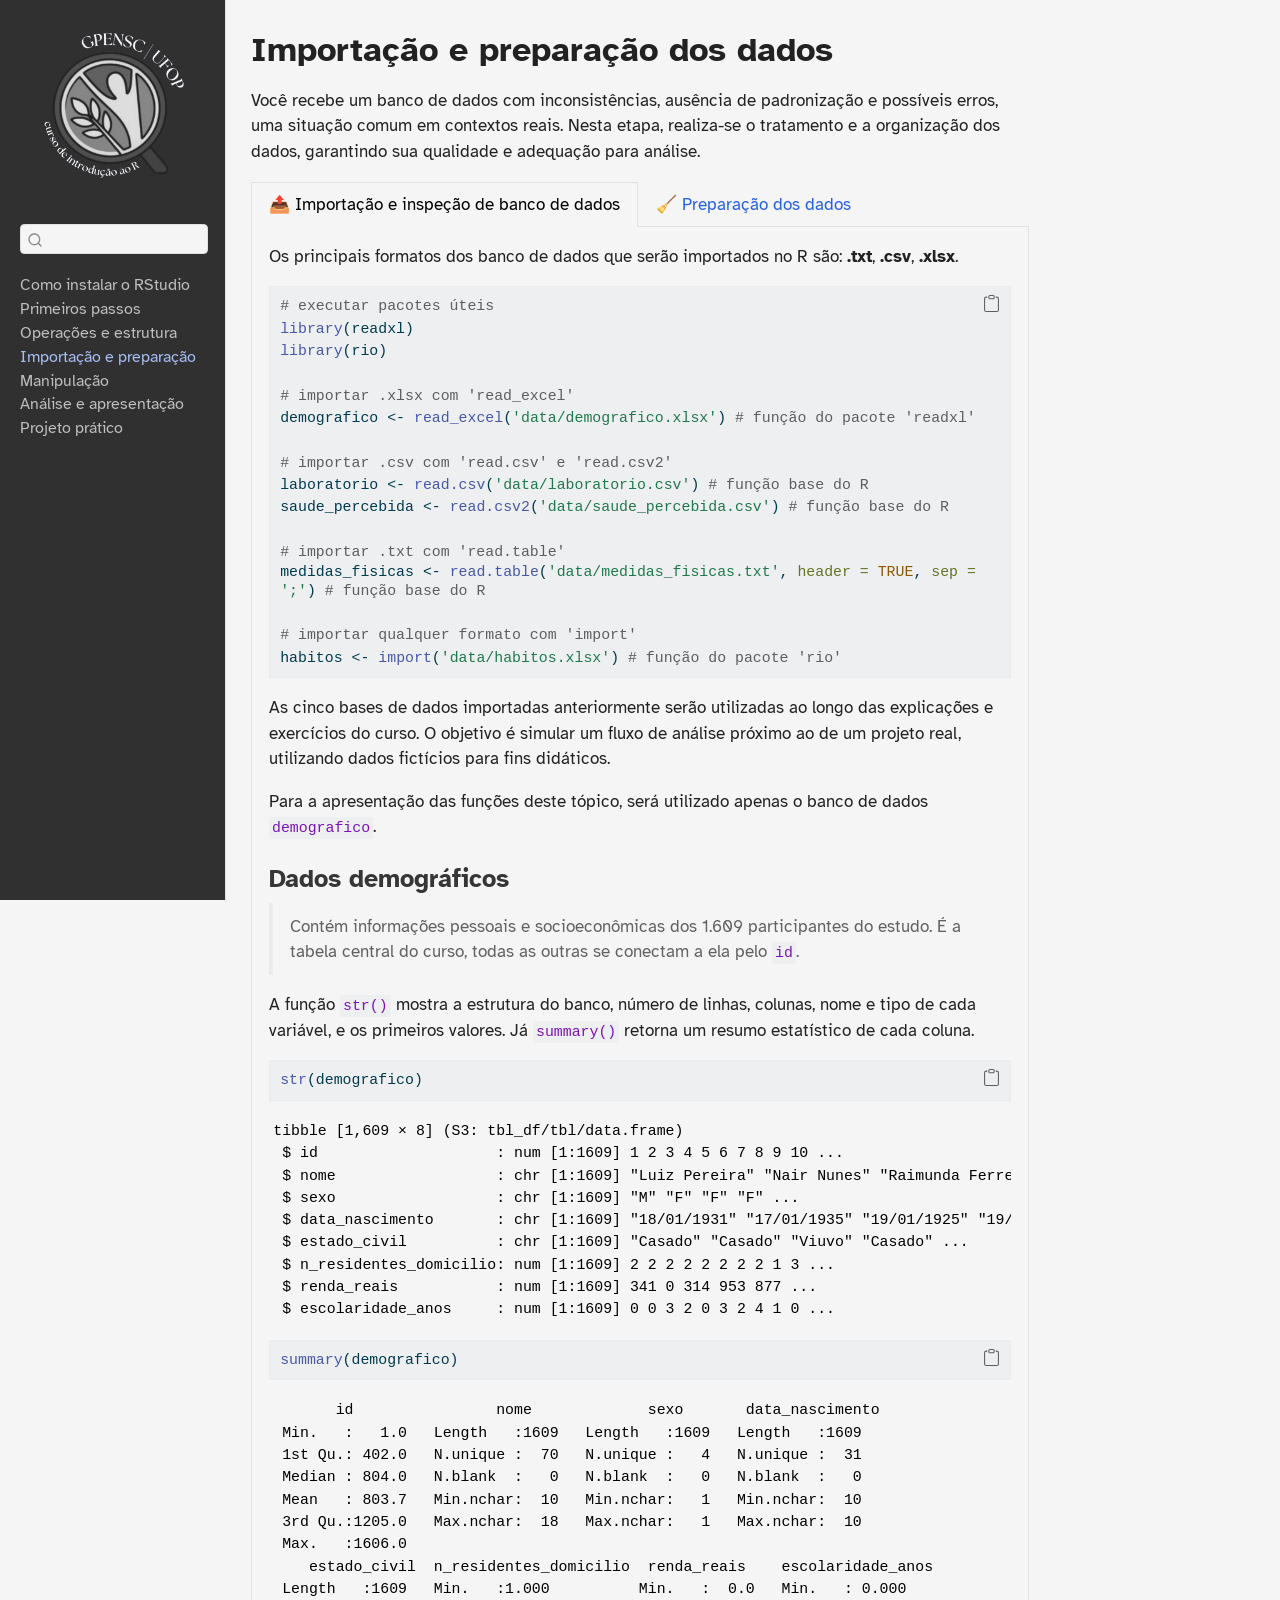
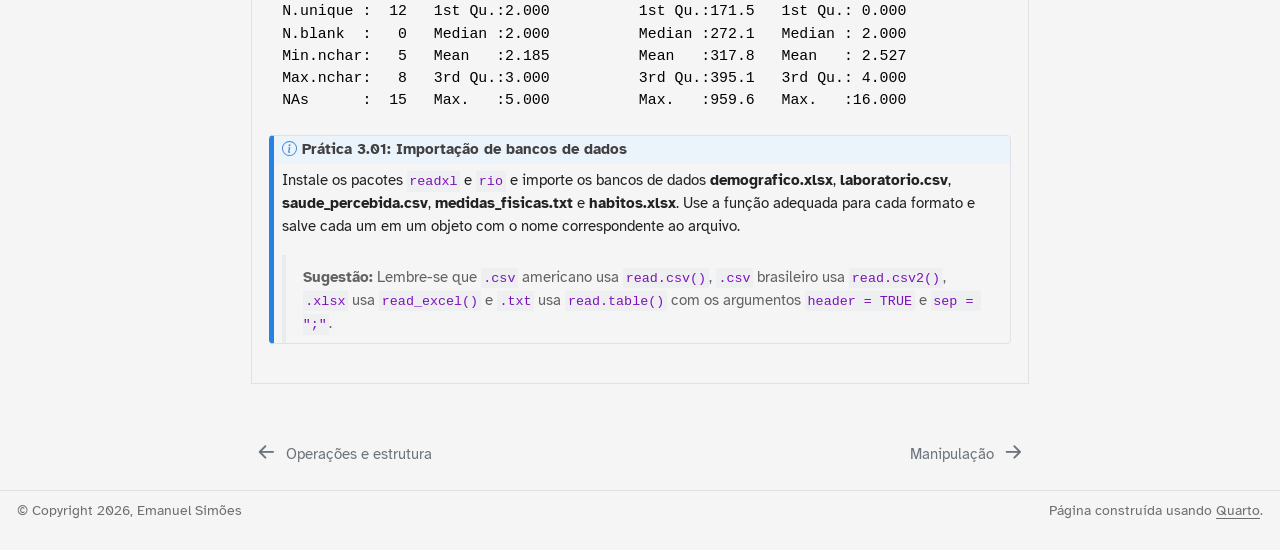
<file: docs/3.html>
<!DOCTYPE html>
<html xmlns="http://www.w3.org/1999/xhtml" lang="pt-BR" xml:lang="pt-BR"><head>

<meta charset="utf-8">
<meta name="generator" content="quarto-1.9.37">

<meta name="viewport" content="width=device-width, initial-scale=1.0, user-scalable=yes">


<title>Importação e preparação dos dados – GPENSC | UFOP</title>
<style>
/* Default styles provided by pandoc.
** See https://pandoc.org/MANUAL.html#variables-for-html for config info.
*/
code{white-space: pre-wrap;}
span.smallcaps{font-variant: small-caps;}
div.columns{display: flex; gap: min(4vw, 1.5em);}
div.column{flex: auto; overflow-x: auto;}
div.hanging-indent{margin-left: 1.5em; text-indent: -1.5em;}
ul.task-list{list-style: none;}
ul.task-list li input[type="checkbox"] {
  width: 0.8em;
  margin: 0 0.8em 0.2em -1em; /* quarto-specific, see https://github.com/quarto-dev/quarto-cli/issues/4556 */ 
  vertical-align: middle;
}
/* CSS for syntax highlighting */
html { -webkit-text-size-adjust: 100%; }
pre > code.sourceCode { white-space: pre; position: relative; }
pre > code.sourceCode > span { display: inline-block; line-height: 1.25; }
pre > code.sourceCode > span:empty { height: 1.2em; }
.sourceCode { overflow: visible; }
code.sourceCode > span { color: inherit; text-decoration: inherit; }
div.sourceCode { margin: 1em 0; }
pre.sourceCode { margin: 0; }
@media screen {
div.sourceCode { overflow: auto; }
}
@media print {
pre > code.sourceCode { white-space: pre-wrap; }
pre > code.sourceCode > span { text-indent: -5em; padding-left: 5em; }
}
pre.numberSource code
  { counter-reset: source-line 0; }
pre.numberSource code > span
  { position: relative; left: -4em; counter-increment: source-line; }
pre.numberSource code > span > a:first-child::before
  { content: counter(source-line);
    position: relative; left: -1em; text-align: right; vertical-align: baseline;
    border: none; display: inline-block;
    -webkit-touch-callout: none; -webkit-user-select: none;
    -khtml-user-select: none; -moz-user-select: none;
    -ms-user-select: none; user-select: none;
    padding: 0 4px; width: 4em;
  }
pre.numberSource { margin-left: 3em;  padding-left: 4px; }
div.sourceCode
  {   }
@media screen {
pre > code.sourceCode > span > a:first-child::before { text-decoration: underline; }
}
</style>


<script src="site_libs/quarto-nav/quarto-nav.js"></script>
<script src="site_libs/clipboard/clipboard.min.js"></script>
<script src="site_libs/quarto-search/autocomplete.umd.js"></script>
<script src="site_libs/quarto-search/fuse.min.js"></script>
<script src="site_libs/quarto-search/quarto-search.js"></script>
<meta name="quarto:offset" content="./">
<link href="./4.html" rel="next">
<link href="./2.html" rel="prev">
<link href="./images/logo2.png" rel="icon" type="image/png">
<script src="site_libs/quarto-html/quarto.js" type="module"></script>
<script src="site_libs/quarto-html/tabsets/tabsets.js" type="module"></script>
<script src="site_libs/quarto-html/popper.min.js"></script>
<script src="site_libs/quarto-html/tippy.umd.min.js"></script>
<script src="site_libs/quarto-html/anchor.min.js"></script>
<link href="site_libs/quarto-html/tippy.css" rel="stylesheet">
<link href="site_libs/quarto-html/quarto-syntax-highlighting-7f8f88aac4f3542376d5c11b86a4c14d.css" rel="stylesheet" id="quarto-text-highlighting-styles">
<script src="site_libs/bootstrap/bootstrap.min.js"></script>
<link href="site_libs/bootstrap/bootstrap-icons.css" rel="stylesheet">
<link href="site_libs/bootstrap/bootstrap-d4edce2fe595ef9b535bb5642147f9f0.min.css" rel="stylesheet" append-hash="true" id="quarto-bootstrap" data-mode="light">
<script id="quarto-search-options" type="application/json">{
  "location": "sidebar",
  "copy-button": false,
  "collapse-after": 3,
  "panel-placement": "start",
  "type": "textbox",
  "limit": 50,
  "keyboard-shortcut": [
    "f",
    "/",
    "s"
  ],
  "show-item-context": false,
  "language": {
    "search-no-results-text": "Nenhum resultado",
    "search-matching-documents-text": "documentos correspondentes",
    "search-copy-link-title": "Copiar link para a busca",
    "search-hide-matches-text": "Esconder correspondências adicionais",
    "search-more-match-text": "mais correspondência neste documento",
    "search-more-matches-text": "mais correspondências neste documento",
    "search-clear-button-title": "Limpar",
    "search-text-placeholder": "",
    "search-detached-cancel-button-title": "Cancelar",
    "search-submit-button-title": "Enviar",
    "search-label": "Procurar"
  }
}</script>


<meta property="og:title" content="Importação e preparação dos dados – GPENSC | UFOP">
<meta property="og:description" content="">
<meta property="og:site_name" content="GPENSC | UFOP">
</head>

<body class="nav-sidebar docked quarto-light">

<div id="quarto-search-results"></div>
  <header id="quarto-header" class="headroom fixed-top">
  <nav class="quarto-secondary-nav">
    <div class="container-fluid d-flex">
      <button type="button" class="quarto-btn-toggle btn" data-bs-toggle="collapse" role="button" data-bs-target=".quarto-sidebar-collapse-item" aria-controls="quarto-sidebar" aria-expanded="false" aria-label="Alternar barra lateral" onclick="if (window.quartoToggleHeadroom) { window.quartoToggleHeadroom(); }">
        <i class="bi bi-layout-text-sidebar-reverse"></i>
      </button>
        <nav class="quarto-page-breadcrumbs" aria-label="breadcrumb"><ol class="breadcrumb"><li class="breadcrumb-item"><a href="./3.html">Importação e preparação</a></li></ol></nav>
        <a class="flex-grow-1" role="navigation" data-bs-toggle="collapse" data-bs-target=".quarto-sidebar-collapse-item" aria-controls="quarto-sidebar" aria-expanded="false" aria-label="Alternar barra lateral" onclick="if (window.quartoToggleHeadroom) { window.quartoToggleHeadroom(); }">      
        </a>
      <button type="button" class="btn quarto-search-button" aria-label="Procurar" onclick="window.quartoOpenSearch();">
        <i class="bi bi-search"></i>
      </button>
    </div>
  </nav>
</header>
<!-- content -->
<div id="quarto-content" class="quarto-container page-columns page-rows-contents page-layout-article">
<!-- sidebar -->
  <nav id="quarto-sidebar" class="sidebar collapse collapse-horizontal quarto-sidebar-collapse-item sidebar-navigation docked overflow-auto">
    <div class="pt-lg-2 mt-2 text-center sidebar-header">
      <a href="./index.html" class="sidebar-logo-link">
      <img src="./images/logo2.png" alt="" class="sidebar-logo light-content py-0 d-lg-inline d-none">
      <img src="./images/logo2.png" alt="" class="sidebar-logo dark-content py-0 d-lg-inline d-none">
      </a>
      </div>
        <div class="mt-2 flex-shrink-0 align-items-center">
        <div class="sidebar-search">
        <div id="quarto-search" class="" title="Procurar"></div>
        </div>
        </div>
    <div class="sidebar-menu-container"> 
    <ul class="list-unstyled mt-1">
        <li class="sidebar-item">
  <div class="sidebar-item-container"> 
  <a href="./0.html" class="sidebar-item-text sidebar-link">
 <span class="menu-text">Como instalar o RStudio</span></a>
  </div>
</li>
        <li class="sidebar-item">
  <div class="sidebar-item-container"> 
  <a href="./1.html" class="sidebar-item-text sidebar-link">
 <span class="menu-text">Primeiros passos</span></a>
  </div>
</li>
        <li class="sidebar-item">
  <div class="sidebar-item-container"> 
  <a href="./2.html" class="sidebar-item-text sidebar-link">
 <span class="menu-text">Operações e estrutura</span></a>
  </div>
</li>
        <li class="sidebar-item">
  <div class="sidebar-item-container"> 
  <a href="./3.html" class="sidebar-item-text sidebar-link active">
 <span class="menu-text">Importação e preparação</span></a>
  </div>
</li>
        <li class="sidebar-item">
  <div class="sidebar-item-container"> 
  <a href="./4.html" class="sidebar-item-text sidebar-link">
 <span class="menu-text">Manipulação</span></a>
  </div>
</li>
        <li class="sidebar-item">
  <div class="sidebar-item-container"> 
  <a href="./5.html" class="sidebar-item-text sidebar-link">
 <span class="menu-text">Análise e apresentação</span></a>
  </div>
</li>
        <li class="sidebar-item">
  <div class="sidebar-item-container"> 
  <a href="./projeto-pratico.html" class="sidebar-item-text sidebar-link">
 <span class="menu-text">Projeto prático</span></a>
  </div>
</li>
    </ul>
    </div>
</nav>
<div id="quarto-sidebar-glass" class="quarto-sidebar-collapse-item" data-bs-toggle="collapse" data-bs-target=".quarto-sidebar-collapse-item"></div>
<!-- margin-sidebar -->
    <div id="quarto-margin-sidebar" class="sidebar margin-sidebar zindex-bottom">
        
    </div>
<!-- main -->
<main class="content" id="quarto-document-content">

<header id="title-block-header" class="quarto-title-block default">
<div class="quarto-title">
<h1 class="title">Importação e preparação dos dados</h1>
</div>



<div class="quarto-title-meta">

    
  
    
  </div>
  


</header>


<p>Você recebe um banco de dados com inconsistências, ausência de padronização e possíveis erros, uma situação comum em contextos reais. Nesta etapa, realiza-se o tratamento e a organização dos dados, garantindo sua qualidade e adequação para análise.</p>
<div class="tabset-margin-container"></div><div class="panel-tabset">
<ul class="nav nav-tabs" role="tablist"><li class="nav-item" role="presentation"><a class="nav-link active" id="tabset-2-1-tab" data-bs-toggle="tab" data-bs-target="#tabset-2-1" role="tab" aria-controls="tabset-2-1" aria-selected="true" href="">📤 Importação e inspeção de banco de dados</a></li><li class="nav-item" role="presentation"><a class="nav-link" id="tabset-2-2-tab" data-bs-toggle="tab" data-bs-target="#tabset-2-2" role="tab" aria-controls="tabset-2-2" aria-selected="false" href="">🧹 Preparação dos dados</a></li></ul>
<div class="tab-content">
<div id="tabset-2-1" class="tab-pane active" role="tabpanel" aria-labelledby="tabset-2-1-tab">
<p>Os principais formatos dos banco de dados que serão importados no R são: <strong>.txt</strong>, <strong>.csv</strong>, <strong>.xlsx</strong>.</p>
<div class="cell">
<div class="code-copy-outer-scaffold"><div class="sourceCode cell-code" id="cb1"><pre class="sourceCode r code-with-copy"><code class="sourceCode r"><span id="cb1-1"><a href="#cb1-1" aria-hidden="true" tabindex="-1"></a><span class="co"># executar pacotes úteis</span></span>
<span id="cb1-2"><a href="#cb1-2" aria-hidden="true" tabindex="-1"></a><span class="fu">library</span>(readxl)</span>
<span id="cb1-3"><a href="#cb1-3" aria-hidden="true" tabindex="-1"></a><span class="fu">library</span>(rio)</span>
<span id="cb1-4"><a href="#cb1-4" aria-hidden="true" tabindex="-1"></a></span>
<span id="cb1-5"><a href="#cb1-5" aria-hidden="true" tabindex="-1"></a><span class="co"># importar .xlsx com 'read_excel'</span></span>
<span id="cb1-6"><a href="#cb1-6" aria-hidden="true" tabindex="-1"></a>demografico <span class="ot">&lt;-</span> <span class="fu">read_excel</span>(<span class="st">'data/demografico.xlsx'</span>) <span class="co"># função do pacote 'readxl'</span></span>
<span id="cb1-7"><a href="#cb1-7" aria-hidden="true" tabindex="-1"></a></span>
<span id="cb1-8"><a href="#cb1-8" aria-hidden="true" tabindex="-1"></a><span class="co"># importar .csv com 'read.csv' e 'read.csv2'</span></span>
<span id="cb1-9"><a href="#cb1-9" aria-hidden="true" tabindex="-1"></a>laboratorio <span class="ot">&lt;-</span> <span class="fu">read.csv</span>(<span class="st">'data/laboratorio.csv'</span>) <span class="co"># função base do R</span></span>
<span id="cb1-10"><a href="#cb1-10" aria-hidden="true" tabindex="-1"></a>saude_percebida <span class="ot">&lt;-</span> <span class="fu">read.csv2</span>(<span class="st">'data/saude_percebida.csv'</span>) <span class="co"># função base do R</span></span>
<span id="cb1-11"><a href="#cb1-11" aria-hidden="true" tabindex="-1"></a></span>
<span id="cb1-12"><a href="#cb1-12" aria-hidden="true" tabindex="-1"></a><span class="co"># importar .txt com 'read.table'</span></span>
<span id="cb1-13"><a href="#cb1-13" aria-hidden="true" tabindex="-1"></a>medidas_fisicas <span class="ot">&lt;-</span> <span class="fu">read.table</span>(<span class="st">'data/medidas_fisicas.txt'</span>, <span class="at">header =</span> <span class="cn">TRUE</span>, <span class="at">sep =</span> <span class="st">';'</span>) <span class="co"># função base do R</span></span>
<span id="cb1-14"><a href="#cb1-14" aria-hidden="true" tabindex="-1"></a></span>
<span id="cb1-15"><a href="#cb1-15" aria-hidden="true" tabindex="-1"></a><span class="co"># importar qualquer formato com 'import'</span></span>
<span id="cb1-16"><a href="#cb1-16" aria-hidden="true" tabindex="-1"></a>habitos <span class="ot">&lt;-</span> <span class="fu">import</span>(<span class="st">'data/habitos.xlsx'</span>) <span class="co"># função do pacote 'rio'</span></span></code></pre></div><button title="Copiar para a área de transferência" class="code-copy-button"><i class="bi"></i></button></div>
</div>
<p>As cinco bases de dados importadas anteriormente serão utilizadas ao longo das explicações e exercícios do curso. O objetivo é simular um fluxo de análise próximo ao de um projeto real, utilizando dados fictícios para fins didáticos.</p>
<p>Para a apresentação das funções deste tópico, será utilizado apenas o banco de dados <code>demografico</code>.</p>
<section id="dados-demográficos" class="level3">
<h3 class="anchored" data-anchor-id="dados-demográficos">Dados demográficos</h3>
<blockquote class="blockquote">
<p>Contém informações pessoais e socioeconômicas dos 1.609 participantes do estudo. É a tabela central do curso, todas as outras se conectam a ela pelo <code>id</code>.</p>
</blockquote>
<p>A função <code>str()</code> mostra a estrutura do banco, número de linhas, colunas, nome e tipo de cada variável, e os primeiros valores. Já <code>summary()</code> retorna um resumo estatístico de cada coluna.</p>
<div class="cell">
<div class="code-copy-outer-scaffold"><div class="sourceCode cell-code" id="cb2"><pre class="sourceCode r code-with-copy"><code class="sourceCode r"><span id="cb2-1"><a href="#cb2-1" aria-hidden="true" tabindex="-1"></a><span class="fu">str</span>(demografico)</span></code></pre></div><button title="Copiar para a área de transferência" class="code-copy-button"><i class="bi"></i></button></div>
<div class="cell-output cell-output-stdout">
<pre><code>tibble [1,609 × 8] (S3: tbl_df/tbl/data.frame)
 $ id                    : num [1:1609] 1 2 3 4 5 6 7 8 9 10 ...
 $ nome                  : chr [1:1609] "Luiz Pereira" "Nair Nunes" "Raimunda Ferreira" "Irene Freitas" ...
 $ sexo                  : chr [1:1609] "M" "F" "F" "F" ...
 $ data_nascimento       : chr [1:1609] "18/01/1931" "17/01/1935" "19/01/1925" "19/01/1925" ...
 $ estado_civil          : chr [1:1609] "Casado" "Casado" "Viuvo" "Casado" ...
 $ n_residentes_domicilio: num [1:1609] 2 2 2 2 2 2 2 2 1 3 ...
 $ renda_reais           : num [1:1609] 341 0 314 953 877 ...
 $ escolaridade_anos     : num [1:1609] 0 0 3 2 0 3 2 4 1 0 ...</code></pre>
</div>
<div class="code-copy-outer-scaffold"><div class="sourceCode cell-code" id="cb4"><pre class="sourceCode r code-with-copy"><code class="sourceCode r"><span id="cb4-1"><a href="#cb4-1" aria-hidden="true" tabindex="-1"></a><span class="fu">summary</span>(demografico)</span></code></pre></div><button title="Copiar para a área de transferência" class="code-copy-button"><i class="bi"></i></button></div>
<div class="cell-output cell-output-stdout">
<pre><code>       id                nome             sexo       data_nascimento
 Min.   :   1.0   Length   :1609   Length   :1609   Length   :1609  
 1st Qu.: 402.0   N.unique :  70   N.unique :   4   N.unique :  31  
 Median : 804.0   N.blank  :   0   N.blank  :   0   N.blank  :   0  
 Mean   : 803.7   Min.nchar:  10   Min.nchar:   1   Min.nchar:  10  
 3rd Qu.:1205.0   Max.nchar:  18   Max.nchar:   1   Max.nchar:  10  
 Max.   :1606.0                                                     
    estado_civil  n_residentes_domicilio  renda_reais    escolaridade_anos
 Length   :1609   Min.   :1.000          Min.   :  0.0   Min.   : 0.000   
 N.unique :  12   1st Qu.:2.000          1st Qu.:171.5   1st Qu.: 0.000   
 N.blank  :   0   Median :2.000          Median :272.1   Median : 2.000   
 Min.nchar:   5   Mean   :2.185          Mean   :317.8   Mean   : 2.527   
 Max.nchar:   8   3rd Qu.:3.000          3rd Qu.:395.1   3rd Qu.: 4.000   
 NAs      :  15   Max.   :5.000          Max.   :959.6   Max.   :16.000   </code></pre>
</div>
</div>
<div class="callout callout-style-default callout-note callout-titled">
<div class="callout-header d-flex align-content-center">
<div class="callout-icon-container">
<i class="callout-icon"></i>
</div>
<div class="callout-title-container flex-fill">
<span class="screen-reader-only">Nota</span>Prática 3.01: Importação de bancos de dados
</div>
</div>
<div class="callout-body-container callout-body">
<p>Instale os pacotes <code>readxl</code> e <code>rio</code> e importe os bancos de dados <strong>demografico.xlsx</strong>, <strong>laboratorio.csv</strong>, <strong>saude_percebida.csv</strong>, <strong>medidas_fisicas.txt</strong> e <strong>habitos.xlsx</strong>. Use a função adequada para cada formato e salve cada um em um objeto com o nome correspondente ao arquivo.</p>
<blockquote class="blockquote">
<p><strong>Sugestão:</strong> Lembre-se que <code>.csv</code> americano usa <code>read.csv()</code>, <code>.csv</code> brasileiro usa <code>read.csv2()</code>, <code>.xlsx</code> usa <code>read_excel()</code> e <code>.txt</code> usa <code>read.table()</code> com os argumentos <code>header = TRUE</code> e <code>sep = ";"</code>.</p>
</blockquote>
</div>
</div>
</section>
</div>
<div id="tabset-2-2" class="tab-pane" role="tabpanel" aria-labelledby="tabset-2-2-tab">
<div class="tabset-margin-container"></div><div class="panel-tabset">
<ul class="nav nav-tabs" role="tablist"><li class="nav-item" role="presentation"><a class="nav-link active" id="tabset-1-1-tab" data-bs-toggle="tab" data-bs-target="#tabset-1-1" role="tab" aria-controls="tabset-1-1" aria-selected="true" href="">Selecionar colunas e filtrar linhas de uma tabela</a></li><li class="nav-item" role="presentation"><a class="nav-link" id="tabset-1-2-tab" data-bs-toggle="tab" data-bs-target="#tabset-1-2" role="tab" aria-controls="tabset-1-2" aria-selected="false" href="">Valores únicos e tratamento de duplicados</a></li><li class="nav-item" role="presentation"><a class="nav-link" id="tabset-1-3-tab" data-bs-toggle="tab" data-bs-target="#tabset-1-3" role="tab" aria-controls="tabset-1-3" aria-selected="false" href="">Ajuste de textos e colunas</a></li><li class="nav-item" role="presentation"><a class="nav-link" id="tabset-1-4-tab" data-bs-toggle="tab" data-bs-target="#tabset-1-4" role="tab" aria-controls="tabset-1-4" aria-selected="false" href="">Tratamento de valores nulos</a></li><li class="nav-item" role="presentation"><a class="nav-link" id="tabset-1-5-tab" data-bs-toggle="tab" data-bs-target="#tabset-1-5" role="tab" aria-controls="tabset-1-5" aria-selected="false" href="">Correção da classe das variáveis</a></li></ul>
<div class="tab-content">
<div id="tabset-1-1" class="tab-pane active" role="tabpanel" aria-labelledby="tabset-1-1-tab">
<p>Antes de preparar os dados, é importante entender como selecionar e filtrar elementos de uma tabela. Primeiro, será apresentado um exemplo usando uma <strong>matriz</strong>, que pode ser vista como uma combinação de vários <strong>vetores</strong>. Em seguida, será feito o mesmo processo com um <strong>data frame</strong>, que tem estrutura semelhante, mas com mais flexibilidade.</p>
<p>Uma <strong>matriz</strong> é uma estrutura bidimensional (linhas × colunas) em que todos os elementos são do mesmo tipo. Já um <strong>data frame</strong> também é bidimensional, mas permite que cada coluna tenha tipos diferentes.</p>
<p>A seleção de elementos em <strong>vetores</strong> já foi vista anteriormente por meio de índices. Essa mesma lógica se mantém para <strong>matrizes</strong> e <strong>data frames</strong>, com a diferença de que agora há duas dimensões: <code>[linha, coluna]</code>.</p>
<div class="cell">
<div class="code-copy-outer-scaffold"><div class="sourceCode cell-code" id="cb6"><pre class="sourceCode r code-with-copy"><code class="sourceCode r"><span id="cb6-1"><a href="#cb6-1" aria-hidden="true" tabindex="-1"></a>matriz <span class="ot">&lt;-</span> <span class="fu">matrix</span>(<span class="fu">c</span>(<span class="dv">1</span>, <span class="dv">2</span>, <span class="dv">3</span>, <span class="dv">4</span>, <span class="dv">5</span>, <span class="dv">6</span>, <span class="dv">7</span>, <span class="dv">8</span>, <span class="dv">9</span>), <span class="at">nrow =</span> <span class="dv">3</span>, <span class="at">byrow =</span> <span class="cn">TRUE</span>)</span>
<span id="cb6-2"><a href="#cb6-2" aria-hidden="true" tabindex="-1"></a>matriz</span></code></pre></div><button title="Copiar para a área de transferência" class="code-copy-button"><i class="bi"></i></button></div>
<div class="cell-output cell-output-stdout">
<pre><code>     [,1] [,2] [,3]
[1,]    1    2    3
[2,]    4    5    6
[3,]    7    8    9</code></pre>
</div>
<div class="code-copy-outer-scaffold"><div class="sourceCode cell-code" id="cb8"><pre class="sourceCode r code-with-copy"><code class="sourceCode r"><span id="cb8-1"><a href="#cb8-1" aria-hidden="true" tabindex="-1"></a><span class="co"># selecionar o elemento da linha 2, coluna 3</span></span>
<span id="cb8-2"><a href="#cb8-2" aria-hidden="true" tabindex="-1"></a>matriz[<span class="dv">2</span>, <span class="dv">3</span>]</span></code></pre></div><button title="Copiar para a área de transferência" class="code-copy-button"><i class="bi"></i></button></div>
<div class="cell-output cell-output-stdout">
<pre><code>[1] 6</code></pre>
</div>
</div>
<p>Para <strong>data frames</strong>, a mesma notação se aplica, e é possível usar nomes de colunas no lugar de índices numéricos.</p>
<div class="cell">
<div class="code-copy-outer-scaffold"><div class="sourceCode cell-code" id="cb10"><pre class="sourceCode r code-with-copy"><code class="sourceCode r"><span id="cb10-1"><a href="#cb10-1" aria-hidden="true" tabindex="-1"></a><span class="co"># selecionar o participante da linha 10</span></span>
<span id="cb10-2"><a href="#cb10-2" aria-hidden="true" tabindex="-1"></a>demografico[<span class="dv">10</span>, ]</span></code></pre></div><button title="Copiar para a área de transferência" class="code-copy-button"><i class="bi"></i></button></div>
<div class="cell-output cell-output-stdout">
<pre><code># A tibble: 1 × 8
     id nome           sexo  data_nascimento estado_civil n_residentes_domicilio
  &lt;dbl&gt; &lt;chr&gt;          &lt;chr&gt; &lt;chr&gt;           &lt;chr&gt;                         &lt;dbl&gt;
1    10 Odete Monteiro F     20/01/1923      Solteiro                          3
# ℹ 2 more variables: renda_reais &lt;dbl&gt;, escolaridade_anos &lt;dbl&gt;</code></pre>
</div>
<div class="code-copy-outer-scaffold"><div class="sourceCode cell-code" id="cb12"><pre class="sourceCode r code-with-copy"><code class="sourceCode r"><span id="cb12-1"><a href="#cb12-1" aria-hidden="true" tabindex="-1"></a><span class="co"># listar o nome de todas as colunas</span></span>
<span id="cb12-2"><a href="#cb12-2" aria-hidden="true" tabindex="-1"></a><span class="fu">colnames</span>(demografico)</span></code></pre></div><button title="Copiar para a área de transferência" class="code-copy-button"><i class="bi"></i></button></div>
<div class="cell-output cell-output-stdout">
<pre><code>[1] "id"                     "nome"                   "sexo"                  
[4] "data_nascimento"        "estado_civil"           "n_residentes_domicilio"
[7] "renda_reais"            "escolaridade_anos"     </code></pre>
</div>
</div>
<div class="cell">
<div class="code-copy-outer-scaffold"><div class="sourceCode cell-code" id="cb14"><pre class="sourceCode r code-with-copy"><code class="sourceCode r"><span id="cb14-1"><a href="#cb14-1" aria-hidden="true" tabindex="-1"></a><span class="co"># selecionar apenas a coluna 'nome' (três formas equivalentes)</span></span>
<span id="cb14-2"><a href="#cb14-2" aria-hidden="true" tabindex="-1"></a>demografico[, <span class="dv">2</span>]</span>
<span id="cb14-3"><a href="#cb14-3" aria-hidden="true" tabindex="-1"></a>demografico[, <span class="st">"nome"</span>]</span>
<span id="cb14-4"><a href="#cb14-4" aria-hidden="true" tabindex="-1"></a>demografico<span class="sc">$</span>nome   <span class="co"># mais usado</span></span></code></pre></div><button title="Copiar para a área de transferência" class="code-copy-button"><i class="bi"></i></button></div>
</div>
<div class="cell">
<div class="cell-output cell-output-stdout">
<pre><code># A tibble: 1,609 × 1
   nome             
   &lt;chr&gt;            
 1 Luiz Pereira     
 2 Nair Nunes       
 3 Raimunda Ferreira
 4 Irene Freitas    
 5 Paulo Rocha      
 6 Manoel Lima      
 7 Lázaro Moraes    
 8 Dirce Martins    
 9 Walkiria Aguiar  
10 Odete Monteiro   
# ℹ 1,599 more rows</code></pre>
</div>
</div>
<div class="cell">
<div class="code-copy-outer-scaffold"><div class="sourceCode cell-code" id="cb16"><pre class="sourceCode r code-with-copy"><code class="sourceCode r"><span id="cb16-1"><a href="#cb16-1" aria-hidden="true" tabindex="-1"></a><span class="co"># filtrar participantes com renda abaixo de R$ 120</span></span>
<span id="cb16-2"><a href="#cb16-2" aria-hidden="true" tabindex="-1"></a>demografico[demografico<span class="sc">$</span>renda_reais <span class="sc">&lt;</span> <span class="dv">120</span>, ]</span></code></pre></div><button title="Copiar para a área de transferência" class="code-copy-button"><i class="bi"></i></button></div>
<div class="cell-output cell-output-stdout">
<pre><code># A tibble: 161 × 8
      id nome          sexo  data_nascimento estado_civil n_residentes_domicilio
   &lt;dbl&gt; &lt;chr&gt;         &lt;chr&gt; &lt;chr&gt;           &lt;chr&gt;                         &lt;dbl&gt;
 1     2 Nair Nunes    F     17/01/1935      Casado                            2
 2     7 Lázaro Moraes M     16/01/1937      Viuvo                             2
 3    47 Fátima Ribei… F     22/01/1914      Casado                            3
 4    58 Lázaro Moraes M     17/01/1935      Casado                            2
 5    63 Walkiria Agu… F     17/01/1933      Casado                            2
 6    76 Umbelina Cor… F     18/01/1932      Viuvo                             1
 7   112 Zilda Brito   F     17/01/1933      Separado                          2
 8   121 Paulo Rocha   M     17/01/1933      Viuvo                             5
 9   132 Umbelina Cor… f     17/01/1936      Solteiro                          2
10   139 Raimundo Alv… M     17/01/1933      Viuvo                             2
# ℹ 151 more rows
# ℹ 2 more variables: renda_reais &lt;dbl&gt;, escolaridade_anos &lt;dbl&gt;</code></pre>
</div>
<div class="code-copy-outer-scaffold"><div class="sourceCode cell-code" id="cb18"><pre class="sourceCode r code-with-copy"><code class="sourceCode r"><span id="cb18-1"><a href="#cb18-1" aria-hidden="true" tabindex="-1"></a><span class="co"># selecionar o nome dos participantes com estado civil "Solteiro"</span></span>
<span id="cb18-2"><a href="#cb18-2" aria-hidden="true" tabindex="-1"></a>demografico[demografico<span class="sc">$</span>estado_civil <span class="sc">==</span> <span class="st">"Solteiro"</span>, <span class="st">"nome"</span>]</span></code></pre></div><button title="Copiar para a área de transferência" class="code-copy-button"><i class="bi"></i></button></div>
<div class="cell-output cell-output-stdout">
<pre><code># A tibble: 178 × 1
   nome           
   &lt;chr&gt;          
 1 Odete Monteiro 
 2 Jandira Barbosa
 3 Iracema Sousa  
 4 Ildeu Dias     
 5 Tereza Dias    
 6 Helena Mendes  
 7 Glorinha Vieira
 8 Bernardete Melo
 9 Lourdes Cardoso
10 Fátima Ribeiro 
# ℹ 168 more rows</code></pre>
</div>
</div>
<div class="callout callout-style-default callout-note callout-titled">
<div class="callout-header d-flex align-content-center">
<div class="callout-icon-container">
<i class="callout-icon"></i>
</div>
<div class="callout-title-container flex-fill">
<span class="screen-reader-only">Nota</span>Prática 3.02: Filtrando participantes
</div>
</div>
<div class="callout-body-container callout-body">
<p><strong>a)</strong> Filtre o banco <code>demografico</code> para manter apenas os participantes com renda acima de R$120. Quantos são?</p>
<p><strong>b)</strong> Qual percentual do total isso representa? Use a função <code>nrow()</code> para contar a quantidade de linhas de participantes com renda acima de R$120 dividido pelo <code>nrow()</code> total.</p>
</div>
</div>
</div>
<div id="tabset-1-2" class="tab-pane" role="tabpanel" aria-labelledby="tabset-1-2-tab">
<p>Antes de qualquer análise, é importante conhecer os valores que cada variável assume. A função <code>unique()</code> lista os valores distintos de uma coluna e muitas vezes já revela problemas.</p>
<div class="cell">
<div class="code-copy-outer-scaffold"><div class="sourceCode cell-code" id="cb20"><pre class="sourceCode r code-with-copy"><code class="sourceCode r"><span id="cb20-1"><a href="#cb20-1" aria-hidden="true" tabindex="-1"></a><span class="fu">unique</span>(demografico<span class="sc">$</span>sexo)</span></code></pre></div><button title="Copiar para a área de transferência" class="code-copy-button"><i class="bi"></i></button></div>
<div class="cell-output cell-output-stdout">
<pre><code>[1] "M" "F" "f" "m"</code></pre>
</div>
<div class="code-copy-outer-scaffold"><div class="sourceCode cell-code" id="cb22"><pre class="sourceCode r code-with-copy"><code class="sourceCode r"><span id="cb22-1"><a href="#cb22-1" aria-hidden="true" tabindex="-1"></a><span class="fu">unique</span>(demografico<span class="sc">$</span>estado_civil)</span></code></pre></div><button title="Copiar para a área de transferência" class="code-copy-button"><i class="bi"></i></button></div>
<div class="cell-output cell-output-stdout">
<pre><code> [1] "Casado"   "Viuvo"    "Solteiro" "Separado" "SEPARADO" "VIUVO"   
 [7] "separado" "CASADO"   "viuvo"    "casado"   NA         "solteiro"
[13] "SOLTEIRO"</code></pre>
</div>
</div>
<p>Repare que <code>sexo</code> tem quatro variações para o que deveria ser apenas dois valores, e <code>estado_civil</code> tem doze. Vamos tratar isso em breve.</p>
<p>Linhas duplicadas são registros inteiramente repetidos. O mesmo participante com todos os valores idênticos. Elas inflam as contagens e distorcem qualquer análise.</p>
<div class="cell">
<div class="code-copy-outer-scaffold"><div class="sourceCode cell-code" id="cb24"><pre class="sourceCode r code-with-copy"><code class="sourceCode r"><span id="cb24-1"><a href="#cb24-1" aria-hidden="true" tabindex="-1"></a><span class="co"># quantas linhas estão duplicadas?</span></span>
<span id="cb24-2"><a href="#cb24-2" aria-hidden="true" tabindex="-1"></a><span class="fu">sum</span>(<span class="fu">duplicated</span>(demografico))</span></code></pre></div><button title="Copiar para a área de transferência" class="code-copy-button"><i class="bi"></i></button></div>
<div class="cell-output cell-output-stdout">
<pre><code>[1] 3</code></pre>
</div>
</div>
<div class="cell">
<div class="code-copy-outer-scaffold"><div class="sourceCode cell-code" id="cb26"><pre class="sourceCode r code-with-copy"><code class="sourceCode r"><span id="cb26-1"><a href="#cb26-1" aria-hidden="true" tabindex="-1"></a><span class="co"># quais são as linhas duplicadas?</span></span>
<span id="cb26-2"><a href="#cb26-2" aria-hidden="true" tabindex="-1"></a>demografico[<span class="fu">duplicated</span>(demografico), ]</span></code></pre></div><button title="Copiar para a área de transferência" class="code-copy-button"><i class="bi"></i></button></div>
<div class="cell-output cell-output-stdout">
<pre><code># A tibble: 3 × 8
     id nome           sexo  data_nascimento estado_civil n_residentes_domicilio
  &lt;dbl&gt; &lt;chr&gt;          &lt;chr&gt; &lt;chr&gt;           &lt;chr&gt;                         &lt;dbl&gt;
1   225 Carmem Rocha   F     17/01/1933      Casado                            2
2  1012 Pedro Ferreira M     17/01/1935      Solteiro                          3
3  1566 Maurício Agui… M     18/01/1932      Casado                            2
# ℹ 2 more variables: renda_reais &lt;dbl&gt;, escolaridade_anos &lt;dbl&gt;</code></pre>
</div>
<div class="code-copy-outer-scaffold"><div class="sourceCode cell-code" id="cb28"><pre class="sourceCode r code-with-copy"><code class="sourceCode r"><span id="cb28-1"><a href="#cb28-1" aria-hidden="true" tabindex="-1"></a><span class="co"># remover as duplicatas, mantendo apenas a primeira ocorrência</span></span>
<span id="cb28-2"><a href="#cb28-2" aria-hidden="true" tabindex="-1"></a>demografico <span class="ot">&lt;-</span> demografico[<span class="sc">!</span><span class="fu">duplicated</span>(demografico), ]</span></code></pre></div><button title="Copiar para a área de transferência" class="code-copy-button"><i class="bi"></i></button></div>
</div>
</div>
<div id="tabset-1-3" class="tab-pane" role="tabpanel" aria-labelledby="tabset-1-3-tab">
<section id="renomear-e-normalizar-colunas" class="level4">
<h4 class="anchored" data-anchor-id="renomear-e-normalizar-colunas">Renomear e normalizar colunas</h4>
<p>A função <code>colnames()</code> retorna os nomes das colunas do banco. Para padronizá-los, usamos <code>toupper()</code> (maiúsculas), <code>tolower()</code> (minúsculas) e <code>gsub()</code> (substituição de padrões).</p>
<div class="cell">
<div class="code-copy-outer-scaffold"><div class="sourceCode cell-code" id="cb29"><pre class="sourceCode r code-with-copy"><code class="sourceCode r"><span id="cb29-1"><a href="#cb29-1" aria-hidden="true" tabindex="-1"></a><span class="co"># imprimir nome das colunas</span></span>
<span id="cb29-2"><a href="#cb29-2" aria-hidden="true" tabindex="-1"></a><span class="fu">colnames</span>(demografico)</span></code></pre></div><button title="Copiar para a área de transferência" class="code-copy-button"><i class="bi"></i></button></div>
<div class="cell-output cell-output-stdout">
<pre><code>[1] "id"                     "nome"                   "sexo"                  
[4] "data_nascimento"        "estado_civil"           "n_residentes_domicilio"
[7] "renda_reais"            "escolaridade_anos"     </code></pre>
</div>
<div class="code-copy-outer-scaffold"><div class="sourceCode cell-code" id="cb31"><pre class="sourceCode r code-with-copy"><code class="sourceCode r"><span id="cb31-1"><a href="#cb31-1" aria-hidden="true" tabindex="-1"></a><span class="co"># deixar o nome das colunas com letras maiúsculas</span></span>
<span id="cb31-2"><a href="#cb31-2" aria-hidden="true" tabindex="-1"></a><span class="fu">colnames</span>(demografico) <span class="ot">&lt;-</span> <span class="fu">toupper</span>(<span class="fu">colnames</span>(demografico))</span>
<span id="cb31-3"><a href="#cb31-3" aria-hidden="true" tabindex="-1"></a><span class="fu">colnames</span>(demografico)</span></code></pre></div><button title="Copiar para a área de transferência" class="code-copy-button"><i class="bi"></i></button></div>
<div class="cell-output cell-output-stdout">
<pre><code>[1] "ID"                     "NOME"                   "SEXO"                  
[4] "DATA_NASCIMENTO"        "ESTADO_CIVIL"           "N_RESIDENTES_DOMICILIO"
[7] "RENDA_REAIS"            "ESCOLARIDADE_ANOS"     </code></pre>
</div>
<div class="code-copy-outer-scaffold"><div class="sourceCode cell-code" id="cb33"><pre class="sourceCode r code-with-copy"><code class="sourceCode r"><span id="cb33-1"><a href="#cb33-1" aria-hidden="true" tabindex="-1"></a><span class="co"># voltar para letras minúsculas</span></span>
<span id="cb33-2"><a href="#cb33-2" aria-hidden="true" tabindex="-1"></a><span class="fu">colnames</span>(demografico) <span class="ot">&lt;-</span> <span class="fu">tolower</span>(<span class="fu">colnames</span>(demografico))</span>
<span id="cb33-3"><a href="#cb33-3" aria-hidden="true" tabindex="-1"></a><span class="fu">colnames</span>(demografico)</span></code></pre></div><button title="Copiar para a área de transferência" class="code-copy-button"><i class="bi"></i></button></div>
<div class="cell-output cell-output-stdout">
<pre><code>[1] "id"                     "nome"                   "sexo"                  
[4] "data_nascimento"        "estado_civil"           "n_residentes_domicilio"
[7] "renda_reais"            "escolaridade_anos"     </code></pre>
</div>
</div>
</section>
<section id="normalizar-variáveis-textuais" class="level4">
<h4 class="anchored" data-anchor-id="normalizar-variáveis-textuais">Normalizar variáveis textuais</h4>
<p>Vimos que <code>sexo</code> e <code>estado_civil</code> têm múltiplas variações de capitalização para a mesma categoria. A solução mais direta é converter tudo para maiúsculas com <code>toupper()</code>.</p>
<div class="cell">
<div class="code-copy-outer-scaffold"><div class="sourceCode cell-code" id="cb35"><pre class="sourceCode r code-with-copy"><code class="sourceCode r"><span id="cb35-1"><a href="#cb35-1" aria-hidden="true" tabindex="-1"></a><span class="co"># normalizando a variável 'sexo'</span></span>
<span id="cb35-2"><a href="#cb35-2" aria-hidden="true" tabindex="-1"></a>demografico<span class="sc">$</span>sexo <span class="ot">&lt;-</span> <span class="fu">toupper</span>(demografico<span class="sc">$</span>sexo)</span>
<span id="cb35-3"><a href="#cb35-3" aria-hidden="true" tabindex="-1"></a><span class="fu">unique</span>(demografico<span class="sc">$</span>sexo)</span></code></pre></div><button title="Copiar para a área de transferência" class="code-copy-button"><i class="bi"></i></button></div>
<div class="cell-output cell-output-stdout">
<pre><code>[1] "M" "F"</code></pre>
</div>
<div class="code-copy-outer-scaffold"><div class="sourceCode cell-code" id="cb37"><pre class="sourceCode r code-with-copy"><code class="sourceCode r"><span id="cb37-1"><a href="#cb37-1" aria-hidden="true" tabindex="-1"></a><span class="co"># normalizando a variável 'estado_civil'</span></span>
<span id="cb37-2"><a href="#cb37-2" aria-hidden="true" tabindex="-1"></a>demografico<span class="sc">$</span>estado_civil <span class="ot">&lt;-</span> <span class="fu">toupper</span>(demografico<span class="sc">$</span>estado_civil)</span>
<span id="cb37-3"><a href="#cb37-3" aria-hidden="true" tabindex="-1"></a><span class="fu">unique</span>(demografico<span class="sc">$</span>estado_civil)</span></code></pre></div><button title="Copiar para a área de transferência" class="code-copy-button"><i class="bi"></i></button></div>
<div class="cell-output cell-output-stdout">
<pre><code>[1] "CASADO"   "VIUVO"    "SOLTEIRO" "SEPARADO" NA        </code></pre>
</div>
</div>
</section>
<section id="outros-tratamentos-de-texto" class="level4">
<h4 class="anchored" data-anchor-id="outros-tratamentos-de-texto">Outros tratamentos de texto</h4>
<p>As funções <code>substr()</code> e <code>paste()</code> são úteis para recortar e combinar textos.</p>
<div class="cell">
<div class="code-copy-outer-scaffold"><div class="sourceCode cell-code" id="cb39"><pre class="sourceCode r code-with-copy"><code class="sourceCode r"><span id="cb39-1"><a href="#cb39-1" aria-hidden="true" tabindex="-1"></a>xy <span class="ot">&lt;-</span> <span class="st">"xis ípsilon"</span></span>
<span id="cb39-2"><a href="#cb39-2" aria-hidden="true" tabindex="-1"></a></span>
<span id="cb39-3"><a href="#cb39-3" aria-hidden="true" tabindex="-1"></a><span class="co"># recortar da primeira até a terceira letra</span></span>
<span id="cb39-4"><a href="#cb39-4" aria-hidden="true" tabindex="-1"></a>x <span class="ot">&lt;-</span> <span class="fu">substr</span>(xy, <span class="dv">1</span>, <span class="dv">3</span>)</span>
<span id="cb39-5"><a href="#cb39-5" aria-hidden="true" tabindex="-1"></a>x</span></code></pre></div><button title="Copiar para a área de transferência" class="code-copy-button"><i class="bi"></i></button></div>
<div class="cell-output cell-output-stdout">
<pre><code>[1] "xis"</code></pre>
</div>
<div class="code-copy-outer-scaffold"><div class="sourceCode cell-code" id="cb41"><pre class="sourceCode r code-with-copy"><code class="sourceCode r"><span id="cb41-1"><a href="#cb41-1" aria-hidden="true" tabindex="-1"></a><span class="co"># juntar "xis" com "zê"</span></span>
<span id="cb41-2"><a href="#cb41-2" aria-hidden="true" tabindex="-1"></a>xz <span class="ot">&lt;-</span> <span class="fu">paste</span>(x, <span class="st">"zê"</span>)</span>
<span id="cb41-3"><a href="#cb41-3" aria-hidden="true" tabindex="-1"></a>xz</span></code></pre></div><button title="Copiar para a área de transferência" class="code-copy-button"><i class="bi"></i></button></div>
<div class="cell-output cell-output-stdout">
<pre><code>[1] "xis zê"</code></pre>
</div>
</div>
</section>
</div>
<div id="tabset-1-4" class="tab-pane" role="tabpanel" aria-labelledby="tabset-1-4-tab">
<p>Valores nulos (<code>NA</code>) representam informações ausentes. Antes de removê-los, é importante entender quantos são e onde estão.</p>
<div class="cell">
<div class="code-copy-outer-scaffold"><div class="sourceCode cell-code" id="cb43"><pre class="sourceCode r code-with-copy"><code class="sourceCode r"><span id="cb43-1"><a href="#cb43-1" aria-hidden="true" tabindex="-1"></a><span class="co"># contagem de NAs por coluna</span></span>
<span id="cb43-2"><a href="#cb43-2" aria-hidden="true" tabindex="-1"></a><span class="fu">colSums</span>(<span class="fu">is.na</span>(demografico))</span></code></pre></div><button title="Copiar para a área de transferência" class="code-copy-button"><i class="bi"></i></button></div>
<div class="cell-output cell-output-stdout">
<pre><code>                    id                   nome                   sexo 
                     0                      0                      0 
       data_nascimento           estado_civil n_residentes_domicilio 
                     0                     15                      0 
           renda_reais      escolaridade_anos 
                     0                      0 </code></pre>
</div>
</div>
<div class="cell">
<div class="code-copy-outer-scaffold"><div class="sourceCode cell-code" id="cb45"><pre class="sourceCode r code-with-copy"><code class="sourceCode r"><span id="cb45-1"><a href="#cb45-1" aria-hidden="true" tabindex="-1"></a><span class="co"># remover linhas com NA em 'estado_civil'</span></span>
<span id="cb45-2"><a href="#cb45-2" aria-hidden="true" tabindex="-1"></a>demografico <span class="ot">&lt;-</span> demografico[<span class="sc">!</span><span class="fu">is.na</span>(demografico<span class="sc">$</span>estado_civil), ]</span></code></pre></div><button title="Copiar para a área de transferência" class="code-copy-button"><i class="bi"></i></button></div>
</div>
<blockquote class="blockquote">
<p>Neste caso, os 15 valores nulos representam menos de 1% dos registros, então a remoção é uma abordagem segura. Quando a proporção de NAs é maior (acima de 20%, por exemplo) removê-los pode introduzir viés, e técnicas de imputação (substituição por média, mediana ou modelos estatísticos) devem ser consideradas.</p>
</blockquote>
</div>
<div id="tabset-1-5" class="tab-pane" role="tabpanel" aria-labelledby="tabset-1-5-tab">
<section id="números" class="level4">
<h4 class="anchored" data-anchor-id="números">Números</h4>
<p>Às vezes, uma variável que deveria conter números acaba sendo tratada como texto (<code>character</code>) após a importação — especialmente se houver algum caractere inesperado na coluna.</p>
<p>No exemplo abaixo, a variável <code>escolaridade_anos</code> é convertida para texto propositalmente, apenas para demonstrar como identificar e corrigir esse problema.</p>
<div class="cell">
<div class="code-copy-outer-scaffold"><div class="sourceCode cell-code" id="cb46"><pre class="sourceCode r code-with-copy"><code class="sourceCode r"><span id="cb46-1"><a href="#cb46-1" aria-hidden="true" tabindex="-1"></a>demografico<span class="sc">$</span>escolaridade_anos <span class="ot">&lt;-</span> <span class="fu">as.character</span>(demografico<span class="sc">$</span>escolaridade_anos)</span>
<span id="cb46-2"><a href="#cb46-2" aria-hidden="true" tabindex="-1"></a><span class="fu">class</span>(demografico<span class="sc">$</span>escolaridade_anos)</span></code></pre></div><button title="Copiar para a área de transferência" class="code-copy-button"><i class="bi"></i></button></div>
<div class="cell-output cell-output-stdout">
<pre><code>[1] "character"</code></pre>
</div>
</div>
<p>Correção com <code>as.numeric()</code>:</p>
<div class="cell">
<div class="code-copy-outer-scaffold"><div class="sourceCode cell-code" id="cb48"><pre class="sourceCode r code-with-copy"><code class="sourceCode r"><span id="cb48-1"><a href="#cb48-1" aria-hidden="true" tabindex="-1"></a>demografico<span class="sc">$</span>escolaridade_anos <span class="ot">&lt;-</span> <span class="fu">as.numeric</span>(demografico<span class="sc">$</span>escolaridade_anos)</span>
<span id="cb48-2"><a href="#cb48-2" aria-hidden="true" tabindex="-1"></a><span class="fu">class</span>(demografico<span class="sc">$</span>escolaridade_anos)</span></code></pre></div><button title="Copiar para a área de transferência" class="code-copy-button"><i class="bi"></i></button></div>
<div class="cell-output cell-output-stdout">
<pre><code>[1] "numeric"</code></pre>
</div>
</div>
</section>
<section id="datas" class="level4">
<h4 class="anchored" data-anchor-id="datas">Datas</h4>
<p>Datas também costumam ser importadas como texto. A função <code>as.Date()</code> faz a conversão, desde que você informe o formato correto com o argumento <code>format</code>.</p>
<div class="cell">
<div class="code-copy-outer-scaffold"><div class="sourceCode cell-code" id="cb50"><pre class="sourceCode r code-with-copy"><code class="sourceCode r"><span id="cb50-1"><a href="#cb50-1" aria-hidden="true" tabindex="-1"></a><span class="fu">class</span>(demografico<span class="sc">$</span>data_nascimento)</span></code></pre></div><button title="Copiar para a área de transferência" class="code-copy-button"><i class="bi"></i></button></div>
<div class="cell-output cell-output-stdout">
<pre><code>[1] "character"</code></pre>
</div>
<div class="code-copy-outer-scaffold"><div class="sourceCode cell-code" id="cb52"><pre class="sourceCode r code-with-copy"><code class="sourceCode r"><span id="cb52-1"><a href="#cb52-1" aria-hidden="true" tabindex="-1"></a>demografico<span class="sc">$</span>data_nascimento <span class="ot">&lt;-</span> <span class="fu">as.Date</span>(demografico<span class="sc">$</span>data_nascimento, <span class="at">format =</span> <span class="st">"%d/%m/%Y"</span>)</span>
<span id="cb52-2"><a href="#cb52-2" aria-hidden="true" tabindex="-1"></a><span class="fu">class</span>(demografico<span class="sc">$</span>data_nascimento)</span></code></pre></div><button title="Copiar para a área de transferência" class="code-copy-button"><i class="bi"></i></button></div>
<div class="cell-output cell-output-stdout">
<pre><code>[1] "Date"</code></pre>
</div>
</div>
<div class="callout callout-style-default callout-tip callout-titled">
<div class="callout-header d-flex align-content-center">
<div class="callout-icon-container">
<i class="callout-icon"></i>
</div>
<div class="callout-title-container flex-fill">
Dica
</div>
</div>
<div class="callout-body-container callout-body">
<p>Os códigos de formato seguem a convenção do R: <code>%d</code> = dia, <code>%m</code> = mês numérico, <code>%Y</code> = ano com quatro dígitos. Para a data <code>"18/01/1931"</code>, o formato correto é <code>"%d/%m/%Y"</code>.</p>
</div>
</div>
</section>
<section id="categorias" class="level4">
<h4 class="anchored" data-anchor-id="categorias">Categorias</h4>
<p>Variáveis categóricas como <code>sexo</code> e <code>estado_civil</code> devem ser convertidas para fator (<code>factor</code>). Isso indica ao R que elas representam categorias, não texto livre, o que melhora a exibição de tabelas e gráficos.</p>
<div class="cell">
<div class="code-copy-outer-scaffold"><div class="sourceCode cell-code" id="cb54"><pre class="sourceCode r code-with-copy"><code class="sourceCode r"><span id="cb54-1"><a href="#cb54-1" aria-hidden="true" tabindex="-1"></a><span class="fu">class</span>(demografico<span class="sc">$</span>sexo)</span></code></pre></div><button title="Copiar para a área de transferência" class="code-copy-button"><i class="bi"></i></button></div>
<div class="cell-output cell-output-stdout">
<pre><code>[1] "character"</code></pre>
</div>
<div class="code-copy-outer-scaffold"><div class="sourceCode cell-code" id="cb56"><pre class="sourceCode r code-with-copy"><code class="sourceCode r"><span id="cb56-1"><a href="#cb56-1" aria-hidden="true" tabindex="-1"></a><span class="co"># converter 'sexo' para fator</span></span>
<span id="cb56-2"><a href="#cb56-2" aria-hidden="true" tabindex="-1"></a>demografico<span class="sc">$</span>sexo <span class="ot">&lt;-</span> <span class="fu">as.factor</span>(demografico<span class="sc">$</span>sexo)</span>
<span id="cb56-3"><a href="#cb56-3" aria-hidden="true" tabindex="-1"></a><span class="fu">class</span>(demografico<span class="sc">$</span>sexo)</span></code></pre></div><button title="Copiar para a área de transferência" class="code-copy-button"><i class="bi"></i></button></div>
<div class="cell-output cell-output-stdout">
<pre><code>[1] "factor"</code></pre>
</div>
</div>
<div class="cell">
<div class="code-copy-outer-scaffold"><div class="sourceCode cell-code" id="cb58"><pre class="sourceCode r code-with-copy"><code class="sourceCode r"><span id="cb58-1"><a href="#cb58-1" aria-hidden="true" tabindex="-1"></a><span class="fu">class</span>(demografico<span class="sc">$</span>estado_civil)</span></code></pre></div><button title="Copiar para a área de transferência" class="code-copy-button"><i class="bi"></i></button></div>
<div class="cell-output cell-output-stdout">
<pre><code>[1] "character"</code></pre>
</div>
<div class="code-copy-outer-scaffold"><div class="sourceCode cell-code" id="cb60"><pre class="sourceCode r code-with-copy"><code class="sourceCode r"><span id="cb60-1"><a href="#cb60-1" aria-hidden="true" tabindex="-1"></a><span class="co"># converter 'estado_civil' para fator</span></span>
<span id="cb60-2"><a href="#cb60-2" aria-hidden="true" tabindex="-1"></a>demografico<span class="sc">$</span>estado_civil <span class="ot">&lt;-</span> <span class="fu">as.factor</span>(demografico<span class="sc">$</span>estado_civil)</span>
<span id="cb60-3"><a href="#cb60-3" aria-hidden="true" tabindex="-1"></a><span class="fu">class</span>(demografico<span class="sc">$</span>estado_civil)</span></code></pre></div><button title="Copiar para a área de transferência" class="code-copy-button"><i class="bi"></i></button></div>
<div class="cell-output cell-output-stdout">
<pre><code>[1] "factor"</code></pre>
</div>
</div>
<div class="cell">
<div class="code-copy-outer-scaffold"><div class="sourceCode cell-code" id="cb62"><pre class="sourceCode r code-with-copy"><code class="sourceCode r"><span id="cb62-1"><a href="#cb62-1" aria-hidden="true" tabindex="-1"></a><span class="fu">str</span>(demografico)</span></code></pre></div><button title="Copiar para a área de transferência" class="code-copy-button"><i class="bi"></i></button></div>
<div class="cell-output cell-output-stdout">
<pre><code>tibble [1,591 × 8] (S3: tbl_df/tbl/data.frame)
 $ id                    : num [1:1591] 1 2 3 4 5 6 7 8 9 10 ...
 $ nome                  : chr [1:1591] "Luiz Pereira" "Nair Nunes" "Raimunda Ferreira" "Irene Freitas" ...
 $ sexo                  : Factor w/ 2 levels "F","M": 2 1 1 1 2 2 2 1 1 1 ...
 $ data_nascimento       : Date[1:1591], format: "1931-01-18" "1935-01-17" ...
 $ estado_civil          : Factor w/ 4 levels "CASADO","SEPARADO",..: 1 1 4 1 1 4 4 4 4 3 ...
 $ n_residentes_domicilio: num [1:1591] 2 2 2 2 2 2 2 2 1 3 ...
 $ renda_reais           : num [1:1591] 341 0 314 953 877 ...
 $ escolaridade_anos     : num [1:1591] 0 0 3 2 0 3 2 4 1 0 ...</code></pre>
</div>
</div>
<div class="callout callout-style-default callout-note callout-titled">
<div class="callout-header d-flex align-content-center">
<div class="callout-icon-container">
<i class="callout-icon"></i>
</div>
<div class="callout-title-container flex-fill">
<span class="screen-reader-only">Nota</span>Prática 3.03: Tratamento e inspeção do banco <strong>demografico</strong>
</div>
</div>
<div class="callout-body-container callout-body">
<p><strong>a)</strong> Inspecione o banco <strong>demografico</strong> e verifique quais classes não estão corretas. Depois, faça as devidas correções de cada classe.</p>
<blockquote class="blockquote">
<p><strong>Sugestão:</strong> Use <code>str()</code> para inspecionar e verificar as classes do banco <strong>demografico</strong>.</p>
</blockquote>
<div class="callout callout-style-default callout-tip callout-titled">
<div class="callout-header d-flex align-content-center collapsed" data-bs-toggle="collapse" data-bs-target=".callout-4-contents" aria-controls="callout-4" aria-expanded="false" aria-label="Toggle callout">
<div class="callout-icon-container">
<i class="callout-icon"></i>
</div>
<div class="callout-title-container flex-fill">
<span class="screen-reader-only">Dica</span>Ajuda
</div>
<div class="callout-btn-toggle d-inline-block border-0 py-1 ps-1 pe-0 float-end"><i class="callout-toggle"></i></div>
</div>
<div id="callout-4" class="callout-4-contents callout-collapse collapse">
<div class="callout-body-container callout-body">
<p>Você precisará converter as variáveis <code>sexo</code> e <code>estado_civil</code> para fator, utilizando a função <code>as.factor</code>. Também precisará converter a variável <code>data_nascimento</code> para data, utilizando <code>as.Date</code>.</p>
<blockquote class="blockquote">
<p><strong>Sugestão:</strong> Use <code>format = "%d/%m/%Y"</code> dentro de <code>as.Date()</code> para indicar o formato original da data.</p>
</blockquote>
</div>
</div>
</div>
<p><strong>b)</strong> Verifique se há valores nulos. Caso sim, remova-os do banco de dados.</p>
<p><strong>c)</strong> Verifique se há valores duplicados. Caso sim, remova-os do banco de dados.</p>
<p><strong>d)</strong> Crie uma variável chamada <code>idade</code>. Com base nas datas de nascimento, calcule quantos anos eles tinham em <strong>01/01/1997</strong>.</p>
<blockquote class="blockquote">
<p><strong>Sugestão:</strong> Faça a diferença entre “1997-01-01” e as datas de nascimento. Você obterá a quantidade de dias de vida de cada um. Após isso, divida por 365 para converter para anos.</p>
</blockquote>
<p><strong>e)</strong> Qual a idade do indivíduo mais novo do banco de dados? E do mais velho?</p>
</div>
</div>
<div class="callout callout-style-default callout-note callout-titled">
<div class="callout-header d-flex align-content-center">
<div class="callout-icon-container">
<i class="callout-icon"></i>
</div>
<div class="callout-title-container flex-fill">
<span class="screen-reader-only">Nota</span>Prática 3.04: Tratamento e inspeção do banco <strong>laboratorio</strong>
</div>
</div>
<div class="callout-body-container callout-body">
<blockquote class="blockquote">
<p>Contém os resultados dos exames de sangue realizados em 1.496 participantes. Os demais não compareceram à coleta.</p>
</blockquote>
<p><strong>a)</strong> Quais são os nomes das colunas?</p>
<p><strong>b)</strong> Qual a classe de cada variável?</p>
<p><strong>c)</strong> Normalize <code>sorologia_chagas</code> e converta para fator.</p>
<p><strong>d)</strong> Qual o valor mínimo e máximo da variável glicose_mg_dl?</p>
</div>
</div>
<div class="callout callout-style-default callout-note callout-titled">
<div class="callout-header d-flex align-content-center">
<div class="callout-icon-container">
<i class="callout-icon"></i>
</div>
<div class="callout-title-container flex-fill">
<span class="screen-reader-only">Nota</span>Prática 3.05: Tratamento e inspeção do banco <strong>saude_percebida</strong>
</div>
</div>
<div class="callout-body-container callout-body">
<blockquote class="blockquote">
<p>Reúne as respostas dos participantes sobre como avaliam a própria saúde, suas condições crônicas e o uso de medicamentos.</p>
</blockquote>
<p>Inspecione o banco <code>saude_percebida</code>, normalize e converta as variáveis categóricas para fator.</p>
</div>
</div>
<div class="callout callout-style-default callout-note callout-titled">
<div class="callout-header d-flex align-content-center">
<div class="callout-icon-container">
<i class="callout-icon"></i>
</div>
<div class="callout-title-container flex-fill">
<span class="screen-reader-only">Nota</span>Prática 3.06: Tratamento e inspeção do banco <strong>medidas_fisicas</strong>
</div>
</div>
<div class="callout-body-container callout-body">
<blockquote class="blockquote">
<p>Registra as medições corporais e de pressão arterial dos mesmos 1.496 participantes que realizaram os exames laboratoriais.</p>
</blockquote>
<p>O banco <code>medidas_fisicas</code> foi importado com os nomes das colunas em letras minúsculas e com underline. Aplique as transformações abaixo em sequência:</p>
<p><strong>a)</strong> Deixe todos os nomes em letras maiúsculas</p>
<p><strong>b)</strong> Substitua os underlines ’_’ por espaço ’ ’</p>
<p><strong>c)</strong> Volte para letras minúsculas</p>
<p><strong>d)</strong> Substitua os espaços de volta por ’_’</p>
<blockquote class="blockquote">
<p><strong>Sugestão:</strong> Ao final, os nomes devem estar exatamente iguais aos originais. Esse exercício mostra como desfazer e refazer transformações.</p>
</blockquote>
</div>
</div>
<div class="callout callout-style-default callout-note callout-titled">
<div class="callout-header d-flex align-content-center">
<div class="callout-icon-container">
<i class="callout-icon"></i>
</div>
<div class="callout-title-container flex-fill">
<span class="screen-reader-only">Nota</span>Prática 3.07: Tratamento e inspeção do banco <strong>habitos</strong>
</div>
</div>
<div class="callout-body-container callout-body">
<blockquote class="blockquote">
<p>Registra o estilo de vida dos participantes, com informações sobre alimentação, atividade física e consumo de substâncias.</p>
</blockquote>
<p>Inspecione o banco <code>habitos</code>, normalize e converta as variáveis categóricas para fator.</p>
</div>
</div>
</section>
</div>
</div>
</div>
</div>
</div>
</div>



</main> <!-- /main -->
<script id="quarto-html-after-body" type="application/javascript">
  window.document.addEventListener("DOMContentLoaded", function (event) {
    const icon = "";
    const anchorJS = new window.AnchorJS();
    anchorJS.options = {
      placement: 'right',
      icon: icon
    };
    anchorJS.add('.anchored');
    const isCodeAnnotation = (el) => {
      for (const clz of el.classList) {
        if (clz.startsWith('code-annotation-')) {                     
          return true;
        }
      }
      return false;
    }
    const onCopySuccess = function(e) {
      // button target
      const button = e.trigger;
      // don't keep focus
      button.blur();
      // flash "checked"
      button.classList.add('code-copy-button-checked');
      var currentTitle = button.getAttribute("title");
      button.setAttribute("title", "Copiada");
      let tooltip;
      if (window.bootstrap) {
        button.setAttribute("data-bs-toggle", "tooltip");
        button.setAttribute("data-bs-placement", "left");
        button.setAttribute("data-bs-title", "Copiada");
        tooltip = new bootstrap.Tooltip(button, 
          { trigger: "manual", 
            customClass: "code-copy-button-tooltip",
            offset: [0, -8]});
        tooltip.show();    
      }
      setTimeout(function() {
        if (tooltip) {
          tooltip.hide();
          button.removeAttribute("data-bs-title");
          button.removeAttribute("data-bs-toggle");
          button.removeAttribute("data-bs-placement");
        }
        button.setAttribute("title", currentTitle);
        button.classList.remove('code-copy-button-checked');
      }, 1000);
      // clear code selection
      e.clearSelection();
    }
    const getTextToCopy = function(trigger) {
      const outerScaffold = trigger.parentElement.cloneNode(true);
      const codeEl = outerScaffold.querySelector('code');
      for (const childEl of codeEl.children) {
        if (isCodeAnnotation(childEl)) {
          childEl.remove();
        }
      }
      return codeEl.innerText;
    }
    const clipboard = new window.ClipboardJS('.code-copy-button:not([data-in-quarto-modal])', {
      text: getTextToCopy
    });
    clipboard.on('success', onCopySuccess);
    if (window.document.getElementById('quarto-embedded-source-code-modal')) {
      const clipboardModal = new window.ClipboardJS('.code-copy-button[data-in-quarto-modal]', {
        text: getTextToCopy,
        container: window.document.getElementById('quarto-embedded-source-code-modal')
      });
      clipboardModal.on('success', onCopySuccess);
    }
      var localhostRegex = new RegExp(/^(?:http|https):\/\/localhost\:?[0-9]*\//);
      var mailtoRegex = new RegExp(/^mailto:/);
        var filterRegex = new RegExp('/' + window.location.host + '/');
      var isInternal = (href) => {
          return filterRegex.test(href) || localhostRegex.test(href) || mailtoRegex.test(href);
      }
      // Inspect non-navigation links and adorn them if external
     var links = window.document.querySelectorAll('a[href]:not(.nav-link):not(.navbar-brand):not(.toc-action):not(.sidebar-link):not(.sidebar-item-toggle):not(.pagination-link):not(.no-external):not([aria-hidden]):not(.dropdown-item):not(.quarto-navigation-tool):not(.about-link)');
      for (var i=0; i<links.length; i++) {
        const link = links[i];
        if (!isInternal(link.href)) {
          // undo the damage that might have been done by quarto-nav.js in the case of
          // links that we want to consider external
          if (link.dataset.originalHref !== undefined) {
            link.href = link.dataset.originalHref;
          }
        }
      }
    function tippyHover(el, contentFn, onTriggerFn, onUntriggerFn) {
      const config = {
        allowHTML: true,
        maxWidth: 500,
        delay: 100,
        arrow: false,
        appendTo: function(el) {
            return el.parentElement;
        },
        interactive: true,
        interactiveBorder: 10,
        theme: 'quarto',
        placement: 'bottom-start',
      };
      if (contentFn) {
        config.content = contentFn;
      }
      if (onTriggerFn) {
        config.onTrigger = onTriggerFn;
      }
      if (onUntriggerFn) {
        config.onUntrigger = onUntriggerFn;
      }
      window.tippy(el, config); 
    }
    const noterefs = window.document.querySelectorAll('a[role="doc-noteref"]');
    for (var i=0; i<noterefs.length; i++) {
      const ref = noterefs[i];
      tippyHover(ref, function() {
        // use id or data attribute instead here
        let href = ref.getAttribute('data-footnote-href') || ref.getAttribute('href');
        try { href = new URL(href).hash; } catch {}
        const id = href.replace(/^#\/?/, "");
        const note = window.document.getElementById(id);
        if (note) {
          return note.innerHTML;
        } else {
          return "";
        }
      });
    }
    const xrefs = window.document.querySelectorAll('a.quarto-xref');
    const processXRef = (id, note) => {
      // Strip column container classes
      const stripColumnClz = (el) => {
        el.classList.remove("page-full", "page-columns");
        if (el.children) {
          for (const child of el.children) {
            stripColumnClz(child);
          }
        }
      }
      stripColumnClz(note)
      if (id === null || id.startsWith('sec-')) {
        // Special case sections, only their first couple elements
        const container = document.createElement("div");
        if (note.children && note.children.length > 2) {
          container.appendChild(note.children[0].cloneNode(true));
          for (let i = 1; i < note.children.length; i++) {
            const child = note.children[i];
            if (child.tagName === "P" && child.innerText === "") {
              continue;
            } else {
              container.appendChild(child.cloneNode(true));
              break;
            }
          }
          if (window.Quarto?.typesetMath) {
            window.Quarto.typesetMath(container);
          }
          return container.innerHTML
        } else {
          if (window.Quarto?.typesetMath) {
            window.Quarto.typesetMath(note);
          }
          return note.innerHTML;
        }
      } else {
        // Remove any anchor links if they are present
        const anchorLink = note.querySelector('a.anchorjs-link');
        if (anchorLink) {
          anchorLink.remove();
        }
        if (window.Quarto?.typesetMath) {
          window.Quarto.typesetMath(note);
        }
        if (note.classList.contains("callout")) {
          return note.outerHTML;
        } else {
          return note.innerHTML;
        }
      }
    }
    for (var i=0; i<xrefs.length; i++) {
      const xref = xrefs[i];
      tippyHover(xref, undefined, function(instance) {
        instance.disable();
        let url = xref.getAttribute('href');
        let hash = undefined; 
        if (url.startsWith('#')) {
          hash = url;
        } else {
          try { hash = new URL(url).hash; } catch {}
        }
        if (hash) {
          const id = hash.replace(/^#\/?/, "");
          const note = window.document.getElementById(id);
          if (note !== null) {
            try {
              const html = processXRef(id, note.cloneNode(true));
              instance.setContent(html);
            } finally {
              instance.enable();
              instance.show();
            }
          } else {
            // See if we can fetch this
            fetch(url.split('#')[0])
            .then(res => res.text())
            .then(html => {
              const parser = new DOMParser();
              const htmlDoc = parser.parseFromString(html, "text/html");
              const note = htmlDoc.getElementById(id);
              if (note !== null) {
                const html = processXRef(id, note);
                instance.setContent(html);
              } 
            }).finally(() => {
              instance.enable();
              instance.show();
            });
          }
        } else {
          // See if we can fetch a full url (with no hash to target)
          // This is a special case and we should probably do some content thinning / targeting
          fetch(url)
          .then(res => res.text())
          .then(html => {
            const parser = new DOMParser();
            const htmlDoc = parser.parseFromString(html, "text/html");
            const note = htmlDoc.querySelector('main.content');
            if (note !== null) {
              // This should only happen for chapter cross references
              // (since there is no id in the URL)
              // remove the first header
              if (note.children.length > 0 && note.children[0].tagName === "HEADER") {
                note.children[0].remove();
              }
              const html = processXRef(null, note);
              instance.setContent(html);
            } 
          }).finally(() => {
            instance.enable();
            instance.show();
          });
        }
      }, function(instance) {
      });
    }
        let selectedAnnoteEl;
        const selectorForAnnotation = ( cell, annotation) => {
          let cellAttr = 'data-code-cell="' + cell + '"';
          let lineAttr = 'data-code-annotation="' +  annotation + '"';
          const selector = 'span[' + cellAttr + '][' + lineAttr + ']';
          return selector;
        }
        const selectCodeLines = (annoteEl) => {
          const doc = window.document;
          const targetCell = annoteEl.getAttribute("data-target-cell");
          const targetAnnotation = annoteEl.getAttribute("data-target-annotation");
          const annoteSpan = window.document.querySelector(selectorForAnnotation(targetCell, targetAnnotation));
          const lines = annoteSpan.getAttribute("data-code-lines").split(",");
          const lineIds = lines.map((line) => {
            return targetCell + "-" + line;
          })
          let top = null;
          let height = null;
          let parent = null;
          if (lineIds.length > 0) {
              //compute the position of the single el (top and bottom and make a div)
              const el = window.document.getElementById(lineIds[0]);
              top = el.offsetTop;
              height = el.offsetHeight;
              parent = el.parentElement.parentElement;
            if (lineIds.length > 1) {
              const lastEl = window.document.getElementById(lineIds[lineIds.length - 1]);
              const bottom = lastEl.offsetTop + lastEl.offsetHeight;
              height = bottom - top;
            }
            if (top !== null && height !== null && parent !== null) {
              // cook up a div (if necessary) and position it 
              let div = window.document.getElementById("code-annotation-line-highlight");
              if (div === null) {
                div = window.document.createElement("div");
                div.setAttribute("id", "code-annotation-line-highlight");
                div.style.position = 'absolute';
                parent.appendChild(div);
              }
              div.style.top = top - 2 + "px";
              div.style.height = height + 4 + "px";
              div.style.left = 0;
              let gutterDiv = window.document.getElementById("code-annotation-line-highlight-gutter");
              if (gutterDiv === null) {
                gutterDiv = window.document.createElement("div");
                gutterDiv.setAttribute("id", "code-annotation-line-highlight-gutter");
                gutterDiv.style.position = 'absolute';
                const codeCell = window.document.getElementById(targetCell);
                const gutter = codeCell.querySelector('.code-annotation-gutter');
                gutter.appendChild(gutterDiv);
              }
              gutterDiv.style.top = top - 2 + "px";
              gutterDiv.style.height = height + 4 + "px";
            }
            selectedAnnoteEl = annoteEl;
          }
        };
        const unselectCodeLines = () => {
          const elementsIds = ["code-annotation-line-highlight", "code-annotation-line-highlight-gutter"];
          elementsIds.forEach((elId) => {
            const div = window.document.getElementById(elId);
            if (div) {
              div.remove();
            }
          });
          selectedAnnoteEl = undefined;
        };
          // Handle positioning of the toggle
      window.addEventListener(
        "resize",
        throttle(() => {
          elRect = undefined;
          if (selectedAnnoteEl) {
            selectCodeLines(selectedAnnoteEl);
          }
        }, 10)
      );
      function throttle(fn, ms) {
      let throttle = false;
      let timer;
        return (...args) => {
          if(!throttle) { // first call gets through
              fn.apply(this, args);
              throttle = true;
          } else { // all the others get throttled
              if(timer) clearTimeout(timer); // cancel #2
              timer = setTimeout(() => {
                fn.apply(this, args);
                timer = throttle = false;
              }, ms);
          }
        };
      }
        // Attach click handler to the DT
        const annoteDls = window.document.querySelectorAll('dt[data-target-cell]');
        for (const annoteDlNode of annoteDls) {
          annoteDlNode.addEventListener('click', (event) => {
            const clickedEl = event.target;
            if (clickedEl !== selectedAnnoteEl) {
              unselectCodeLines();
              const activeEl = window.document.querySelector('dt[data-target-cell].code-annotation-active');
              if (activeEl) {
                activeEl.classList.remove('code-annotation-active');
              }
              selectCodeLines(clickedEl);
              clickedEl.classList.add('code-annotation-active');
            } else {
              // Unselect the line
              unselectCodeLines();
              clickedEl.classList.remove('code-annotation-active');
            }
          });
        }
    const findCites = (el) => {
      const parentEl = el.parentElement;
      if (parentEl) {
        const cites = parentEl.dataset.cites;
        if (cites) {
          return {
            el,
            cites: cites.split(' ')
          };
        } else {
          return findCites(el.parentElement)
        }
      } else {
        return undefined;
      }
    };
    var bibliorefs = window.document.querySelectorAll('a[role="doc-biblioref"]');
    for (var i=0; i<bibliorefs.length; i++) {
      const ref = bibliorefs[i];
      const citeInfo = findCites(ref);
      if (citeInfo) {
        tippyHover(citeInfo.el, function() {
          var popup = window.document.createElement('div');
          citeInfo.cites.forEach(function(cite) {
            var citeDiv = window.document.createElement('div');
            citeDiv.classList.add('hanging-indent');
            citeDiv.classList.add('csl-entry');
            var biblioDiv = window.document.getElementById('ref-' + cite);
            if (biblioDiv) {
              citeDiv.innerHTML = biblioDiv.innerHTML;
            }
            popup.appendChild(citeDiv);
          });
          return popup.innerHTML;
        });
      }
    }
  });
  </script>
<nav class="page-navigation">
  <div class="nav-page nav-page-previous">
      <a href="./2.html" class="pagination-link" aria-label="Operações e estrutura">
        <i class="bi bi-arrow-left-short"></i> <span class="nav-page-text">Operações e estrutura</span>
      </a>          
  </div>
  <div class="nav-page nav-page-next">
      <a href="./4.html" class="pagination-link" aria-label="Manipulação">
        <span class="nav-page-text">Manipulação</span> <i class="bi bi-arrow-right-short"></i>
      </a>
  </div>
</nav>
</div> <!-- /content -->
<footer class="footer">
  <div class="nav-footer">
    <div class="nav-footer-left">
<p>© Copyright 2026, Emanuel Simões</p>
</div>   
    <div class="nav-footer-center">
      &nbsp;
    </div>
    <div class="nav-footer-right">
<p>Página construída usando <a href="https://quarto.org/">Quarto</a>.</p>
</div>
  </div>
</footer>




</body></html>
</file>
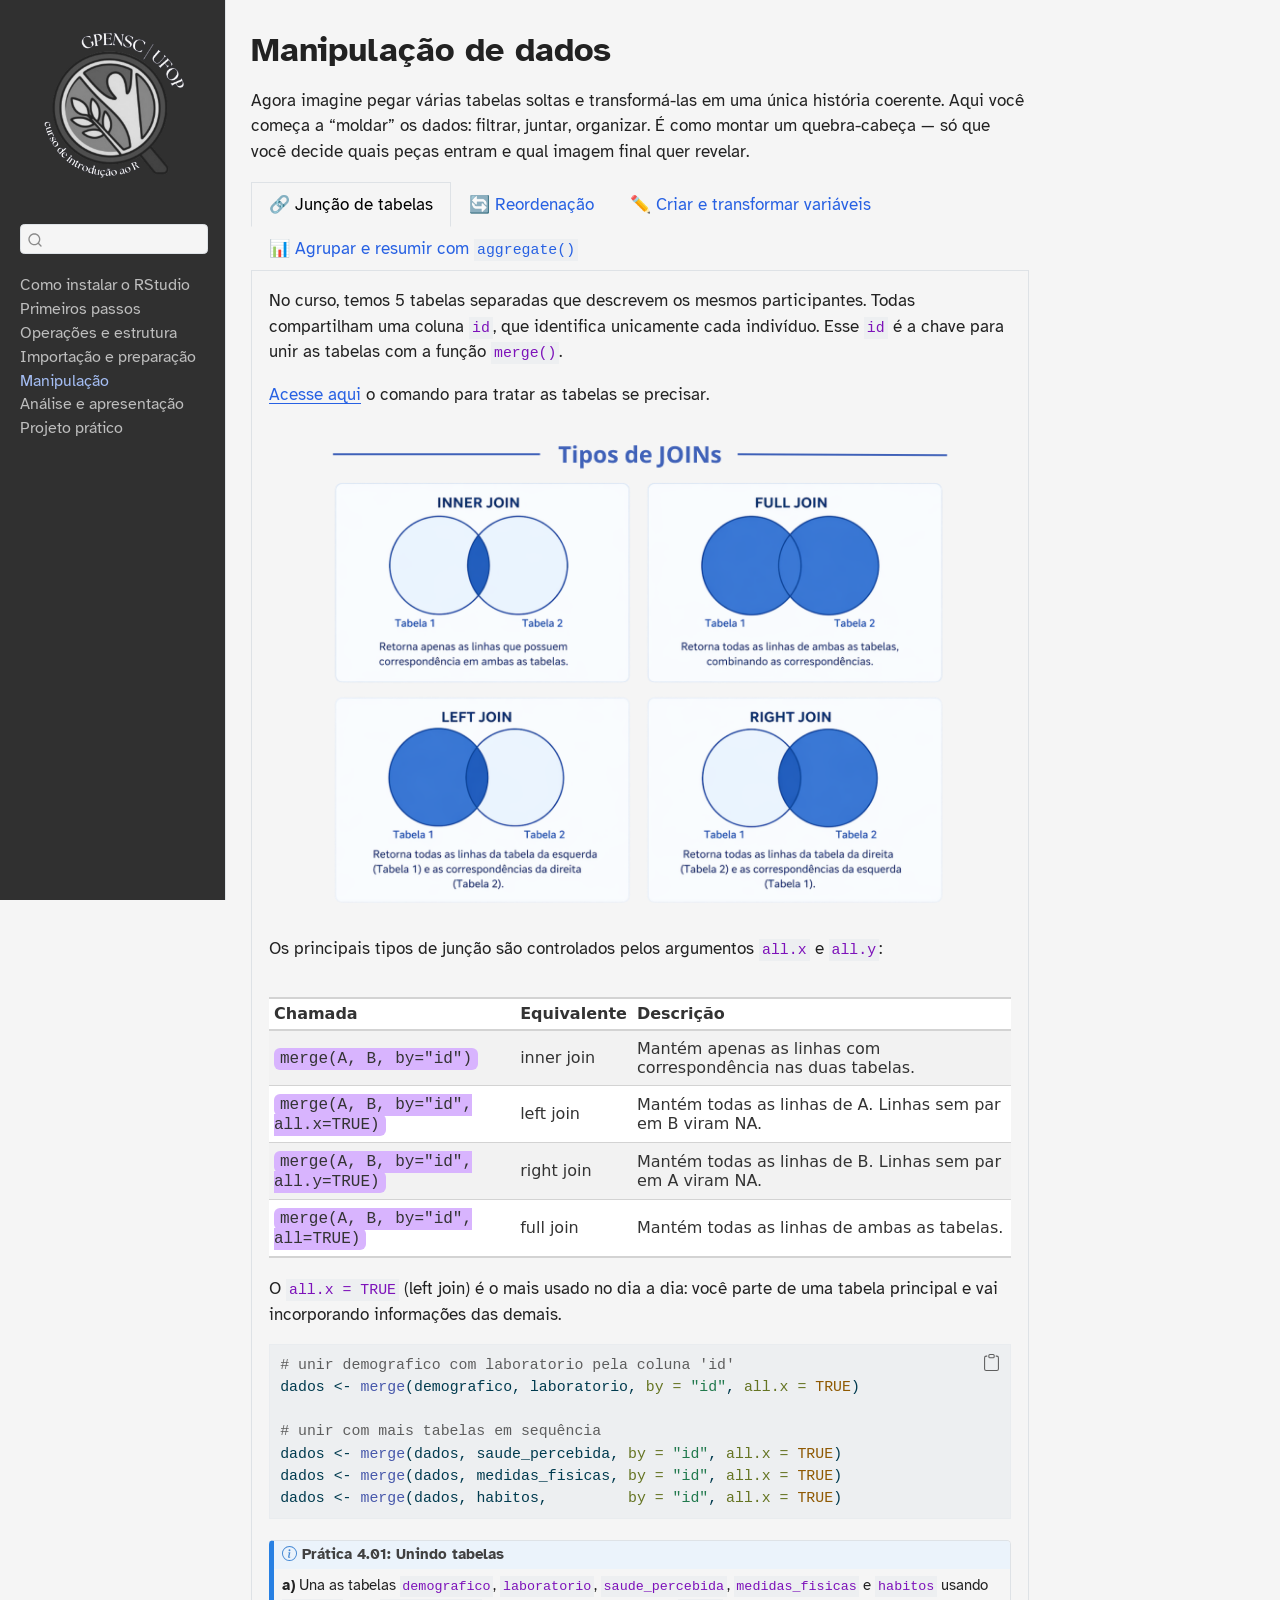
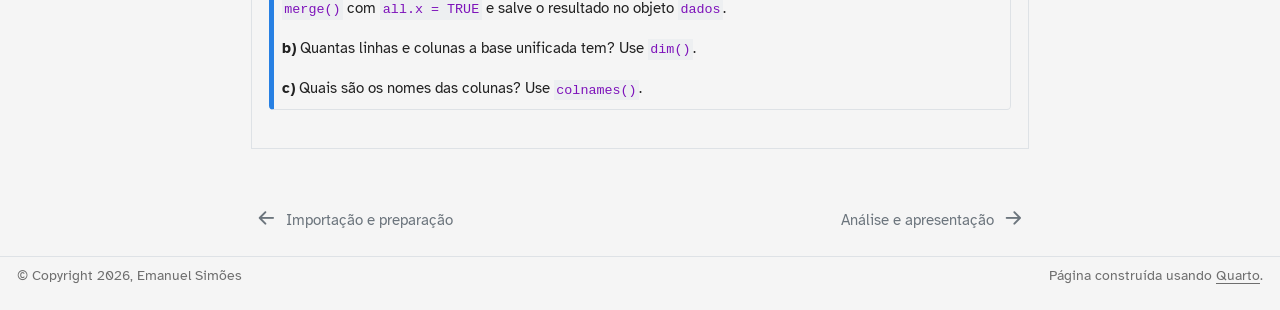
<file: docs/4.html>
<!DOCTYPE html>
<html xmlns="http://www.w3.org/1999/xhtml" lang="pt-BR" xml:lang="pt-BR"><head>

<meta charset="utf-8">
<meta name="generator" content="quarto-1.9.37">

<meta name="viewport" content="width=device-width, initial-scale=1.0, user-scalable=yes">


<title>Manipulação de dados – GPENSC | UFOP</title>
<style>
/* Default styles provided by pandoc.
** See https://pandoc.org/MANUAL.html#variables-for-html for config info.
*/
code{white-space: pre-wrap;}
span.smallcaps{font-variant: small-caps;}
div.columns{display: flex; gap: min(4vw, 1.5em);}
div.column{flex: auto; overflow-x: auto;}
div.hanging-indent{margin-left: 1.5em; text-indent: -1.5em;}
ul.task-list{list-style: none;}
ul.task-list li input[type="checkbox"] {
  width: 0.8em;
  margin: 0 0.8em 0.2em -1em; /* quarto-specific, see https://github.com/quarto-dev/quarto-cli/issues/4556 */ 
  vertical-align: middle;
}
/* CSS for syntax highlighting */
html { -webkit-text-size-adjust: 100%; }
pre > code.sourceCode { white-space: pre; position: relative; }
pre > code.sourceCode > span { display: inline-block; line-height: 1.25; }
pre > code.sourceCode > span:empty { height: 1.2em; }
.sourceCode { overflow: visible; }
code.sourceCode > span { color: inherit; text-decoration: inherit; }
div.sourceCode { margin: 1em 0; }
pre.sourceCode { margin: 0; }
@media screen {
div.sourceCode { overflow: auto; }
}
@media print {
pre > code.sourceCode { white-space: pre-wrap; }
pre > code.sourceCode > span { text-indent: -5em; padding-left: 5em; }
}
pre.numberSource code
  { counter-reset: source-line 0; }
pre.numberSource code > span
  { position: relative; left: -4em; counter-increment: source-line; }
pre.numberSource code > span > a:first-child::before
  { content: counter(source-line);
    position: relative; left: -1em; text-align: right; vertical-align: baseline;
    border: none; display: inline-block;
    -webkit-touch-callout: none; -webkit-user-select: none;
    -khtml-user-select: none; -moz-user-select: none;
    -ms-user-select: none; user-select: none;
    padding: 0 4px; width: 4em;
  }
pre.numberSource { margin-left: 3em;  padding-left: 4px; }
div.sourceCode
  {   }
@media screen {
pre > code.sourceCode > span > a:first-child::before { text-decoration: underline; }
}
</style>


<script src="site_libs/quarto-nav/quarto-nav.js"></script>
<script src="site_libs/clipboard/clipboard.min.js"></script>
<script src="site_libs/quarto-search/autocomplete.umd.js"></script>
<script src="site_libs/quarto-search/fuse.min.js"></script>
<script src="site_libs/quarto-search/quarto-search.js"></script>
<meta name="quarto:offset" content="./">
<link href="./5.html" rel="next">
<link href="./3.html" rel="prev">
<link href="./images/logo2.png" rel="icon" type="image/png">
<script src="site_libs/quarto-html/quarto.js" type="module"></script>
<script src="site_libs/quarto-html/tabsets/tabsets.js" type="module"></script>
<script src="site_libs/quarto-html/popper.min.js"></script>
<script src="site_libs/quarto-html/tippy.umd.min.js"></script>
<script src="site_libs/quarto-html/anchor.min.js"></script>
<link href="site_libs/quarto-html/tippy.css" rel="stylesheet">
<link href="site_libs/quarto-html/quarto-syntax-highlighting-7f8f88aac4f3542376d5c11b86a4c14d.css" rel="stylesheet" id="quarto-text-highlighting-styles">
<script src="site_libs/bootstrap/bootstrap.min.js"></script>
<link href="site_libs/bootstrap/bootstrap-icons.css" rel="stylesheet">
<link href="site_libs/bootstrap/bootstrap-d4edce2fe595ef9b535bb5642147f9f0.min.css" rel="stylesheet" append-hash="true" id="quarto-bootstrap" data-mode="light">
<script id="quarto-search-options" type="application/json">{
  "location": "sidebar",
  "copy-button": false,
  "collapse-after": 3,
  "panel-placement": "start",
  "type": "textbox",
  "limit": 50,
  "keyboard-shortcut": [
    "f",
    "/",
    "s"
  ],
  "show-item-context": false,
  "language": {
    "search-no-results-text": "Nenhum resultado",
    "search-matching-documents-text": "documentos correspondentes",
    "search-copy-link-title": "Copiar link para a busca",
    "search-hide-matches-text": "Esconder correspondências adicionais",
    "search-more-match-text": "mais correspondência neste documento",
    "search-more-matches-text": "mais correspondências neste documento",
    "search-clear-button-title": "Limpar",
    "search-text-placeholder": "",
    "search-detached-cancel-button-title": "Cancelar",
    "search-submit-button-title": "Enviar",
    "search-label": "Procurar"
  }
}</script>


<meta property="og:title" content="Manipulação de dados – GPENSC | UFOP">
<meta property="og:description" content="">
<meta property="og:image" content="images/joins.png">
<meta property="og:site_name" content="GPENSC | UFOP">
</head>

<body class="nav-sidebar docked quarto-light">

<div id="quarto-search-results"></div>
  <header id="quarto-header" class="headroom fixed-top">
  <nav class="quarto-secondary-nav">
    <div class="container-fluid d-flex">
      <button type="button" class="quarto-btn-toggle btn" data-bs-toggle="collapse" role="button" data-bs-target=".quarto-sidebar-collapse-item" aria-controls="quarto-sidebar" aria-expanded="false" aria-label="Alternar barra lateral" onclick="if (window.quartoToggleHeadroom) { window.quartoToggleHeadroom(); }">
        <i class="bi bi-layout-text-sidebar-reverse"></i>
      </button>
        <nav class="quarto-page-breadcrumbs" aria-label="breadcrumb"><ol class="breadcrumb"><li class="breadcrumb-item"><a href="./4.html">Manipulação</a></li></ol></nav>
        <a class="flex-grow-1" role="navigation" data-bs-toggle="collapse" data-bs-target=".quarto-sidebar-collapse-item" aria-controls="quarto-sidebar" aria-expanded="false" aria-label="Alternar barra lateral" onclick="if (window.quartoToggleHeadroom) { window.quartoToggleHeadroom(); }">      
        </a>
      <button type="button" class="btn quarto-search-button" aria-label="Procurar" onclick="window.quartoOpenSearch();">
        <i class="bi bi-search"></i>
      </button>
    </div>
  </nav>
</header>
<!-- content -->
<div id="quarto-content" class="quarto-container page-columns page-rows-contents page-layout-article">
<!-- sidebar -->
  <nav id="quarto-sidebar" class="sidebar collapse collapse-horizontal quarto-sidebar-collapse-item sidebar-navigation docked overflow-auto">
    <div class="pt-lg-2 mt-2 text-center sidebar-header">
      <a href="./index.html" class="sidebar-logo-link">
      <img src="./images/logo2.png" alt="" class="sidebar-logo light-content py-0 d-lg-inline d-none">
      <img src="./images/logo2.png" alt="" class="sidebar-logo dark-content py-0 d-lg-inline d-none">
      </a>
      </div>
        <div class="mt-2 flex-shrink-0 align-items-center">
        <div class="sidebar-search">
        <div id="quarto-search" class="" title="Procurar"></div>
        </div>
        </div>
    <div class="sidebar-menu-container"> 
    <ul class="list-unstyled mt-1">
        <li class="sidebar-item">
  <div class="sidebar-item-container"> 
  <a href="./0.html" class="sidebar-item-text sidebar-link">
 <span class="menu-text">Como instalar o RStudio</span></a>
  </div>
</li>
        <li class="sidebar-item">
  <div class="sidebar-item-container"> 
  <a href="./1.html" class="sidebar-item-text sidebar-link">
 <span class="menu-text">Primeiros passos</span></a>
  </div>
</li>
        <li class="sidebar-item">
  <div class="sidebar-item-container"> 
  <a href="./2.html" class="sidebar-item-text sidebar-link">
 <span class="menu-text">Operações e estrutura</span></a>
  </div>
</li>
        <li class="sidebar-item">
  <div class="sidebar-item-container"> 
  <a href="./3.html" class="sidebar-item-text sidebar-link">
 <span class="menu-text">Importação e preparação</span></a>
  </div>
</li>
        <li class="sidebar-item">
  <div class="sidebar-item-container"> 
  <a href="./4.html" class="sidebar-item-text sidebar-link active">
 <span class="menu-text">Manipulação</span></a>
  </div>
</li>
        <li class="sidebar-item">
  <div class="sidebar-item-container"> 
  <a href="./5.html" class="sidebar-item-text sidebar-link">
 <span class="menu-text">Análise e apresentação</span></a>
  </div>
</li>
        <li class="sidebar-item">
  <div class="sidebar-item-container"> 
  <a href="./projeto-pratico.html" class="sidebar-item-text sidebar-link">
 <span class="menu-text">Projeto prático</span></a>
  </div>
</li>
    </ul>
    </div>
</nav>
<div id="quarto-sidebar-glass" class="quarto-sidebar-collapse-item" data-bs-toggle="collapse" data-bs-target=".quarto-sidebar-collapse-item"></div>
<!-- margin-sidebar -->
    <div id="quarto-margin-sidebar" class="sidebar margin-sidebar zindex-bottom">
        
    </div>
<!-- main -->
<main class="content" id="quarto-document-content">

<header id="title-block-header" class="quarto-title-block default">
<div class="quarto-title">
<h1 class="title">Manipulação de dados</h1>
</div>



<div class="quarto-title-meta">

    
  
    
  </div>
  


</header>


<p>Agora imagine pegar várias tabelas soltas e transformá-las em uma única história coerente. Aqui você começa a “moldar” os dados: filtrar, juntar, organizar. É como montar um quebra-cabeça — só que você decide quais peças entram e qual imagem final quer revelar.</p>
<div class="tabset-margin-container"></div><div class="panel-tabset">
<ul class="nav nav-tabs" role="tablist"><li class="nav-item" role="presentation"><a class="nav-link active" id="tabset-1-1-tab" data-bs-toggle="tab" data-bs-target="#tabset-1-1" role="tab" aria-controls="tabset-1-1" aria-selected="true" href="">🔗 Junção de tabelas</a></li><li class="nav-item" role="presentation"><a class="nav-link" id="tabset-1-2-tab" data-bs-toggle="tab" data-bs-target="#tabset-1-2" role="tab" aria-controls="tabset-1-2" aria-selected="false" href="">🔄 Reordenação</a></li><li class="nav-item" role="presentation"><a class="nav-link" id="tabset-1-3-tab" data-bs-toggle="tab" data-bs-target="#tabset-1-3" role="tab" aria-controls="tabset-1-3" aria-selected="false" href="">✏️ Criar e transformar variáveis</a></li><li class="nav-item" role="presentation"><a class="nav-link" id="tabset-1-4-tab" data-bs-toggle="tab" data-bs-target="#tabset-1-4" role="tab" aria-controls="tabset-1-4" aria-selected="false" href="">📊 Agrupar e resumir com <code>aggregate()</code></a></li></ul>
<div class="tab-content">
<div id="tabset-1-1" class="tab-pane active" role="tabpanel" aria-labelledby="tabset-1-1-tab">
<p>No curso, temos 5 tabelas separadas que descrevem os mesmos participantes. Todas compartilham uma coluna <code>id</code>, que identifica unicamente cada indivíduo. Esse <code>id</code> é a chave para unir as tabelas com a função <code>merge()</code>.</p>
<p><a href="https://raw.githubusercontent.com/EmanuelFPS/introducao-ao-r/main/tratado.R">Acesse aqui</a> o comando para tratar as tabelas se precisar.</p>
<p><img src="images/joins.png" class="img-fluid"></p>
<p>Os principais tipos de junção são controlados pelos argumentos <code>all.x</code> e <code>all.y</code>:</p>
<div class="cell">
<div class="cell-output-display">
<div id="wqpkcskqxa" style="padding-left:0px;padding-right:0px;padding-top:10px;padding-bottom:10px;overflow-x:auto;overflow-y:auto;width:auto;height:auto;">
<style>#wqpkcskqxa table {
  font-family: system-ui, 'Segoe UI', Roboto, Helvetica, Arial, sans-serif, 'Apple Color Emoji', 'Segoe UI Emoji', 'Segoe UI Symbol', 'Noto Color Emoji';
  -webkit-font-smoothing: antialiased;
  -moz-osx-font-smoothing: grayscale;
}

#wqpkcskqxa thead, #wqpkcskqxa tbody, #wqpkcskqxa tfoot, #wqpkcskqxa tr, #wqpkcskqxa td, #wqpkcskqxa th {
  border-style: none;
}

#wqpkcskqxa p {
  margin: 0;
  padding: 0;
}

#wqpkcskqxa .gt_table {
  display: table;
  border-collapse: collapse;
  line-height: normal;
  margin-left: 0;
  margin-right: auto;
  color: #333333;
  font-size: 16px;
  font-weight: normal;
  font-style: normal;
  background-color: #FFFFFF;
  width: auto;
  border-top-style: solid;
  border-top-width: 2px;
  border-top-color: #A8A8A8;
  border-right-style: none;
  border-right-width: 2px;
  border-right-color: #D3D3D3;
  border-bottom-style: solid;
  border-bottom-width: 2px;
  border-bottom-color: #A8A8A8;
  border-left-style: none;
  border-left-width: 2px;
  border-left-color: #D3D3D3;
}

#wqpkcskqxa .gt_caption {
  padding-top: 4px;
  padding-bottom: 4px;
}

#wqpkcskqxa .gt_title {
  color: #333333;
  font-size: 125%;
  font-weight: initial;
  padding-top: 4px;
  padding-bottom: 4px;
  padding-left: 5px;
  padding-right: 5px;
  border-bottom-color: #FFFFFF;
  border-bottom-width: 0;
}

#wqpkcskqxa .gt_subtitle {
  color: #333333;
  font-size: 85%;
  font-weight: initial;
  padding-top: 3px;
  padding-bottom: 5px;
  padding-left: 5px;
  padding-right: 5px;
  border-top-color: #FFFFFF;
  border-top-width: 0;
}

#wqpkcskqxa .gt_heading {
  background-color: #FFFFFF;
  text-align: center;
  border-bottom-color: #FFFFFF;
  border-left-style: none;
  border-left-width: 1px;
  border-left-color: #D3D3D3;
  border-right-style: none;
  border-right-width: 1px;
  border-right-color: #D3D3D3;
}

#wqpkcskqxa .gt_bottom_border {
  border-bottom-style: solid;
  border-bottom-width: 2px;
  border-bottom-color: #D3D3D3;
}

#wqpkcskqxa .gt_col_headings {
  border-top-style: solid;
  border-top-width: 2px;
  border-top-color: #D3D3D3;
  border-bottom-style: solid;
  border-bottom-width: 2px;
  border-bottom-color: #D3D3D3;
  border-left-style: none;
  border-left-width: 1px;
  border-left-color: #D3D3D3;
  border-right-style: none;
  border-right-width: 1px;
  border-right-color: #D3D3D3;
}

#wqpkcskqxa .gt_col_heading {
  color: #333333;
  background-color: #FFFFFF;
  font-size: 100%;
  font-weight: normal;
  text-transform: inherit;
  border-left-style: none;
  border-left-width: 1px;
  border-left-color: #D3D3D3;
  border-right-style: none;
  border-right-width: 1px;
  border-right-color: #D3D3D3;
  vertical-align: bottom;
  padding-top: 5px;
  padding-bottom: 6px;
  padding-left: 5px;
  padding-right: 5px;
  overflow-x: hidden;
}

#wqpkcskqxa .gt_column_spanner_outer {
  color: #333333;
  background-color: #FFFFFF;
  font-size: 100%;
  font-weight: normal;
  text-transform: inherit;
  padding-top: 0;
  padding-bottom: 0;
  padding-left: 4px;
  padding-right: 4px;
}

#wqpkcskqxa .gt_column_spanner_outer:first-child {
  padding-left: 0;
}

#wqpkcskqxa .gt_column_spanner_outer:last-child {
  padding-right: 0;
}

#wqpkcskqxa .gt_column_spanner {
  border-bottom-style: solid;
  border-bottom-width: 2px;
  border-bottom-color: #D3D3D3;
  vertical-align: bottom;
  padding-top: 5px;
  padding-bottom: 5px;
  overflow-x: hidden;
  display: inline-block;
  width: 100%;
}

#wqpkcskqxa .gt_spanner_row {
  border-bottom-style: hidden;
}

#wqpkcskqxa .gt_group_heading {
  padding-top: 8px;
  padding-bottom: 8px;
  padding-left: 5px;
  padding-right: 5px;
  color: #333333;
  background-color: #FFFFFF;
  font-size: 100%;
  font-weight: initial;
  text-transform: inherit;
  border-top-style: solid;
  border-top-width: 2px;
  border-top-color: #D3D3D3;
  border-bottom-style: solid;
  border-bottom-width: 2px;
  border-bottom-color: #D3D3D3;
  border-left-style: none;
  border-left-width: 1px;
  border-left-color: #D3D3D3;
  border-right-style: none;
  border-right-width: 1px;
  border-right-color: #D3D3D3;
  vertical-align: middle;
  text-align: left;
}

#wqpkcskqxa .gt_empty_group_heading {
  padding: 0.5px;
  color: #333333;
  background-color: #FFFFFF;
  font-size: 100%;
  font-weight: initial;
  border-top-style: solid;
  border-top-width: 2px;
  border-top-color: #D3D3D3;
  border-bottom-style: solid;
  border-bottom-width: 2px;
  border-bottom-color: #D3D3D3;
  vertical-align: middle;
}

#wqpkcskqxa .gt_from_md > :first-child {
  margin-top: 0;
}

#wqpkcskqxa .gt_from_md > :last-child {
  margin-bottom: 0;
}

#wqpkcskqxa .gt_row {
  padding-top: 8px;
  padding-bottom: 8px;
  padding-left: 5px;
  padding-right: 5px;
  margin: 10px;
  border-top-style: solid;
  border-top-width: 1px;
  border-top-color: #D3D3D3;
  border-left-style: none;
  border-left-width: 1px;
  border-left-color: #D3D3D3;
  border-right-style: none;
  border-right-width: 1px;
  border-right-color: #D3D3D3;
  vertical-align: middle;
  overflow-x: hidden;
}

#wqpkcskqxa .gt_stub {
  color: #333333;
  background-color: #FFFFFF;
  font-size: 100%;
  font-weight: initial;
  text-transform: inherit;
  border-right-style: solid;
  border-right-width: 2px;
  border-right-color: #D3D3D3;
  padding-left: 5px;
  padding-right: 5px;
}

#wqpkcskqxa .gt_stub_row_group {
  color: #333333;
  background-color: #FFFFFF;
  font-size: 100%;
  font-weight: initial;
  text-transform: inherit;
  border-right-style: solid;
  border-right-width: 2px;
  border-right-color: #D3D3D3;
  padding-left: 5px;
  padding-right: 5px;
  vertical-align: top;
}

#wqpkcskqxa .gt_row_group_first td {
  border-top-width: 2px;
}

#wqpkcskqxa .gt_row_group_first th {
  border-top-width: 2px;
}

#wqpkcskqxa .gt_summary_row {
  color: #333333;
  background-color: #FFFFFF;
  text-transform: inherit;
  padding-top: 8px;
  padding-bottom: 8px;
  padding-left: 5px;
  padding-right: 5px;
}

#wqpkcskqxa .gt_first_summary_row {
  border-top-style: solid;
  border-top-color: #D3D3D3;
}

#wqpkcskqxa .gt_first_summary_row.thick {
  border-top-width: 2px;
}

#wqpkcskqxa .gt_last_summary_row {
  padding-top: 8px;
  padding-bottom: 8px;
  padding-left: 5px;
  padding-right: 5px;
  border-bottom-style: solid;
  border-bottom-width: 2px;
  border-bottom-color: #D3D3D3;
}

#wqpkcskqxa .gt_grand_summary_row {
  color: #333333;
  background-color: #FFFFFF;
  text-transform: inherit;
  padding-top: 8px;
  padding-bottom: 8px;
  padding-left: 5px;
  padding-right: 5px;
}

#wqpkcskqxa .gt_first_grand_summary_row {
  padding-top: 8px;
  padding-bottom: 8px;
  padding-left: 5px;
  padding-right: 5px;
  border-top-style: double;
  border-top-width: 6px;
  border-top-color: #D3D3D3;
}

#wqpkcskqxa .gt_last_grand_summary_row_top {
  padding-top: 8px;
  padding-bottom: 8px;
  padding-left: 5px;
  padding-right: 5px;
  border-bottom-style: double;
  border-bottom-width: 6px;
  border-bottom-color: #D3D3D3;
}

#wqpkcskqxa .gt_striped {
  background-color: rgba(128, 128, 128, 0.05);
}

#wqpkcskqxa .gt_table_body {
  border-top-style: solid;
  border-top-width: 2px;
  border-top-color: #D3D3D3;
  border-bottom-style: solid;
  border-bottom-width: 2px;
  border-bottom-color: #D3D3D3;
}

#wqpkcskqxa .gt_footnotes {
  color: #333333;
  background-color: #FFFFFF;
  border-bottom-style: none;
  border-bottom-width: 2px;
  border-bottom-color: #D3D3D3;
  border-left-style: none;
  border-left-width: 2px;
  border-left-color: #D3D3D3;
  border-right-style: none;
  border-right-width: 2px;
  border-right-color: #D3D3D3;
}

#wqpkcskqxa .gt_footnote {
  margin: 0px;
  font-size: 90%;
  padding-top: 4px;
  padding-bottom: 4px;
  padding-left: 5px;
  padding-right: 5px;
}

#wqpkcskqxa .gt_sourcenotes {
  color: #333333;
  background-color: #FFFFFF;
  border-bottom-style: none;
  border-bottom-width: 2px;
  border-bottom-color: #D3D3D3;
  border-left-style: none;
  border-left-width: 2px;
  border-left-color: #D3D3D3;
  border-right-style: none;
  border-right-width: 2px;
  border-right-color: #D3D3D3;
}

#wqpkcskqxa .gt_sourcenote {
  font-size: 90%;
  padding-top: 4px;
  padding-bottom: 4px;
  padding-left: 5px;
  padding-right: 5px;
}

#wqpkcskqxa .gt_left {
  text-align: left;
}

#wqpkcskqxa .gt_center {
  text-align: center;
}

#wqpkcskqxa .gt_right {
  text-align: right;
  font-variant-numeric: tabular-nums;
}

#wqpkcskqxa .gt_font_normal {
  font-weight: normal;
}

#wqpkcskqxa .gt_font_bold {
  font-weight: bold;
}

#wqpkcskqxa .gt_font_italic {
  font-style: italic;
}

#wqpkcskqxa .gt_super {
  font-size: 65%;
}

#wqpkcskqxa .gt_footnote_marks {
  font-size: 75%;
  vertical-align: 0.4em;
  position: initial;
}

#wqpkcskqxa .gt_asterisk {
  font-size: 100%;
  vertical-align: 0;
}

#wqpkcskqxa .gt_indent_1 {
  text-indent: 5px;
}

#wqpkcskqxa .gt_indent_2 {
  text-indent: 10px;
}

#wqpkcskqxa .gt_indent_3 {
  text-indent: 15px;
}

#wqpkcskqxa .gt_indent_4 {
  text-indent: 20px;
}

#wqpkcskqxa .gt_indent_5 {
  text-indent: 25px;
}

#wqpkcskqxa .katex-display {
  display: inline-flex !important;
  margin-bottom: 0.75em !important;
}

#wqpkcskqxa div.Reactable > div.rt-table > div.rt-thead > div.rt-tr.rt-tr-group-header > div.rt-th-group:after {
  height: 0px !important;
}
</style>

<table class="gt_table caption-top table table-sm table-striped small" data-quarto-bootstrap="false">
<thead>
<tr class="gt_col_headings header">
<th id="Chamada" class="gt_col_heading gt_columns_bottom_border gt_left" data-quarto-table-cell-role="th" scope="col"><strong>Chamada</strong></th>
<th id="Equivalente" class="gt_col_heading gt_columns_bottom_border gt_left" data-quarto-table-cell-role="th" scope="col"><strong>Equivalente</strong></th>
<th id="Descrição" class="gt_col_heading gt_columns_bottom_border gt_left" data-quarto-table-cell-role="th" scope="col"><strong>Descrição</strong></th>
</tr>
</thead>
<tbody class="gt_table_body">
<tr class="odd">
<td class="gt_row gt_left" headers="Chamada"><span style="background-color:#d8b4fe;
               padding:2px 6px;
               border-radius:6px;
               font-weight:500;
               font-family:monospace;">merge(A, B, by="id")</span></td>
<td class="gt_row gt_left" headers="Equivalente">inner join</td>
<td class="gt_row gt_left" headers="Descrição">Mantém apenas as linhas com correspondência nas duas tabelas.</td>
</tr>
<tr class="even">
<td class="gt_row gt_left" headers="Chamada"><span style="background-color:#d8b4fe;
               padding:2px 6px;
               border-radius:6px;
               font-weight:500;
               font-family:monospace;">merge(A, B, by="id", all.x=TRUE)</span></td>
<td class="gt_row gt_left" headers="Equivalente">left join</td>
<td class="gt_row gt_left" headers="Descrição">Mantém todas as linhas de A. Linhas sem par em B viram NA.</td>
</tr>
<tr class="odd">
<td class="gt_row gt_left" headers="Chamada"><span style="background-color:#d8b4fe;
               padding:2px 6px;
               border-radius:6px;
               font-weight:500;
               font-family:monospace;">merge(A, B, by="id", all.y=TRUE)</span></td>
<td class="gt_row gt_left" headers="Equivalente">right join</td>
<td class="gt_row gt_left" headers="Descrição">Mantém todas as linhas de B. Linhas sem par em A viram NA.</td>
</tr>
<tr class="even">
<td class="gt_row gt_left" headers="Chamada"><span style="background-color:#d8b4fe;
               padding:2px 6px;
               border-radius:6px;
               font-weight:500;
               font-family:monospace;">merge(A, B, by="id", all=TRUE)</span></td>
<td class="gt_row gt_left" headers="Equivalente">full join</td>
<td class="gt_row gt_left" headers="Descrição">Mantém todas as linhas de ambas as tabelas.</td>
</tr>
</tbody>
</table>

</div>
</div>
</div>
<p>O <code>all.x = TRUE</code> (left join) é o mais usado no dia a dia: você parte de uma tabela principal e vai incorporando informações das demais.</p>
<div class="cell">
<div class="code-copy-outer-scaffold"><div class="sourceCode cell-code" id="cb1"><pre class="sourceCode r code-with-copy"><code class="sourceCode r"><span id="cb1-1"><a href="#cb1-1" aria-hidden="true" tabindex="-1"></a><span class="co"># unir demografico com laboratorio pela coluna 'id'</span></span>
<span id="cb1-2"><a href="#cb1-2" aria-hidden="true" tabindex="-1"></a>dados <span class="ot">&lt;-</span> <span class="fu">merge</span>(demografico, laboratorio, <span class="at">by =</span> <span class="st">"id"</span>, <span class="at">all.x =</span> <span class="cn">TRUE</span>)</span>
<span id="cb1-3"><a href="#cb1-3" aria-hidden="true" tabindex="-1"></a></span>
<span id="cb1-4"><a href="#cb1-4" aria-hidden="true" tabindex="-1"></a><span class="co"># unir com mais tabelas em sequência</span></span>
<span id="cb1-5"><a href="#cb1-5" aria-hidden="true" tabindex="-1"></a>dados <span class="ot">&lt;-</span> <span class="fu">merge</span>(dados, saude_percebida, <span class="at">by =</span> <span class="st">"id"</span>, <span class="at">all.x =</span> <span class="cn">TRUE</span>)</span>
<span id="cb1-6"><a href="#cb1-6" aria-hidden="true" tabindex="-1"></a>dados <span class="ot">&lt;-</span> <span class="fu">merge</span>(dados, medidas_fisicas, <span class="at">by =</span> <span class="st">"id"</span>, <span class="at">all.x =</span> <span class="cn">TRUE</span>)</span>
<span id="cb1-7"><a href="#cb1-7" aria-hidden="true" tabindex="-1"></a>dados <span class="ot">&lt;-</span> <span class="fu">merge</span>(dados, habitos,         <span class="at">by =</span> <span class="st">"id"</span>, <span class="at">all.x =</span> <span class="cn">TRUE</span>)</span></code></pre></div><button title="Copiar para a área de transferência" class="code-copy-button"><i class="bi"></i></button></div>
</div>
<div class="callout callout-style-default callout-note callout-titled">
<div class="callout-header d-flex align-content-center">
<div class="callout-icon-container">
<i class="callout-icon"></i>
</div>
<div class="callout-title-container flex-fill">
<span class="screen-reader-only">Nota</span>Prática 4.01: Unindo tabelas
</div>
</div>
<div class="callout-body-container callout-body">
<p><strong>a)</strong> Una as tabelas <code>demografico</code>, <code>laboratorio</code>, <code>saude_percebida</code>, <code>medidas_fisicas</code> e <code>habitos</code> usando <code>merge()</code> com <code>all.x = TRUE</code> e salve o resultado no objeto <code>dados</code>.</p>
<p><strong>b)</strong> Quantas linhas e colunas a base unificada tem? Use <code>dim()</code>.</p>
<p><strong>c)</strong> Quais são os nomes das colunas? Use <code>colnames()</code>.</p>
</div>
</div>
</div>
<div id="tabset-1-2" class="tab-pane" role="tabpanel" aria-labelledby="tabset-1-2-tab">
<section id="reordenar-colunas" class="level3">
<h3 class="anchored" data-anchor-id="reordenar-colunas">Reordenar colunas</h3>
<p>Após unir tabelas, pode ser útil reorganizar a ordem das colunas.</p>
<div class="cell">
<div class="code-copy-outer-scaffold"><div class="sourceCode cell-code" id="cb2"><pre class="sourceCode r code-with-copy"><code class="sourceCode r"><span id="cb2-1"><a href="#cb2-1" aria-hidden="true" tabindex="-1"></a><span class="co"># colocar 'id' e 'nome' primeiro, mantendo o restante</span></span>
<span id="cb2-2"><a href="#cb2-2" aria-hidden="true" tabindex="-1"></a>dados <span class="ot">&lt;-</span> dados[, <span class="fu">c</span>(<span class="st">"id"</span>, <span class="st">"nome"</span>, <span class="fu">colnames</span>(dados)[<span class="sc">!</span><span class="fu">colnames</span>(dados) <span class="sc">%in%</span> <span class="fu">c</span>(<span class="st">"id"</span>, <span class="st">"nome"</span>)])]</span></code></pre></div><button title="Copiar para a área de transferência" class="code-copy-button"><i class="bi"></i></button></div>
</div>
</section>
<section id="reordenar-linhas" class="level3">
<h3 class="anchored" data-anchor-id="reordenar-linhas">Reordenar linhas</h3>
<div class="cell">
<div class="code-copy-outer-scaffold"><div class="sourceCode cell-code" id="cb3"><pre class="sourceCode r code-with-copy"><code class="sourceCode r"><span id="cb3-1"><a href="#cb3-1" aria-hidden="true" tabindex="-1"></a><span class="co"># ordenar por idade (crescente)</span></span>
<span id="cb3-2"><a href="#cb3-2" aria-hidden="true" tabindex="-1"></a>demografico[<span class="fu">order</span>(demografico<span class="sc">$</span>idade), ]</span>
<span id="cb3-3"><a href="#cb3-3" aria-hidden="true" tabindex="-1"></a></span>
<span id="cb3-4"><a href="#cb3-4" aria-hidden="true" tabindex="-1"></a><span class="co"># ordenar por renda (decrescente)</span></span>
<span id="cb3-5"><a href="#cb3-5" aria-hidden="true" tabindex="-1"></a>demografico[<span class="fu">order</span>(demografico<span class="sc">$</span>renda_reais, <span class="at">decreasing =</span> <span class="cn">TRUE</span>), ]</span>
<span id="cb3-6"><a href="#cb3-6" aria-hidden="true" tabindex="-1"></a></span>
<span id="cb3-7"><a href="#cb3-7" aria-hidden="true" tabindex="-1"></a><span class="co"># ordenar por estado civil e, dentro de cada grupo, por idade</span></span>
<span id="cb3-8"><a href="#cb3-8" aria-hidden="true" tabindex="-1"></a>demografico[<span class="fu">order</span>(demografico<span class="sc">$</span>estado_civil, demografico<span class="sc">$</span>idade), ]</span></code></pre></div><button title="Copiar para a área de transferência" class="code-copy-button"><i class="bi"></i></button></div>
</div>
</section>
</div>
<div id="tabset-1-3" class="tab-pane" role="tabpanel" aria-labelledby="tabset-1-3-tab">
<p>Novas colunas são criadas atribuindo valores diretamente com <code>$</code>.</p>
<div class="cell">
<div class="code-copy-outer-scaffold"><div class="sourceCode cell-code" id="cb4"><pre class="sourceCode r code-with-copy"><code class="sourceCode r"><span id="cb4-1"><a href="#cb4-1" aria-hidden="true" tabindex="-1"></a><span class="co"># criar uma coluna com a renda em salários mínimos (R$ 120,00 em 1997)</span></span>
<span id="cb4-2"><a href="#cb4-2" aria-hidden="true" tabindex="-1"></a>demografico<span class="sc">$</span>renda_sm <span class="ot">&lt;-</span> <span class="fu">round</span>(demografico<span class="sc">$</span>renda_reais <span class="sc">/</span> <span class="dv">120</span>, <span class="dv">2</span>)</span></code></pre></div><button title="Copiar para a área de transferência" class="code-copy-button"><i class="bi"></i></button></div>
</div>
<section id="condicionais-com-ifelse" class="level3">
<h3 class="anchored" data-anchor-id="condicionais-com-ifelse">Condicionais com <code>ifelse()</code></h3>
<p>A função <code>ifelse()</code> cria uma variável com base em uma condição: se a condição for verdadeira, atribui um valor; caso contrário, atribui outro.</p>
<div class="cell">
<div class="code-copy-outer-scaffold"><div class="sourceCode cell-code" id="cb5"><pre class="sourceCode r code-with-copy"><code class="sourceCode r"><span id="cb5-1"><a href="#cb5-1" aria-hidden="true" tabindex="-1"></a><span class="co"># criar variável binária de renda</span></span>
<span id="cb5-2"><a href="#cb5-2" aria-hidden="true" tabindex="-1"></a>demografico<span class="sc">$</span>baixa_renda <span class="ot">&lt;-</span> <span class="fu">ifelse</span>(demografico<span class="sc">$</span>renda_reais <span class="sc">&lt;</span> <span class="dv">120</span>, <span class="st">"Sim"</span>, <span class="st">"Não"</span>)</span></code></pre></div><button title="Copiar para a área de transferência" class="code-copy-button"><i class="bi"></i></button></div>
</div>
</section>
<section id="condicionais-múltiplas-com-ifelse-aninhado" class="level3">
<h3 class="anchored" data-anchor-id="condicionais-múltiplas-com-ifelse-aninhado">Condicionais múltiplas com <code>ifelse()</code> aninhado</h3>
<p>Quando há mais de duas categorias, os <code>ifelse()</code> podem ser aninhados um dentro do outro.</p>
<div class="cell">
<div class="code-copy-outer-scaffold"><div class="sourceCode cell-code" id="cb6"><pre class="sourceCode r code-with-copy"><code class="sourceCode r"><span id="cb6-1"><a href="#cb6-1" aria-hidden="true" tabindex="-1"></a><span class="co"># categorizar escolaridade em níveis</span></span>
<span id="cb6-2"><a href="#cb6-2" aria-hidden="true" tabindex="-1"></a>demografico<span class="sc">$</span>nivel_escolaridade <span class="ot">&lt;-</span> <span class="fu">ifelse</span>(</span>
<span id="cb6-3"><a href="#cb6-3" aria-hidden="true" tabindex="-1"></a>  demografico<span class="sc">$</span>escolaridade_anos <span class="sc">==</span> <span class="dv">0</span>,  <span class="st">"Sem instrução"</span>,</span>
<span id="cb6-4"><a href="#cb6-4" aria-hidden="true" tabindex="-1"></a>  <span class="fu">ifelse</span>(demografico<span class="sc">$</span>escolaridade_anos <span class="sc">&lt;=</span> <span class="dv">4</span>,  <span class="st">"Fundamental I"</span>,</span>
<span id="cb6-5"><a href="#cb6-5" aria-hidden="true" tabindex="-1"></a>  <span class="fu">ifelse</span>(demografico<span class="sc">$</span>escolaridade_anos <span class="sc">&lt;=</span> <span class="dv">8</span>,  <span class="st">"Fundamental II"</span>,</span>
<span id="cb6-6"><a href="#cb6-6" aria-hidden="true" tabindex="-1"></a>  <span class="fu">ifelse</span>(demografico<span class="sc">$</span>escolaridade_anos <span class="sc">&lt;=</span> <span class="dv">11</span>, <span class="st">"Médio"</span>,</span>
<span id="cb6-7"><a href="#cb6-7" aria-hidden="true" tabindex="-1"></a>  <span class="fu">ifelse</span>(demografico<span class="sc">$</span>escolaridade_anos <span class="sc">&gt;</span> <span class="dv">11</span>,  <span class="st">"Superior"</span>, <span class="cn">NA</span>)))))</span>
<span id="cb6-8"><a href="#cb6-8" aria-hidden="true" tabindex="-1"></a></span>
<span id="cb6-9"><a href="#cb6-9" aria-hidden="true" tabindex="-1"></a><span class="fu">unique</span>(demografico<span class="sc">$</span>nivel_escolaridade)</span></code></pre></div><button title="Copiar para a área de transferência" class="code-copy-button"><i class="bi"></i></button></div>
<div class="cell-output cell-output-stdout">
<pre><code>[1] "Sem instrução"  "Fundamental I"  "Médio"          "Fundamental II"
[5] "Superior"      </code></pre>
</div>
</div>
<div class="callout callout-style-default callout-note callout-titled">
<div class="callout-header d-flex align-content-center">
<div class="callout-icon-container">
<i class="callout-icon"></i>
</div>
<div class="callout-title-container flex-fill">
<span class="screen-reader-only">Nota</span>Prática 4.02: Criando uma variável nova
</div>
</div>
<div class="callout-body-container callout-body">
<p>No banco <code>demografico</code>, crie uma variável chamada <code>baixa_renda</code> que vale <code>"Sim"</code> se a renda for menor que R$ 120 e <code>"Não"</code> caso contrário. Use <code>ifelse()</code>.</p>
<p>Em seguida, use <code>table()</code> para ver quantos participantes estão em cada categoria.</p>
<div class="callout callout-style-default callout-tip callout-titled">
<div class="callout-header d-flex align-content-center collapsed" data-bs-toggle="collapse" data-bs-target=".callout-2-contents" aria-controls="callout-2" aria-expanded="false" aria-label="Toggle callout">
<div class="callout-icon-container">
<i class="callout-icon"></i>
</div>
<div class="callout-title-container flex-fill">
<span class="screen-reader-only">Dica</span>Ajuda
</div>
<div class="callout-btn-toggle d-inline-block border-0 py-1 ps-1 pe-0 float-end"><i class="callout-toggle"></i></div>
</div>
<div id="callout-2" class="callout-2-contents callout-collapse collapse">
<div class="callout-body-container callout-body">
<div class="code-copy-outer-scaffold"><div class="sourceCode" id="cb8"><pre class="sourceCode r code-with-copy"><code class="sourceCode r"><span id="cb8-1"><a href="#cb8-1" aria-hidden="true" tabindex="-1"></a>demografico<span class="sc">$</span>baixa_renda <span class="ot">&lt;-</span> <span class="fu">ifelse</span>(demografico<span class="sc">$</span>renda_reais <span class="sc">&lt;</span> <span class="dv">120</span>, <span class="st">"Sim"</span>, <span class="st">"Não"</span>)</span>
<span id="cb8-2"><a href="#cb8-2" aria-hidden="true" tabindex="-1"></a><span class="fu">table</span>(demografico<span class="sc">$</span>baixa_renda)</span></code></pre></div><button title="Copiar para a área de transferência" class="code-copy-button"><i class="bi"></i></button></div>
</div>
</div>
</div>
<hr>
</div>
</div>
</section>
</div>
<div id="tabset-1-4" class="tab-pane" role="tabpanel" aria-labelledby="tabset-1-4-tab">
<p>A função <code>aggregate()</code> calcula uma estatística para uma variável e separada por grupos, como por exemplo a média de renda por sexo ou por estado civil.</p>
<div class="cell">
<div class="code-copy-outer-scaffold"><div class="sourceCode cell-code" id="cb9"><pre class="sourceCode r code-with-copy"><code class="sourceCode r"><span id="cb9-1"><a href="#cb9-1" aria-hidden="true" tabindex="-1"></a><span class="co"># média de renda por sexo</span></span>
<span id="cb9-2"><a href="#cb9-2" aria-hidden="true" tabindex="-1"></a><span class="fu">aggregate</span>(renda_reais <span class="sc">~</span> sexo, <span class="at">data =</span> demografico, <span class="at">FUN =</span> mean)</span></code></pre></div><button title="Copiar para a área de transferência" class="code-copy-button"><i class="bi"></i></button></div>
<div class="cell-output cell-output-stdout">
<pre><code>  sexo renda_reais
1    F    315.6128
2    M    323.4039</code></pre>
</div>
<div class="code-copy-outer-scaffold"><div class="sourceCode cell-code" id="cb11"><pre class="sourceCode r code-with-copy"><code class="sourceCode r"><span id="cb11-1"><a href="#cb11-1" aria-hidden="true" tabindex="-1"></a><span class="co"># média de renda e idade por sexo (múltiplas variáveis resposta)</span></span>
<span id="cb11-2"><a href="#cb11-2" aria-hidden="true" tabindex="-1"></a><span class="fu">aggregate</span>(<span class="fu">cbind</span>(renda_reais, idade) <span class="sc">~</span> sexo, <span class="at">data =</span> demografico, <span class="at">FUN =</span> mean)</span></code></pre></div><button title="Copiar para a área de transferência" class="code-copy-button"><i class="bi"></i></button></div>
<div class="cell-output cell-output-stdout">
<pre><code>  sexo renda_reais    idade
1    F    315.6128 68.90021
2    M    323.4039 68.97269</code></pre>
</div>
<div class="code-copy-outer-scaffold"><div class="sourceCode cell-code" id="cb13"><pre class="sourceCode r code-with-copy"><code class="sourceCode r"><span id="cb13-1"><a href="#cb13-1" aria-hidden="true" tabindex="-1"></a><span class="co"># média de renda por sexo e estado civil (múltiplos grupos)</span></span>
<span id="cb13-2"><a href="#cb13-2" aria-hidden="true" tabindex="-1"></a><span class="fu">aggregate</span>(renda_reais <span class="sc">~</span> sexo <span class="sc">+</span> estado_civil, <span class="at">data =</span> demografico, <span class="at">FUN =</span> mean)</span></code></pre></div><button title="Copiar para a área de transferência" class="code-copy-button"><i class="bi"></i></button></div>
<div class="cell-output cell-output-stdout">
<pre><code>  sexo estado_civil renda_reais
1    F       CASADO    316.2912
2    M       CASADO    330.3731
3    F     SEPARADO    362.4827
4    M     SEPARADO    242.5076
5    F     SOLTEIRO    317.5362
6    M     SOLTEIRO    340.6034
7    F        VIUVO    307.2073
8    M        VIUVO    320.4607</code></pre>
</div>
</div>
<p>Para contar observações por grupo, usa-se <code>table()</code>.</p>
<div class="cell">
<div class="code-copy-outer-scaffold"><div class="sourceCode cell-code" id="cb15"><pre class="sourceCode r code-with-copy"><code class="sourceCode r"><span id="cb15-1"><a href="#cb15-1" aria-hidden="true" tabindex="-1"></a><span class="co"># contagem por estado civil</span></span>
<span id="cb15-2"><a href="#cb15-2" aria-hidden="true" tabindex="-1"></a><span class="fu">table</span>(demografico<span class="sc">$</span>estado_civil)</span></code></pre></div><button title="Copiar para a área de transferência" class="code-copy-button"><i class="bi"></i></button></div>
<div class="cell-output cell-output-stdout">
<pre><code>
  CASADO SEPARADO SOLTEIRO    VIUVO 
     763       86      166      576 </code></pre>
</div>
<div class="code-copy-outer-scaffold"><div class="sourceCode cell-code" id="cb17"><pre class="sourceCode r code-with-copy"><code class="sourceCode r"><span id="cb17-1"><a href="#cb17-1" aria-hidden="true" tabindex="-1"></a><span class="co"># proporção (em %)</span></span>
<span id="cb17-2"><a href="#cb17-2" aria-hidden="true" tabindex="-1"></a><span class="fu">round</span>(<span class="fu">prop.table</span>(<span class="fu">table</span>(demografico<span class="sc">$</span>estado_civil)) <span class="sc">*</span> <span class="dv">100</span>, <span class="dv">1</span>)</span></code></pre></div><button title="Copiar para a área de transferência" class="code-copy-button"><i class="bi"></i></button></div>
<div class="cell-output cell-output-stdout">
<pre><code>
  CASADO SEPARADO SOLTEIRO    VIUVO 
    48.0      5.4     10.4     36.2 </code></pre>
</div>
</div>
<p>As principais funções usadas dentro do <code>aggregate()</code> são:</p>
<div class="cell">
<div class="cell-output-display">
<div id="ddkumfrejs" style="padding-left:0px;padding-right:0px;padding-top:10px;padding-bottom:10px;overflow-x:auto;overflow-y:auto;width:auto;height:auto;">
<style>#ddkumfrejs table {
  font-family: system-ui, 'Segoe UI', Roboto, Helvetica, Arial, sans-serif, 'Apple Color Emoji', 'Segoe UI Emoji', 'Segoe UI Symbol', 'Noto Color Emoji';
  -webkit-font-smoothing: antialiased;
  -moz-osx-font-smoothing: grayscale;
}

#ddkumfrejs thead, #ddkumfrejs tbody, #ddkumfrejs tfoot, #ddkumfrejs tr, #ddkumfrejs td, #ddkumfrejs th {
  border-style: none;
}

#ddkumfrejs p {
  margin: 0;
  padding: 0;
}

#ddkumfrejs .gt_table {
  display: table;
  border-collapse: collapse;
  line-height: normal;
  margin-left: 0;
  margin-right: auto;
  color: #333333;
  font-size: 16px;
  font-weight: normal;
  font-style: normal;
  background-color: #FFFFFF;
  width: auto;
  border-top-style: solid;
  border-top-width: 2px;
  border-top-color: #A8A8A8;
  border-right-style: none;
  border-right-width: 2px;
  border-right-color: #D3D3D3;
  border-bottom-style: solid;
  border-bottom-width: 2px;
  border-bottom-color: #A8A8A8;
  border-left-style: none;
  border-left-width: 2px;
  border-left-color: #D3D3D3;
}

#ddkumfrejs .gt_caption {
  padding-top: 4px;
  padding-bottom: 4px;
}

#ddkumfrejs .gt_title {
  color: #333333;
  font-size: 125%;
  font-weight: initial;
  padding-top: 4px;
  padding-bottom: 4px;
  padding-left: 5px;
  padding-right: 5px;
  border-bottom-color: #FFFFFF;
  border-bottom-width: 0;
}

#ddkumfrejs .gt_subtitle {
  color: #333333;
  font-size: 85%;
  font-weight: initial;
  padding-top: 3px;
  padding-bottom: 5px;
  padding-left: 5px;
  padding-right: 5px;
  border-top-color: #FFFFFF;
  border-top-width: 0;
}

#ddkumfrejs .gt_heading {
  background-color: #FFFFFF;
  text-align: center;
  border-bottom-color: #FFFFFF;
  border-left-style: none;
  border-left-width: 1px;
  border-left-color: #D3D3D3;
  border-right-style: none;
  border-right-width: 1px;
  border-right-color: #D3D3D3;
}

#ddkumfrejs .gt_bottom_border {
  border-bottom-style: solid;
  border-bottom-width: 2px;
  border-bottom-color: #D3D3D3;
}

#ddkumfrejs .gt_col_headings {
  border-top-style: solid;
  border-top-width: 2px;
  border-top-color: #D3D3D3;
  border-bottom-style: solid;
  border-bottom-width: 2px;
  border-bottom-color: #D3D3D3;
  border-left-style: none;
  border-left-width: 1px;
  border-left-color: #D3D3D3;
  border-right-style: none;
  border-right-width: 1px;
  border-right-color: #D3D3D3;
}

#ddkumfrejs .gt_col_heading {
  color: #333333;
  background-color: #FFFFFF;
  font-size: 100%;
  font-weight: normal;
  text-transform: inherit;
  border-left-style: none;
  border-left-width: 1px;
  border-left-color: #D3D3D3;
  border-right-style: none;
  border-right-width: 1px;
  border-right-color: #D3D3D3;
  vertical-align: bottom;
  padding-top: 5px;
  padding-bottom: 6px;
  padding-left: 5px;
  padding-right: 5px;
  overflow-x: hidden;
}

#ddkumfrejs .gt_column_spanner_outer {
  color: #333333;
  background-color: #FFFFFF;
  font-size: 100%;
  font-weight: normal;
  text-transform: inherit;
  padding-top: 0;
  padding-bottom: 0;
  padding-left: 4px;
  padding-right: 4px;
}

#ddkumfrejs .gt_column_spanner_outer:first-child {
  padding-left: 0;
}

#ddkumfrejs .gt_column_spanner_outer:last-child {
  padding-right: 0;
}

#ddkumfrejs .gt_column_spanner {
  border-bottom-style: solid;
  border-bottom-width: 2px;
  border-bottom-color: #D3D3D3;
  vertical-align: bottom;
  padding-top: 5px;
  padding-bottom: 5px;
  overflow-x: hidden;
  display: inline-block;
  width: 100%;
}

#ddkumfrejs .gt_spanner_row {
  border-bottom-style: hidden;
}

#ddkumfrejs .gt_group_heading {
  padding-top: 8px;
  padding-bottom: 8px;
  padding-left: 5px;
  padding-right: 5px;
  color: #333333;
  background-color: #FFFFFF;
  font-size: 100%;
  font-weight: initial;
  text-transform: inherit;
  border-top-style: solid;
  border-top-width: 2px;
  border-top-color: #D3D3D3;
  border-bottom-style: solid;
  border-bottom-width: 2px;
  border-bottom-color: #D3D3D3;
  border-left-style: none;
  border-left-width: 1px;
  border-left-color: #D3D3D3;
  border-right-style: none;
  border-right-width: 1px;
  border-right-color: #D3D3D3;
  vertical-align: middle;
  text-align: left;
}

#ddkumfrejs .gt_empty_group_heading {
  padding: 0.5px;
  color: #333333;
  background-color: #FFFFFF;
  font-size: 100%;
  font-weight: initial;
  border-top-style: solid;
  border-top-width: 2px;
  border-top-color: #D3D3D3;
  border-bottom-style: solid;
  border-bottom-width: 2px;
  border-bottom-color: #D3D3D3;
  vertical-align: middle;
}

#ddkumfrejs .gt_from_md > :first-child {
  margin-top: 0;
}

#ddkumfrejs .gt_from_md > :last-child {
  margin-bottom: 0;
}

#ddkumfrejs .gt_row {
  padding-top: 8px;
  padding-bottom: 8px;
  padding-left: 5px;
  padding-right: 5px;
  margin: 10px;
  border-top-style: solid;
  border-top-width: 1px;
  border-top-color: #D3D3D3;
  border-left-style: none;
  border-left-width: 1px;
  border-left-color: #D3D3D3;
  border-right-style: none;
  border-right-width: 1px;
  border-right-color: #D3D3D3;
  vertical-align: middle;
  overflow-x: hidden;
}

#ddkumfrejs .gt_stub {
  color: #333333;
  background-color: #FFFFFF;
  font-size: 100%;
  font-weight: initial;
  text-transform: inherit;
  border-right-style: solid;
  border-right-width: 2px;
  border-right-color: #D3D3D3;
  padding-left: 5px;
  padding-right: 5px;
}

#ddkumfrejs .gt_stub_row_group {
  color: #333333;
  background-color: #FFFFFF;
  font-size: 100%;
  font-weight: initial;
  text-transform: inherit;
  border-right-style: solid;
  border-right-width: 2px;
  border-right-color: #D3D3D3;
  padding-left: 5px;
  padding-right: 5px;
  vertical-align: top;
}

#ddkumfrejs .gt_row_group_first td {
  border-top-width: 2px;
}

#ddkumfrejs .gt_row_group_first th {
  border-top-width: 2px;
}

#ddkumfrejs .gt_summary_row {
  color: #333333;
  background-color: #FFFFFF;
  text-transform: inherit;
  padding-top: 8px;
  padding-bottom: 8px;
  padding-left: 5px;
  padding-right: 5px;
}

#ddkumfrejs .gt_first_summary_row {
  border-top-style: solid;
  border-top-color: #D3D3D3;
}

#ddkumfrejs .gt_first_summary_row.thick {
  border-top-width: 2px;
}

#ddkumfrejs .gt_last_summary_row {
  padding-top: 8px;
  padding-bottom: 8px;
  padding-left: 5px;
  padding-right: 5px;
  border-bottom-style: solid;
  border-bottom-width: 2px;
  border-bottom-color: #D3D3D3;
}

#ddkumfrejs .gt_grand_summary_row {
  color: #333333;
  background-color: #FFFFFF;
  text-transform: inherit;
  padding-top: 8px;
  padding-bottom: 8px;
  padding-left: 5px;
  padding-right: 5px;
}

#ddkumfrejs .gt_first_grand_summary_row {
  padding-top: 8px;
  padding-bottom: 8px;
  padding-left: 5px;
  padding-right: 5px;
  border-top-style: double;
  border-top-width: 6px;
  border-top-color: #D3D3D3;
}

#ddkumfrejs .gt_last_grand_summary_row_top {
  padding-top: 8px;
  padding-bottom: 8px;
  padding-left: 5px;
  padding-right: 5px;
  border-bottom-style: double;
  border-bottom-width: 6px;
  border-bottom-color: #D3D3D3;
}

#ddkumfrejs .gt_striped {
  background-color: rgba(128, 128, 128, 0.05);
}

#ddkumfrejs .gt_table_body {
  border-top-style: solid;
  border-top-width: 2px;
  border-top-color: #D3D3D3;
  border-bottom-style: solid;
  border-bottom-width: 2px;
  border-bottom-color: #D3D3D3;
}

#ddkumfrejs .gt_footnotes {
  color: #333333;
  background-color: #FFFFFF;
  border-bottom-style: none;
  border-bottom-width: 2px;
  border-bottom-color: #D3D3D3;
  border-left-style: none;
  border-left-width: 2px;
  border-left-color: #D3D3D3;
  border-right-style: none;
  border-right-width: 2px;
  border-right-color: #D3D3D3;
}

#ddkumfrejs .gt_footnote {
  margin: 0px;
  font-size: 90%;
  padding-top: 4px;
  padding-bottom: 4px;
  padding-left: 5px;
  padding-right: 5px;
}

#ddkumfrejs .gt_sourcenotes {
  color: #333333;
  background-color: #FFFFFF;
  border-bottom-style: none;
  border-bottom-width: 2px;
  border-bottom-color: #D3D3D3;
  border-left-style: none;
  border-left-width: 2px;
  border-left-color: #D3D3D3;
  border-right-style: none;
  border-right-width: 2px;
  border-right-color: #D3D3D3;
}

#ddkumfrejs .gt_sourcenote {
  font-size: 90%;
  padding-top: 4px;
  padding-bottom: 4px;
  padding-left: 5px;
  padding-right: 5px;
}

#ddkumfrejs .gt_left {
  text-align: left;
}

#ddkumfrejs .gt_center {
  text-align: center;
}

#ddkumfrejs .gt_right {
  text-align: right;
  font-variant-numeric: tabular-nums;
}

#ddkumfrejs .gt_font_normal {
  font-weight: normal;
}

#ddkumfrejs .gt_font_bold {
  font-weight: bold;
}

#ddkumfrejs .gt_font_italic {
  font-style: italic;
}

#ddkumfrejs .gt_super {
  font-size: 65%;
}

#ddkumfrejs .gt_footnote_marks {
  font-size: 75%;
  vertical-align: 0.4em;
  position: initial;
}

#ddkumfrejs .gt_asterisk {
  font-size: 100%;
  vertical-align: 0;
}

#ddkumfrejs .gt_indent_1 {
  text-indent: 5px;
}

#ddkumfrejs .gt_indent_2 {
  text-indent: 10px;
}

#ddkumfrejs .gt_indent_3 {
  text-indent: 15px;
}

#ddkumfrejs .gt_indent_4 {
  text-indent: 20px;
}

#ddkumfrejs .gt_indent_5 {
  text-indent: 25px;
}

#ddkumfrejs .katex-display {
  display: inline-flex !important;
  margin-bottom: 0.75em !important;
}

#ddkumfrejs div.Reactable > div.rt-table > div.rt-thead > div.rt-tr.rt-tr-group-header > div.rt-th-group:after {
  height: 0px !important;
}
</style>

<table class="gt_table caption-top table table-sm table-striped small" data-quarto-bootstrap="false">
<thead>
<tr class="gt_col_headings header">
<th id="Função" class="gt_col_heading gt_columns_bottom_border gt_left" data-quarto-table-cell-role="th" scope="col"><strong>Função</strong></th>
<th id="Descrição" class="gt_col_heading gt_columns_bottom_border gt_left" data-quarto-table-cell-role="th" scope="col"><strong>Descrição</strong></th>
</tr>
</thead>
<tbody class="gt_table_body">
<tr class="odd">
<td class="gt_row gt_left" headers="Função"><span style="background-color:#d8b4fe;
               padding:2px 6px;
               border-radius:6px;
               font-weight:500;
               font-family:monospace;">mean(x)</span></td>
<td class="gt_row gt_left" headers="Descrição">Calcula a média de x</td>
</tr>
<tr class="even">
<td class="gt_row gt_left" headers="Função"><span style="background-color:#d8b4fe;
               padding:2px 6px;
               border-radius:6px;
               font-weight:500;
               font-family:monospace;">sum(x)</span></td>
<td class="gt_row gt_left" headers="Descrição">Soma os valores de x</td>
</tr>
<tr class="odd">
<td class="gt_row gt_left" headers="Função"><span style="background-color:#d8b4fe;
               padding:2px 6px;
               border-radius:6px;
               font-weight:500;
               font-family:monospace;">median(x)</span></td>
<td class="gt_row gt_left" headers="Descrição">Calcula a mediana de x</td>
</tr>
<tr class="even">
<td class="gt_row gt_left" headers="Função"><span style="background-color:#d8b4fe;
               padding:2px 6px;
               border-radius:6px;
               font-weight:500;
               font-family:monospace;">sd(x)</span></td>
<td class="gt_row gt_left" headers="Descrição">Calcula o desvio padrão de x</td>
</tr>
<tr class="odd">
<td class="gt_row gt_left" headers="Função"><span style="background-color:#d8b4fe;
               padding:2px 6px;
               border-radius:6px;
               font-weight:500;
               font-family:monospace;">min(x)</span></td>
<td class="gt_row gt_left" headers="Descrição">Retorna o menor valor de x</td>
</tr>
<tr class="even">
<td class="gt_row gt_left" headers="Função"><span style="background-color:#d8b4fe;
               padding:2px 6px;
               border-radius:6px;
               font-weight:500;
               font-family:monospace;">max(x)</span></td>
<td class="gt_row gt_left" headers="Descrição">Retorna o maior valor de x</td>
</tr>
<tr class="odd">
<td class="gt_row gt_left" headers="Função"><span style="background-color:#d8b4fe;
               padding:2px 6px;
               border-radius:6px;
               font-weight:500;
               font-family:monospace;">length(x)</span></td>
<td class="gt_row gt_left" headers="Descrição">Conta o número de elementos de x</td>
</tr>
</tbody>
</table>

</div>
</div>
</div>
<div class="callout callout-style-default callout-important callout-titled">
<div class="callout-header d-flex align-content-center">
<div class="callout-icon-container">
<i class="callout-icon"></i>
</div>
<div class="callout-title-container flex-fill">
Importante
</div>
</div>
<div class="callout-body-container callout-body">
<p>Sempre use <code>na.rm = TRUE</code> nas funções de resumo quando houver valores nulos. Sem esse argumento, o resultado será <code>NA</code> se houver qualquer valor faltante. Exemplo: <code>aggregate(renda_reais ~ sexo, data = demografico, FUN = mean, na.rm = TRUE)</code>.</p>
</div>
</div>
<div class="callout callout-style-default callout-note callout-titled">
<div class="callout-header d-flex align-content-center">
<div class="callout-icon-container">
<i class="callout-icon"></i>
</div>
<div class="callout-title-container flex-fill">
<span class="screen-reader-only">Nota</span>Prática 4.03: Resumindo por grupo
</div>
</div>
<div class="callout-body-container callout-body">
<p>Use a função <code>aggregate()</code> para calcular a <strong>média de renda</strong> separada por <strong>estado civil</strong> no banco <code>demografico</code>.</p>
<div class="callout callout-style-default callout-tip callout-titled">
<div class="callout-header d-flex align-content-center collapsed" data-bs-toggle="collapse" data-bs-target=".callout-5-contents" aria-controls="callout-5" aria-expanded="false" aria-label="Toggle callout">
<div class="callout-icon-container">
<i class="callout-icon"></i>
</div>
<div class="callout-title-container flex-fill">
<span class="screen-reader-only">Dica</span>Ajuda
</div>
<div class="callout-btn-toggle d-inline-block border-0 py-1 ps-1 pe-0 float-end"><i class="callout-toggle"></i></div>
</div>
<div id="callout-5" class="callout-5-contents callout-collapse collapse">
<div class="callout-body-container callout-body">
<div class="code-copy-outer-scaffold"><div class="sourceCode" id="cb19"><pre class="sourceCode r code-with-copy"><code class="sourceCode r"><span id="cb19-1"><a href="#cb19-1" aria-hidden="true" tabindex="-1"></a><span class="fu">aggregate</span>(renda_reais <span class="sc">~</span> estado_civil, <span class="at">data =</span> demografico, <span class="at">FUN =</span> mean, <span class="at">na.rm =</span> <span class="cn">TRUE</span>)</span></code></pre></div><button title="Copiar para a área de transferência" class="code-copy-button"><i class="bi"></i></button></div>
<p>A fórmula <code>variavel ~ grupo</code> significa: “calcule a variável separada por grupo”.</p>
</div>
</div>
</div>
</div>
</div>
<div class="callout callout-style-default callout-note callout-titled">
<div class="callout-header d-flex align-content-center">
<div class="callout-icon-container">
<i class="callout-icon"></i>
</div>
<div class="callout-title-container flex-fill">
<span class="screen-reader-only">Nota</span>Prática 4.04: Conhecendo os participantes
</div>
</div>
<div class="callout-body-container callout-body">
<p>Use o banco <code>demografico</code> para responder:</p>
<p><strong>a)</strong> Quantos participantes há de cada sexo? Use <code>table()</code>.</p>
<p><strong>b)</strong> Quantos participantes há de cada estado civil? Use <code>table()</code>.</p>
<p><strong>c)</strong> Ordene o banco por idade em ordem decrescente. Quem são os 3 participantes mais velhos? Mostre apenas <code>nome</code> e <code>idade</code>.</p>
<div class="callout callout-style-default callout-tip callout-titled">
<div class="callout-header d-flex align-content-center collapsed" data-bs-toggle="collapse" data-bs-target=".callout-7-contents" aria-controls="callout-7" aria-expanded="false" aria-label="Toggle callout">
<div class="callout-icon-container">
<i class="callout-icon"></i>
</div>
<div class="callout-title-container flex-fill">
<span class="screen-reader-only">Dica</span>Ajuda
</div>
<div class="callout-btn-toggle d-inline-block border-0 py-1 ps-1 pe-0 float-end"><i class="callout-toggle"></i></div>
</div>
<div id="callout-7" class="callout-7-contents callout-collapse collapse">
<div class="callout-body-container callout-body">
<div class="code-copy-outer-scaffold"><div class="sourceCode" id="cb20"><pre class="sourceCode r code-with-copy"><code class="sourceCode r"><span id="cb20-1"><a href="#cb20-1" aria-hidden="true" tabindex="-1"></a><span class="co"># a)</span></span>
<span id="cb20-2"><a href="#cb20-2" aria-hidden="true" tabindex="-1"></a><span class="fu">table</span>(demografico<span class="sc">$</span>sexo)</span>
<span id="cb20-3"><a href="#cb20-3" aria-hidden="true" tabindex="-1"></a></span>
<span id="cb20-4"><a href="#cb20-4" aria-hidden="true" tabindex="-1"></a><span class="co"># b)</span></span>
<span id="cb20-5"><a href="#cb20-5" aria-hidden="true" tabindex="-1"></a><span class="fu">table</span>(demografico<span class="sc">$</span>estado_civil)</span>
<span id="cb20-6"><a href="#cb20-6" aria-hidden="true" tabindex="-1"></a></span>
<span id="cb20-7"><a href="#cb20-7" aria-hidden="true" tabindex="-1"></a><span class="co"># c)</span></span>
<span id="cb20-8"><a href="#cb20-8" aria-hidden="true" tabindex="-1"></a>ordenado <span class="ot">&lt;-</span> demografico[<span class="fu">order</span>(demografico<span class="sc">$</span>idade, <span class="at">decreasing =</span> <span class="cn">TRUE</span>), ]</span>
<span id="cb20-9"><a href="#cb20-9" aria-hidden="true" tabindex="-1"></a>ordenado[<span class="dv">1</span><span class="sc">:</span><span class="dv">3</span>, <span class="fu">c</span>(<span class="st">"nome"</span>, <span class="st">"idade"</span>)]</span></code></pre></div><button title="Copiar para a área de transferência" class="code-copy-button"><i class="bi"></i></button></div>
</div>
</div>
</div>
</div>
</div>
<div class="callout callout-style-default callout-note callout-titled">
<div class="callout-header d-flex align-content-center">
<div class="callout-icon-container">
<i class="callout-icon"></i>
</div>
<div class="callout-title-container flex-fill">
<span class="screen-reader-only">Nota</span>Prática 4.05: Classificando o IMC
</div>
</div>
<div class="callout-body-container callout-body">
<p>O banco <code>medidas_fisicas</code> contém a variável <code>imc</code>. Crie uma variável chamada <code>classif_imc</code> usando a tabela abaixo:</p>
<table class="caption-top table">
<thead>
<tr class="header">
<th>Classificação</th>
<th>IMC</th>
</tr>
</thead>
<tbody>
<tr class="odd">
<td><code>"Abaixo do peso"</code></td>
<td>&lt; 18,5</td>
</tr>
<tr class="even">
<td><code>"Peso normal"</code></td>
<td>18,5 a 24,9</td>
</tr>
<tr class="odd">
<td><code>"Sobrepeso"</code></td>
<td>25,0 a 29,9</td>
</tr>
<tr class="even">
<td><code>"Obesidade"</code></td>
<td>≥ 30,0</td>
</tr>
</tbody>
</table>
<p><strong>a)</strong> Crie a variável com <code>ifelse()</code> aninhado.</p>
<p><strong>b)</strong> Use <code>table()</code> para ver quantos participantes há em cada categoria.</p>
<div class="callout callout-style-default callout-tip callout-titled">
<div class="callout-header d-flex align-content-center collapsed" data-bs-toggle="collapse" data-bs-target=".callout-9-contents" aria-controls="callout-9" aria-expanded="false" aria-label="Toggle callout">
<div class="callout-icon-container">
<i class="callout-icon"></i>
</div>
<div class="callout-title-container flex-fill">
<span class="screen-reader-only">Dica</span>Ajuda
</div>
<div class="callout-btn-toggle d-inline-block border-0 py-1 ps-1 pe-0 float-end"><i class="callout-toggle"></i></div>
</div>
<div id="callout-9" class="callout-9-contents callout-collapse collapse">
<div class="callout-body-container callout-body">
<p>O <code>ifelse()</code> aninhado funciona assim: dentro do “senão” de um <code>ifelse()</code>, você coloca outro <code>ifelse()</code>.</p>
<div class="code-copy-outer-scaffold"><div class="sourceCode" id="cb21"><pre class="sourceCode r code-with-copy"><code class="sourceCode r"><span id="cb21-1"><a href="#cb21-1" aria-hidden="true" tabindex="-1"></a>medidas_fisicas<span class="sc">$</span>classif_imc <span class="ot">&lt;-</span> <span class="fu">ifelse</span>(</span>
<span id="cb21-2"><a href="#cb21-2" aria-hidden="true" tabindex="-1"></a>  medidas_fisicas<span class="sc">$</span>imc <span class="sc">&lt;</span> <span class="fl">18.5</span>, <span class="st">"Abaixo do peso"</span>,</span>
<span id="cb21-3"><a href="#cb21-3" aria-hidden="true" tabindex="-1"></a>  <span class="fu">ifelse</span>(medidas_fisicas<span class="sc">$</span>imc <span class="sc">&lt;</span> <span class="dv">25</span>, <span class="st">"Peso normal"</span>,</span>
<span id="cb21-4"><a href="#cb21-4" aria-hidden="true" tabindex="-1"></a>  <span class="fu">ifelse</span>(medidas_fisicas<span class="sc">$</span>imc <span class="sc">&lt;</span> <span class="dv">30</span>, <span class="st">"Sobrepeso"</span>,</span>
<span id="cb21-5"><a href="#cb21-5" aria-hidden="true" tabindex="-1"></a>                                   <span class="st">"Obesidade"</span>)))</span>
<span id="cb21-6"><a href="#cb21-6" aria-hidden="true" tabindex="-1"></a></span>
<span id="cb21-7"><a href="#cb21-7" aria-hidden="true" tabindex="-1"></a><span class="fu">table</span>(medidas_fisicas<span class="sc">$</span>classif_imc)</span></code></pre></div><button title="Copiar para a área de transferência" class="code-copy-button"><i class="bi"></i></button></div>
</div>
</div>
</div>
</div>
</div>
</div>
</div>
</div>



</main> <!-- /main -->
<script id="quarto-html-after-body" type="application/javascript">
  window.document.addEventListener("DOMContentLoaded", function (event) {
    const icon = "";
    const anchorJS = new window.AnchorJS();
    anchorJS.options = {
      placement: 'right',
      icon: icon
    };
    anchorJS.add('.anchored');
    const isCodeAnnotation = (el) => {
      for (const clz of el.classList) {
        if (clz.startsWith('code-annotation-')) {                     
          return true;
        }
      }
      return false;
    }
    const onCopySuccess = function(e) {
      // button target
      const button = e.trigger;
      // don't keep focus
      button.blur();
      // flash "checked"
      button.classList.add('code-copy-button-checked');
      var currentTitle = button.getAttribute("title");
      button.setAttribute("title", "Copiada");
      let tooltip;
      if (window.bootstrap) {
        button.setAttribute("data-bs-toggle", "tooltip");
        button.setAttribute("data-bs-placement", "left");
        button.setAttribute("data-bs-title", "Copiada");
        tooltip = new bootstrap.Tooltip(button, 
          { trigger: "manual", 
            customClass: "code-copy-button-tooltip",
            offset: [0, -8]});
        tooltip.show();    
      }
      setTimeout(function() {
        if (tooltip) {
          tooltip.hide();
          button.removeAttribute("data-bs-title");
          button.removeAttribute("data-bs-toggle");
          button.removeAttribute("data-bs-placement");
        }
        button.setAttribute("title", currentTitle);
        button.classList.remove('code-copy-button-checked');
      }, 1000);
      // clear code selection
      e.clearSelection();
    }
    const getTextToCopy = function(trigger) {
      const outerScaffold = trigger.parentElement.cloneNode(true);
      const codeEl = outerScaffold.querySelector('code');
      for (const childEl of codeEl.children) {
        if (isCodeAnnotation(childEl)) {
          childEl.remove();
        }
      }
      return codeEl.innerText;
    }
    const clipboard = new window.ClipboardJS('.code-copy-button:not([data-in-quarto-modal])', {
      text: getTextToCopy
    });
    clipboard.on('success', onCopySuccess);
    if (window.document.getElementById('quarto-embedded-source-code-modal')) {
      const clipboardModal = new window.ClipboardJS('.code-copy-button[data-in-quarto-modal]', {
        text: getTextToCopy,
        container: window.document.getElementById('quarto-embedded-source-code-modal')
      });
      clipboardModal.on('success', onCopySuccess);
    }
      var localhostRegex = new RegExp(/^(?:http|https):\/\/localhost\:?[0-9]*\//);
      var mailtoRegex = new RegExp(/^mailto:/);
        var filterRegex = new RegExp('/' + window.location.host + '/');
      var isInternal = (href) => {
          return filterRegex.test(href) || localhostRegex.test(href) || mailtoRegex.test(href);
      }
      // Inspect non-navigation links and adorn them if external
     var links = window.document.querySelectorAll('a[href]:not(.nav-link):not(.navbar-brand):not(.toc-action):not(.sidebar-link):not(.sidebar-item-toggle):not(.pagination-link):not(.no-external):not([aria-hidden]):not(.dropdown-item):not(.quarto-navigation-tool):not(.about-link)');
      for (var i=0; i<links.length; i++) {
        const link = links[i];
        if (!isInternal(link.href)) {
          // undo the damage that might have been done by quarto-nav.js in the case of
          // links that we want to consider external
          if (link.dataset.originalHref !== undefined) {
            link.href = link.dataset.originalHref;
          }
        }
      }
    function tippyHover(el, contentFn, onTriggerFn, onUntriggerFn) {
      const config = {
        allowHTML: true,
        maxWidth: 500,
        delay: 100,
        arrow: false,
        appendTo: function(el) {
            return el.parentElement;
        },
        interactive: true,
        interactiveBorder: 10,
        theme: 'quarto',
        placement: 'bottom-start',
      };
      if (contentFn) {
        config.content = contentFn;
      }
      if (onTriggerFn) {
        config.onTrigger = onTriggerFn;
      }
      if (onUntriggerFn) {
        config.onUntrigger = onUntriggerFn;
      }
      window.tippy(el, config); 
    }
    const noterefs = window.document.querySelectorAll('a[role="doc-noteref"]');
    for (var i=0; i<noterefs.length; i++) {
      const ref = noterefs[i];
      tippyHover(ref, function() {
        // use id or data attribute instead here
        let href = ref.getAttribute('data-footnote-href') || ref.getAttribute('href');
        try { href = new URL(href).hash; } catch {}
        const id = href.replace(/^#\/?/, "");
        const note = window.document.getElementById(id);
        if (note) {
          return note.innerHTML;
        } else {
          return "";
        }
      });
    }
    const xrefs = window.document.querySelectorAll('a.quarto-xref');
    const processXRef = (id, note) => {
      // Strip column container classes
      const stripColumnClz = (el) => {
        el.classList.remove("page-full", "page-columns");
        if (el.children) {
          for (const child of el.children) {
            stripColumnClz(child);
          }
        }
      }
      stripColumnClz(note)
      if (id === null || id.startsWith('sec-')) {
        // Special case sections, only their first couple elements
        const container = document.createElement("div");
        if (note.children && note.children.length > 2) {
          container.appendChild(note.children[0].cloneNode(true));
          for (let i = 1; i < note.children.length; i++) {
            const child = note.children[i];
            if (child.tagName === "P" && child.innerText === "") {
              continue;
            } else {
              container.appendChild(child.cloneNode(true));
              break;
            }
          }
          if (window.Quarto?.typesetMath) {
            window.Quarto.typesetMath(container);
          }
          return container.innerHTML
        } else {
          if (window.Quarto?.typesetMath) {
            window.Quarto.typesetMath(note);
          }
          return note.innerHTML;
        }
      } else {
        // Remove any anchor links if they are present
        const anchorLink = note.querySelector('a.anchorjs-link');
        if (anchorLink) {
          anchorLink.remove();
        }
        if (window.Quarto?.typesetMath) {
          window.Quarto.typesetMath(note);
        }
        if (note.classList.contains("callout")) {
          return note.outerHTML;
        } else {
          return note.innerHTML;
        }
      }
    }
    for (var i=0; i<xrefs.length; i++) {
      const xref = xrefs[i];
      tippyHover(xref, undefined, function(instance) {
        instance.disable();
        let url = xref.getAttribute('href');
        let hash = undefined; 
        if (url.startsWith('#')) {
          hash = url;
        } else {
          try { hash = new URL(url).hash; } catch {}
        }
        if (hash) {
          const id = hash.replace(/^#\/?/, "");
          const note = window.document.getElementById(id);
          if (note !== null) {
            try {
              const html = processXRef(id, note.cloneNode(true));
              instance.setContent(html);
            } finally {
              instance.enable();
              instance.show();
            }
          } else {
            // See if we can fetch this
            fetch(url.split('#')[0])
            .then(res => res.text())
            .then(html => {
              const parser = new DOMParser();
              const htmlDoc = parser.parseFromString(html, "text/html");
              const note = htmlDoc.getElementById(id);
              if (note !== null) {
                const html = processXRef(id, note);
                instance.setContent(html);
              } 
            }).finally(() => {
              instance.enable();
              instance.show();
            });
          }
        } else {
          // See if we can fetch a full url (with no hash to target)
          // This is a special case and we should probably do some content thinning / targeting
          fetch(url)
          .then(res => res.text())
          .then(html => {
            const parser = new DOMParser();
            const htmlDoc = parser.parseFromString(html, "text/html");
            const note = htmlDoc.querySelector('main.content');
            if (note !== null) {
              // This should only happen for chapter cross references
              // (since there is no id in the URL)
              // remove the first header
              if (note.children.length > 0 && note.children[0].tagName === "HEADER") {
                note.children[0].remove();
              }
              const html = processXRef(null, note);
              instance.setContent(html);
            } 
          }).finally(() => {
            instance.enable();
            instance.show();
          });
        }
      }, function(instance) {
      });
    }
        let selectedAnnoteEl;
        const selectorForAnnotation = ( cell, annotation) => {
          let cellAttr = 'data-code-cell="' + cell + '"';
          let lineAttr = 'data-code-annotation="' +  annotation + '"';
          const selector = 'span[' + cellAttr + '][' + lineAttr + ']';
          return selector;
        }
        const selectCodeLines = (annoteEl) => {
          const doc = window.document;
          const targetCell = annoteEl.getAttribute("data-target-cell");
          const targetAnnotation = annoteEl.getAttribute("data-target-annotation");
          const annoteSpan = window.document.querySelector(selectorForAnnotation(targetCell, targetAnnotation));
          const lines = annoteSpan.getAttribute("data-code-lines").split(",");
          const lineIds = lines.map((line) => {
            return targetCell + "-" + line;
          })
          let top = null;
          let height = null;
          let parent = null;
          if (lineIds.length > 0) {
              //compute the position of the single el (top and bottom and make a div)
              const el = window.document.getElementById(lineIds[0]);
              top = el.offsetTop;
              height = el.offsetHeight;
              parent = el.parentElement.parentElement;
            if (lineIds.length > 1) {
              const lastEl = window.document.getElementById(lineIds[lineIds.length - 1]);
              const bottom = lastEl.offsetTop + lastEl.offsetHeight;
              height = bottom - top;
            }
            if (top !== null && height !== null && parent !== null) {
              // cook up a div (if necessary) and position it 
              let div = window.document.getElementById("code-annotation-line-highlight");
              if (div === null) {
                div = window.document.createElement("div");
                div.setAttribute("id", "code-annotation-line-highlight");
                div.style.position = 'absolute';
                parent.appendChild(div);
              }
              div.style.top = top - 2 + "px";
              div.style.height = height + 4 + "px";
              div.style.left = 0;
              let gutterDiv = window.document.getElementById("code-annotation-line-highlight-gutter");
              if (gutterDiv === null) {
                gutterDiv = window.document.createElement("div");
                gutterDiv.setAttribute("id", "code-annotation-line-highlight-gutter");
                gutterDiv.style.position = 'absolute';
                const codeCell = window.document.getElementById(targetCell);
                const gutter = codeCell.querySelector('.code-annotation-gutter');
                gutter.appendChild(gutterDiv);
              }
              gutterDiv.style.top = top - 2 + "px";
              gutterDiv.style.height = height + 4 + "px";
            }
            selectedAnnoteEl = annoteEl;
          }
        };
        const unselectCodeLines = () => {
          const elementsIds = ["code-annotation-line-highlight", "code-annotation-line-highlight-gutter"];
          elementsIds.forEach((elId) => {
            const div = window.document.getElementById(elId);
            if (div) {
              div.remove();
            }
          });
          selectedAnnoteEl = undefined;
        };
          // Handle positioning of the toggle
      window.addEventListener(
        "resize",
        throttle(() => {
          elRect = undefined;
          if (selectedAnnoteEl) {
            selectCodeLines(selectedAnnoteEl);
          }
        }, 10)
      );
      function throttle(fn, ms) {
      let throttle = false;
      let timer;
        return (...args) => {
          if(!throttle) { // first call gets through
              fn.apply(this, args);
              throttle = true;
          } else { // all the others get throttled
              if(timer) clearTimeout(timer); // cancel #2
              timer = setTimeout(() => {
                fn.apply(this, args);
                timer = throttle = false;
              }, ms);
          }
        };
      }
        // Attach click handler to the DT
        const annoteDls = window.document.querySelectorAll('dt[data-target-cell]');
        for (const annoteDlNode of annoteDls) {
          annoteDlNode.addEventListener('click', (event) => {
            const clickedEl = event.target;
            if (clickedEl !== selectedAnnoteEl) {
              unselectCodeLines();
              const activeEl = window.document.querySelector('dt[data-target-cell].code-annotation-active');
              if (activeEl) {
                activeEl.classList.remove('code-annotation-active');
              }
              selectCodeLines(clickedEl);
              clickedEl.classList.add('code-annotation-active');
            } else {
              // Unselect the line
              unselectCodeLines();
              clickedEl.classList.remove('code-annotation-active');
            }
          });
        }
    const findCites = (el) => {
      const parentEl = el.parentElement;
      if (parentEl) {
        const cites = parentEl.dataset.cites;
        if (cites) {
          return {
            el,
            cites: cites.split(' ')
          };
        } else {
          return findCites(el.parentElement)
        }
      } else {
        return undefined;
      }
    };
    var bibliorefs = window.document.querySelectorAll('a[role="doc-biblioref"]');
    for (var i=0; i<bibliorefs.length; i++) {
      const ref = bibliorefs[i];
      const citeInfo = findCites(ref);
      if (citeInfo) {
        tippyHover(citeInfo.el, function() {
          var popup = window.document.createElement('div');
          citeInfo.cites.forEach(function(cite) {
            var citeDiv = window.document.createElement('div');
            citeDiv.classList.add('hanging-indent');
            citeDiv.classList.add('csl-entry');
            var biblioDiv = window.document.getElementById('ref-' + cite);
            if (biblioDiv) {
              citeDiv.innerHTML = biblioDiv.innerHTML;
            }
            popup.appendChild(citeDiv);
          });
          return popup.innerHTML;
        });
      }
    }
  });
  </script>
<nav class="page-navigation">
  <div class="nav-page nav-page-previous">
      <a href="./3.html" class="pagination-link" aria-label="Importação e preparação">
        <i class="bi bi-arrow-left-short"></i> <span class="nav-page-text">Importação e preparação</span>
      </a>          
  </div>
  <div class="nav-page nav-page-next">
      <a href="./5.html" class="pagination-link" aria-label="Análise e apresentação">
        <span class="nav-page-text">Análise e apresentação</span> <i class="bi bi-arrow-right-short"></i>
      </a>
  </div>
</nav>
</div> <!-- /content -->
<footer class="footer">
  <div class="nav-footer">
    <div class="nav-footer-left">
<p>© Copyright 2026, Emanuel Simões</p>
</div>   
    <div class="nav-footer-center">
      &nbsp;
    </div>
    <div class="nav-footer-right">
<p>Página construída usando <a href="https://quarto.org/">Quarto</a>.</p>
</div>
  </div>
</footer>




</body></html>
</file>
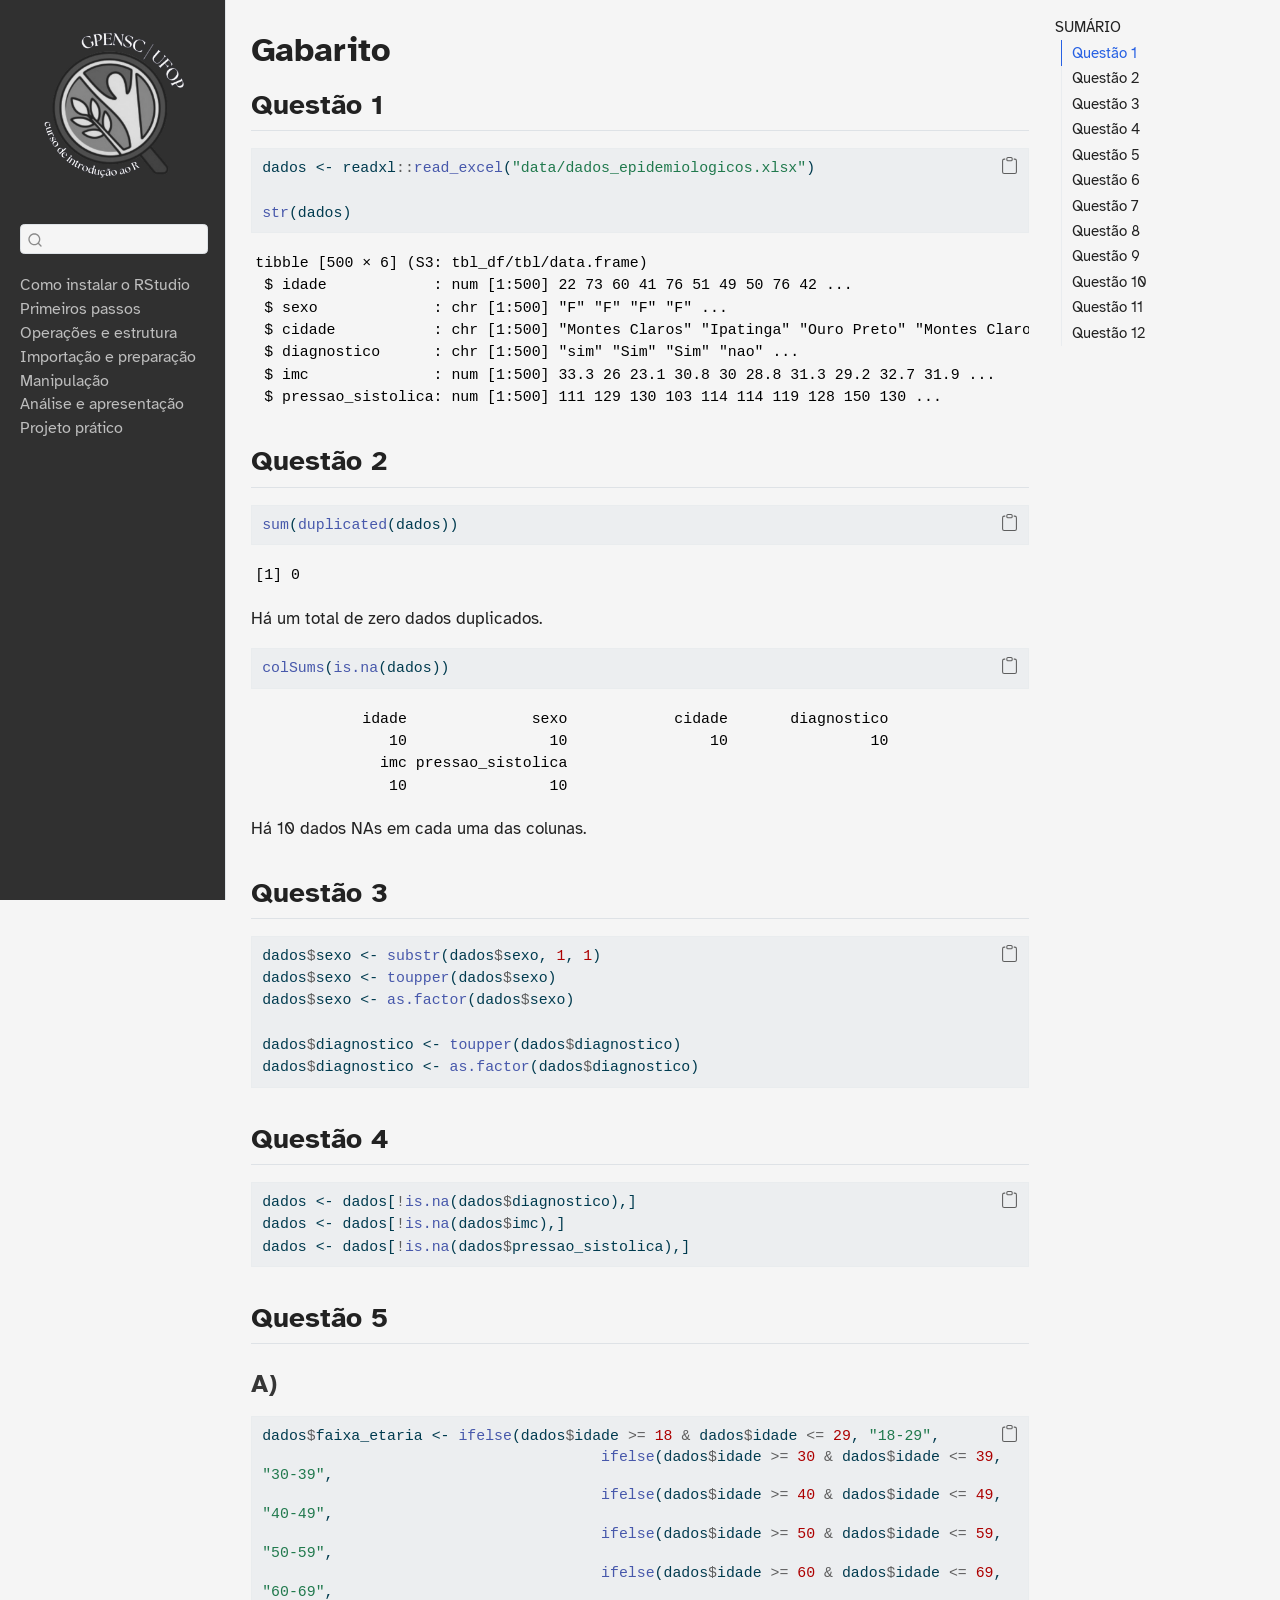
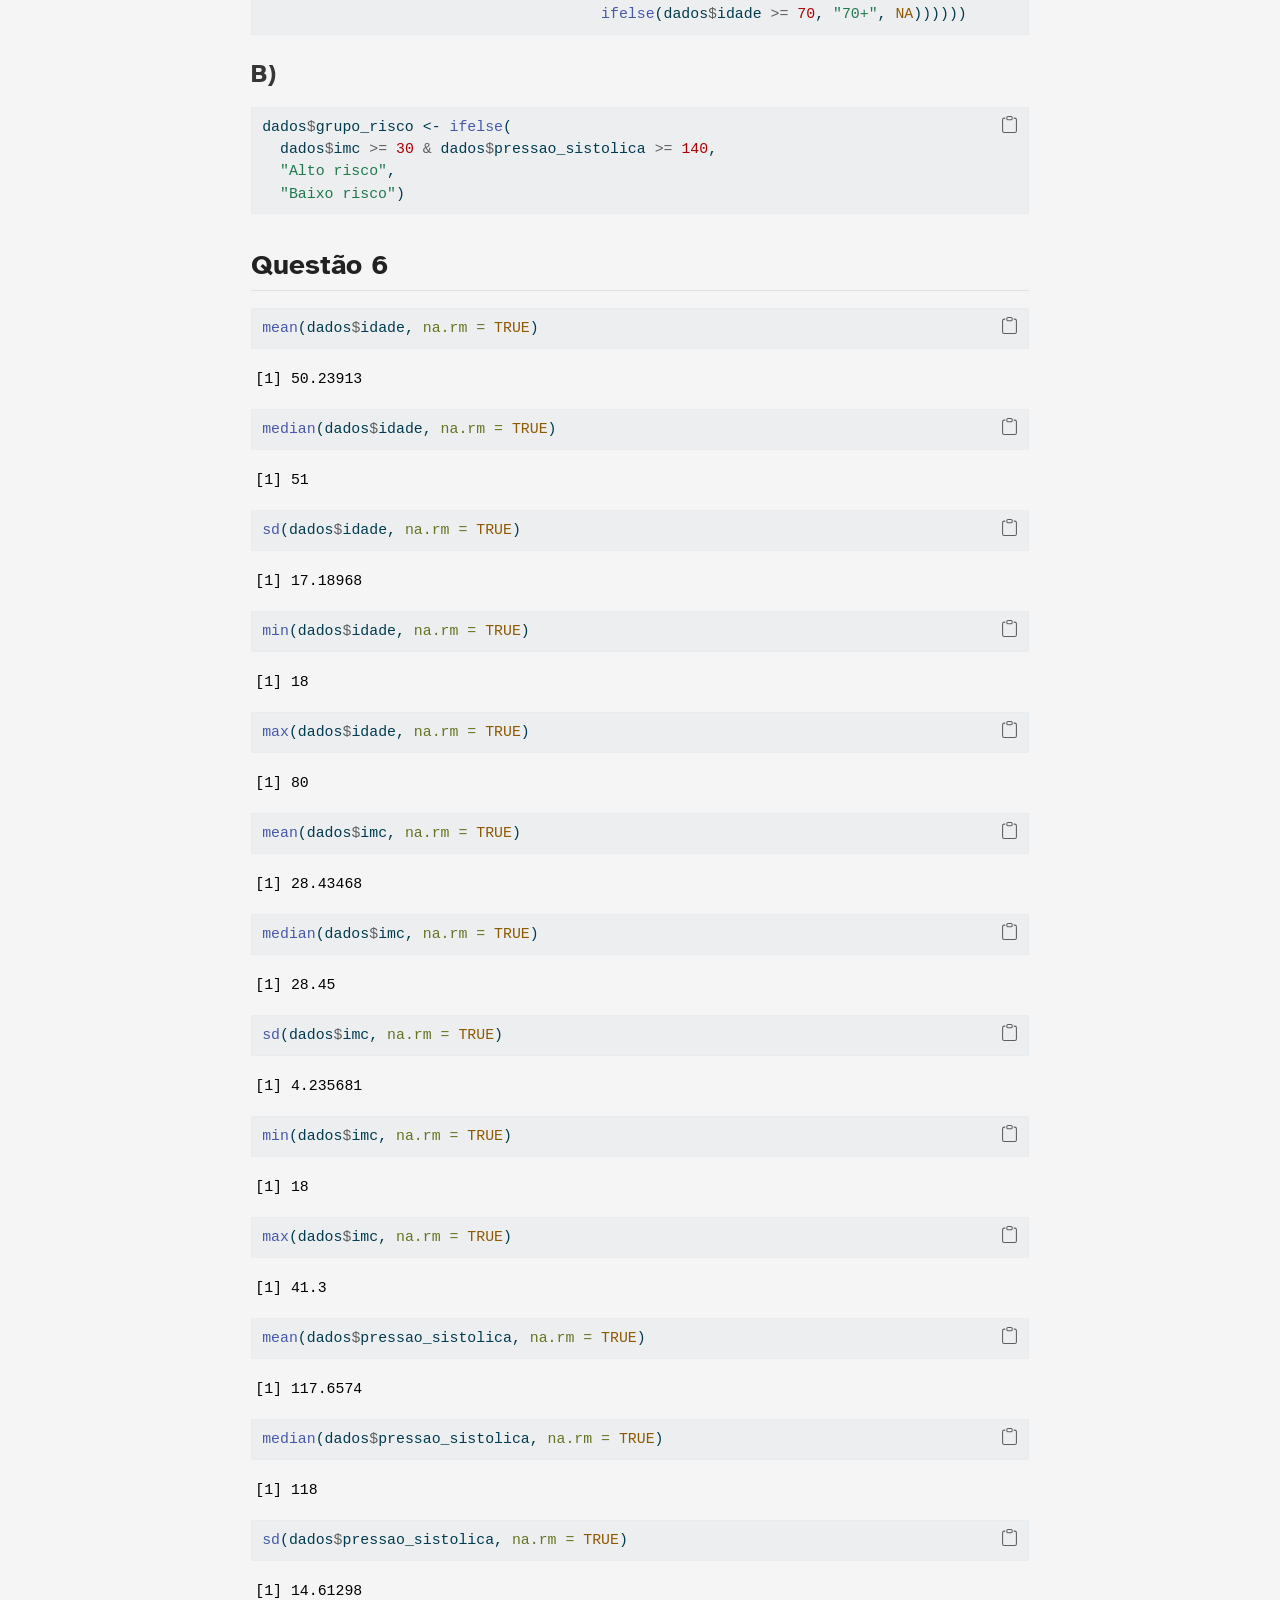
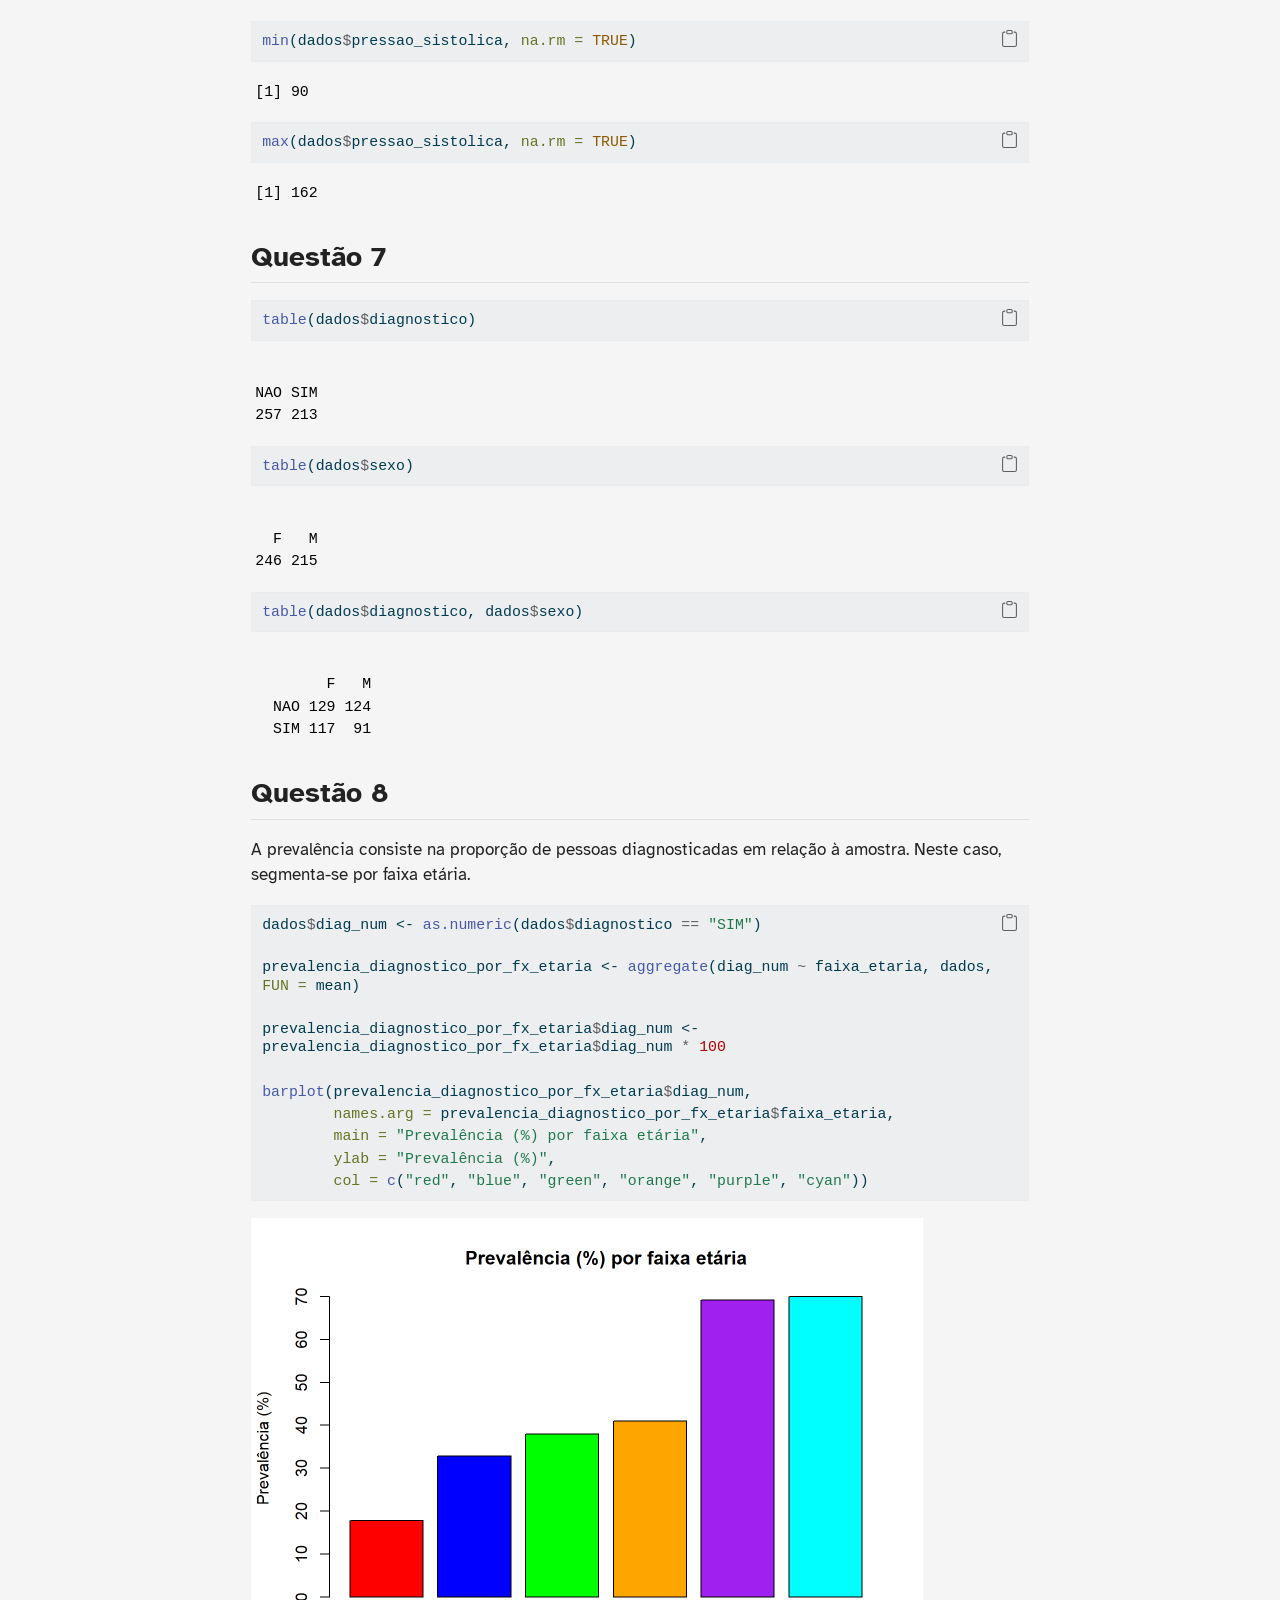
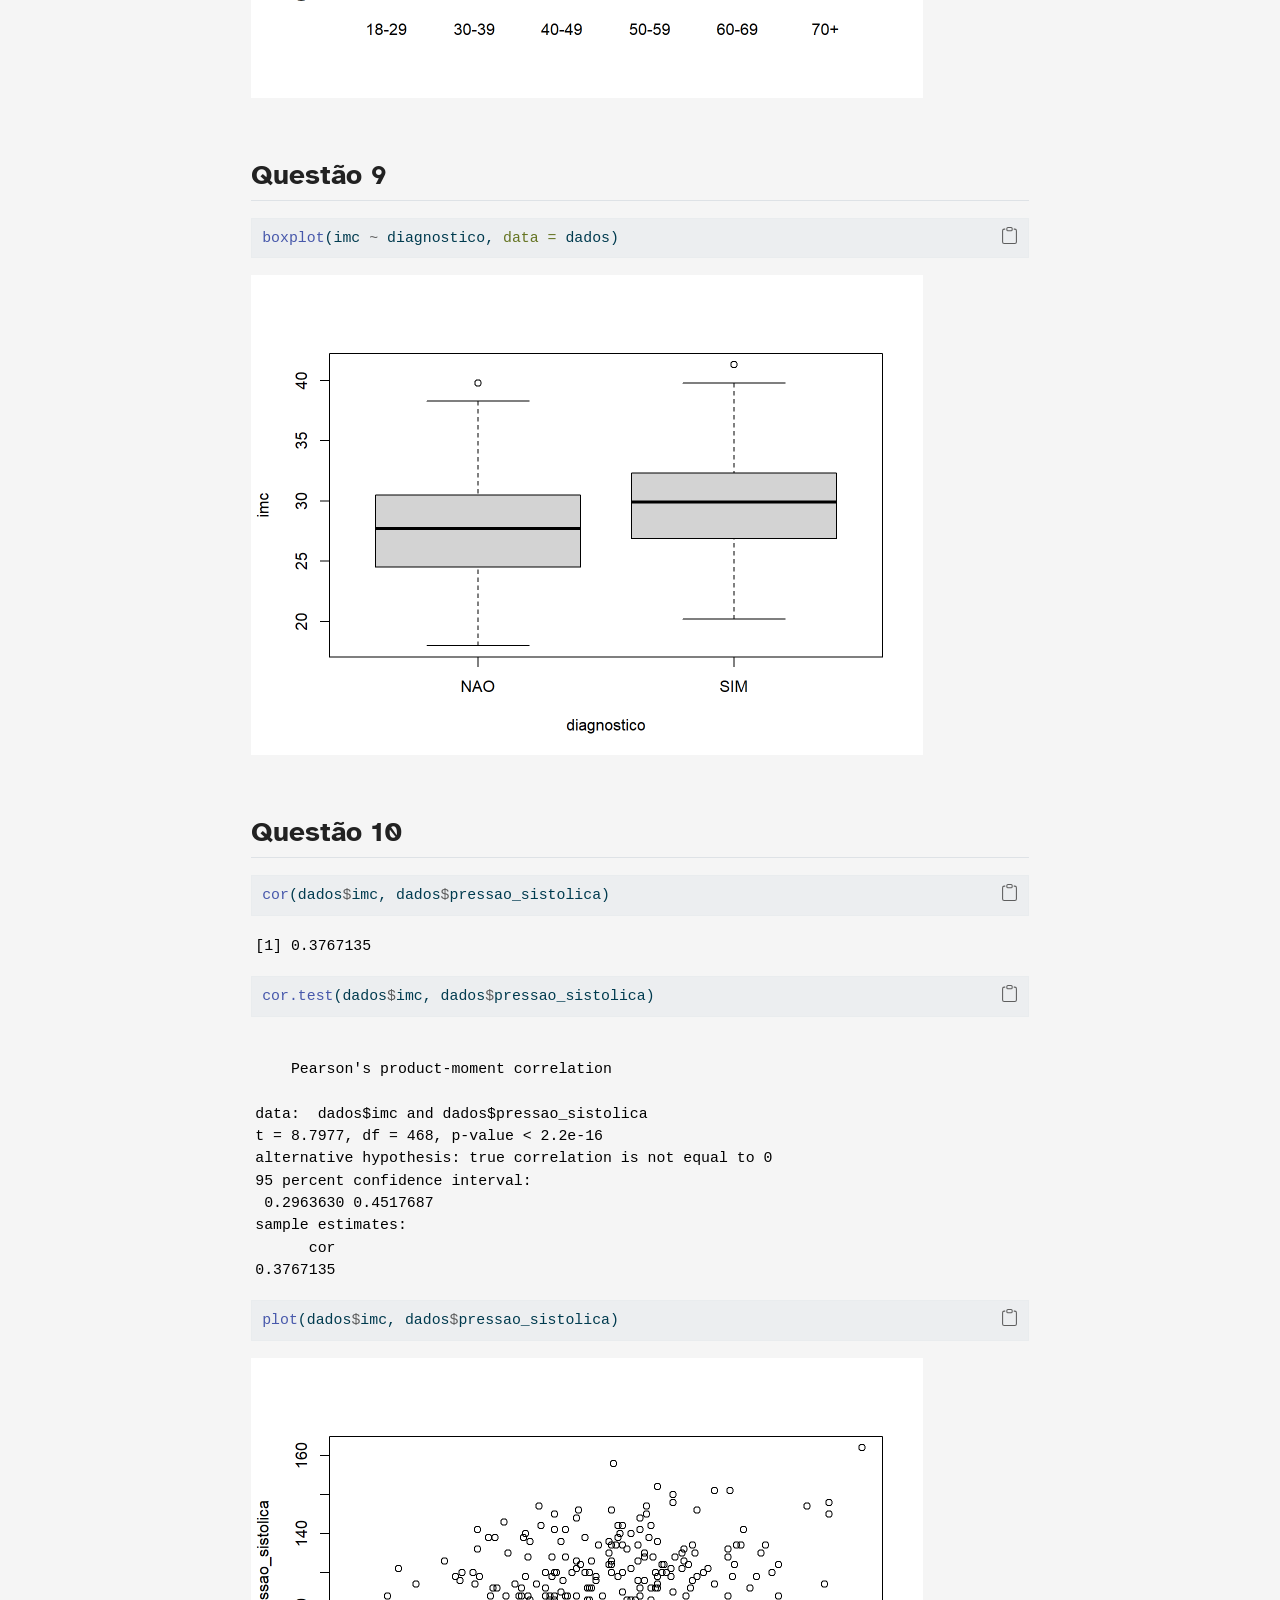
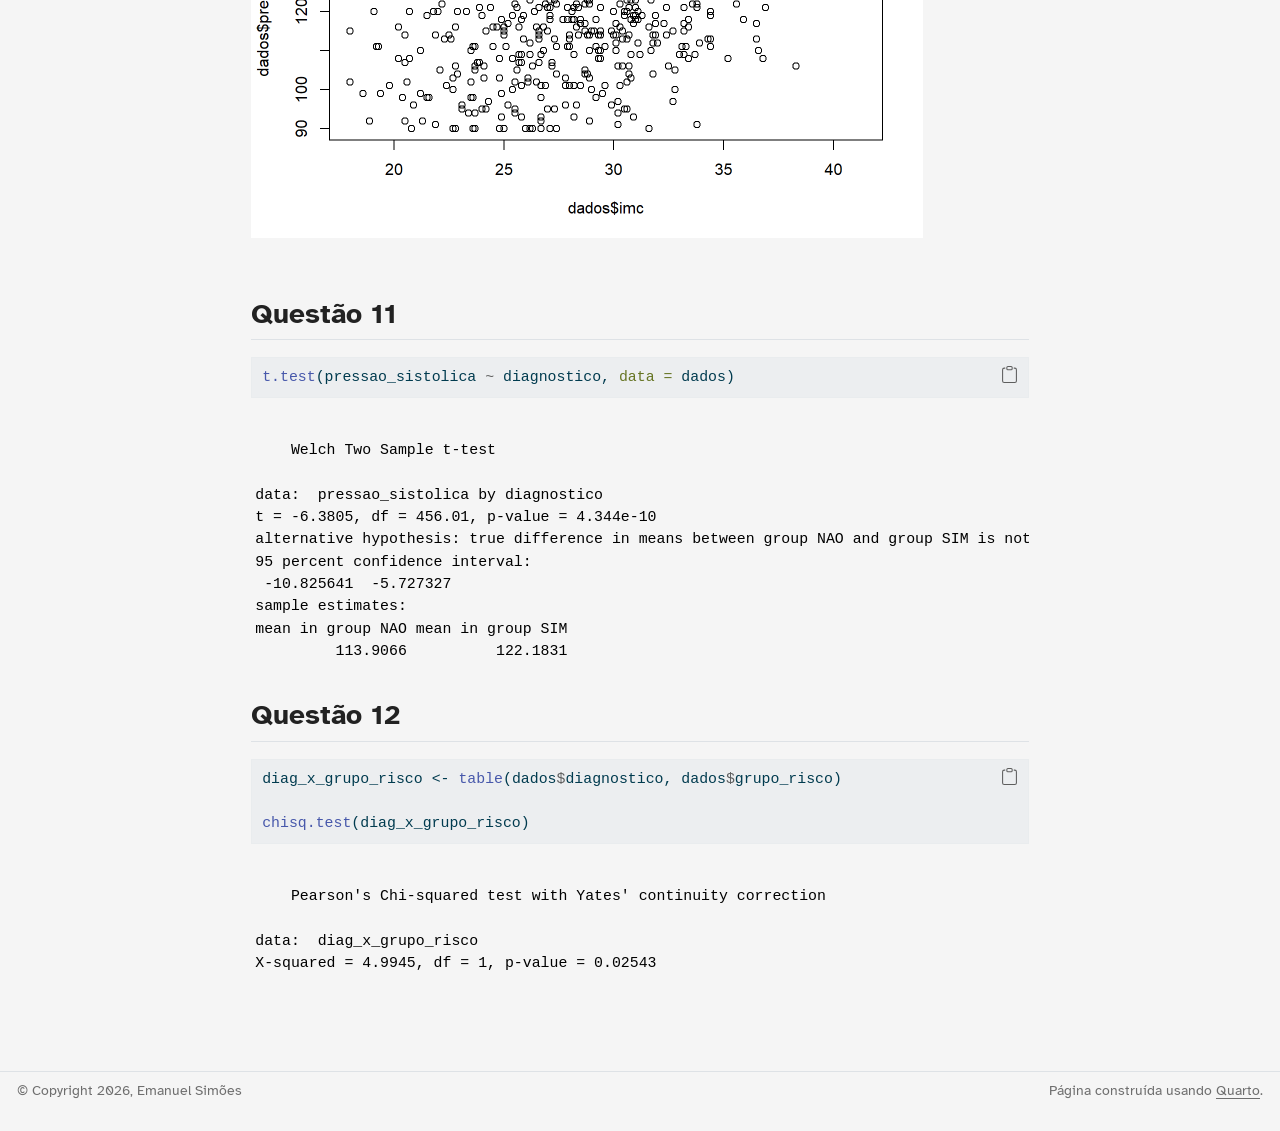
<file: docs/gabarito.html>
<!DOCTYPE html>
<html xmlns="http://www.w3.org/1999/xhtml" lang="pt-BR" xml:lang="pt-BR"><head>

<meta charset="utf-8">
<meta name="generator" content="quarto-1.9.37">

<meta name="viewport" content="width=device-width, initial-scale=1.0, user-scalable=yes">


<title>Gabarito – GPENSC | UFOP</title>
<style>
/* Default styles provided by pandoc.
** See https://pandoc.org/MANUAL.html#variables-for-html for config info.
*/
code{white-space: pre-wrap;}
span.smallcaps{font-variant: small-caps;}
div.columns{display: flex; gap: min(4vw, 1.5em);}
div.column{flex: auto; overflow-x: auto;}
div.hanging-indent{margin-left: 1.5em; text-indent: -1.5em;}
ul.task-list{list-style: none;}
ul.task-list li input[type="checkbox"] {
  width: 0.8em;
  margin: 0 0.8em 0.2em -1em; /* quarto-specific, see https://github.com/quarto-dev/quarto-cli/issues/4556 */ 
  vertical-align: middle;
}
/* CSS for syntax highlighting */
html { -webkit-text-size-adjust: 100%; }
pre > code.sourceCode { white-space: pre; position: relative; }
pre > code.sourceCode > span { display: inline-block; line-height: 1.25; }
pre > code.sourceCode > span:empty { height: 1.2em; }
.sourceCode { overflow: visible; }
code.sourceCode > span { color: inherit; text-decoration: inherit; }
div.sourceCode { margin: 1em 0; }
pre.sourceCode { margin: 0; }
@media screen {
div.sourceCode { overflow: auto; }
}
@media print {
pre > code.sourceCode { white-space: pre-wrap; }
pre > code.sourceCode > span { text-indent: -5em; padding-left: 5em; }
}
pre.numberSource code
  { counter-reset: source-line 0; }
pre.numberSource code > span
  { position: relative; left: -4em; counter-increment: source-line; }
pre.numberSource code > span > a:first-child::before
  { content: counter(source-line);
    position: relative; left: -1em; text-align: right; vertical-align: baseline;
    border: none; display: inline-block;
    -webkit-touch-callout: none; -webkit-user-select: none;
    -khtml-user-select: none; -moz-user-select: none;
    -ms-user-select: none; user-select: none;
    padding: 0 4px; width: 4em;
  }
pre.numberSource { margin-left: 3em;  padding-left: 4px; }
div.sourceCode
  {   }
@media screen {
pre > code.sourceCode > span > a:first-child::before { text-decoration: underline; }
}
</style>


<script src="site_libs/quarto-nav/quarto-nav.js"></script>
<script src="site_libs/clipboard/clipboard.min.js"></script>
<script src="site_libs/quarto-search/autocomplete.umd.js"></script>
<script src="site_libs/quarto-search/fuse.min.js"></script>
<script src="site_libs/quarto-search/quarto-search.js"></script>
<meta name="quarto:offset" content="./">
<link href="./images/logo2.png" rel="icon" type="image/png">
<script src="site_libs/quarto-html/quarto.js" type="module"></script>
<script src="site_libs/quarto-html/tabsets/tabsets.js" type="module"></script>
<script src="site_libs/quarto-html/popper.min.js"></script>
<script src="site_libs/quarto-html/tippy.umd.min.js"></script>
<script src="site_libs/quarto-html/anchor.min.js"></script>
<link href="site_libs/quarto-html/tippy.css" rel="stylesheet">
<link href="site_libs/quarto-html/quarto-syntax-highlighting-7f8f88aac4f3542376d5c11b86a4c14d.css" rel="stylesheet" id="quarto-text-highlighting-styles">
<script src="site_libs/bootstrap/bootstrap.min.js"></script>
<link href="site_libs/bootstrap/bootstrap-icons.css" rel="stylesheet">
<link href="site_libs/bootstrap/bootstrap-d4edce2fe595ef9b535bb5642147f9f0.min.css" rel="stylesheet" append-hash="true" id="quarto-bootstrap" data-mode="light">
<script id="quarto-search-options" type="application/json">{
  "location": "sidebar",
  "copy-button": false,
  "collapse-after": 3,
  "panel-placement": "start",
  "type": "textbox",
  "limit": 50,
  "keyboard-shortcut": [
    "f",
    "/",
    "s"
  ],
  "show-item-context": false,
  "language": {
    "search-no-results-text": "Nenhum resultado",
    "search-matching-documents-text": "documentos correspondentes",
    "search-copy-link-title": "Copiar link para a busca",
    "search-hide-matches-text": "Esconder correspondências adicionais",
    "search-more-match-text": "mais correspondência neste documento",
    "search-more-matches-text": "mais correspondências neste documento",
    "search-clear-button-title": "Limpar",
    "search-text-placeholder": "",
    "search-detached-cancel-button-title": "Cancelar",
    "search-submit-button-title": "Enviar",
    "search-label": "Procurar"
  }
}</script>


<meta property="og:title" content="Gabarito – GPENSC | UFOP">
<meta property="og:description" content="">
<meta property="og:image" content="gabarito_files/figure-html/unnamed-chunk-10-1.png">
<meta property="og:site_name" content="GPENSC | UFOP">
</head>

<body class="nav-sidebar docked quarto-light">

<div id="quarto-search-results"></div>
  <header id="quarto-header" class="headroom fixed-top">
  <nav class="quarto-secondary-nav">
    <div class="container-fluid d-flex">
      <button type="button" class="quarto-btn-toggle btn" data-bs-toggle="collapse" role="button" data-bs-target=".quarto-sidebar-collapse-item" aria-controls="quarto-sidebar" aria-expanded="false" aria-label="Alternar barra lateral" onclick="if (window.quartoToggleHeadroom) { window.quartoToggleHeadroom(); }">
        <i class="bi bi-layout-text-sidebar-reverse"></i>
      </button>
        <nav class="quarto-page-breadcrumbs" aria-label="breadcrumb"><ol class="breadcrumb"><li class="breadcrumb-item">Gabarito</li></ol></nav>
        <a class="flex-grow-1" role="navigation" data-bs-toggle="collapse" data-bs-target=".quarto-sidebar-collapse-item" aria-controls="quarto-sidebar" aria-expanded="false" aria-label="Alternar barra lateral" onclick="if (window.quartoToggleHeadroom) { window.quartoToggleHeadroom(); }">      
        </a>
      <button type="button" class="btn quarto-search-button" aria-label="Procurar" onclick="window.quartoOpenSearch();">
        <i class="bi bi-search"></i>
      </button>
    </div>
  </nav>
</header>
<!-- content -->
<div id="quarto-content" class="quarto-container page-columns page-rows-contents page-layout-article">
<!-- sidebar -->
  <nav id="quarto-sidebar" class="sidebar collapse collapse-horizontal quarto-sidebar-collapse-item sidebar-navigation docked overflow-auto">
    <div class="pt-lg-2 mt-2 text-center sidebar-header">
      <a href="./index.html" class="sidebar-logo-link">
      <img src="./images/logo2.png" alt="" class="sidebar-logo light-content py-0 d-lg-inline d-none">
      <img src="./images/logo2.png" alt="" class="sidebar-logo dark-content py-0 d-lg-inline d-none">
      </a>
      </div>
        <div class="mt-2 flex-shrink-0 align-items-center">
        <div class="sidebar-search">
        <div id="quarto-search" class="" title="Procurar"></div>
        </div>
        </div>
    <div class="sidebar-menu-container"> 
    <ul class="list-unstyled mt-1">
        <li class="sidebar-item">
  <div class="sidebar-item-container"> 
  <a href="./0.html" class="sidebar-item-text sidebar-link">
 <span class="menu-text">Como instalar o RStudio</span></a>
  </div>
</li>
        <li class="sidebar-item">
  <div class="sidebar-item-container"> 
  <a href="./1.html" class="sidebar-item-text sidebar-link">
 <span class="menu-text">Primeiros passos</span></a>
  </div>
</li>
        <li class="sidebar-item">
  <div class="sidebar-item-container"> 
  <a href="./2.html" class="sidebar-item-text sidebar-link">
 <span class="menu-text">Operações e estrutura</span></a>
  </div>
</li>
        <li class="sidebar-item">
  <div class="sidebar-item-container"> 
  <a href="./3.html" class="sidebar-item-text sidebar-link">
 <span class="menu-text">Importação e preparação</span></a>
  </div>
</li>
        <li class="sidebar-item">
  <div class="sidebar-item-container"> 
  <a href="./4.html" class="sidebar-item-text sidebar-link">
 <span class="menu-text">Manipulação</span></a>
  </div>
</li>
        <li class="sidebar-item">
  <div class="sidebar-item-container"> 
  <a href="./5.html" class="sidebar-item-text sidebar-link">
 <span class="menu-text">Análise e apresentação</span></a>
  </div>
</li>
        <li class="sidebar-item">
  <div class="sidebar-item-container"> 
  <a href="./projeto-pratico.html" class="sidebar-item-text sidebar-link">
 <span class="menu-text">Projeto prático</span></a>
  </div>
</li>
    </ul>
    </div>
</nav>
<div id="quarto-sidebar-glass" class="quarto-sidebar-collapse-item" data-bs-toggle="collapse" data-bs-target=".quarto-sidebar-collapse-item"></div>
<!-- margin-sidebar -->
    <div id="quarto-margin-sidebar" class="sidebar margin-sidebar">
        <nav id="TOC" role="doc-toc" class="toc-active">
    <h2 id="toc-title">SUMÁRIO</h2>
   
  <ul>
  <li><a href="#questão-1" id="toc-questão-1" class="nav-link active" data-scroll-target="#questão-1">Questão 1</a></li>
  <li><a href="#questão-2" id="toc-questão-2" class="nav-link" data-scroll-target="#questão-2">Questão 2</a></li>
  <li><a href="#questão-3" id="toc-questão-3" class="nav-link" data-scroll-target="#questão-3">Questão 3</a></li>
  <li><a href="#questão-4" id="toc-questão-4" class="nav-link" data-scroll-target="#questão-4">Questão 4</a></li>
  <li><a href="#questão-5" id="toc-questão-5" class="nav-link" data-scroll-target="#questão-5">Questão 5</a>
  <ul class="collapse">
  <li><a href="#a" id="toc-a" class="nav-link" data-scroll-target="#a">A)</a></li>
  <li><a href="#b" id="toc-b" class="nav-link" data-scroll-target="#b">B)</a></li>
  </ul></li>
  <li><a href="#questão-6" id="toc-questão-6" class="nav-link" data-scroll-target="#questão-6">Questão 6</a></li>
  <li><a href="#questão-7" id="toc-questão-7" class="nav-link" data-scroll-target="#questão-7">Questão 7</a></li>
  <li><a href="#questão-8" id="toc-questão-8" class="nav-link" data-scroll-target="#questão-8">Questão 8</a></li>
  <li><a href="#questão-9" id="toc-questão-9" class="nav-link" data-scroll-target="#questão-9">Questão 9</a></li>
  <li><a href="#questão-10" id="toc-questão-10" class="nav-link" data-scroll-target="#questão-10">Questão 10</a></li>
  <li><a href="#questão-11" id="toc-questão-11" class="nav-link" data-scroll-target="#questão-11">Questão 11</a></li>
  <li><a href="#questão-12" id="toc-questão-12" class="nav-link" data-scroll-target="#questão-12">Questão 12</a></li>
  </ul>
</nav>
    </div>
<!-- main -->
<main class="content" id="quarto-document-content">

<header id="title-block-header" class="quarto-title-block default">
<div class="quarto-title">
<h1 class="title">Gabarito</h1>
</div>



<div class="quarto-title-meta">

    
  
    
  </div>
  


</header>


<section id="questão-1" class="level2">
<h2 class="anchored" data-anchor-id="questão-1">Questão 1</h2>
<div class="cell">
<div class="code-copy-outer-scaffold"><div class="sourceCode cell-code" id="cb1"><pre class="sourceCode r code-with-copy"><code class="sourceCode r"><span id="cb1-1"><a href="#cb1-1" aria-hidden="true" tabindex="-1"></a>dados <span class="ot">&lt;-</span> readxl<span class="sc">::</span><span class="fu">read_excel</span>(<span class="st">"data/dados_epidemiologicos.xlsx"</span>)</span>
<span id="cb1-2"><a href="#cb1-2" aria-hidden="true" tabindex="-1"></a></span>
<span id="cb1-3"><a href="#cb1-3" aria-hidden="true" tabindex="-1"></a><span class="fu">str</span>(dados)</span></code></pre></div><button title="Copiar para a área de transferência" class="code-copy-button"><i class="bi"></i></button></div>
<div class="cell-output cell-output-stdout">
<pre><code>tibble [500 × 6] (S3: tbl_df/tbl/data.frame)
 $ idade            : num [1:500] 22 73 60 41 76 51 49 50 76 42 ...
 $ sexo             : chr [1:500] "F" "F" "F" "F" ...
 $ cidade           : chr [1:500] "Montes Claros" "Ipatinga" "Ouro Preto" "Montes Claros" ...
 $ diagnostico      : chr [1:500] "sim" "Sim" "Sim" "nao" ...
 $ imc              : num [1:500] 33.3 26 23.1 30.8 30 28.8 31.3 29.2 32.7 31.9 ...
 $ pressao_sistolica: num [1:500] 111 129 130 103 114 114 119 128 150 130 ...</code></pre>
</div>
</div>
</section>
<section id="questão-2" class="level2">
<h2 class="anchored" data-anchor-id="questão-2">Questão 2</h2>
<div class="cell">
<div class="code-copy-outer-scaffold"><div class="sourceCode cell-code" id="cb3"><pre class="sourceCode r code-with-copy"><code class="sourceCode r"><span id="cb3-1"><a href="#cb3-1" aria-hidden="true" tabindex="-1"></a><span class="fu">sum</span>(<span class="fu">duplicated</span>(dados))</span></code></pre></div><button title="Copiar para a área de transferência" class="code-copy-button"><i class="bi"></i></button></div>
<div class="cell-output cell-output-stdout">
<pre><code>[1] 0</code></pre>
</div>
</div>
<p>Há um total de zero dados duplicados.</p>
<div class="cell">
<div class="code-copy-outer-scaffold"><div class="sourceCode cell-code" id="cb5"><pre class="sourceCode r code-with-copy"><code class="sourceCode r"><span id="cb5-1"><a href="#cb5-1" aria-hidden="true" tabindex="-1"></a><span class="fu">colSums</span>(<span class="fu">is.na</span>(dados))</span></code></pre></div><button title="Copiar para a área de transferência" class="code-copy-button"><i class="bi"></i></button></div>
<div class="cell-output cell-output-stdout">
<pre><code>            idade              sexo            cidade       diagnostico 
               10                10                10                10 
              imc pressao_sistolica 
               10                10 </code></pre>
</div>
</div>
<p>Há 10 dados NAs em cada uma das colunas.</p>
</section>
<section id="questão-3" class="level2">
<h2 class="anchored" data-anchor-id="questão-3">Questão 3</h2>
<div class="cell">
<div class="code-copy-outer-scaffold"><div class="sourceCode cell-code" id="cb7"><pre class="sourceCode r code-with-copy"><code class="sourceCode r"><span id="cb7-1"><a href="#cb7-1" aria-hidden="true" tabindex="-1"></a>dados<span class="sc">$</span>sexo <span class="ot">&lt;-</span> <span class="fu">substr</span>(dados<span class="sc">$</span>sexo, <span class="dv">1</span>, <span class="dv">1</span>)</span>
<span id="cb7-2"><a href="#cb7-2" aria-hidden="true" tabindex="-1"></a>dados<span class="sc">$</span>sexo <span class="ot">&lt;-</span> <span class="fu">toupper</span>(dados<span class="sc">$</span>sexo)</span>
<span id="cb7-3"><a href="#cb7-3" aria-hidden="true" tabindex="-1"></a>dados<span class="sc">$</span>sexo <span class="ot">&lt;-</span> <span class="fu">as.factor</span>(dados<span class="sc">$</span>sexo)</span>
<span id="cb7-4"><a href="#cb7-4" aria-hidden="true" tabindex="-1"></a></span>
<span id="cb7-5"><a href="#cb7-5" aria-hidden="true" tabindex="-1"></a>dados<span class="sc">$</span>diagnostico <span class="ot">&lt;-</span> <span class="fu">toupper</span>(dados<span class="sc">$</span>diagnostico)</span>
<span id="cb7-6"><a href="#cb7-6" aria-hidden="true" tabindex="-1"></a>dados<span class="sc">$</span>diagnostico <span class="ot">&lt;-</span> <span class="fu">as.factor</span>(dados<span class="sc">$</span>diagnostico)</span></code></pre></div><button title="Copiar para a área de transferência" class="code-copy-button"><i class="bi"></i></button></div>
</div>
</section>
<section id="questão-4" class="level2">
<h2 class="anchored" data-anchor-id="questão-4">Questão 4</h2>
<div class="cell">
<div class="code-copy-outer-scaffold"><div class="sourceCode cell-code" id="cb8"><pre class="sourceCode r code-with-copy"><code class="sourceCode r"><span id="cb8-1"><a href="#cb8-1" aria-hidden="true" tabindex="-1"></a>dados <span class="ot">&lt;-</span> dados[<span class="sc">!</span><span class="fu">is.na</span>(dados<span class="sc">$</span>diagnostico),]</span>
<span id="cb8-2"><a href="#cb8-2" aria-hidden="true" tabindex="-1"></a>dados <span class="ot">&lt;-</span> dados[<span class="sc">!</span><span class="fu">is.na</span>(dados<span class="sc">$</span>imc),]</span>
<span id="cb8-3"><a href="#cb8-3" aria-hidden="true" tabindex="-1"></a>dados <span class="ot">&lt;-</span> dados[<span class="sc">!</span><span class="fu">is.na</span>(dados<span class="sc">$</span>pressao_sistolica),]</span></code></pre></div><button title="Copiar para a área de transferência" class="code-copy-button"><i class="bi"></i></button></div>
</div>
</section>
<section id="questão-5" class="level2">
<h2 class="anchored" data-anchor-id="questão-5">Questão 5</h2>
<section id="a" class="level3">
<h3 class="anchored" data-anchor-id="a">A)</h3>
<div class="cell">
<div class="code-copy-outer-scaffold"><div class="sourceCode cell-code" id="cb9"><pre class="sourceCode r code-with-copy"><code class="sourceCode r"><span id="cb9-1"><a href="#cb9-1" aria-hidden="true" tabindex="-1"></a>dados<span class="sc">$</span>faixa_etaria <span class="ot">&lt;-</span> <span class="fu">ifelse</span>(dados<span class="sc">$</span>idade <span class="sc">&gt;=</span> <span class="dv">18</span> <span class="sc">&amp;</span> dados<span class="sc">$</span>idade <span class="sc">&lt;=</span> <span class="dv">29</span>, <span class="st">"18-29"</span>,</span>
<span id="cb9-2"><a href="#cb9-2" aria-hidden="true" tabindex="-1"></a>                                      <span class="fu">ifelse</span>(dados<span class="sc">$</span>idade <span class="sc">&gt;=</span> <span class="dv">30</span> <span class="sc">&amp;</span> dados<span class="sc">$</span>idade <span class="sc">&lt;=</span> <span class="dv">39</span>, <span class="st">"30-39"</span>,</span>
<span id="cb9-3"><a href="#cb9-3" aria-hidden="true" tabindex="-1"></a>                                      <span class="fu">ifelse</span>(dados<span class="sc">$</span>idade <span class="sc">&gt;=</span> <span class="dv">40</span> <span class="sc">&amp;</span> dados<span class="sc">$</span>idade <span class="sc">&lt;=</span> <span class="dv">49</span>, <span class="st">"40-49"</span>,</span>
<span id="cb9-4"><a href="#cb9-4" aria-hidden="true" tabindex="-1"></a>                                      <span class="fu">ifelse</span>(dados<span class="sc">$</span>idade <span class="sc">&gt;=</span> <span class="dv">50</span> <span class="sc">&amp;</span> dados<span class="sc">$</span>idade <span class="sc">&lt;=</span> <span class="dv">59</span>, <span class="st">"50-59"</span>,</span>
<span id="cb9-5"><a href="#cb9-5" aria-hidden="true" tabindex="-1"></a>                                      <span class="fu">ifelse</span>(dados<span class="sc">$</span>idade <span class="sc">&gt;=</span> <span class="dv">60</span> <span class="sc">&amp;</span> dados<span class="sc">$</span>idade <span class="sc">&lt;=</span> <span class="dv">69</span>, <span class="st">"60-69"</span>,</span>
<span id="cb9-6"><a href="#cb9-6" aria-hidden="true" tabindex="-1"></a>                                      <span class="fu">ifelse</span>(dados<span class="sc">$</span>idade <span class="sc">&gt;=</span> <span class="dv">70</span>, <span class="st">"70+"</span>, <span class="cn">NA</span>))))))</span></code></pre></div><button title="Copiar para a área de transferência" class="code-copy-button"><i class="bi"></i></button></div>
</div>
</section>
<section id="b" class="level3">
<h3 class="anchored" data-anchor-id="b">B)</h3>
<div class="cell">
<div class="code-copy-outer-scaffold"><div class="sourceCode cell-code" id="cb10"><pre class="sourceCode r code-with-copy"><code class="sourceCode r"><span id="cb10-1"><a href="#cb10-1" aria-hidden="true" tabindex="-1"></a>dados<span class="sc">$</span>grupo_risco <span class="ot">&lt;-</span> <span class="fu">ifelse</span>(</span>
<span id="cb10-2"><a href="#cb10-2" aria-hidden="true" tabindex="-1"></a>  dados<span class="sc">$</span>imc <span class="sc">&gt;=</span> <span class="dv">30</span> <span class="sc">&amp;</span> dados<span class="sc">$</span>pressao_sistolica <span class="sc">&gt;=</span> <span class="dv">140</span>, </span>
<span id="cb10-3"><a href="#cb10-3" aria-hidden="true" tabindex="-1"></a>  <span class="st">"Alto risco"</span>, </span>
<span id="cb10-4"><a href="#cb10-4" aria-hidden="true" tabindex="-1"></a>  <span class="st">"Baixo risco"</span>)</span></code></pre></div><button title="Copiar para a área de transferência" class="code-copy-button"><i class="bi"></i></button></div>
</div>
</section>
</section>
<section id="questão-6" class="level2">
<h2 class="anchored" data-anchor-id="questão-6">Questão 6</h2>
<div class="cell">
<div class="code-copy-outer-scaffold"><div class="sourceCode cell-code" id="cb11"><pre class="sourceCode r code-with-copy"><code class="sourceCode r"><span id="cb11-1"><a href="#cb11-1" aria-hidden="true" tabindex="-1"></a><span class="fu">mean</span>(dados<span class="sc">$</span>idade, <span class="at">na.rm =</span> <span class="cn">TRUE</span>)</span></code></pre></div><button title="Copiar para a área de transferência" class="code-copy-button"><i class="bi"></i></button></div>
<div class="cell-output cell-output-stdout">
<pre><code>[1] 50.23913</code></pre>
</div>
<div class="code-copy-outer-scaffold"><div class="sourceCode cell-code" id="cb13"><pre class="sourceCode r code-with-copy"><code class="sourceCode r"><span id="cb13-1"><a href="#cb13-1" aria-hidden="true" tabindex="-1"></a><span class="fu">median</span>(dados<span class="sc">$</span>idade, <span class="at">na.rm =</span> <span class="cn">TRUE</span>)</span></code></pre></div><button title="Copiar para a área de transferência" class="code-copy-button"><i class="bi"></i></button></div>
<div class="cell-output cell-output-stdout">
<pre><code>[1] 51</code></pre>
</div>
<div class="code-copy-outer-scaffold"><div class="sourceCode cell-code" id="cb15"><pre class="sourceCode r code-with-copy"><code class="sourceCode r"><span id="cb15-1"><a href="#cb15-1" aria-hidden="true" tabindex="-1"></a><span class="fu">sd</span>(dados<span class="sc">$</span>idade, <span class="at">na.rm =</span> <span class="cn">TRUE</span>)</span></code></pre></div><button title="Copiar para a área de transferência" class="code-copy-button"><i class="bi"></i></button></div>
<div class="cell-output cell-output-stdout">
<pre><code>[1] 17.18968</code></pre>
</div>
<div class="code-copy-outer-scaffold"><div class="sourceCode cell-code" id="cb17"><pre class="sourceCode r code-with-copy"><code class="sourceCode r"><span id="cb17-1"><a href="#cb17-1" aria-hidden="true" tabindex="-1"></a><span class="fu">min</span>(dados<span class="sc">$</span>idade, <span class="at">na.rm =</span> <span class="cn">TRUE</span>)</span></code></pre></div><button title="Copiar para a área de transferência" class="code-copy-button"><i class="bi"></i></button></div>
<div class="cell-output cell-output-stdout">
<pre><code>[1] 18</code></pre>
</div>
<div class="code-copy-outer-scaffold"><div class="sourceCode cell-code" id="cb19"><pre class="sourceCode r code-with-copy"><code class="sourceCode r"><span id="cb19-1"><a href="#cb19-1" aria-hidden="true" tabindex="-1"></a><span class="fu">max</span>(dados<span class="sc">$</span>idade, <span class="at">na.rm =</span> <span class="cn">TRUE</span>)</span></code></pre></div><button title="Copiar para a área de transferência" class="code-copy-button"><i class="bi"></i></button></div>
<div class="cell-output cell-output-stdout">
<pre><code>[1] 80</code></pre>
</div>
<div class="code-copy-outer-scaffold"><div class="sourceCode cell-code" id="cb21"><pre class="sourceCode r code-with-copy"><code class="sourceCode r"><span id="cb21-1"><a href="#cb21-1" aria-hidden="true" tabindex="-1"></a><span class="fu">mean</span>(dados<span class="sc">$</span>imc, <span class="at">na.rm =</span> <span class="cn">TRUE</span>)</span></code></pre></div><button title="Copiar para a área de transferência" class="code-copy-button"><i class="bi"></i></button></div>
<div class="cell-output cell-output-stdout">
<pre><code>[1] 28.43468</code></pre>
</div>
<div class="code-copy-outer-scaffold"><div class="sourceCode cell-code" id="cb23"><pre class="sourceCode r code-with-copy"><code class="sourceCode r"><span id="cb23-1"><a href="#cb23-1" aria-hidden="true" tabindex="-1"></a><span class="fu">median</span>(dados<span class="sc">$</span>imc, <span class="at">na.rm =</span> <span class="cn">TRUE</span>)</span></code></pre></div><button title="Copiar para a área de transferência" class="code-copy-button"><i class="bi"></i></button></div>
<div class="cell-output cell-output-stdout">
<pre><code>[1] 28.45</code></pre>
</div>
<div class="code-copy-outer-scaffold"><div class="sourceCode cell-code" id="cb25"><pre class="sourceCode r code-with-copy"><code class="sourceCode r"><span id="cb25-1"><a href="#cb25-1" aria-hidden="true" tabindex="-1"></a><span class="fu">sd</span>(dados<span class="sc">$</span>imc, <span class="at">na.rm =</span> <span class="cn">TRUE</span>)</span></code></pre></div><button title="Copiar para a área de transferência" class="code-copy-button"><i class="bi"></i></button></div>
<div class="cell-output cell-output-stdout">
<pre><code>[1] 4.235681</code></pre>
</div>
<div class="code-copy-outer-scaffold"><div class="sourceCode cell-code" id="cb27"><pre class="sourceCode r code-with-copy"><code class="sourceCode r"><span id="cb27-1"><a href="#cb27-1" aria-hidden="true" tabindex="-1"></a><span class="fu">min</span>(dados<span class="sc">$</span>imc, <span class="at">na.rm =</span> <span class="cn">TRUE</span>)</span></code></pre></div><button title="Copiar para a área de transferência" class="code-copy-button"><i class="bi"></i></button></div>
<div class="cell-output cell-output-stdout">
<pre><code>[1] 18</code></pre>
</div>
<div class="code-copy-outer-scaffold"><div class="sourceCode cell-code" id="cb29"><pre class="sourceCode r code-with-copy"><code class="sourceCode r"><span id="cb29-1"><a href="#cb29-1" aria-hidden="true" tabindex="-1"></a><span class="fu">max</span>(dados<span class="sc">$</span>imc, <span class="at">na.rm =</span> <span class="cn">TRUE</span>)</span></code></pre></div><button title="Copiar para a área de transferência" class="code-copy-button"><i class="bi"></i></button></div>
<div class="cell-output cell-output-stdout">
<pre><code>[1] 41.3</code></pre>
</div>
<div class="code-copy-outer-scaffold"><div class="sourceCode cell-code" id="cb31"><pre class="sourceCode r code-with-copy"><code class="sourceCode r"><span id="cb31-1"><a href="#cb31-1" aria-hidden="true" tabindex="-1"></a><span class="fu">mean</span>(dados<span class="sc">$</span>pressao_sistolica, <span class="at">na.rm =</span> <span class="cn">TRUE</span>)</span></code></pre></div><button title="Copiar para a área de transferência" class="code-copy-button"><i class="bi"></i></button></div>
<div class="cell-output cell-output-stdout">
<pre><code>[1] 117.6574</code></pre>
</div>
<div class="code-copy-outer-scaffold"><div class="sourceCode cell-code" id="cb33"><pre class="sourceCode r code-with-copy"><code class="sourceCode r"><span id="cb33-1"><a href="#cb33-1" aria-hidden="true" tabindex="-1"></a><span class="fu">median</span>(dados<span class="sc">$</span>pressao_sistolica, <span class="at">na.rm =</span> <span class="cn">TRUE</span>)</span></code></pre></div><button title="Copiar para a área de transferência" class="code-copy-button"><i class="bi"></i></button></div>
<div class="cell-output cell-output-stdout">
<pre><code>[1] 118</code></pre>
</div>
<div class="code-copy-outer-scaffold"><div class="sourceCode cell-code" id="cb35"><pre class="sourceCode r code-with-copy"><code class="sourceCode r"><span id="cb35-1"><a href="#cb35-1" aria-hidden="true" tabindex="-1"></a><span class="fu">sd</span>(dados<span class="sc">$</span>pressao_sistolica, <span class="at">na.rm =</span> <span class="cn">TRUE</span>)</span></code></pre></div><button title="Copiar para a área de transferência" class="code-copy-button"><i class="bi"></i></button></div>
<div class="cell-output cell-output-stdout">
<pre><code>[1] 14.61298</code></pre>
</div>
<div class="code-copy-outer-scaffold"><div class="sourceCode cell-code" id="cb37"><pre class="sourceCode r code-with-copy"><code class="sourceCode r"><span id="cb37-1"><a href="#cb37-1" aria-hidden="true" tabindex="-1"></a><span class="fu">min</span>(dados<span class="sc">$</span>pressao_sistolica, <span class="at">na.rm =</span> <span class="cn">TRUE</span>)</span></code></pre></div><button title="Copiar para a área de transferência" class="code-copy-button"><i class="bi"></i></button></div>
<div class="cell-output cell-output-stdout">
<pre><code>[1] 90</code></pre>
</div>
<div class="code-copy-outer-scaffold"><div class="sourceCode cell-code" id="cb39"><pre class="sourceCode r code-with-copy"><code class="sourceCode r"><span id="cb39-1"><a href="#cb39-1" aria-hidden="true" tabindex="-1"></a><span class="fu">max</span>(dados<span class="sc">$</span>pressao_sistolica, <span class="at">na.rm =</span> <span class="cn">TRUE</span>)</span></code></pre></div><button title="Copiar para a área de transferência" class="code-copy-button"><i class="bi"></i></button></div>
<div class="cell-output cell-output-stdout">
<pre><code>[1] 162</code></pre>
</div>
</div>
</section>
<section id="questão-7" class="level2">
<h2 class="anchored" data-anchor-id="questão-7">Questão 7</h2>
<div class="cell">
<div class="code-copy-outer-scaffold"><div class="sourceCode cell-code" id="cb41"><pre class="sourceCode r code-with-copy"><code class="sourceCode r"><span id="cb41-1"><a href="#cb41-1" aria-hidden="true" tabindex="-1"></a><span class="fu">table</span>(dados<span class="sc">$</span>diagnostico)</span></code></pre></div><button title="Copiar para a área de transferência" class="code-copy-button"><i class="bi"></i></button></div>
<div class="cell-output cell-output-stdout">
<pre><code>
NAO SIM 
257 213 </code></pre>
</div>
<div class="code-copy-outer-scaffold"><div class="sourceCode cell-code" id="cb43"><pre class="sourceCode r code-with-copy"><code class="sourceCode r"><span id="cb43-1"><a href="#cb43-1" aria-hidden="true" tabindex="-1"></a><span class="fu">table</span>(dados<span class="sc">$</span>sexo)</span></code></pre></div><button title="Copiar para a área de transferência" class="code-copy-button"><i class="bi"></i></button></div>
<div class="cell-output cell-output-stdout">
<pre><code>
  F   M 
246 215 </code></pre>
</div>
<div class="code-copy-outer-scaffold"><div class="sourceCode cell-code" id="cb45"><pre class="sourceCode r code-with-copy"><code class="sourceCode r"><span id="cb45-1"><a href="#cb45-1" aria-hidden="true" tabindex="-1"></a><span class="fu">table</span>(dados<span class="sc">$</span>diagnostico, dados<span class="sc">$</span>sexo)</span></code></pre></div><button title="Copiar para a área de transferência" class="code-copy-button"><i class="bi"></i></button></div>
<div class="cell-output cell-output-stdout">
<pre><code>     
        F   M
  NAO 129 124
  SIM 117  91</code></pre>
</div>
</div>
</section>
<section id="questão-8" class="level2">
<h2 class="anchored" data-anchor-id="questão-8">Questão 8</h2>
<p>A prevalência consiste na proporção de pessoas diagnosticadas em relação à amostra. Neste caso, segmenta-se por faixa etária.</p>
<div class="cell">
<div class="code-copy-outer-scaffold"><div class="sourceCode cell-code" id="cb47"><pre class="sourceCode r code-with-copy"><code class="sourceCode r"><span id="cb47-1"><a href="#cb47-1" aria-hidden="true" tabindex="-1"></a>dados<span class="sc">$</span>diag_num <span class="ot">&lt;-</span> <span class="fu">as.numeric</span>(dados<span class="sc">$</span>diagnostico <span class="sc">==</span> <span class="st">"SIM"</span>)</span>
<span id="cb47-2"><a href="#cb47-2" aria-hidden="true" tabindex="-1"></a></span>
<span id="cb47-3"><a href="#cb47-3" aria-hidden="true" tabindex="-1"></a>prevalencia_diagnostico_por_fx_etaria <span class="ot">&lt;-</span> <span class="fu">aggregate</span>(diag_num <span class="sc">~</span> faixa_etaria, dados, <span class="at">FUN =</span> mean)</span>
<span id="cb47-4"><a href="#cb47-4" aria-hidden="true" tabindex="-1"></a></span>
<span id="cb47-5"><a href="#cb47-5" aria-hidden="true" tabindex="-1"></a>prevalencia_diagnostico_por_fx_etaria<span class="sc">$</span>diag_num <span class="ot">&lt;-</span> prevalencia_diagnostico_por_fx_etaria<span class="sc">$</span>diag_num <span class="sc">*</span> <span class="dv">100</span></span>
<span id="cb47-6"><a href="#cb47-6" aria-hidden="true" tabindex="-1"></a></span>
<span id="cb47-7"><a href="#cb47-7" aria-hidden="true" tabindex="-1"></a><span class="fu">barplot</span>(prevalencia_diagnostico_por_fx_etaria<span class="sc">$</span>diag_num,</span>
<span id="cb47-8"><a href="#cb47-8" aria-hidden="true" tabindex="-1"></a>        <span class="at">names.arg =</span> prevalencia_diagnostico_por_fx_etaria<span class="sc">$</span>faixa_etaria,</span>
<span id="cb47-9"><a href="#cb47-9" aria-hidden="true" tabindex="-1"></a>        <span class="at">main =</span> <span class="st">"Prevalência (%) por faixa etária"</span>,</span>
<span id="cb47-10"><a href="#cb47-10" aria-hidden="true" tabindex="-1"></a>        <span class="at">ylab =</span> <span class="st">"Prevalência (%)"</span>,</span>
<span id="cb47-11"><a href="#cb47-11" aria-hidden="true" tabindex="-1"></a>        <span class="at">col =</span> <span class="fu">c</span>(<span class="st">"red"</span>, <span class="st">"blue"</span>, <span class="st">"green"</span>, <span class="st">"orange"</span>, <span class="st">"purple"</span>, <span class="st">"cyan"</span>))</span></code></pre></div><button title="Copiar para a área de transferência" class="code-copy-button"><i class="bi"></i></button></div>
<div class="cell-output-display">
<div>
<figure class="figure">
<p><img src="gabarito_files/figure-html/unnamed-chunk-10-1.png" class="img-fluid figure-img" width="672"></p>
</figure>
</div>
</div>
</div>
</section>
<section id="questão-9" class="level2">
<h2 class="anchored" data-anchor-id="questão-9">Questão 9</h2>
<div class="cell">
<div class="code-copy-outer-scaffold"><div class="sourceCode cell-code" id="cb48"><pre class="sourceCode r code-with-copy"><code class="sourceCode r"><span id="cb48-1"><a href="#cb48-1" aria-hidden="true" tabindex="-1"></a><span class="fu">boxplot</span>(imc <span class="sc">~</span> diagnostico, <span class="at">data =</span> dados)</span></code></pre></div><button title="Copiar para a área de transferência" class="code-copy-button"><i class="bi"></i></button></div>
<div class="cell-output-display">
<div>
<figure class="figure">
<p><img src="gabarito_files/figure-html/unnamed-chunk-11-1.png" class="img-fluid figure-img" width="672"></p>
</figure>
</div>
</div>
</div>
</section>
<section id="questão-10" class="level2">
<h2 class="anchored" data-anchor-id="questão-10">Questão 10</h2>
<div class="cell">
<div class="code-copy-outer-scaffold"><div class="sourceCode cell-code" id="cb49"><pre class="sourceCode r code-with-copy"><code class="sourceCode r"><span id="cb49-1"><a href="#cb49-1" aria-hidden="true" tabindex="-1"></a><span class="fu">cor</span>(dados<span class="sc">$</span>imc, dados<span class="sc">$</span>pressao_sistolica)</span></code></pre></div><button title="Copiar para a área de transferência" class="code-copy-button"><i class="bi"></i></button></div>
<div class="cell-output cell-output-stdout">
<pre><code>[1] 0.3767135</code></pre>
</div>
<div class="code-copy-outer-scaffold"><div class="sourceCode cell-code" id="cb51"><pre class="sourceCode r code-with-copy"><code class="sourceCode r"><span id="cb51-1"><a href="#cb51-1" aria-hidden="true" tabindex="-1"></a><span class="fu">cor.test</span>(dados<span class="sc">$</span>imc, dados<span class="sc">$</span>pressao_sistolica)</span></code></pre></div><button title="Copiar para a área de transferência" class="code-copy-button"><i class="bi"></i></button></div>
<div class="cell-output cell-output-stdout">
<pre><code>
    Pearson's product-moment correlation

data:  dados$imc and dados$pressao_sistolica
t = 8.7977, df = 468, p-value &lt; 2.2e-16
alternative hypothesis: true correlation is not equal to 0
95 percent confidence interval:
 0.2963630 0.4517687
sample estimates:
      cor 
0.3767135 </code></pre>
</div>
<div class="code-copy-outer-scaffold"><div class="sourceCode cell-code" id="cb53"><pre class="sourceCode r code-with-copy"><code class="sourceCode r"><span id="cb53-1"><a href="#cb53-1" aria-hidden="true" tabindex="-1"></a><span class="fu">plot</span>(dados<span class="sc">$</span>imc, dados<span class="sc">$</span>pressao_sistolica)</span></code></pre></div><button title="Copiar para a área de transferência" class="code-copy-button"><i class="bi"></i></button></div>
<div class="cell-output-display">
<div>
<figure class="figure">
<p><img src="gabarito_files/figure-html/unnamed-chunk-12-1.png" class="img-fluid figure-img" width="672"></p>
</figure>
</div>
</div>
</div>
</section>
<section id="questão-11" class="level2">
<h2 class="anchored" data-anchor-id="questão-11">Questão 11</h2>
<div class="cell">
<div class="code-copy-outer-scaffold"><div class="sourceCode cell-code" id="cb54"><pre class="sourceCode r code-with-copy"><code class="sourceCode r"><span id="cb54-1"><a href="#cb54-1" aria-hidden="true" tabindex="-1"></a><span class="fu">t.test</span>(pressao_sistolica <span class="sc">~</span> diagnostico, <span class="at">data =</span> dados)</span></code></pre></div><button title="Copiar para a área de transferência" class="code-copy-button"><i class="bi"></i></button></div>
<div class="cell-output cell-output-stdout">
<pre><code>
    Welch Two Sample t-test

data:  pressao_sistolica by diagnostico
t = -6.3805, df = 456.01, p-value = 4.344e-10
alternative hypothesis: true difference in means between group NAO and group SIM is not equal to 0
95 percent confidence interval:
 -10.825641  -5.727327
sample estimates:
mean in group NAO mean in group SIM 
         113.9066          122.1831 </code></pre>
</div>
</div>
</section>
<section id="questão-12" class="level2">
<h2 class="anchored" data-anchor-id="questão-12">Questão 12</h2>
<div class="cell">
<div class="code-copy-outer-scaffold"><div class="sourceCode cell-code" id="cb56"><pre class="sourceCode r code-with-copy"><code class="sourceCode r"><span id="cb56-1"><a href="#cb56-1" aria-hidden="true" tabindex="-1"></a>diag_x_grupo_risco <span class="ot">&lt;-</span> <span class="fu">table</span>(dados<span class="sc">$</span>diagnostico, dados<span class="sc">$</span>grupo_risco)</span>
<span id="cb56-2"><a href="#cb56-2" aria-hidden="true" tabindex="-1"></a></span>
<span id="cb56-3"><a href="#cb56-3" aria-hidden="true" tabindex="-1"></a><span class="fu">chisq.test</span>(diag_x_grupo_risco)</span></code></pre></div><button title="Copiar para a área de transferência" class="code-copy-button"><i class="bi"></i></button></div>
<div class="cell-output cell-output-stdout">
<pre><code>
    Pearson's Chi-squared test with Yates' continuity correction

data:  diag_x_grupo_risco
X-squared = 4.9945, df = 1, p-value = 0.02543</code></pre>
</div>
</div>


</section>

</main> <!-- /main -->
<script id="quarto-html-after-body" type="application/javascript">
  window.document.addEventListener("DOMContentLoaded", function (event) {
    const icon = "";
    const anchorJS = new window.AnchorJS();
    anchorJS.options = {
      placement: 'right',
      icon: icon
    };
    anchorJS.add('.anchored');
    const isCodeAnnotation = (el) => {
      for (const clz of el.classList) {
        if (clz.startsWith('code-annotation-')) {                     
          return true;
        }
      }
      return false;
    }
    const onCopySuccess = function(e) {
      // button target
      const button = e.trigger;
      // don't keep focus
      button.blur();
      // flash "checked"
      button.classList.add('code-copy-button-checked');
      var currentTitle = button.getAttribute("title");
      button.setAttribute("title", "Copiada");
      let tooltip;
      if (window.bootstrap) {
        button.setAttribute("data-bs-toggle", "tooltip");
        button.setAttribute("data-bs-placement", "left");
        button.setAttribute("data-bs-title", "Copiada");
        tooltip = new bootstrap.Tooltip(button, 
          { trigger: "manual", 
            customClass: "code-copy-button-tooltip",
            offset: [0, -8]});
        tooltip.show();    
      }
      setTimeout(function() {
        if (tooltip) {
          tooltip.hide();
          button.removeAttribute("data-bs-title");
          button.removeAttribute("data-bs-toggle");
          button.removeAttribute("data-bs-placement");
        }
        button.setAttribute("title", currentTitle);
        button.classList.remove('code-copy-button-checked');
      }, 1000);
      // clear code selection
      e.clearSelection();
    }
    const getTextToCopy = function(trigger) {
      const outerScaffold = trigger.parentElement.cloneNode(true);
      const codeEl = outerScaffold.querySelector('code');
      for (const childEl of codeEl.children) {
        if (isCodeAnnotation(childEl)) {
          childEl.remove();
        }
      }
      return codeEl.innerText;
    }
    const clipboard = new window.ClipboardJS('.code-copy-button:not([data-in-quarto-modal])', {
      text: getTextToCopy
    });
    clipboard.on('success', onCopySuccess);
    if (window.document.getElementById('quarto-embedded-source-code-modal')) {
      const clipboardModal = new window.ClipboardJS('.code-copy-button[data-in-quarto-modal]', {
        text: getTextToCopy,
        container: window.document.getElementById('quarto-embedded-source-code-modal')
      });
      clipboardModal.on('success', onCopySuccess);
    }
      var localhostRegex = new RegExp(/^(?:http|https):\/\/localhost\:?[0-9]*\//);
      var mailtoRegex = new RegExp(/^mailto:/);
        var filterRegex = new RegExp('/' + window.location.host + '/');
      var isInternal = (href) => {
          return filterRegex.test(href) || localhostRegex.test(href) || mailtoRegex.test(href);
      }
      // Inspect non-navigation links and adorn them if external
     var links = window.document.querySelectorAll('a[href]:not(.nav-link):not(.navbar-brand):not(.toc-action):not(.sidebar-link):not(.sidebar-item-toggle):not(.pagination-link):not(.no-external):not([aria-hidden]):not(.dropdown-item):not(.quarto-navigation-tool):not(.about-link)');
      for (var i=0; i<links.length; i++) {
        const link = links[i];
        if (!isInternal(link.href)) {
          // undo the damage that might have been done by quarto-nav.js in the case of
          // links that we want to consider external
          if (link.dataset.originalHref !== undefined) {
            link.href = link.dataset.originalHref;
          }
        }
      }
    function tippyHover(el, contentFn, onTriggerFn, onUntriggerFn) {
      const config = {
        allowHTML: true,
        maxWidth: 500,
        delay: 100,
        arrow: false,
        appendTo: function(el) {
            return el.parentElement;
        },
        interactive: true,
        interactiveBorder: 10,
        theme: 'quarto',
        placement: 'bottom-start',
      };
      if (contentFn) {
        config.content = contentFn;
      }
      if (onTriggerFn) {
        config.onTrigger = onTriggerFn;
      }
      if (onUntriggerFn) {
        config.onUntrigger = onUntriggerFn;
      }
      window.tippy(el, config); 
    }
    const noterefs = window.document.querySelectorAll('a[role="doc-noteref"]');
    for (var i=0; i<noterefs.length; i++) {
      const ref = noterefs[i];
      tippyHover(ref, function() {
        // use id or data attribute instead here
        let href = ref.getAttribute('data-footnote-href') || ref.getAttribute('href');
        try { href = new URL(href).hash; } catch {}
        const id = href.replace(/^#\/?/, "");
        const note = window.document.getElementById(id);
        if (note) {
          return note.innerHTML;
        } else {
          return "";
        }
      });
    }
    const xrefs = window.document.querySelectorAll('a.quarto-xref');
    const processXRef = (id, note) => {
      // Strip column container classes
      const stripColumnClz = (el) => {
        el.classList.remove("page-full", "page-columns");
        if (el.children) {
          for (const child of el.children) {
            stripColumnClz(child);
          }
        }
      }
      stripColumnClz(note)
      if (id === null || id.startsWith('sec-')) {
        // Special case sections, only their first couple elements
        const container = document.createElement("div");
        if (note.children && note.children.length > 2) {
          container.appendChild(note.children[0].cloneNode(true));
          for (let i = 1; i < note.children.length; i++) {
            const child = note.children[i];
            if (child.tagName === "P" && child.innerText === "") {
              continue;
            } else {
              container.appendChild(child.cloneNode(true));
              break;
            }
          }
          if (window.Quarto?.typesetMath) {
            window.Quarto.typesetMath(container);
          }
          return container.innerHTML
        } else {
          if (window.Quarto?.typesetMath) {
            window.Quarto.typesetMath(note);
          }
          return note.innerHTML;
        }
      } else {
        // Remove any anchor links if they are present
        const anchorLink = note.querySelector('a.anchorjs-link');
        if (anchorLink) {
          anchorLink.remove();
        }
        if (window.Quarto?.typesetMath) {
          window.Quarto.typesetMath(note);
        }
        if (note.classList.contains("callout")) {
          return note.outerHTML;
        } else {
          return note.innerHTML;
        }
      }
    }
    for (var i=0; i<xrefs.length; i++) {
      const xref = xrefs[i];
      tippyHover(xref, undefined, function(instance) {
        instance.disable();
        let url = xref.getAttribute('href');
        let hash = undefined; 
        if (url.startsWith('#')) {
          hash = url;
        } else {
          try { hash = new URL(url).hash; } catch {}
        }
        if (hash) {
          const id = hash.replace(/^#\/?/, "");
          const note = window.document.getElementById(id);
          if (note !== null) {
            try {
              const html = processXRef(id, note.cloneNode(true));
              instance.setContent(html);
            } finally {
              instance.enable();
              instance.show();
            }
          } else {
            // See if we can fetch this
            fetch(url.split('#')[0])
            .then(res => res.text())
            .then(html => {
              const parser = new DOMParser();
              const htmlDoc = parser.parseFromString(html, "text/html");
              const note = htmlDoc.getElementById(id);
              if (note !== null) {
                const html = processXRef(id, note);
                instance.setContent(html);
              } 
            }).finally(() => {
              instance.enable();
              instance.show();
            });
          }
        } else {
          // See if we can fetch a full url (with no hash to target)
          // This is a special case and we should probably do some content thinning / targeting
          fetch(url)
          .then(res => res.text())
          .then(html => {
            const parser = new DOMParser();
            const htmlDoc = parser.parseFromString(html, "text/html");
            const note = htmlDoc.querySelector('main.content');
            if (note !== null) {
              // This should only happen for chapter cross references
              // (since there is no id in the URL)
              // remove the first header
              if (note.children.length > 0 && note.children[0].tagName === "HEADER") {
                note.children[0].remove();
              }
              const html = processXRef(null, note);
              instance.setContent(html);
            } 
          }).finally(() => {
            instance.enable();
            instance.show();
          });
        }
      }, function(instance) {
      });
    }
        let selectedAnnoteEl;
        const selectorForAnnotation = ( cell, annotation) => {
          let cellAttr = 'data-code-cell="' + cell + '"';
          let lineAttr = 'data-code-annotation="' +  annotation + '"';
          const selector = 'span[' + cellAttr + '][' + lineAttr + ']';
          return selector;
        }
        const selectCodeLines = (annoteEl) => {
          const doc = window.document;
          const targetCell = annoteEl.getAttribute("data-target-cell");
          const targetAnnotation = annoteEl.getAttribute("data-target-annotation");
          const annoteSpan = window.document.querySelector(selectorForAnnotation(targetCell, targetAnnotation));
          const lines = annoteSpan.getAttribute("data-code-lines").split(",");
          const lineIds = lines.map((line) => {
            return targetCell + "-" + line;
          })
          let top = null;
          let height = null;
          let parent = null;
          if (lineIds.length > 0) {
              //compute the position of the single el (top and bottom and make a div)
              const el = window.document.getElementById(lineIds[0]);
              top = el.offsetTop;
              height = el.offsetHeight;
              parent = el.parentElement.parentElement;
            if (lineIds.length > 1) {
              const lastEl = window.document.getElementById(lineIds[lineIds.length - 1]);
              const bottom = lastEl.offsetTop + lastEl.offsetHeight;
              height = bottom - top;
            }
            if (top !== null && height !== null && parent !== null) {
              // cook up a div (if necessary) and position it 
              let div = window.document.getElementById("code-annotation-line-highlight");
              if (div === null) {
                div = window.document.createElement("div");
                div.setAttribute("id", "code-annotation-line-highlight");
                div.style.position = 'absolute';
                parent.appendChild(div);
              }
              div.style.top = top - 2 + "px";
              div.style.height = height + 4 + "px";
              div.style.left = 0;
              let gutterDiv = window.document.getElementById("code-annotation-line-highlight-gutter");
              if (gutterDiv === null) {
                gutterDiv = window.document.createElement("div");
                gutterDiv.setAttribute("id", "code-annotation-line-highlight-gutter");
                gutterDiv.style.position = 'absolute';
                const codeCell = window.document.getElementById(targetCell);
                const gutter = codeCell.querySelector('.code-annotation-gutter');
                gutter.appendChild(gutterDiv);
              }
              gutterDiv.style.top = top - 2 + "px";
              gutterDiv.style.height = height + 4 + "px";
            }
            selectedAnnoteEl = annoteEl;
          }
        };
        const unselectCodeLines = () => {
          const elementsIds = ["code-annotation-line-highlight", "code-annotation-line-highlight-gutter"];
          elementsIds.forEach((elId) => {
            const div = window.document.getElementById(elId);
            if (div) {
              div.remove();
            }
          });
          selectedAnnoteEl = undefined;
        };
          // Handle positioning of the toggle
      window.addEventListener(
        "resize",
        throttle(() => {
          elRect = undefined;
          if (selectedAnnoteEl) {
            selectCodeLines(selectedAnnoteEl);
          }
        }, 10)
      );
      function throttle(fn, ms) {
      let throttle = false;
      let timer;
        return (...args) => {
          if(!throttle) { // first call gets through
              fn.apply(this, args);
              throttle = true;
          } else { // all the others get throttled
              if(timer) clearTimeout(timer); // cancel #2
              timer = setTimeout(() => {
                fn.apply(this, args);
                timer = throttle = false;
              }, ms);
          }
        };
      }
        // Attach click handler to the DT
        const annoteDls = window.document.querySelectorAll('dt[data-target-cell]');
        for (const annoteDlNode of annoteDls) {
          annoteDlNode.addEventListener('click', (event) => {
            const clickedEl = event.target;
            if (clickedEl !== selectedAnnoteEl) {
              unselectCodeLines();
              const activeEl = window.document.querySelector('dt[data-target-cell].code-annotation-active');
              if (activeEl) {
                activeEl.classList.remove('code-annotation-active');
              }
              selectCodeLines(clickedEl);
              clickedEl.classList.add('code-annotation-active');
            } else {
              // Unselect the line
              unselectCodeLines();
              clickedEl.classList.remove('code-annotation-active');
            }
          });
        }
    const findCites = (el) => {
      const parentEl = el.parentElement;
      if (parentEl) {
        const cites = parentEl.dataset.cites;
        if (cites) {
          return {
            el,
            cites: cites.split(' ')
          };
        } else {
          return findCites(el.parentElement)
        }
      } else {
        return undefined;
      }
    };
    var bibliorefs = window.document.querySelectorAll('a[role="doc-biblioref"]');
    for (var i=0; i<bibliorefs.length; i++) {
      const ref = bibliorefs[i];
      const citeInfo = findCites(ref);
      if (citeInfo) {
        tippyHover(citeInfo.el, function() {
          var popup = window.document.createElement('div');
          citeInfo.cites.forEach(function(cite) {
            var citeDiv = window.document.createElement('div');
            citeDiv.classList.add('hanging-indent');
            citeDiv.classList.add('csl-entry');
            var biblioDiv = window.document.getElementById('ref-' + cite);
            if (biblioDiv) {
              citeDiv.innerHTML = biblioDiv.innerHTML;
            }
            popup.appendChild(citeDiv);
          });
          return popup.innerHTML;
        });
      }
    }
  });
  </script>
</div> <!-- /content -->
<footer class="footer">
  <div class="nav-footer">
    <div class="nav-footer-left">
<p>© Copyright 2026, Emanuel Simões</p>
</div>   
    <div class="nav-footer-center">
      &nbsp;
    </div>
    <div class="nav-footer-right">
<p>Página construída usando <a href="https://quarto.org/">Quarto</a>.</p>
</div>
  </div>
</footer>




</body></html>
</file>
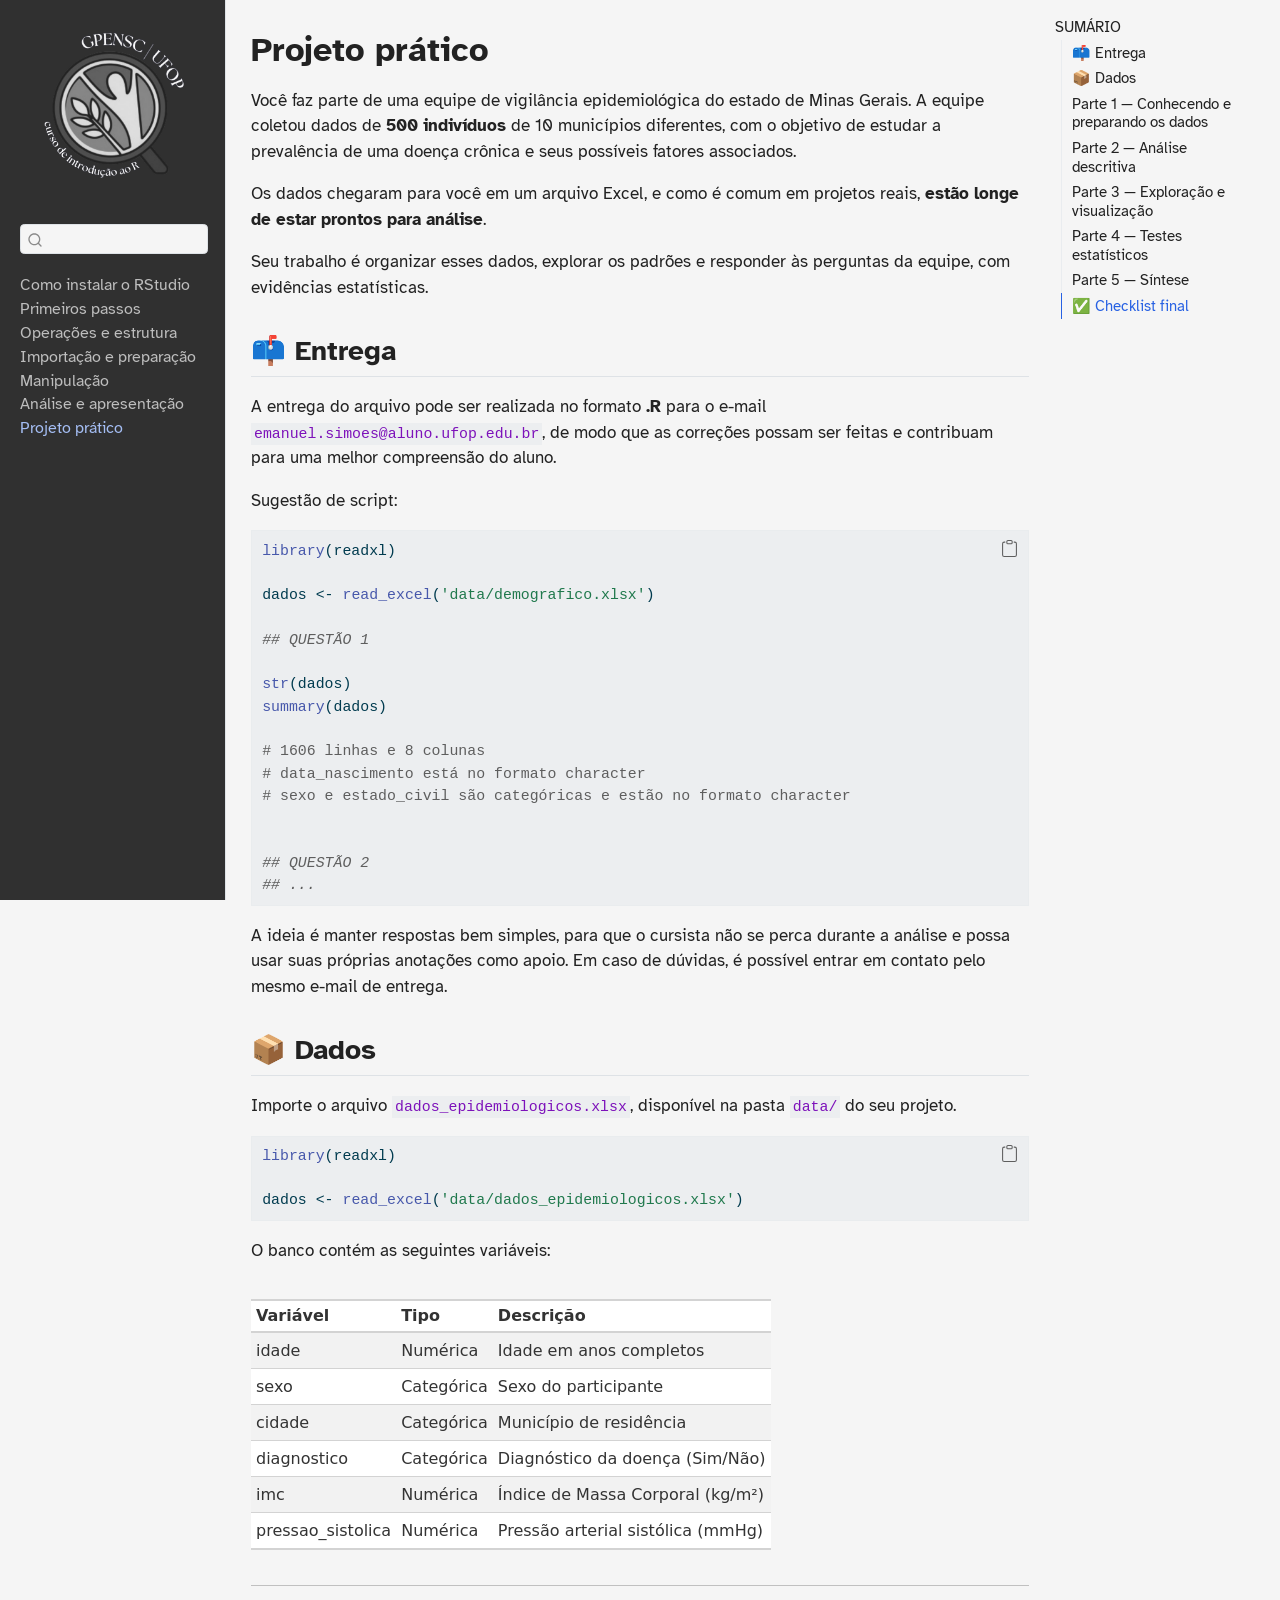
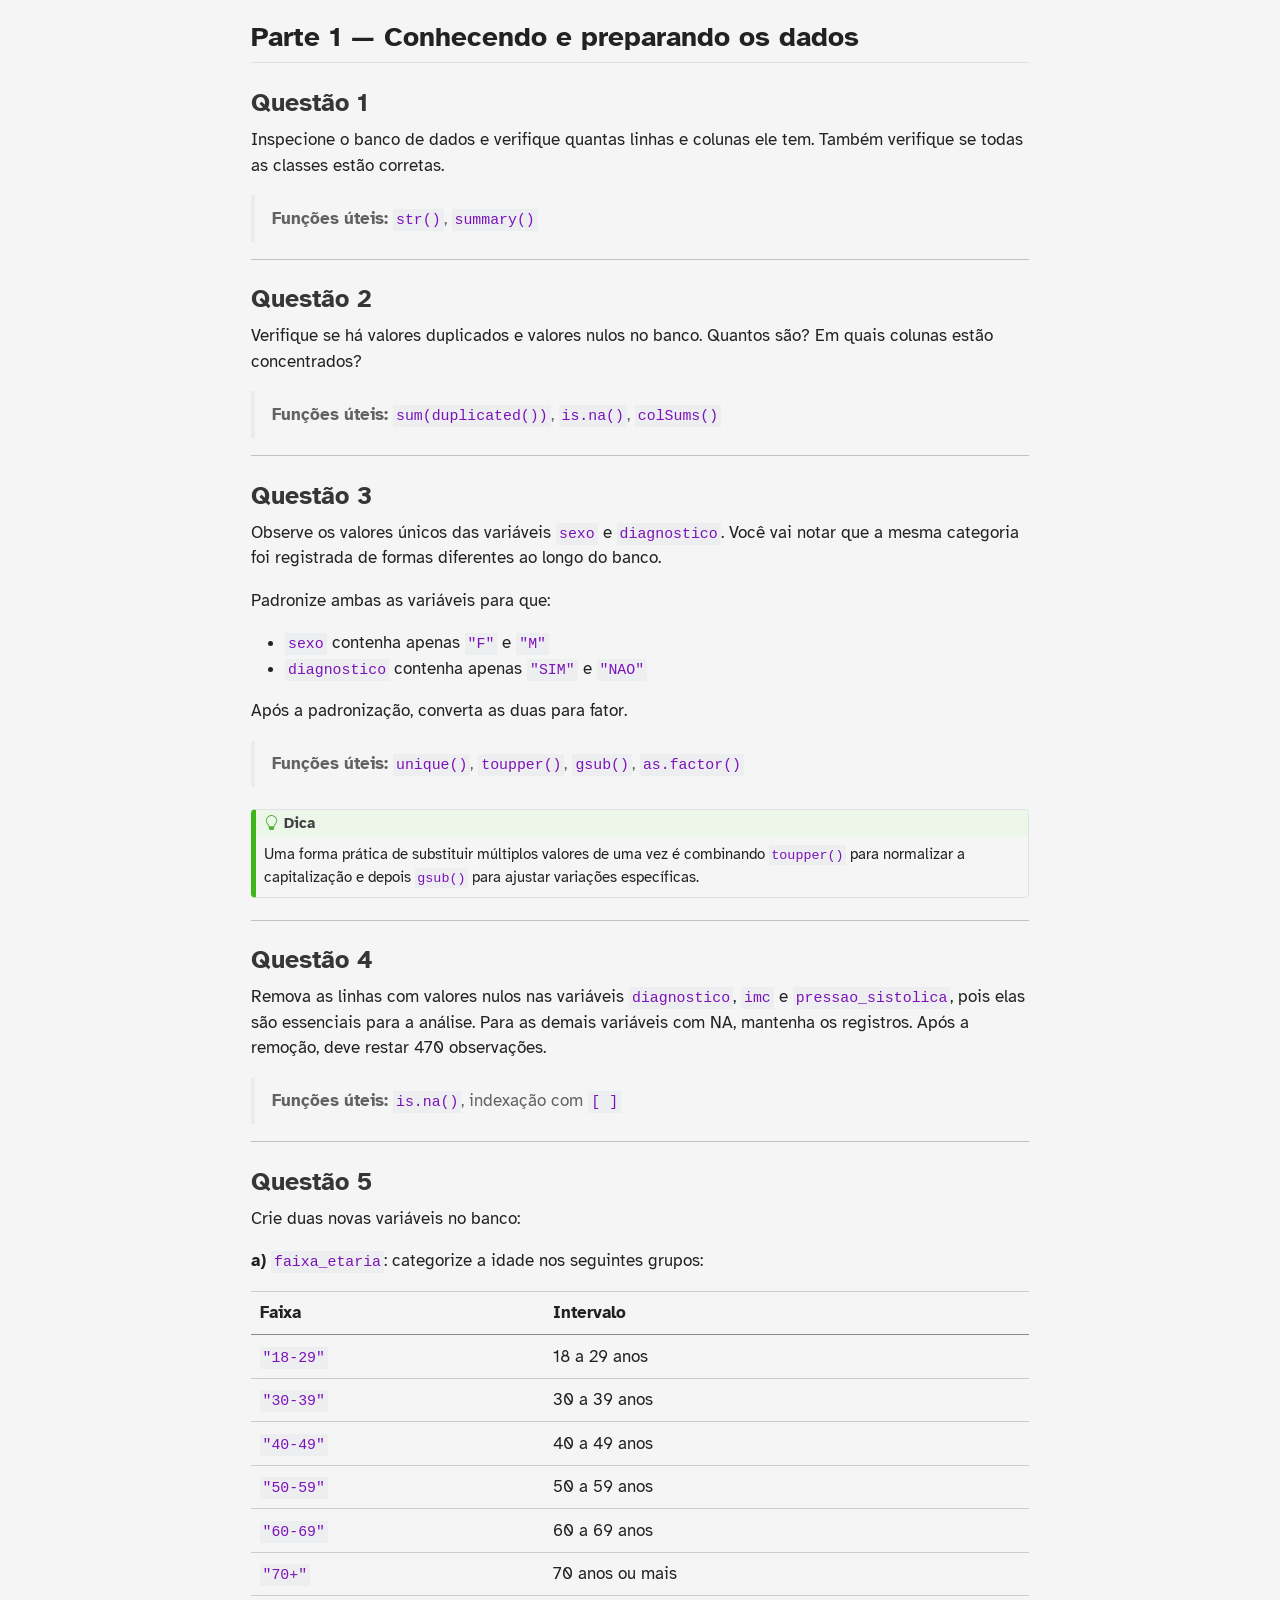
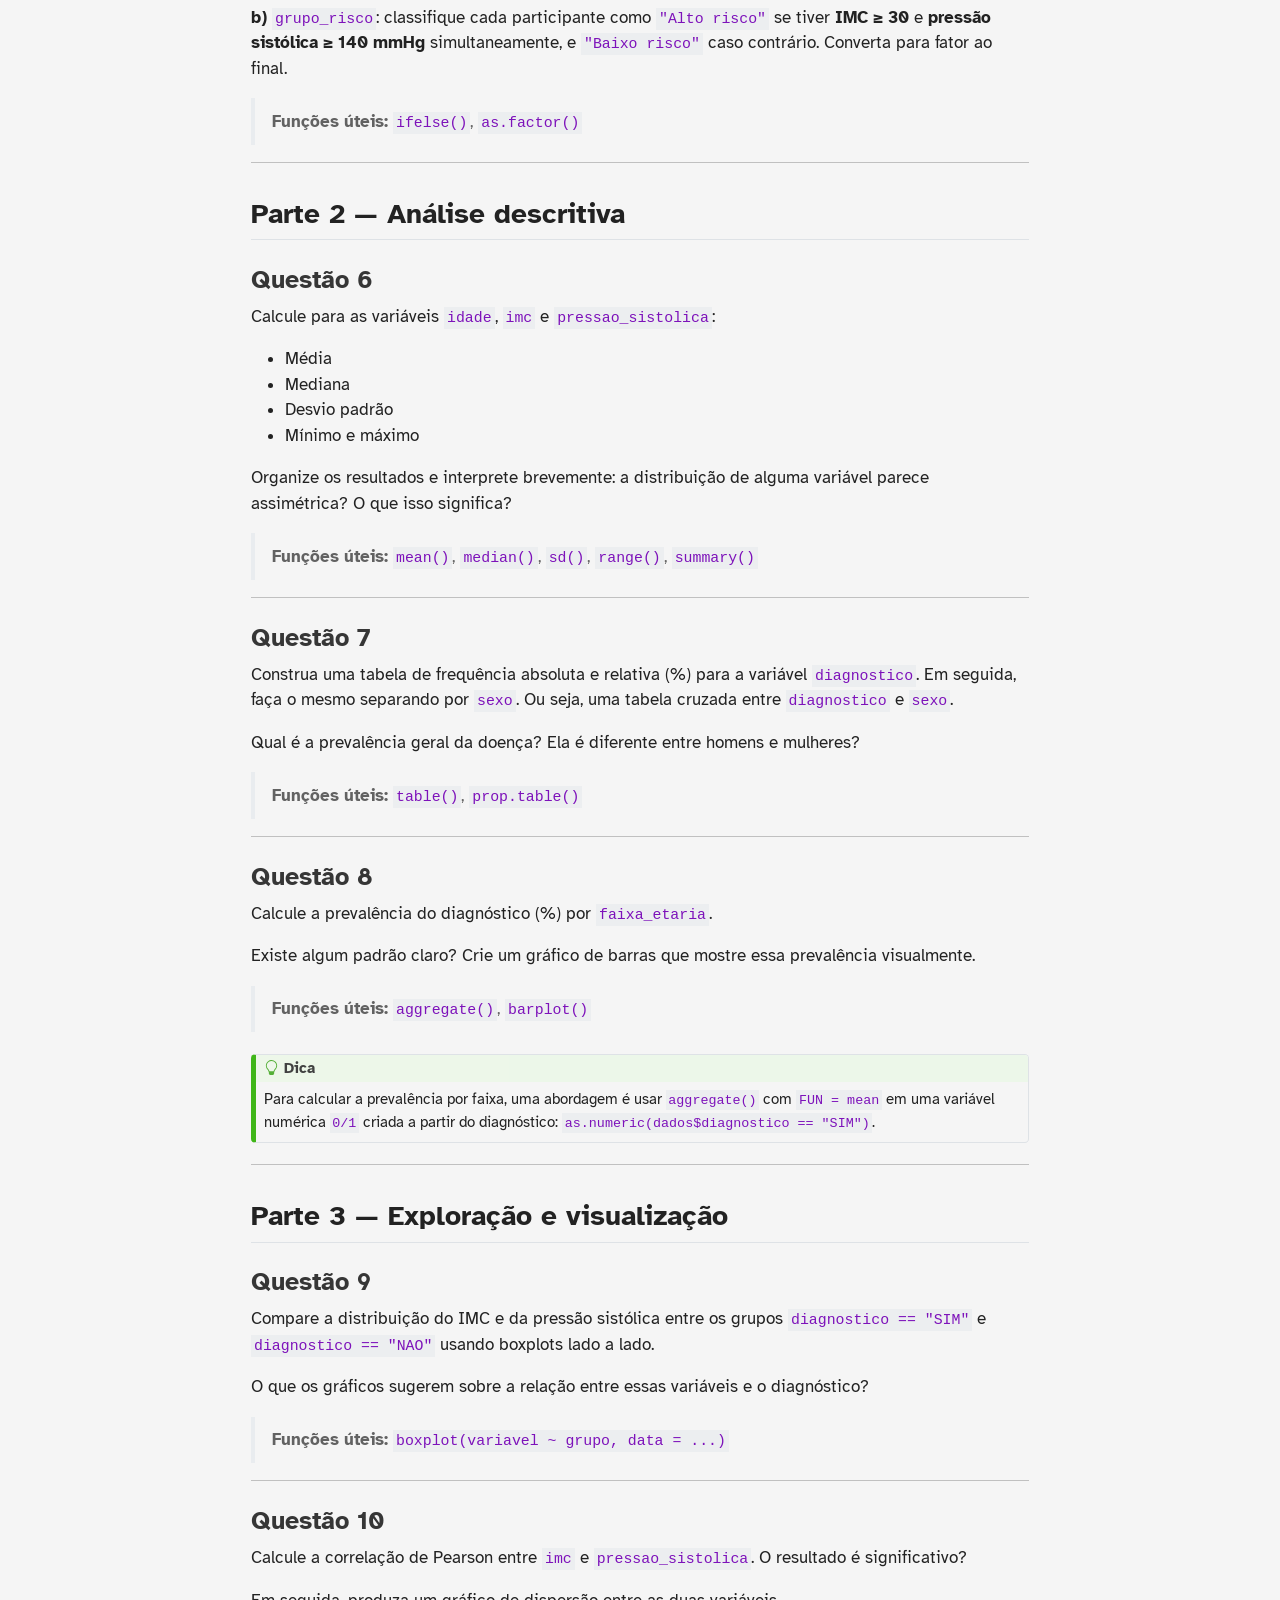
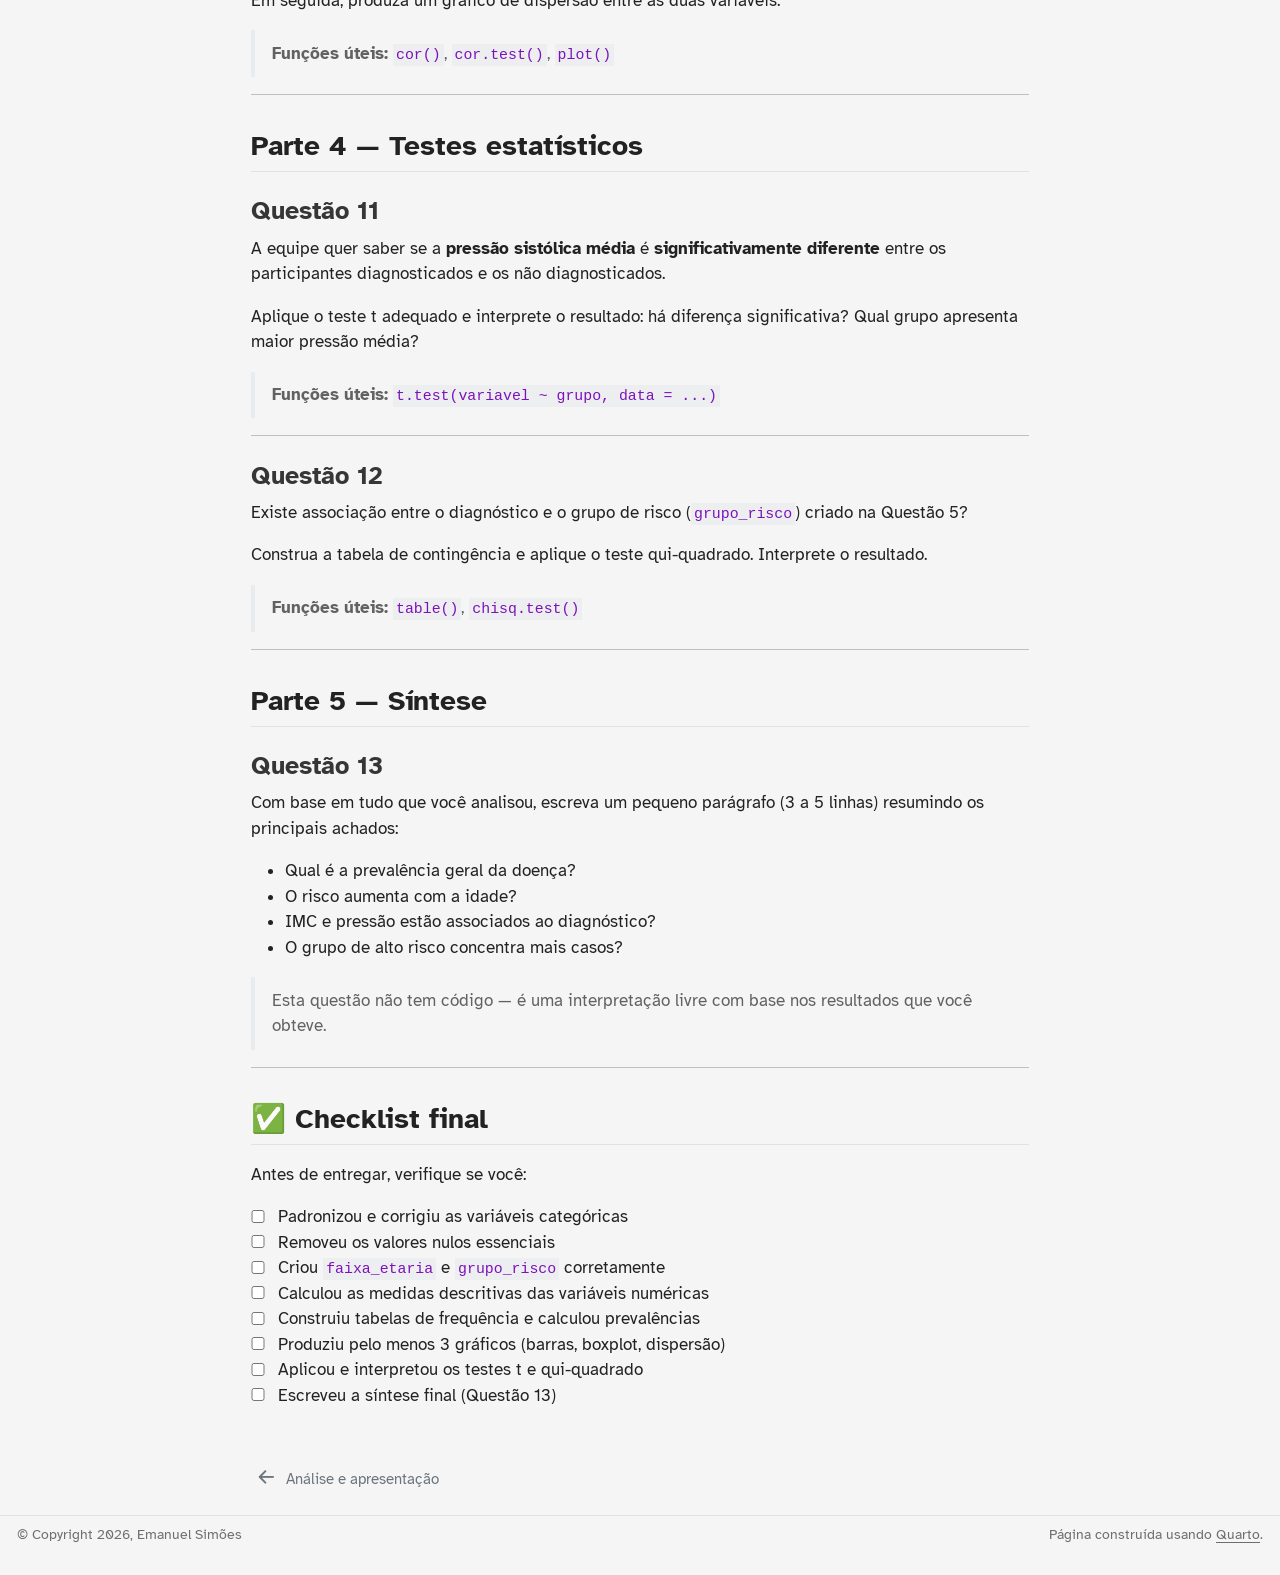
<file: docs/projeto-pratico.html>
<!DOCTYPE html>
<html xmlns="http://www.w3.org/1999/xhtml" lang="pt-BR" xml:lang="pt-BR"><head>

<meta charset="utf-8">
<meta name="generator" content="quarto-1.9.37">

<meta name="viewport" content="width=device-width, initial-scale=1.0, user-scalable=yes">


<title>Projeto prático – GPENSC | UFOP</title>
<style>
/* Default styles provided by pandoc.
** See https://pandoc.org/MANUAL.html#variables-for-html for config info.
*/
code{white-space: pre-wrap;}
span.smallcaps{font-variant: small-caps;}
div.columns{display: flex; gap: min(4vw, 1.5em);}
div.column{flex: auto; overflow-x: auto;}
div.hanging-indent{margin-left: 1.5em; text-indent: -1.5em;}
ul.task-list{list-style: none;}
ul.task-list li input[type="checkbox"] {
  width: 0.8em;
  margin: 0 0.8em 0.2em -1em; /* quarto-specific, see https://github.com/quarto-dev/quarto-cli/issues/4556 */ 
  vertical-align: middle;
}
/* CSS for syntax highlighting */
html { -webkit-text-size-adjust: 100%; }
pre > code.sourceCode { white-space: pre; position: relative; }
pre > code.sourceCode > span { display: inline-block; line-height: 1.25; }
pre > code.sourceCode > span:empty { height: 1.2em; }
.sourceCode { overflow: visible; }
code.sourceCode > span { color: inherit; text-decoration: inherit; }
div.sourceCode { margin: 1em 0; }
pre.sourceCode { margin: 0; }
@media screen {
div.sourceCode { overflow: auto; }
}
@media print {
pre > code.sourceCode { white-space: pre-wrap; }
pre > code.sourceCode > span { text-indent: -5em; padding-left: 5em; }
}
pre.numberSource code
  { counter-reset: source-line 0; }
pre.numberSource code > span
  { position: relative; left: -4em; counter-increment: source-line; }
pre.numberSource code > span > a:first-child::before
  { content: counter(source-line);
    position: relative; left: -1em; text-align: right; vertical-align: baseline;
    border: none; display: inline-block;
    -webkit-touch-callout: none; -webkit-user-select: none;
    -khtml-user-select: none; -moz-user-select: none;
    -ms-user-select: none; user-select: none;
    padding: 0 4px; width: 4em;
  }
pre.numberSource { margin-left: 3em;  padding-left: 4px; }
div.sourceCode
  {   }
@media screen {
pre > code.sourceCode > span > a:first-child::before { text-decoration: underline; }
}
</style>


<script src="site_libs/quarto-nav/quarto-nav.js"></script>
<script src="site_libs/clipboard/clipboard.min.js"></script>
<script src="site_libs/quarto-search/autocomplete.umd.js"></script>
<script src="site_libs/quarto-search/fuse.min.js"></script>
<script src="site_libs/quarto-search/quarto-search.js"></script>
<meta name="quarto:offset" content="./">
<link href="./5.html" rel="prev">
<link href="./images/logo2.png" rel="icon" type="image/png">
<script src="site_libs/quarto-html/quarto.js" type="module"></script>
<script src="site_libs/quarto-html/tabsets/tabsets.js" type="module"></script>
<script src="site_libs/quarto-html/popper.min.js"></script>
<script src="site_libs/quarto-html/tippy.umd.min.js"></script>
<script src="site_libs/quarto-html/anchor.min.js"></script>
<link href="site_libs/quarto-html/tippy.css" rel="stylesheet">
<link href="site_libs/quarto-html/quarto-syntax-highlighting-7f8f88aac4f3542376d5c11b86a4c14d.css" rel="stylesheet" id="quarto-text-highlighting-styles">
<script src="site_libs/bootstrap/bootstrap.min.js"></script>
<link href="site_libs/bootstrap/bootstrap-icons.css" rel="stylesheet">
<link href="site_libs/bootstrap/bootstrap-d4edce2fe595ef9b535bb5642147f9f0.min.css" rel="stylesheet" append-hash="true" id="quarto-bootstrap" data-mode="light">
<script id="quarto-search-options" type="application/json">{
  "location": "sidebar",
  "copy-button": false,
  "collapse-after": 3,
  "panel-placement": "start",
  "type": "textbox",
  "limit": 50,
  "keyboard-shortcut": [
    "f",
    "/",
    "s"
  ],
  "show-item-context": false,
  "language": {
    "search-no-results-text": "Nenhum resultado",
    "search-matching-documents-text": "documentos correspondentes",
    "search-copy-link-title": "Copiar link para a busca",
    "search-hide-matches-text": "Esconder correspondências adicionais",
    "search-more-match-text": "mais correspondência neste documento",
    "search-more-matches-text": "mais correspondências neste documento",
    "search-clear-button-title": "Limpar",
    "search-text-placeholder": "",
    "search-detached-cancel-button-title": "Cancelar",
    "search-submit-button-title": "Enviar",
    "search-label": "Procurar"
  }
}</script>


<meta property="og:title" content="Projeto prático – GPENSC | UFOP">
<meta property="og:description" content="">
<meta property="og:site_name" content="GPENSC | UFOP">
</head>

<body class="nav-sidebar docked quarto-light">

<div id="quarto-search-results"></div>
  <header id="quarto-header" class="headroom fixed-top">
  <nav class="quarto-secondary-nav">
    <div class="container-fluid d-flex">
      <button type="button" class="quarto-btn-toggle btn" data-bs-toggle="collapse" role="button" data-bs-target=".quarto-sidebar-collapse-item" aria-controls="quarto-sidebar" aria-expanded="false" aria-label="Alternar barra lateral" onclick="if (window.quartoToggleHeadroom) { window.quartoToggleHeadroom(); }">
        <i class="bi bi-layout-text-sidebar-reverse"></i>
      </button>
        <nav class="quarto-page-breadcrumbs" aria-label="breadcrumb"><ol class="breadcrumb"><li class="breadcrumb-item"><a href="./projeto-pratico.html">Projeto prático</a></li></ol></nav>
        <a class="flex-grow-1" role="navigation" data-bs-toggle="collapse" data-bs-target=".quarto-sidebar-collapse-item" aria-controls="quarto-sidebar" aria-expanded="false" aria-label="Alternar barra lateral" onclick="if (window.quartoToggleHeadroom) { window.quartoToggleHeadroom(); }">      
        </a>
      <button type="button" class="btn quarto-search-button" aria-label="Procurar" onclick="window.quartoOpenSearch();">
        <i class="bi bi-search"></i>
      </button>
    </div>
  </nav>
</header>
<!-- content -->
<div id="quarto-content" class="quarto-container page-columns page-rows-contents page-layout-article">
<!-- sidebar -->
  <nav id="quarto-sidebar" class="sidebar collapse collapse-horizontal quarto-sidebar-collapse-item sidebar-navigation docked overflow-auto">
    <div class="pt-lg-2 mt-2 text-center sidebar-header">
      <a href="./index.html" class="sidebar-logo-link">
      <img src="./images/logo2.png" alt="" class="sidebar-logo light-content py-0 d-lg-inline d-none">
      <img src="./images/logo2.png" alt="" class="sidebar-logo dark-content py-0 d-lg-inline d-none">
      </a>
      </div>
        <div class="mt-2 flex-shrink-0 align-items-center">
        <div class="sidebar-search">
        <div id="quarto-search" class="" title="Procurar"></div>
        </div>
        </div>
    <div class="sidebar-menu-container"> 
    <ul class="list-unstyled mt-1">
        <li class="sidebar-item">
  <div class="sidebar-item-container"> 
  <a href="./0.html" class="sidebar-item-text sidebar-link">
 <span class="menu-text">Como instalar o RStudio</span></a>
  </div>
</li>
        <li class="sidebar-item">
  <div class="sidebar-item-container"> 
  <a href="./1.html" class="sidebar-item-text sidebar-link">
 <span class="menu-text">Primeiros passos</span></a>
  </div>
</li>
        <li class="sidebar-item">
  <div class="sidebar-item-container"> 
  <a href="./2.html" class="sidebar-item-text sidebar-link">
 <span class="menu-text">Operações e estrutura</span></a>
  </div>
</li>
        <li class="sidebar-item">
  <div class="sidebar-item-container"> 
  <a href="./3.html" class="sidebar-item-text sidebar-link">
 <span class="menu-text">Importação e preparação</span></a>
  </div>
</li>
        <li class="sidebar-item">
  <div class="sidebar-item-container"> 
  <a href="./4.html" class="sidebar-item-text sidebar-link">
 <span class="menu-text">Manipulação</span></a>
  </div>
</li>
        <li class="sidebar-item">
  <div class="sidebar-item-container"> 
  <a href="./5.html" class="sidebar-item-text sidebar-link">
 <span class="menu-text">Análise e apresentação</span></a>
  </div>
</li>
        <li class="sidebar-item">
  <div class="sidebar-item-container"> 
  <a href="./projeto-pratico.html" class="sidebar-item-text sidebar-link active">
 <span class="menu-text">Projeto prático</span></a>
  </div>
</li>
    </ul>
    </div>
</nav>
<div id="quarto-sidebar-glass" class="quarto-sidebar-collapse-item" data-bs-toggle="collapse" data-bs-target=".quarto-sidebar-collapse-item"></div>
<!-- margin-sidebar -->
    <div id="quarto-margin-sidebar" class="sidebar margin-sidebar">
        <nav id="TOC" role="doc-toc" class="toc-active">
    <h2 id="toc-title">SUMÁRIO</h2>
   
  <ul>
  <li><a href="#entrega" id="toc-entrega" class="nav-link active" data-scroll-target="#entrega">📫 Entrega</a></li>
  <li><a href="#dados" id="toc-dados" class="nav-link" data-scroll-target="#dados">📦 Dados</a></li>
  <li><a href="#parte-1-conhecendo-e-preparando-os-dados" id="toc-parte-1-conhecendo-e-preparando-os-dados" class="nav-link" data-scroll-target="#parte-1-conhecendo-e-preparando-os-dados">Parte 1 — Conhecendo e preparando os dados</a>
  <ul class="collapse">
  <li><a href="#questão-1" id="toc-questão-1" class="nav-link" data-scroll-target="#questão-1">Questão 1</a></li>
  <li><a href="#questão-2" id="toc-questão-2" class="nav-link" data-scroll-target="#questão-2">Questão 2</a></li>
  <li><a href="#questão-3" id="toc-questão-3" class="nav-link" data-scroll-target="#questão-3">Questão 3</a></li>
  <li><a href="#questão-4" id="toc-questão-4" class="nav-link" data-scroll-target="#questão-4">Questão 4</a></li>
  <li><a href="#questão-5" id="toc-questão-5" class="nav-link" data-scroll-target="#questão-5">Questão 5</a></li>
  </ul></li>
  <li><a href="#parte-2-análise-descritiva" id="toc-parte-2-análise-descritiva" class="nav-link" data-scroll-target="#parte-2-análise-descritiva">Parte 2 — Análise descritiva</a>
  <ul class="collapse">
  <li><a href="#questão-6" id="toc-questão-6" class="nav-link" data-scroll-target="#questão-6">Questão 6</a></li>
  <li><a href="#questão-7" id="toc-questão-7" class="nav-link" data-scroll-target="#questão-7">Questão 7</a></li>
  <li><a href="#questão-8" id="toc-questão-8" class="nav-link" data-scroll-target="#questão-8">Questão 8</a></li>
  </ul></li>
  <li><a href="#parte-3-exploração-e-visualização" id="toc-parte-3-exploração-e-visualização" class="nav-link" data-scroll-target="#parte-3-exploração-e-visualização">Parte 3 — Exploração e visualização</a>
  <ul class="collapse">
  <li><a href="#questão-9" id="toc-questão-9" class="nav-link" data-scroll-target="#questão-9">Questão 9</a></li>
  <li><a href="#questão-10" id="toc-questão-10" class="nav-link" data-scroll-target="#questão-10">Questão 10</a></li>
  </ul></li>
  <li><a href="#parte-4-testes-estatísticos" id="toc-parte-4-testes-estatísticos" class="nav-link" data-scroll-target="#parte-4-testes-estatísticos">Parte 4 — Testes estatísticos</a>
  <ul class="collapse">
  <li><a href="#questão-11" id="toc-questão-11" class="nav-link" data-scroll-target="#questão-11">Questão 11</a></li>
  <li><a href="#questão-12" id="toc-questão-12" class="nav-link" data-scroll-target="#questão-12">Questão 12</a></li>
  </ul></li>
  <li><a href="#parte-5-síntese" id="toc-parte-5-síntese" class="nav-link" data-scroll-target="#parte-5-síntese">Parte 5 — Síntese</a>
  <ul class="collapse">
  <li><a href="#questão-13" id="toc-questão-13" class="nav-link" data-scroll-target="#questão-13">Questão 13</a></li>
  </ul></li>
  <li><a href="#checklist-final" id="toc-checklist-final" class="nav-link" data-scroll-target="#checklist-final">✅ Checklist final</a></li>
  </ul>
</nav>
    </div>
<!-- main -->
<main class="content" id="quarto-document-content">

<header id="title-block-header" class="quarto-title-block default">
<div class="quarto-title">
<h1 class="title">Projeto prático</h1>
</div>



<div class="quarto-title-meta">

    
  
    
  </div>
  


</header>


<p>Você faz parte de uma equipe de vigilância epidemiológica do estado de Minas Gerais. A equipe coletou dados de <strong>500 indivíduos</strong> de 10 municípios diferentes, com o objetivo de estudar a prevalência de uma doença crônica e seus possíveis fatores associados.</p>
<p>Os dados chegaram para você em um arquivo Excel, e como é comum em projetos reais, <strong>estão longe de estar prontos para análise</strong>.</p>
<p>Seu trabalho é organizar esses dados, explorar os padrões e responder às perguntas da equipe, com evidências estatísticas.</p>
<section id="entrega" class="level2">
<h2 class="anchored" data-anchor-id="entrega">📫 Entrega</h2>
<p>A entrega do arquivo pode ser realizada no formato <strong>.R</strong> para o e-mail <code>emanuel.simoes@aluno.ufop.edu.br</code>, de modo que as correções possam ser feitas e contribuam para uma melhor compreensão do aluno.</p>
<p>Sugestão de script:</p>
<div class="cell">
<div class="code-copy-outer-scaffold"><div class="sourceCode cell-code" id="cb1"><pre class="sourceCode r code-with-copy"><code class="sourceCode r"><span id="cb1-1"><a href="#cb1-1" aria-hidden="true" tabindex="-1"></a><span class="fu">library</span>(readxl)</span>
<span id="cb1-2"><a href="#cb1-2" aria-hidden="true" tabindex="-1"></a></span>
<span id="cb1-3"><a href="#cb1-3" aria-hidden="true" tabindex="-1"></a>dados <span class="ot">&lt;-</span> <span class="fu">read_excel</span>(<span class="st">'data/demografico.xlsx'</span>)</span>
<span id="cb1-4"><a href="#cb1-4" aria-hidden="true" tabindex="-1"></a></span>
<span id="cb1-5"><a href="#cb1-5" aria-hidden="true" tabindex="-1"></a><span class="do">## QUESTÃO 1</span></span>
<span id="cb1-6"><a href="#cb1-6" aria-hidden="true" tabindex="-1"></a></span>
<span id="cb1-7"><a href="#cb1-7" aria-hidden="true" tabindex="-1"></a><span class="fu">str</span>(dados)</span>
<span id="cb1-8"><a href="#cb1-8" aria-hidden="true" tabindex="-1"></a><span class="fu">summary</span>(dados)</span>
<span id="cb1-9"><a href="#cb1-9" aria-hidden="true" tabindex="-1"></a></span>
<span id="cb1-10"><a href="#cb1-10" aria-hidden="true" tabindex="-1"></a><span class="co"># 1606 linhas e 8 colunas</span></span>
<span id="cb1-11"><a href="#cb1-11" aria-hidden="true" tabindex="-1"></a><span class="co"># data_nascimento está no formato character</span></span>
<span id="cb1-12"><a href="#cb1-12" aria-hidden="true" tabindex="-1"></a><span class="co"># sexo e estado_civil são categóricas e estão no formato character</span></span>
<span id="cb1-13"><a href="#cb1-13" aria-hidden="true" tabindex="-1"></a></span>
<span id="cb1-14"><a href="#cb1-14" aria-hidden="true" tabindex="-1"></a></span>
<span id="cb1-15"><a href="#cb1-15" aria-hidden="true" tabindex="-1"></a><span class="do">## QUESTÃO 2</span></span>
<span id="cb1-16"><a href="#cb1-16" aria-hidden="true" tabindex="-1"></a><span class="do">## ...</span></span></code></pre></div><button title="Copiar para a área de transferência" class="code-copy-button"><i class="bi"></i></button></div>
</div>
<p>A ideia é manter respostas bem simples, para que o cursista não se perca durante a análise e possa usar suas próprias anotações como apoio. Em caso de dúvidas, é possível entrar em contato pelo mesmo e-mail de entrega.</p>
</section>
<section id="dados" class="level2">
<h2 class="anchored" data-anchor-id="dados">📦 Dados</h2>
<p>Importe o arquivo <code>dados_epidemiologicos.xlsx</code>, disponível na pasta <code>data/</code> do seu projeto.</p>
<div class="cell">
<div class="code-copy-outer-scaffold"><div class="sourceCode cell-code" id="cb2"><pre class="sourceCode r code-with-copy"><code class="sourceCode r"><span id="cb2-1"><a href="#cb2-1" aria-hidden="true" tabindex="-1"></a><span class="fu">library</span>(readxl)</span>
<span id="cb2-2"><a href="#cb2-2" aria-hidden="true" tabindex="-1"></a></span>
<span id="cb2-3"><a href="#cb2-3" aria-hidden="true" tabindex="-1"></a>dados <span class="ot">&lt;-</span> <span class="fu">read_excel</span>(<span class="st">'data/dados_epidemiologicos.xlsx'</span>)</span></code></pre></div><button title="Copiar para a área de transferência" class="code-copy-button"><i class="bi"></i></button></div>
</div>
<p>O banco contém as seguintes variáveis:</p>
<div class="cell">
<div class="cell-output-display">
<div id="mfuvaxixzo" style="padding-left:0px;padding-right:0px;padding-top:10px;padding-bottom:10px;overflow-x:auto;overflow-y:auto;width:auto;height:auto;">
<style>#mfuvaxixzo table {
  font-family: system-ui, 'Segoe UI', Roboto, Helvetica, Arial, sans-serif, 'Apple Color Emoji', 'Segoe UI Emoji', 'Segoe UI Symbol', 'Noto Color Emoji';
  -webkit-font-smoothing: antialiased;
  -moz-osx-font-smoothing: grayscale;
}

#mfuvaxixzo thead, #mfuvaxixzo tbody, #mfuvaxixzo tfoot, #mfuvaxixzo tr, #mfuvaxixzo td, #mfuvaxixzo th {
  border-style: none;
}

#mfuvaxixzo p {
  margin: 0;
  padding: 0;
}

#mfuvaxixzo .gt_table {
  display: table;
  border-collapse: collapse;
  line-height: normal;
  margin-left: 0;
  margin-right: auto;
  color: #333333;
  font-size: 16px;
  font-weight: normal;
  font-style: normal;
  background-color: #FFFFFF;
  width: auto;
  border-top-style: solid;
  border-top-width: 2px;
  border-top-color: #A8A8A8;
  border-right-style: none;
  border-right-width: 2px;
  border-right-color: #D3D3D3;
  border-bottom-style: solid;
  border-bottom-width: 2px;
  border-bottom-color: #A8A8A8;
  border-left-style: none;
  border-left-width: 2px;
  border-left-color: #D3D3D3;
}

#mfuvaxixzo .gt_caption {
  padding-top: 4px;
  padding-bottom: 4px;
}

#mfuvaxixzo .gt_title {
  color: #333333;
  font-size: 125%;
  font-weight: initial;
  padding-top: 4px;
  padding-bottom: 4px;
  padding-left: 5px;
  padding-right: 5px;
  border-bottom-color: #FFFFFF;
  border-bottom-width: 0;
}

#mfuvaxixzo .gt_subtitle {
  color: #333333;
  font-size: 85%;
  font-weight: initial;
  padding-top: 3px;
  padding-bottom: 5px;
  padding-left: 5px;
  padding-right: 5px;
  border-top-color: #FFFFFF;
  border-top-width: 0;
}

#mfuvaxixzo .gt_heading {
  background-color: #FFFFFF;
  text-align: center;
  border-bottom-color: #FFFFFF;
  border-left-style: none;
  border-left-width: 1px;
  border-left-color: #D3D3D3;
  border-right-style: none;
  border-right-width: 1px;
  border-right-color: #D3D3D3;
}

#mfuvaxixzo .gt_bottom_border {
  border-bottom-style: solid;
  border-bottom-width: 2px;
  border-bottom-color: #D3D3D3;
}

#mfuvaxixzo .gt_col_headings {
  border-top-style: solid;
  border-top-width: 2px;
  border-top-color: #D3D3D3;
  border-bottom-style: solid;
  border-bottom-width: 2px;
  border-bottom-color: #D3D3D3;
  border-left-style: none;
  border-left-width: 1px;
  border-left-color: #D3D3D3;
  border-right-style: none;
  border-right-width: 1px;
  border-right-color: #D3D3D3;
}

#mfuvaxixzo .gt_col_heading {
  color: #333333;
  background-color: #FFFFFF;
  font-size: 100%;
  font-weight: normal;
  text-transform: inherit;
  border-left-style: none;
  border-left-width: 1px;
  border-left-color: #D3D3D3;
  border-right-style: none;
  border-right-width: 1px;
  border-right-color: #D3D3D3;
  vertical-align: bottom;
  padding-top: 5px;
  padding-bottom: 6px;
  padding-left: 5px;
  padding-right: 5px;
  overflow-x: hidden;
}

#mfuvaxixzo .gt_column_spanner_outer {
  color: #333333;
  background-color: #FFFFFF;
  font-size: 100%;
  font-weight: normal;
  text-transform: inherit;
  padding-top: 0;
  padding-bottom: 0;
  padding-left: 4px;
  padding-right: 4px;
}

#mfuvaxixzo .gt_column_spanner_outer:first-child {
  padding-left: 0;
}

#mfuvaxixzo .gt_column_spanner_outer:last-child {
  padding-right: 0;
}

#mfuvaxixzo .gt_column_spanner {
  border-bottom-style: solid;
  border-bottom-width: 2px;
  border-bottom-color: #D3D3D3;
  vertical-align: bottom;
  padding-top: 5px;
  padding-bottom: 5px;
  overflow-x: hidden;
  display: inline-block;
  width: 100%;
}

#mfuvaxixzo .gt_spanner_row {
  border-bottom-style: hidden;
}

#mfuvaxixzo .gt_group_heading {
  padding-top: 8px;
  padding-bottom: 8px;
  padding-left: 5px;
  padding-right: 5px;
  color: #333333;
  background-color: #FFFFFF;
  font-size: 100%;
  font-weight: initial;
  text-transform: inherit;
  border-top-style: solid;
  border-top-width: 2px;
  border-top-color: #D3D3D3;
  border-bottom-style: solid;
  border-bottom-width: 2px;
  border-bottom-color: #D3D3D3;
  border-left-style: none;
  border-left-width: 1px;
  border-left-color: #D3D3D3;
  border-right-style: none;
  border-right-width: 1px;
  border-right-color: #D3D3D3;
  vertical-align: middle;
  text-align: left;
}

#mfuvaxixzo .gt_empty_group_heading {
  padding: 0.5px;
  color: #333333;
  background-color: #FFFFFF;
  font-size: 100%;
  font-weight: initial;
  border-top-style: solid;
  border-top-width: 2px;
  border-top-color: #D3D3D3;
  border-bottom-style: solid;
  border-bottom-width: 2px;
  border-bottom-color: #D3D3D3;
  vertical-align: middle;
}

#mfuvaxixzo .gt_from_md > :first-child {
  margin-top: 0;
}

#mfuvaxixzo .gt_from_md > :last-child {
  margin-bottom: 0;
}

#mfuvaxixzo .gt_row {
  padding-top: 8px;
  padding-bottom: 8px;
  padding-left: 5px;
  padding-right: 5px;
  margin: 10px;
  border-top-style: solid;
  border-top-width: 1px;
  border-top-color: #D3D3D3;
  border-left-style: none;
  border-left-width: 1px;
  border-left-color: #D3D3D3;
  border-right-style: none;
  border-right-width: 1px;
  border-right-color: #D3D3D3;
  vertical-align: middle;
  overflow-x: hidden;
}

#mfuvaxixzo .gt_stub {
  color: #333333;
  background-color: #FFFFFF;
  font-size: 100%;
  font-weight: initial;
  text-transform: inherit;
  border-right-style: solid;
  border-right-width: 2px;
  border-right-color: #D3D3D3;
  padding-left: 5px;
  padding-right: 5px;
}

#mfuvaxixzo .gt_stub_row_group {
  color: #333333;
  background-color: #FFFFFF;
  font-size: 100%;
  font-weight: initial;
  text-transform: inherit;
  border-right-style: solid;
  border-right-width: 2px;
  border-right-color: #D3D3D3;
  padding-left: 5px;
  padding-right: 5px;
  vertical-align: top;
}

#mfuvaxixzo .gt_row_group_first td {
  border-top-width: 2px;
}

#mfuvaxixzo .gt_row_group_first th {
  border-top-width: 2px;
}

#mfuvaxixzo .gt_summary_row {
  color: #333333;
  background-color: #FFFFFF;
  text-transform: inherit;
  padding-top: 8px;
  padding-bottom: 8px;
  padding-left: 5px;
  padding-right: 5px;
}

#mfuvaxixzo .gt_first_summary_row {
  border-top-style: solid;
  border-top-color: #D3D3D3;
}

#mfuvaxixzo .gt_first_summary_row.thick {
  border-top-width: 2px;
}

#mfuvaxixzo .gt_last_summary_row {
  padding-top: 8px;
  padding-bottom: 8px;
  padding-left: 5px;
  padding-right: 5px;
  border-bottom-style: solid;
  border-bottom-width: 2px;
  border-bottom-color: #D3D3D3;
}

#mfuvaxixzo .gt_grand_summary_row {
  color: #333333;
  background-color: #FFFFFF;
  text-transform: inherit;
  padding-top: 8px;
  padding-bottom: 8px;
  padding-left: 5px;
  padding-right: 5px;
}

#mfuvaxixzo .gt_first_grand_summary_row {
  padding-top: 8px;
  padding-bottom: 8px;
  padding-left: 5px;
  padding-right: 5px;
  border-top-style: double;
  border-top-width: 6px;
  border-top-color: #D3D3D3;
}

#mfuvaxixzo .gt_last_grand_summary_row_top {
  padding-top: 8px;
  padding-bottom: 8px;
  padding-left: 5px;
  padding-right: 5px;
  border-bottom-style: double;
  border-bottom-width: 6px;
  border-bottom-color: #D3D3D3;
}

#mfuvaxixzo .gt_striped {
  background-color: rgba(128, 128, 128, 0.05);
}

#mfuvaxixzo .gt_table_body {
  border-top-style: solid;
  border-top-width: 2px;
  border-top-color: #D3D3D3;
  border-bottom-style: solid;
  border-bottom-width: 2px;
  border-bottom-color: #D3D3D3;
}

#mfuvaxixzo .gt_footnotes {
  color: #333333;
  background-color: #FFFFFF;
  border-bottom-style: none;
  border-bottom-width: 2px;
  border-bottom-color: #D3D3D3;
  border-left-style: none;
  border-left-width: 2px;
  border-left-color: #D3D3D3;
  border-right-style: none;
  border-right-width: 2px;
  border-right-color: #D3D3D3;
}

#mfuvaxixzo .gt_footnote {
  margin: 0px;
  font-size: 90%;
  padding-top: 4px;
  padding-bottom: 4px;
  padding-left: 5px;
  padding-right: 5px;
}

#mfuvaxixzo .gt_sourcenotes {
  color: #333333;
  background-color: #FFFFFF;
  border-bottom-style: none;
  border-bottom-width: 2px;
  border-bottom-color: #D3D3D3;
  border-left-style: none;
  border-left-width: 2px;
  border-left-color: #D3D3D3;
  border-right-style: none;
  border-right-width: 2px;
  border-right-color: #D3D3D3;
}

#mfuvaxixzo .gt_sourcenote {
  font-size: 90%;
  padding-top: 4px;
  padding-bottom: 4px;
  padding-left: 5px;
  padding-right: 5px;
}

#mfuvaxixzo .gt_left {
  text-align: left;
}

#mfuvaxixzo .gt_center {
  text-align: center;
}

#mfuvaxixzo .gt_right {
  text-align: right;
  font-variant-numeric: tabular-nums;
}

#mfuvaxixzo .gt_font_normal {
  font-weight: normal;
}

#mfuvaxixzo .gt_font_bold {
  font-weight: bold;
}

#mfuvaxixzo .gt_font_italic {
  font-style: italic;
}

#mfuvaxixzo .gt_super {
  font-size: 65%;
}

#mfuvaxixzo .gt_footnote_marks {
  font-size: 75%;
  vertical-align: 0.4em;
  position: initial;
}

#mfuvaxixzo .gt_asterisk {
  font-size: 100%;
  vertical-align: 0;
}

#mfuvaxixzo .gt_indent_1 {
  text-indent: 5px;
}

#mfuvaxixzo .gt_indent_2 {
  text-indent: 10px;
}

#mfuvaxixzo .gt_indent_3 {
  text-indent: 15px;
}

#mfuvaxixzo .gt_indent_4 {
  text-indent: 20px;
}

#mfuvaxixzo .gt_indent_5 {
  text-indent: 25px;
}

#mfuvaxixzo .katex-display {
  display: inline-flex !important;
  margin-bottom: 0.75em !important;
}

#mfuvaxixzo div.Reactable > div.rt-table > div.rt-thead > div.rt-tr.rt-tr-group-header > div.rt-th-group:after {
  height: 0px !important;
}
</style>

<table class="gt_table caption-top table table-sm table-striped small" data-quarto-bootstrap="false">
<thead>
<tr class="gt_col_headings header">
<th id="Variável" class="gt_col_heading gt_columns_bottom_border gt_left" data-quarto-table-cell-role="th" scope="col"><strong>Variável</strong></th>
<th id="Tipo" class="gt_col_heading gt_columns_bottom_border gt_left" data-quarto-table-cell-role="th" scope="col"><strong>Tipo</strong></th>
<th id="Descrição" class="gt_col_heading gt_columns_bottom_border gt_left" data-quarto-table-cell-role="th" scope="col"><strong>Descrição</strong></th>
</tr>
</thead>
<tbody class="gt_table_body">
<tr class="odd">
<td class="gt_row gt_left" headers="Variável">idade</td>
<td class="gt_row gt_left" headers="Tipo">Numérica</td>
<td class="gt_row gt_left" headers="Descrição">Idade em anos completos</td>
</tr>
<tr class="even">
<td class="gt_row gt_left" headers="Variável">sexo</td>
<td class="gt_row gt_left" headers="Tipo">Categórica</td>
<td class="gt_row gt_left" headers="Descrição">Sexo do participante</td>
</tr>
<tr class="odd">
<td class="gt_row gt_left" headers="Variável">cidade</td>
<td class="gt_row gt_left" headers="Tipo">Categórica</td>
<td class="gt_row gt_left" headers="Descrição">Município de residência</td>
</tr>
<tr class="even">
<td class="gt_row gt_left" headers="Variável">diagnostico</td>
<td class="gt_row gt_left" headers="Tipo">Categórica</td>
<td class="gt_row gt_left" headers="Descrição">Diagnóstico da doença (Sim/Não)</td>
</tr>
<tr class="odd">
<td class="gt_row gt_left" headers="Variável">imc</td>
<td class="gt_row gt_left" headers="Tipo">Numérica</td>
<td class="gt_row gt_left" headers="Descrição">Índice de Massa Corporal (kg/m²)</td>
</tr>
<tr class="even">
<td class="gt_row gt_left" headers="Variável">pressao_sistolica</td>
<td class="gt_row gt_left" headers="Tipo">Numérica</td>
<td class="gt_row gt_left" headers="Descrição">Pressão arterial sistólica (mmHg)</td>
</tr>
</tbody>
</table>

</div>
</div>
</div>
<hr>
</section>
<section id="parte-1-conhecendo-e-preparando-os-dados" class="level2">
<h2 class="anchored" data-anchor-id="parte-1-conhecendo-e-preparando-os-dados">Parte 1 — Conhecendo e preparando os dados</h2>
<section id="questão-1" class="level3">
<h3 class="anchored" data-anchor-id="questão-1">Questão 1</h3>
<p>Inspecione o banco de dados e verifique quantas linhas e colunas ele tem. Também verifique se todas as classes estão corretas.</p>
<blockquote class="blockquote">
<p><strong>Funções úteis:</strong> <code>str()</code>, <code>summary()</code></p>
</blockquote>
<hr>
</section>
<section id="questão-2" class="level3">
<h3 class="anchored" data-anchor-id="questão-2">Questão 2</h3>
<p>Verifique se há valores duplicados e valores nulos no banco. Quantos são? Em quais colunas estão concentrados?</p>
<blockquote class="blockquote">
<p><strong>Funções úteis:</strong> <code>sum(duplicated())</code>, <code>is.na()</code>, <code>colSums()</code></p>
</blockquote>
<hr>
</section>
<section id="questão-3" class="level3">
<h3 class="anchored" data-anchor-id="questão-3">Questão 3</h3>
<p>Observe os valores únicos das variáveis <code>sexo</code> e <code>diagnostico</code>. Você vai notar que a mesma categoria foi registrada de formas diferentes ao longo do banco.</p>
<p>Padronize ambas as variáveis para que:</p>
<ul>
<li><code>sexo</code> contenha apenas <code>"F"</code> e <code>"M"</code></li>
<li><code>diagnostico</code> contenha apenas <code>"SIM"</code> e <code>"NAO"</code></li>
</ul>
<p>Após a padronização, converta as duas para fator.</p>
<blockquote class="blockquote">
<p><strong>Funções úteis:</strong> <code>unique()</code>, <code>toupper()</code>, <code>gsub()</code>, <code>as.factor()</code></p>
</blockquote>
<div class="callout callout-style-default callout-tip callout-titled">
<div class="callout-header d-flex align-content-center">
<div class="callout-icon-container">
<i class="callout-icon"></i>
</div>
<div class="callout-title-container flex-fill">
Dica
</div>
</div>
<div class="callout-body-container callout-body">
<p>Uma forma prática de substituir múltiplos valores de uma vez é combinando <code>toupper()</code> para normalizar a capitalização e depois <code>gsub()</code> para ajustar variações específicas.</p>
</div>
</div>
<hr>
</section>
<section id="questão-4" class="level3">
<h3 class="anchored" data-anchor-id="questão-4">Questão 4</h3>
<p>Remova as linhas com valores nulos nas variáveis <code>diagnostico</code>, <code>imc</code> e <code>pressao_sistolica</code>, pois elas são essenciais para a análise. Para as demais variáveis com NA, mantenha os registros. Após a remoção, deve restar 470 observações.</p>
<blockquote class="blockquote">
<p><strong>Funções úteis:</strong> <code>is.na()</code>, indexação com <code>[ ]</code></p>
</blockquote>
<hr>
</section>
<section id="questão-5" class="level3">
<h3 class="anchored" data-anchor-id="questão-5">Questão 5</h3>
<p>Crie duas novas variáveis no banco:</p>
<p><strong>a)</strong> <code>faixa_etaria</code>: categorize a idade nos seguintes grupos:</p>
<table class="caption-top table">
<thead>
<tr class="header">
<th>Faixa</th>
<th>Intervalo</th>
</tr>
</thead>
<tbody>
<tr class="odd">
<td><code>"18-29"</code></td>
<td>18 a 29 anos</td>
</tr>
<tr class="even">
<td><code>"30-39"</code></td>
<td>30 a 39 anos</td>
</tr>
<tr class="odd">
<td><code>"40-49"</code></td>
<td>40 a 49 anos</td>
</tr>
<tr class="even">
<td><code>"50-59"</code></td>
<td>50 a 59 anos</td>
</tr>
<tr class="odd">
<td><code>"60-69"</code></td>
<td>60 a 69 anos</td>
</tr>
<tr class="even">
<td><code>"70+"</code></td>
<td>70 anos ou mais</td>
</tr>
</tbody>
</table>
<p><strong>b)</strong> <code>grupo_risco</code>: classifique cada participante como <code>"Alto risco"</code> se tiver <strong>IMC ≥ 30</strong> e <strong>pressão sistólica ≥ 140 mmHg</strong> simultaneamente, e <code>"Baixo risco"</code> caso contrário. Converta para fator ao final.</p>
<blockquote class="blockquote">
<p><strong>Funções úteis:</strong> <code>ifelse()</code>, <code>as.factor()</code></p>
</blockquote>
<hr>
</section>
</section>
<section id="parte-2-análise-descritiva" class="level2">
<h2 class="anchored" data-anchor-id="parte-2-análise-descritiva">Parte 2 — Análise descritiva</h2>
<section id="questão-6" class="level3">
<h3 class="anchored" data-anchor-id="questão-6">Questão 6</h3>
<p>Calcule para as variáveis <code>idade</code>, <code>imc</code> e <code>pressao_sistolica</code>:</p>
<ul>
<li>Média</li>
<li>Mediana</li>
<li>Desvio padrão</li>
<li>Mínimo e máximo</li>
</ul>
<p>Organize os resultados e interprete brevemente: a distribuição de alguma variável parece assimétrica? O que isso significa?</p>
<blockquote class="blockquote">
<p><strong>Funções úteis:</strong> <code>mean()</code>, <code>median()</code>, <code>sd()</code>, <code>range()</code>, <code>summary()</code></p>
</blockquote>
<hr>
</section>
<section id="questão-7" class="level3">
<h3 class="anchored" data-anchor-id="questão-7">Questão 7</h3>
<p>Construa uma tabela de frequência absoluta e relativa (%) para a variável <code>diagnostico</code>. Em seguida, faça o mesmo separando por <code>sexo</code>. Ou seja, uma tabela cruzada entre <code>diagnostico</code> e <code>sexo</code>.</p>
<p>Qual é a prevalência geral da doença? Ela é diferente entre homens e mulheres?</p>
<blockquote class="blockquote">
<p><strong>Funções úteis:</strong> <code>table()</code>, <code>prop.table()</code></p>
</blockquote>
<hr>
</section>
<section id="questão-8" class="level3">
<h3 class="anchored" data-anchor-id="questão-8">Questão 8</h3>
<p>Calcule a prevalência do diagnóstico (%) por <code>faixa_etaria</code>.</p>
<p>Existe algum padrão claro? Crie um gráfico de barras que mostre essa prevalência visualmente.</p>
<blockquote class="blockquote">
<p><strong>Funções úteis:</strong> <code>aggregate()</code>, <code>barplot()</code></p>
</blockquote>
<div class="callout callout-style-default callout-tip callout-titled">
<div class="callout-header d-flex align-content-center">
<div class="callout-icon-container">
<i class="callout-icon"></i>
</div>
<div class="callout-title-container flex-fill">
Dica
</div>
</div>
<div class="callout-body-container callout-body">
<p>Para calcular a prevalência por faixa, uma abordagem é usar <code>aggregate()</code> com <code>FUN = mean</code> em uma variável numérica <code>0/1</code> criada a partir do diagnóstico: <code>as.numeric(dados$diagnostico == "SIM")</code>.</p>
</div>
</div>
<hr>
</section>
</section>
<section id="parte-3-exploração-e-visualização" class="level2">
<h2 class="anchored" data-anchor-id="parte-3-exploração-e-visualização">Parte 3 — Exploração e visualização</h2>
<section id="questão-9" class="level3">
<h3 class="anchored" data-anchor-id="questão-9">Questão 9</h3>
<p>Compare a distribuição do IMC e da pressão sistólica entre os grupos <code>diagnostico == "SIM"</code> e <code>diagnostico == "NAO"</code> usando boxplots lado a lado.</p>
<p>O que os gráficos sugerem sobre a relação entre essas variáveis e o diagnóstico?</p>
<blockquote class="blockquote">
<p><strong>Funções úteis:</strong> <code>boxplot(variavel ~ grupo, data = ...)</code></p>
</blockquote>
<hr>
</section>
<section id="questão-10" class="level3">
<h3 class="anchored" data-anchor-id="questão-10">Questão 10</h3>
<p>Calcule a correlação de Pearson entre <code>imc</code> e <code>pressao_sistolica</code>. O resultado é significativo?</p>
<p>Em seguida, produza um gráfico de dispersão entre as duas variáveis.</p>
<blockquote class="blockquote">
<p><strong>Funções úteis:</strong> <code>cor()</code>, <code>cor.test()</code>, <code>plot()</code></p>
</blockquote>
<hr>
</section>
</section>
<section id="parte-4-testes-estatísticos" class="level2">
<h2 class="anchored" data-anchor-id="parte-4-testes-estatísticos">Parte 4 — Testes estatísticos</h2>
<section id="questão-11" class="level3">
<h3 class="anchored" data-anchor-id="questão-11">Questão 11</h3>
<p>A equipe quer saber se a <strong>pressão sistólica média</strong> é <strong>significativamente diferente</strong> entre os participantes diagnosticados e os não diagnosticados.</p>
<p>Aplique o teste t adequado e interprete o resultado: há diferença significativa? Qual grupo apresenta maior pressão média?</p>
<blockquote class="blockquote">
<p><strong>Funções úteis:</strong> <code>t.test(variavel ~ grupo, data = ...)</code></p>
</blockquote>
<hr>
</section>
<section id="questão-12" class="level3">
<h3 class="anchored" data-anchor-id="questão-12">Questão 12</h3>
<p>Existe associação entre o diagnóstico e o grupo de risco (<code>grupo_risco</code>) criado na Questão 5?</p>
<p>Construa a tabela de contingência e aplique o teste qui-quadrado. Interprete o resultado.</p>
<blockquote class="blockquote">
<p><strong>Funções úteis:</strong> <code>table()</code>, <code>chisq.test()</code></p>
</blockquote>
<hr>
</section>
</section>
<section id="parte-5-síntese" class="level2">
<h2 class="anchored" data-anchor-id="parte-5-síntese">Parte 5 — Síntese</h2>
<section id="questão-13" class="level3">
<h3 class="anchored" data-anchor-id="questão-13">Questão 13</h3>
<p>Com base em tudo que você analisou, escreva um pequeno parágrafo (3 a 5 linhas) resumindo os principais achados:</p>
<ul>
<li>Qual é a prevalência geral da doença?</li>
<li>O risco aumenta com a idade?</li>
<li>IMC e pressão estão associados ao diagnóstico?</li>
<li>O grupo de alto risco concentra mais casos?</li>
</ul>
<blockquote class="blockquote">
<p>Esta questão não tem código — é uma interpretação livre com base nos resultados que você obteve.</p>
</blockquote>
<hr>
</section>
</section>
<section id="checklist-final" class="level2">
<h2 class="anchored" data-anchor-id="checklist-final">✅ Checklist final</h2>
<p>Antes de entregar, verifique se você:</p>
<ul class="task-list">
<li><label><input type="checkbox">Padronizou e corrigiu as variáveis categóricas</label></li>
<li><label><input type="checkbox">Removeu os valores nulos essenciais</label></li>
<li><label><input type="checkbox">Criou <code>faixa_etaria</code> e <code>grupo_risco</code> corretamente</label></li>
<li><label><input type="checkbox">Calculou as medidas descritivas das variáveis numéricas</label></li>
<li><label><input type="checkbox">Construiu tabelas de frequência e calculou prevalências</label></li>
<li><label><input type="checkbox">Produziu pelo menos 3 gráficos (barras, boxplot, dispersão)</label></li>
<li><label><input type="checkbox">Aplicou e interpretou os testes t e qui-quadrado</label></li>
<li><label><input type="checkbox">Escreveu a síntese final (Questão 13)</label></li>
</ul>


</section>

</main> <!-- /main -->
<script id="quarto-html-after-body" type="application/javascript">
  window.document.addEventListener("DOMContentLoaded", function (event) {
    const icon = "";
    const anchorJS = new window.AnchorJS();
    anchorJS.options = {
      placement: 'right',
      icon: icon
    };
    anchorJS.add('.anchored');
    const isCodeAnnotation = (el) => {
      for (const clz of el.classList) {
        if (clz.startsWith('code-annotation-')) {                     
          return true;
        }
      }
      return false;
    }
    const onCopySuccess = function(e) {
      // button target
      const button = e.trigger;
      // don't keep focus
      button.blur();
      // flash "checked"
      button.classList.add('code-copy-button-checked');
      var currentTitle = button.getAttribute("title");
      button.setAttribute("title", "Copiada");
      let tooltip;
      if (window.bootstrap) {
        button.setAttribute("data-bs-toggle", "tooltip");
        button.setAttribute("data-bs-placement", "left");
        button.setAttribute("data-bs-title", "Copiada");
        tooltip = new bootstrap.Tooltip(button, 
          { trigger: "manual", 
            customClass: "code-copy-button-tooltip",
            offset: [0, -8]});
        tooltip.show();    
      }
      setTimeout(function() {
        if (tooltip) {
          tooltip.hide();
          button.removeAttribute("data-bs-title");
          button.removeAttribute("data-bs-toggle");
          button.removeAttribute("data-bs-placement");
        }
        button.setAttribute("title", currentTitle);
        button.classList.remove('code-copy-button-checked');
      }, 1000);
      // clear code selection
      e.clearSelection();
    }
    const getTextToCopy = function(trigger) {
      const outerScaffold = trigger.parentElement.cloneNode(true);
      const codeEl = outerScaffold.querySelector('code');
      for (const childEl of codeEl.children) {
        if (isCodeAnnotation(childEl)) {
          childEl.remove();
        }
      }
      return codeEl.innerText;
    }
    const clipboard = new window.ClipboardJS('.code-copy-button:not([data-in-quarto-modal])', {
      text: getTextToCopy
    });
    clipboard.on('success', onCopySuccess);
    if (window.document.getElementById('quarto-embedded-source-code-modal')) {
      const clipboardModal = new window.ClipboardJS('.code-copy-button[data-in-quarto-modal]', {
        text: getTextToCopy,
        container: window.document.getElementById('quarto-embedded-source-code-modal')
      });
      clipboardModal.on('success', onCopySuccess);
    }
      var localhostRegex = new RegExp(/^(?:http|https):\/\/localhost\:?[0-9]*\//);
      var mailtoRegex = new RegExp(/^mailto:/);
        var filterRegex = new RegExp('/' + window.location.host + '/');
      var isInternal = (href) => {
          return filterRegex.test(href) || localhostRegex.test(href) || mailtoRegex.test(href);
      }
      // Inspect non-navigation links and adorn them if external
     var links = window.document.querySelectorAll('a[href]:not(.nav-link):not(.navbar-brand):not(.toc-action):not(.sidebar-link):not(.sidebar-item-toggle):not(.pagination-link):not(.no-external):not([aria-hidden]):not(.dropdown-item):not(.quarto-navigation-tool):not(.about-link)');
      for (var i=0; i<links.length; i++) {
        const link = links[i];
        if (!isInternal(link.href)) {
          // undo the damage that might have been done by quarto-nav.js in the case of
          // links that we want to consider external
          if (link.dataset.originalHref !== undefined) {
            link.href = link.dataset.originalHref;
          }
        }
      }
    function tippyHover(el, contentFn, onTriggerFn, onUntriggerFn) {
      const config = {
        allowHTML: true,
        maxWidth: 500,
        delay: 100,
        arrow: false,
        appendTo: function(el) {
            return el.parentElement;
        },
        interactive: true,
        interactiveBorder: 10,
        theme: 'quarto',
        placement: 'bottom-start',
      };
      if (contentFn) {
        config.content = contentFn;
      }
      if (onTriggerFn) {
        config.onTrigger = onTriggerFn;
      }
      if (onUntriggerFn) {
        config.onUntrigger = onUntriggerFn;
      }
      window.tippy(el, config); 
    }
    const noterefs = window.document.querySelectorAll('a[role="doc-noteref"]');
    for (var i=0; i<noterefs.length; i++) {
      const ref = noterefs[i];
      tippyHover(ref, function() {
        // use id or data attribute instead here
        let href = ref.getAttribute('data-footnote-href') || ref.getAttribute('href');
        try { href = new URL(href).hash; } catch {}
        const id = href.replace(/^#\/?/, "");
        const note = window.document.getElementById(id);
        if (note) {
          return note.innerHTML;
        } else {
          return "";
        }
      });
    }
    const xrefs = window.document.querySelectorAll('a.quarto-xref');
    const processXRef = (id, note) => {
      // Strip column container classes
      const stripColumnClz = (el) => {
        el.classList.remove("page-full", "page-columns");
        if (el.children) {
          for (const child of el.children) {
            stripColumnClz(child);
          }
        }
      }
      stripColumnClz(note)
      if (id === null || id.startsWith('sec-')) {
        // Special case sections, only their first couple elements
        const container = document.createElement("div");
        if (note.children && note.children.length > 2) {
          container.appendChild(note.children[0].cloneNode(true));
          for (let i = 1; i < note.children.length; i++) {
            const child = note.children[i];
            if (child.tagName === "P" && child.innerText === "") {
              continue;
            } else {
              container.appendChild(child.cloneNode(true));
              break;
            }
          }
          if (window.Quarto?.typesetMath) {
            window.Quarto.typesetMath(container);
          }
          return container.innerHTML
        } else {
          if (window.Quarto?.typesetMath) {
            window.Quarto.typesetMath(note);
          }
          return note.innerHTML;
        }
      } else {
        // Remove any anchor links if they are present
        const anchorLink = note.querySelector('a.anchorjs-link');
        if (anchorLink) {
          anchorLink.remove();
        }
        if (window.Quarto?.typesetMath) {
          window.Quarto.typesetMath(note);
        }
        if (note.classList.contains("callout")) {
          return note.outerHTML;
        } else {
          return note.innerHTML;
        }
      }
    }
    for (var i=0; i<xrefs.length; i++) {
      const xref = xrefs[i];
      tippyHover(xref, undefined, function(instance) {
        instance.disable();
        let url = xref.getAttribute('href');
        let hash = undefined; 
        if (url.startsWith('#')) {
          hash = url;
        } else {
          try { hash = new URL(url).hash; } catch {}
        }
        if (hash) {
          const id = hash.replace(/^#\/?/, "");
          const note = window.document.getElementById(id);
          if (note !== null) {
            try {
              const html = processXRef(id, note.cloneNode(true));
              instance.setContent(html);
            } finally {
              instance.enable();
              instance.show();
            }
          } else {
            // See if we can fetch this
            fetch(url.split('#')[0])
            .then(res => res.text())
            .then(html => {
              const parser = new DOMParser();
              const htmlDoc = parser.parseFromString(html, "text/html");
              const note = htmlDoc.getElementById(id);
              if (note !== null) {
                const html = processXRef(id, note);
                instance.setContent(html);
              } 
            }).finally(() => {
              instance.enable();
              instance.show();
            });
          }
        } else {
          // See if we can fetch a full url (with no hash to target)
          // This is a special case and we should probably do some content thinning / targeting
          fetch(url)
          .then(res => res.text())
          .then(html => {
            const parser = new DOMParser();
            const htmlDoc = parser.parseFromString(html, "text/html");
            const note = htmlDoc.querySelector('main.content');
            if (note !== null) {
              // This should only happen for chapter cross references
              // (since there is no id in the URL)
              // remove the first header
              if (note.children.length > 0 && note.children[0].tagName === "HEADER") {
                note.children[0].remove();
              }
              const html = processXRef(null, note);
              instance.setContent(html);
            } 
          }).finally(() => {
            instance.enable();
            instance.show();
          });
        }
      }, function(instance) {
      });
    }
        let selectedAnnoteEl;
        const selectorForAnnotation = ( cell, annotation) => {
          let cellAttr = 'data-code-cell="' + cell + '"';
          let lineAttr = 'data-code-annotation="' +  annotation + '"';
          const selector = 'span[' + cellAttr + '][' + lineAttr + ']';
          return selector;
        }
        const selectCodeLines = (annoteEl) => {
          const doc = window.document;
          const targetCell = annoteEl.getAttribute("data-target-cell");
          const targetAnnotation = annoteEl.getAttribute("data-target-annotation");
          const annoteSpan = window.document.querySelector(selectorForAnnotation(targetCell, targetAnnotation));
          const lines = annoteSpan.getAttribute("data-code-lines").split(",");
          const lineIds = lines.map((line) => {
            return targetCell + "-" + line;
          })
          let top = null;
          let height = null;
          let parent = null;
          if (lineIds.length > 0) {
              //compute the position of the single el (top and bottom and make a div)
              const el = window.document.getElementById(lineIds[0]);
              top = el.offsetTop;
              height = el.offsetHeight;
              parent = el.parentElement.parentElement;
            if (lineIds.length > 1) {
              const lastEl = window.document.getElementById(lineIds[lineIds.length - 1]);
              const bottom = lastEl.offsetTop + lastEl.offsetHeight;
              height = bottom - top;
            }
            if (top !== null && height !== null && parent !== null) {
              // cook up a div (if necessary) and position it 
              let div = window.document.getElementById("code-annotation-line-highlight");
              if (div === null) {
                div = window.document.createElement("div");
                div.setAttribute("id", "code-annotation-line-highlight");
                div.style.position = 'absolute';
                parent.appendChild(div);
              }
              div.style.top = top - 2 + "px";
              div.style.height = height + 4 + "px";
              div.style.left = 0;
              let gutterDiv = window.document.getElementById("code-annotation-line-highlight-gutter");
              if (gutterDiv === null) {
                gutterDiv = window.document.createElement("div");
                gutterDiv.setAttribute("id", "code-annotation-line-highlight-gutter");
                gutterDiv.style.position = 'absolute';
                const codeCell = window.document.getElementById(targetCell);
                const gutter = codeCell.querySelector('.code-annotation-gutter');
                gutter.appendChild(gutterDiv);
              }
              gutterDiv.style.top = top - 2 + "px";
              gutterDiv.style.height = height + 4 + "px";
            }
            selectedAnnoteEl = annoteEl;
          }
        };
        const unselectCodeLines = () => {
          const elementsIds = ["code-annotation-line-highlight", "code-annotation-line-highlight-gutter"];
          elementsIds.forEach((elId) => {
            const div = window.document.getElementById(elId);
            if (div) {
              div.remove();
            }
          });
          selectedAnnoteEl = undefined;
        };
          // Handle positioning of the toggle
      window.addEventListener(
        "resize",
        throttle(() => {
          elRect = undefined;
          if (selectedAnnoteEl) {
            selectCodeLines(selectedAnnoteEl);
          }
        }, 10)
      );
      function throttle(fn, ms) {
      let throttle = false;
      let timer;
        return (...args) => {
          if(!throttle) { // first call gets through
              fn.apply(this, args);
              throttle = true;
          } else { // all the others get throttled
              if(timer) clearTimeout(timer); // cancel #2
              timer = setTimeout(() => {
                fn.apply(this, args);
                timer = throttle = false;
              }, ms);
          }
        };
      }
        // Attach click handler to the DT
        const annoteDls = window.document.querySelectorAll('dt[data-target-cell]');
        for (const annoteDlNode of annoteDls) {
          annoteDlNode.addEventListener('click', (event) => {
            const clickedEl = event.target;
            if (clickedEl !== selectedAnnoteEl) {
              unselectCodeLines();
              const activeEl = window.document.querySelector('dt[data-target-cell].code-annotation-active');
              if (activeEl) {
                activeEl.classList.remove('code-annotation-active');
              }
              selectCodeLines(clickedEl);
              clickedEl.classList.add('code-annotation-active');
            } else {
              // Unselect the line
              unselectCodeLines();
              clickedEl.classList.remove('code-annotation-active');
            }
          });
        }
    const findCites = (el) => {
      const parentEl = el.parentElement;
      if (parentEl) {
        const cites = parentEl.dataset.cites;
        if (cites) {
          return {
            el,
            cites: cites.split(' ')
          };
        } else {
          return findCites(el.parentElement)
        }
      } else {
        return undefined;
      }
    };
    var bibliorefs = window.document.querySelectorAll('a[role="doc-biblioref"]');
    for (var i=0; i<bibliorefs.length; i++) {
      const ref = bibliorefs[i];
      const citeInfo = findCites(ref);
      if (citeInfo) {
        tippyHover(citeInfo.el, function() {
          var popup = window.document.createElement('div');
          citeInfo.cites.forEach(function(cite) {
            var citeDiv = window.document.createElement('div');
            citeDiv.classList.add('hanging-indent');
            citeDiv.classList.add('csl-entry');
            var biblioDiv = window.document.getElementById('ref-' + cite);
            if (biblioDiv) {
              citeDiv.innerHTML = biblioDiv.innerHTML;
            }
            popup.appendChild(citeDiv);
          });
          return popup.innerHTML;
        });
      }
    }
  });
  </script>
<nav class="page-navigation">
  <div class="nav-page nav-page-previous">
      <a href="./5.html" class="pagination-link" aria-label="Análise e apresentação">
        <i class="bi bi-arrow-left-short"></i> <span class="nav-page-text">Análise e apresentação</span>
      </a>          
  </div>
  <div class="nav-page nav-page-next">
  </div>
</nav>
</div> <!-- /content -->
<footer class="footer">
  <div class="nav-footer">
    <div class="nav-footer-left">
<p>© Copyright 2026, Emanuel Simões</p>
</div>   
    <div class="nav-footer-center">
      &nbsp;
    </div>
    <div class="nav-footer-right">
<p>Página construída usando <a href="https://quarto.org/">Quarto</a>.</p>
</div>
  </div>
</footer>




</body></html>
</file>
<file: docs/site_libs/quarto-html/tippy.css>
.tippy-box[data-animation=fade][data-state=hidden]{opacity:0}[data-tippy-root]{max-width:calc(100vw - 10px)}.tippy-box{position:relative;background-color:#333;color:#fff;border-radius:4px;font-size:14px;line-height:1.4;white-space:normal;outline:0;transition-property:transform,visibility,opacity}.tippy-box[data-placement^=top]>.tippy-arrow{bottom:0}.tippy-box[data-placement^=top]>.tippy-arrow:before{bottom:-7px;left:0;border-width:8px 8px 0;border-top-color:initial;transform-origin:center top}.tippy-box[data-placement^=bottom]>.tippy-arrow{top:0}.tippy-box[data-placement^=bottom]>.tippy-arrow:before{top:-7px;left:0;border-width:0 8px 8px;border-bottom-color:initial;transform-origin:center bottom}.tippy-box[data-placement^=left]>.tippy-arrow{right:0}.tippy-box[data-placement^=left]>.tippy-arrow:before{border-width:8px 0 8px 8px;border-left-color:initial;right:-7px;transform-origin:center left}.tippy-box[data-placement^=right]>.tippy-arrow{left:0}.tippy-box[data-placement^=right]>.tippy-arrow:before{left:-7px;border-width:8px 8px 8px 0;border-right-color:initial;transform-origin:center right}.tippy-box[data-inertia][data-state=visible]{transition-timing-function:cubic-bezier(.54,1.5,.38,1.11)}.tippy-arrow{width:16px;height:16px;color:#333}.tippy-arrow:before{content:"";position:absolute;border-color:transparent;border-style:solid}.tippy-content{position:relative;padding:5px 9px;z-index:1}
</file>
<file: docs/site_libs/quarto-html/quarto-syntax-highlighting-7f8f88aac4f3542376d5c11b86a4c14d.css>
/* quarto syntax highlight colors */
:root {
  --quarto-hl-ot-color: #003B4F;
  --quarto-hl-at-color: #657422;
  --quarto-hl-ss-color: #20794D;
  --quarto-hl-an-color: #5E5E5E;
  --quarto-hl-fu-color: #4758AB;
  --quarto-hl-st-color: #20794D;
  --quarto-hl-cf-color: #003B4F;
  --quarto-hl-op-color: #5E5E5E;
  --quarto-hl-er-color: #AD0000;
  --quarto-hl-bn-color: #AD0000;
  --quarto-hl-al-color: #AD0000;
  --quarto-hl-va-color: #111111;
  --quarto-hl-bu-color: inherit;
  --quarto-hl-ex-color: inherit;
  --quarto-hl-pp-color: #AD0000;
  --quarto-hl-in-color: #5E5E5E;
  --quarto-hl-vs-color: #20794D;
  --quarto-hl-wa-color: #5E5E5E;
  --quarto-hl-do-color: #5E5E5E;
  --quarto-hl-im-color: #00769E;
  --quarto-hl-ch-color: #20794D;
  --quarto-hl-dt-color: #AD0000;
  --quarto-hl-fl-color: #AD0000;
  --quarto-hl-co-color: #5E5E5E;
  --quarto-hl-cv-color: #5E5E5E;
  --quarto-hl-cn-color: #8f5902;
  --quarto-hl-sc-color: #5E5E5E;
  --quarto-hl-dv-color: #AD0000;
  --quarto-hl-kw-color: #003B4F;
}

/* other quarto variables */
:root {
  --quarto-font-monospace: SFMono-Regular, Menlo, Monaco, Consolas, "Liberation Mono", "Courier New", monospace;
}

/* syntax highlight based on Pandoc's rules */
pre > code.sourceCode > span {
  color: #003B4F;
}

code.sourceCode > span {
  color: #003B4F;
}

div.sourceCode,
div.sourceCode pre.sourceCode {
  color: #003B4F;
}

/* Normal */
code span {
  color: #003B4F;
}

/* Alert */
code span.al {
  color: #AD0000;
  font-style: inherit;
}

/* Annotation */
code span.an {
  color: #5E5E5E;
  font-style: inherit;
}

/* Attribute */
code span.at {
  color: #657422;
  font-style: inherit;
}

/* BaseN */
code span.bn {
  color: #AD0000;
  font-style: inherit;
}

/* BuiltIn */
code span.bu {
  font-style: inherit;
}

/* ControlFlow */
code span.cf {
  color: #003B4F;
  font-weight: bold;
  font-style: inherit;
}

/* Char */
code span.ch {
  color: #20794D;
  font-style: inherit;
}

/* Constant */
code span.cn {
  color: #8f5902;
  font-style: inherit;
}

/* Comment */
code span.co {
  color: #5E5E5E;
  font-style: inherit;
}

/* CommentVar */
code span.cv {
  color: #5E5E5E;
  font-style: italic;
}

/* Documentation */
code span.do {
  color: #5E5E5E;
  font-style: italic;
}

/* DataType */
code span.dt {
  color: #AD0000;
  font-style: inherit;
}

/* DecVal */
code span.dv {
  color: #AD0000;
  font-style: inherit;
}

/* Error */
code span.er {
  color: #AD0000;
  font-style: inherit;
}

/* Extension */
code span.ex {
  font-style: inherit;
}

/* Float */
code span.fl {
  color: #AD0000;
  font-style: inherit;
}

/* Function */
code span.fu {
  color: #4758AB;
  font-style: inherit;
}

/* Import */
code span.im {
  color: #00769E;
  font-style: inherit;
}

/* Information */
code span.in {
  color: #5E5E5E;
  font-style: inherit;
}

/* Keyword */
code span.kw {
  color: #003B4F;
  font-weight: bold;
  font-style: inherit;
}

/* Operator */
code span.op {
  color: #5E5E5E;
  font-style: inherit;
}

/* Other */
code span.ot {
  color: #003B4F;
  font-style: inherit;
}

/* Preprocessor */
code span.pp {
  color: #AD0000;
  font-style: inherit;
}

/* SpecialChar */
code span.sc {
  color: #5E5E5E;
  font-style: inherit;
}

/* SpecialString */
code span.ss {
  color: #20794D;
  font-style: inherit;
}

/* String */
code span.st {
  color: #20794D;
  font-style: inherit;
}

/* Variable */
code span.va {
  color: #111111;
  font-style: inherit;
}

/* VerbatimString */
code span.vs {
  color: #20794D;
  font-style: inherit;
}

/* Warning */
code span.wa {
  color: #5E5E5E;
  font-style: italic;
}

.prevent-inlining {
  content: "</";
}

/*# sourceMappingURL=789ad8cd35626ba772517505b42a116e.css.map */
</file>
